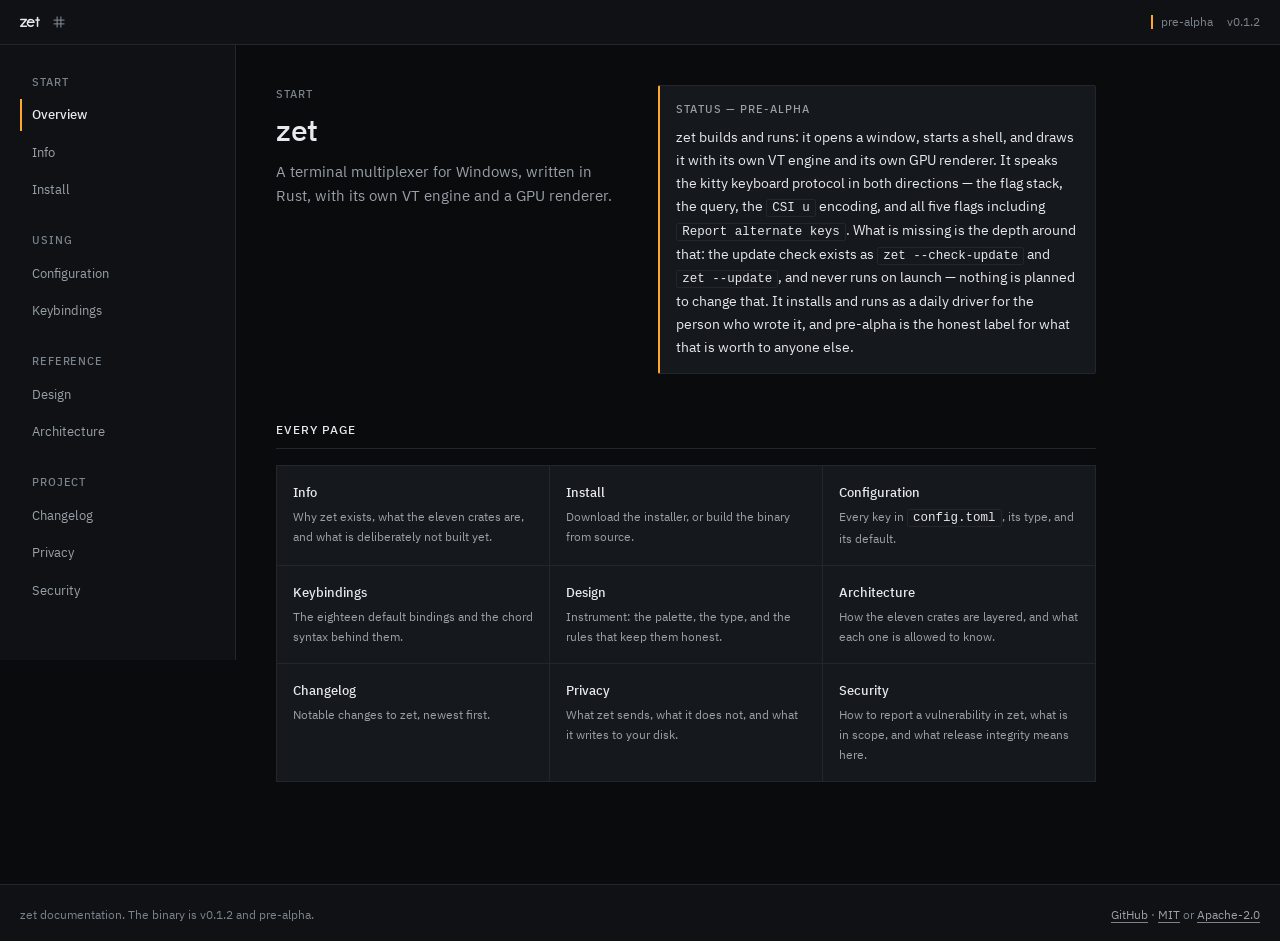
<file: docs/index.html>
<!doctype html>
<html lang="en">
<head>
<meta charset="utf-8">
<meta name="viewport" content="width=device-width, initial-scale=1">
<title>zet — a terminal multiplexer for Windows</title>
<meta name="description" content="zet is a terminal multiplexer for Windows, written in Rust, with its own VT engine and a GPU renderer.">
<link rel="stylesheet" href="assets/style.css">
<link rel="icon" href="favicon.ico" sizes="48x48">
<link rel="icon" href="assets/icon.svg" type="image/svg+xml">
<link rel="apple-touch-icon" href="assets/icon-180.png">
<meta name="theme-color" content="#0a0b0d">
<meta property="og:type" content="website">
<meta property="og:site_name" content="zet">
<meta property="og:title" content="zet — a terminal multiplexer for Windows">
<meta property="og:description" content="zet is a terminal multiplexer for Windows, written in Rust, with its own VT engine and a GPU renderer.">
<meta property="og:url" content="https://asterxsk.github.io/zet/">
<meta property="og:image" content="https://asterxsk.github.io/zet/assets/og.png">
<meta name="twitter:card" content="summary_large_image">
</head>
<body>
<a class="skip" href="#main">Skip to content</a>

<header class="topbar">
  <div class="topbar__inner">
    <a class="brand" href="index.html" aria-label="zet documentation">
      <svg class="brand__mark" viewBox="0 0 22 16" aria-hidden="true" focusable="false">
        <path d="M0.8 4.8 H6.8 L0.8 12 H6.8"></path>
        <path d="M7.95 7.8 H15.05 A3.6 3.6 0 1 0 14.05 10.95"></path>
        <path d="M18.7 2.6 V12"></path>
        <path d="M16.9 5.2 H20.5"></path>
      </svg>
      <svg class="brand__hash" viewBox="0 0 16 16" aria-hidden="true" focusable="false">
        <path d="M5.5 1.5 V14.5"></path>
        <path d="M10.5 1.5 V14.5"></path>
        <path d="M1.5 5.5 H14.5"></path>
        <path d="M1.5 10.5 H14.5"></path>
      </svg>
    </a>
    <span class="topbar__meta">
      <span class="topbar__status"><span class="lamp" aria-hidden="true"></span>pre-alpha</span>
      <span class="ver">v0.1.2</span>
    </span>
  </div>
</header>

<div class="shell">
  <nav class="nav" aria-label="Documentation">
    <div class="nav__section">
      <p class="nav__label">Start</p>
      <ul class="nav__list">
        <li><a class="nav__link" href="index.html" aria-current="page">Overview</a></li>
        <li><a class="nav__link" href="info.html">Info</a></li>
        <li><a class="nav__link" href="install.html">Install</a></li>
      </ul>
    </div>
    <div class="nav__section">
      <p class="nav__label">Using</p>
      <ul class="nav__list">
        <li><a class="nav__link" href="configuration.html">Configuration</a></li>
        <li><a class="nav__link" href="keybindings.html">Keybindings</a></li>
      </ul>
    </div>
    <div class="nav__section">
      <p class="nav__label">Reference</p>
      <ul class="nav__list">
        <li><a class="nav__link" href="design.html">Design</a></li>
        <li><a class="nav__link" href="architecture.html">Architecture</a></li>
      </ul>
    </div>
    <div class="nav__section">
      <p class="nav__label">Project</p>
      <ul class="nav__list">
        <li><a class="nav__link" href="changelog.html">Changelog</a></li>
        <li><a class="nav__link" href="privacy.html">Privacy</a></li>
        <li><a class="nav__link" href="security.html">Security</a></li>
      </ul>
    </div>
  </nav>

  <main id="main" class="main">
    <article class="doc">
      <div class="hero">
        <div class="hero__intro">
          <p class="eyebrow">Start</p>
          <h1>zet</h1>
          <p class="lede">A terminal multiplexer for Windows, written in Rust, with its own VT engine
          and a GPU renderer.</p>
        </div>

        <div class="callout">
          <span class="callout__label">Status — pre-alpha</span>
          <p>zet builds and runs: it opens a window, starts a shell, and draws it with its own VT
          engine and its own GPU renderer. It speaks the kitty keyboard protocol in both directions —
          the flag stack, the query, the <code>CSI u</code> encoding, and all five flags including
          <code>Report alternate keys</code>. What is missing is the depth around that:
          the update check exists as <code>zet --check-update</code> and <code>zet --update</code>,
          and never runs on launch — nothing is planned to change that.
          It installs and runs as a daily driver for the person who wrote it, and pre-alpha is the
          honest label for what that is worth to anyone else.</p>
        </div>
      </div>

      <h2>Every page</h2>

      <!-- Each card is its page's own `description` meta, word for word. A page whose
           summary changes has two places to change, and this comment is the reminder. -->

      <div class="grid">
        <a class="card" href="info.html">
          <span class="card__title">Info</span>
          <span class="card__body">Why zet exists, what the eleven crates are, and what is deliberately not built yet.</span>
        </a>
        <a class="card" href="install.html">
          <span class="card__title">Install</span>
          <span class="card__body">Download the installer, or build the binary from source.</span>
        </a>
        <a class="card" href="configuration.html">
          <span class="card__title">Configuration</span>
          <span class="card__body">Every key in <code>config.toml</code>, its type, and its default.</span>
        </a>
        <a class="card" href="keybindings.html">
          <span class="card__title">Keybindings</span>
          <span class="card__body">The eighteen default bindings and the chord syntax behind them.</span>
        </a>
        <a class="card" href="design.html">
          <span class="card__title">Design</span>
          <span class="card__body">Instrument: the palette, the type, and the rules that keep them honest.</span>
        </a>
        <a class="card" href="architecture.html">
          <span class="card__title">Architecture</span>
          <span class="card__body">How the eleven crates are layered, and what each one is allowed to know.</span>
        </a>
        <a class="card" href="changelog.html">
          <span class="card__title">Changelog</span>
          <span class="card__body">Notable changes to zet, newest first.</span>
        </a>
        <a class="card" href="privacy.html">
          <span class="card__title">Privacy</span>
          <span class="card__body">What zet sends, what it does not, and what it writes to your disk.</span>
        </a>
        <a class="card" href="security.html">
          <span class="card__title">Security</span>
          <span class="card__body">How to report a vulnerability in zet, what is in scope, and what release integrity means here.</span>
        </a>
      </div>
    </article>
  </main>
</div>

<footer class="footer">
  <div class="footer__inner">
    <span>zet documentation. The binary is <span class="ver">v0.1.2</span> and pre-alpha.</span>
    <span>
      <a href="https://github.com/asterxsk/zet">GitHub</a> ·
      <a href="https://github.com/asterxsk/zet/blob/main/LICENSE-MIT">MIT</a> or
      <a href="https://github.com/asterxsk/zet/blob/main/LICENSE-APACHE">Apache-2.0</a>
    </span>
  </div>
</footer>
</body>
</html>
</file>
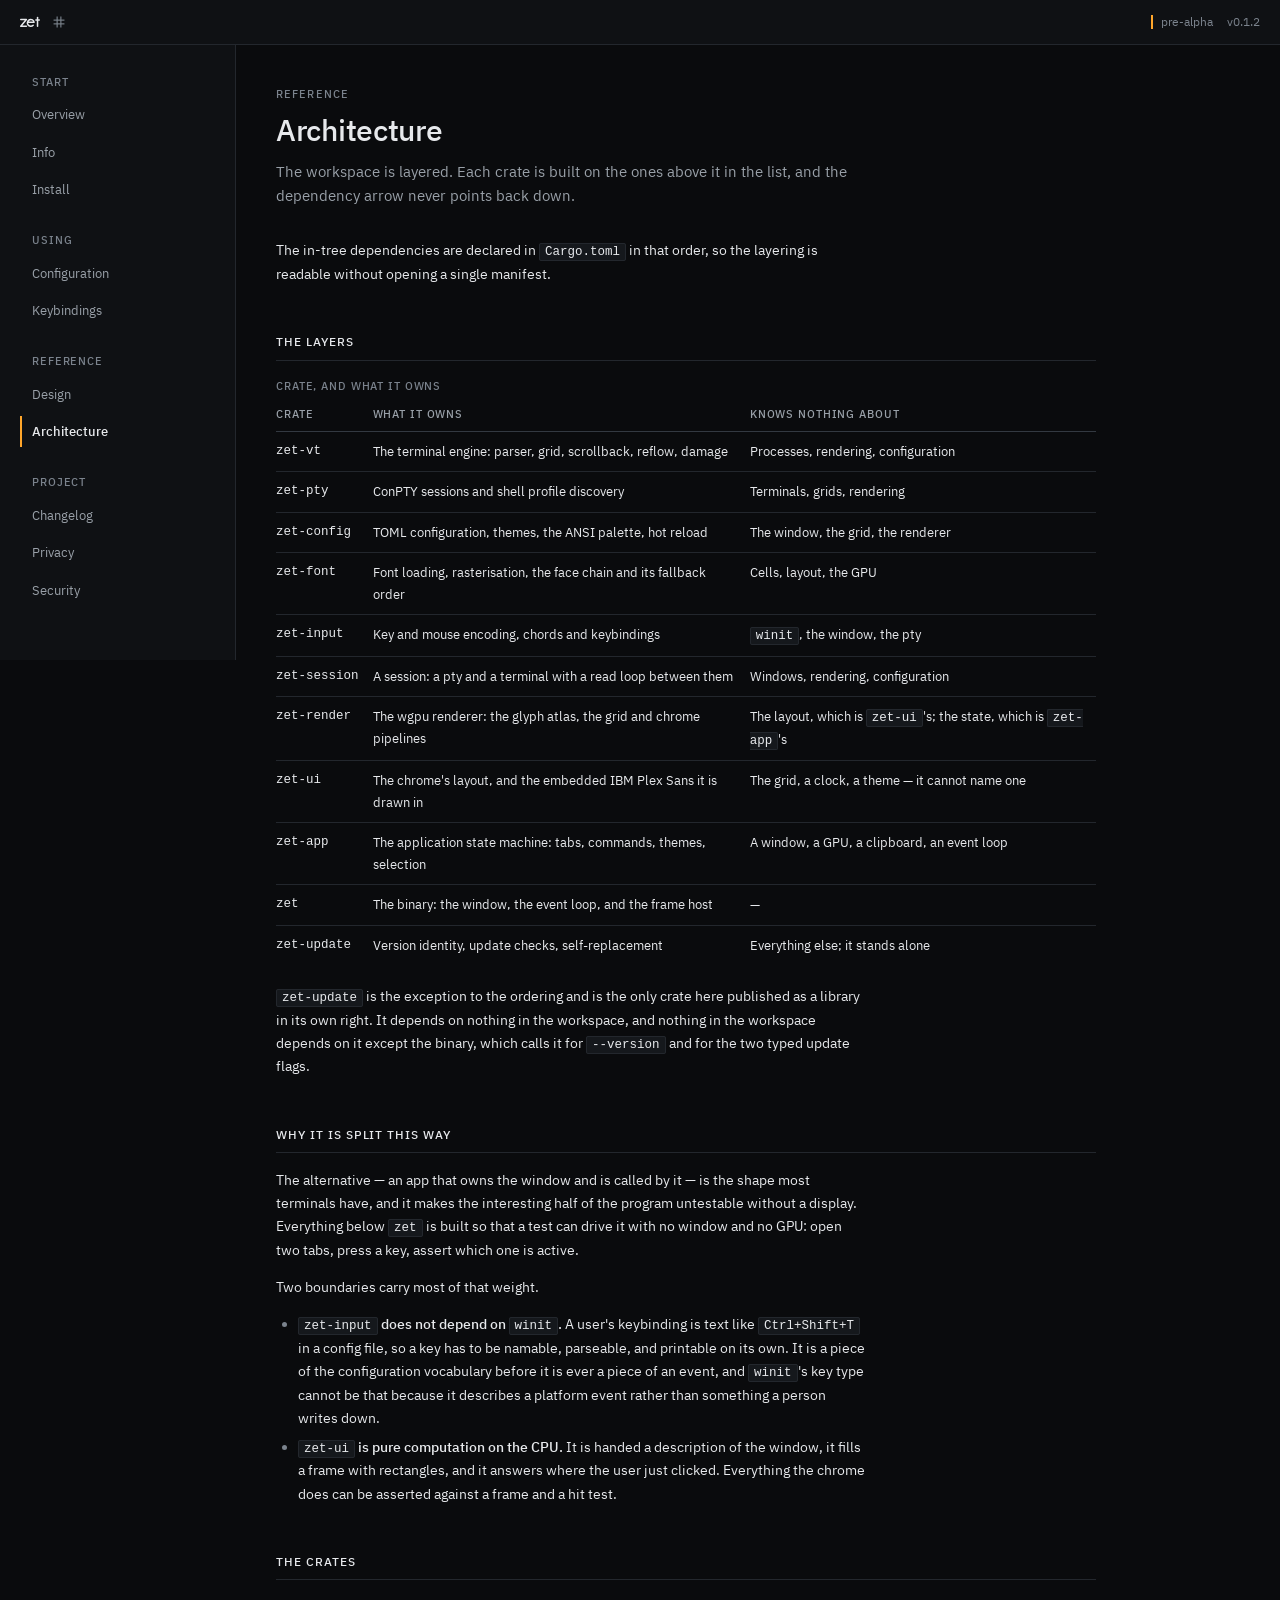
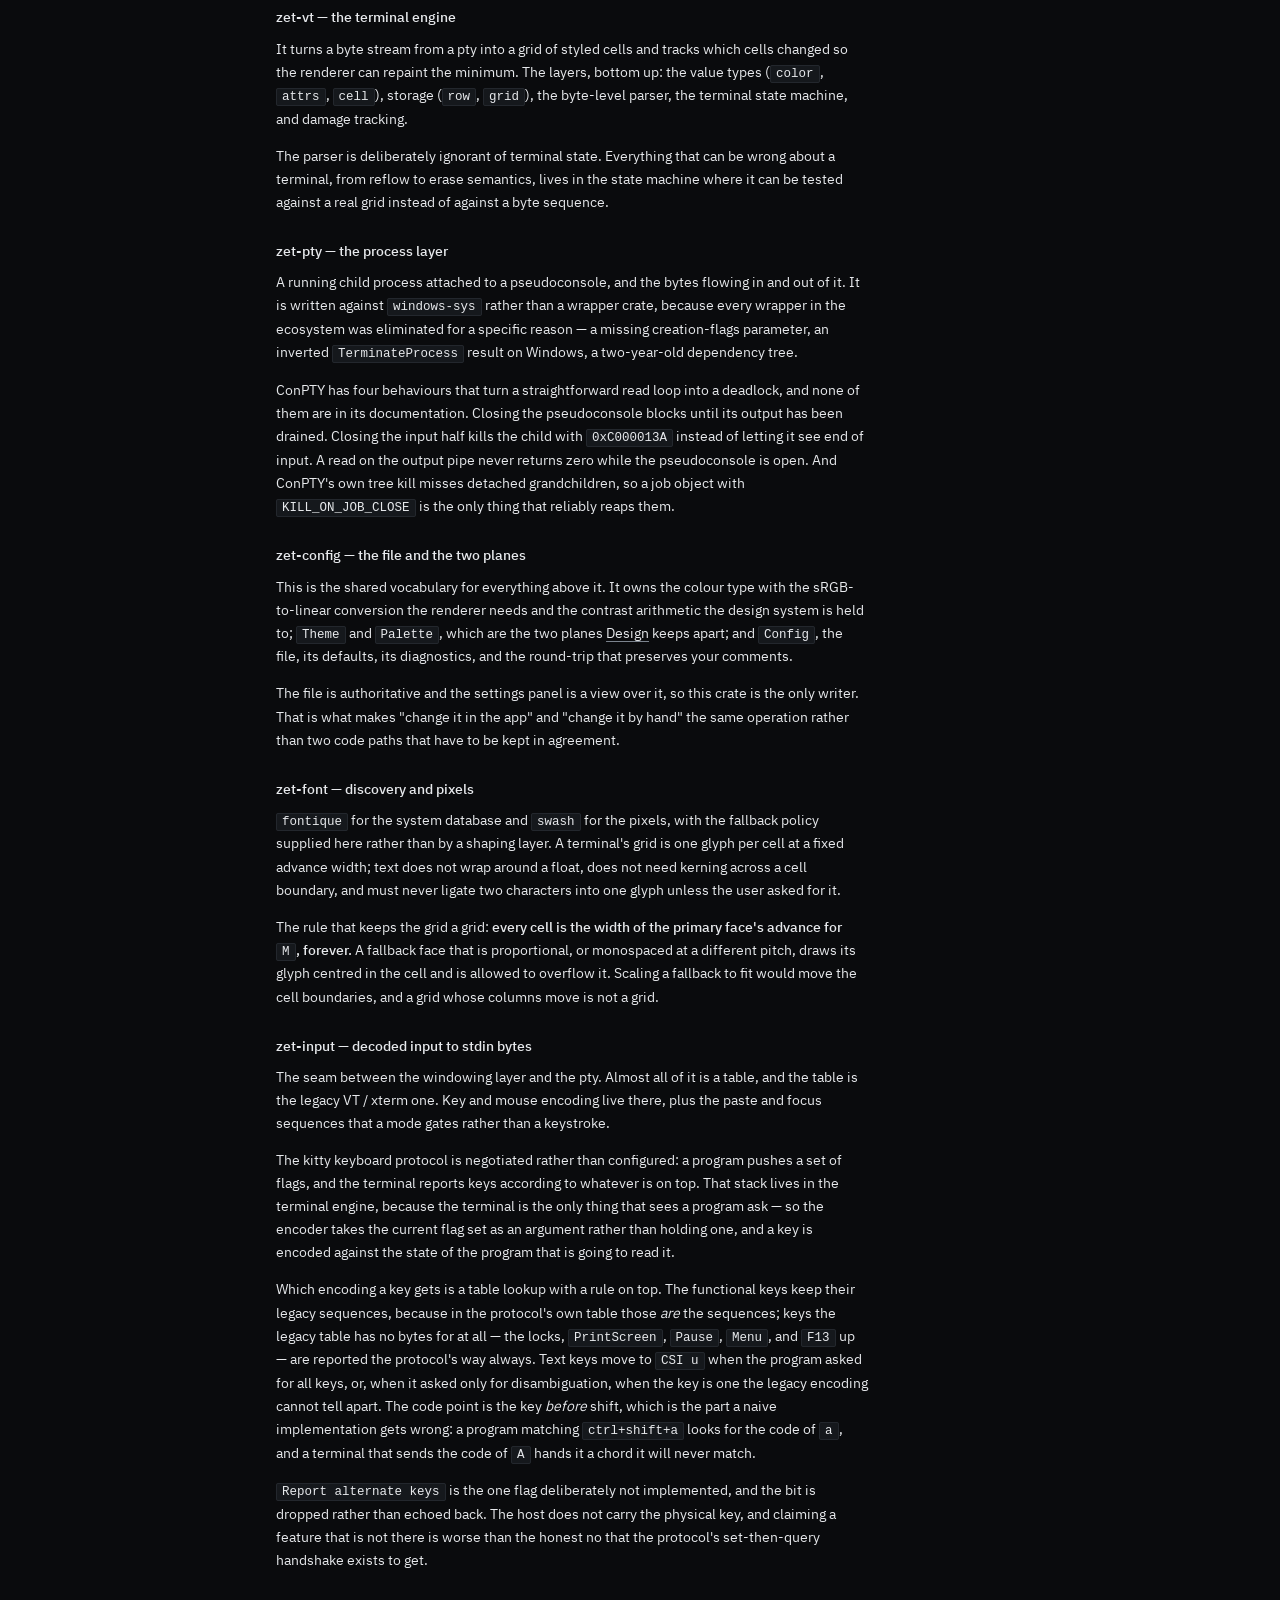
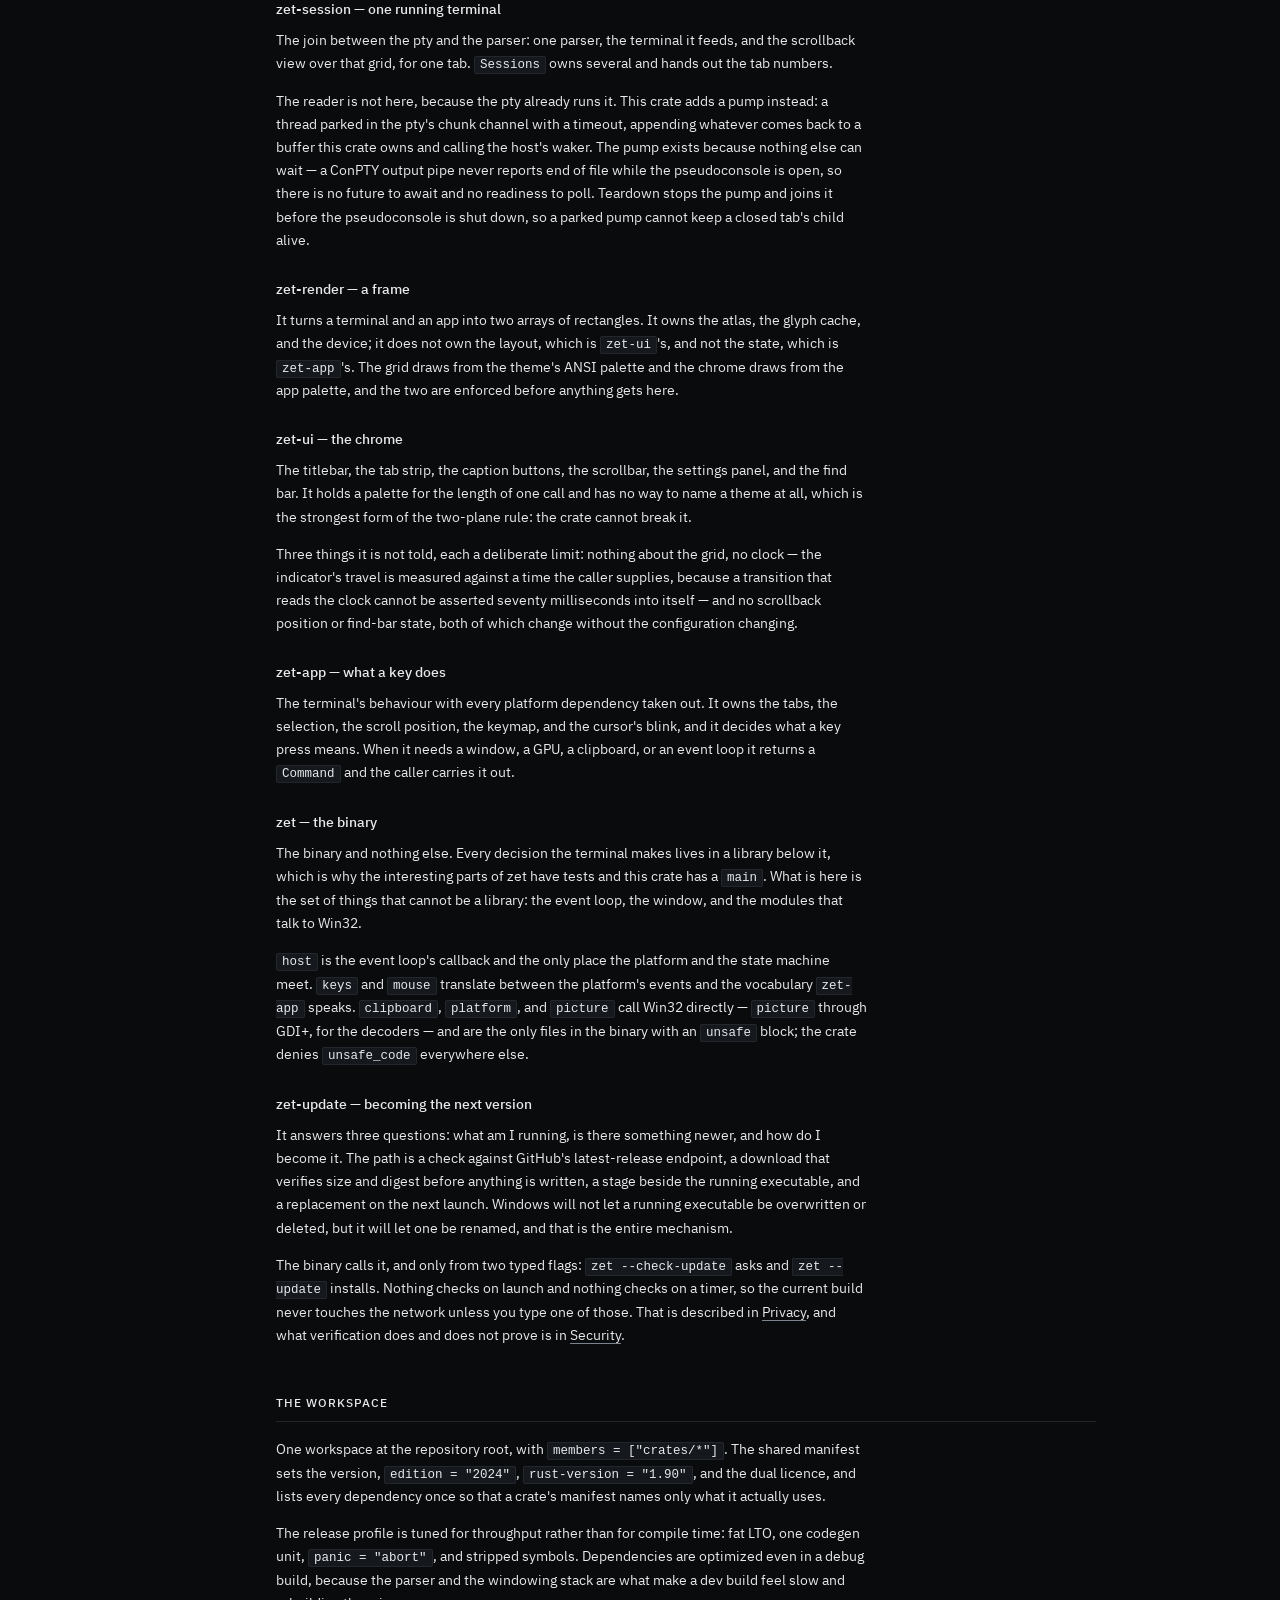
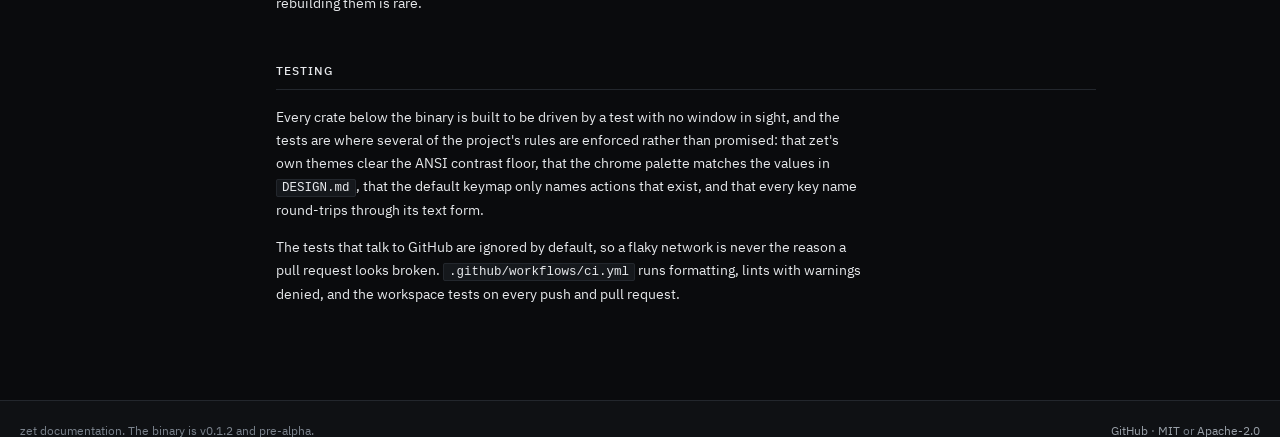
<file: docs/architecture.html>
<!doctype html>
<html lang="en">
<head>
<meta charset="utf-8">
<meta name="viewport" content="width=device-width, initial-scale=1">
<title>Architecture — zet</title>
<meta name="description" content="How zet's eleven crates are layered, and what each one is allowed to know.">
<link rel="stylesheet" href="assets/style.css">
<link rel="icon" href="favicon.ico" sizes="48x48">
<link rel="icon" href="assets/icon.svg" type="image/svg+xml">
<link rel="apple-touch-icon" href="assets/icon-180.png">
<meta name="theme-color" content="#0a0b0d">
<meta property="og:type" content="website">
<meta property="og:site_name" content="zet">
<meta property="og:title" content="Architecture — zet">
<meta property="og:description" content="How zet&#x27;s eleven crates are layered, and what each one is allowed to know.">
<meta property="og:url" content="https://asterxsk.github.io/zet/architecture.html">
<meta property="og:image" content="https://asterxsk.github.io/zet/assets/og.png">
<meta name="twitter:card" content="summary_large_image">
</head>
<body>
<a class="skip" href="#main">Skip to content</a>

<header class="topbar">
  <div class="topbar__inner">
    <a class="brand" href="index.html" aria-label="zet documentation">
      <svg class="brand__mark" viewBox="0 0 22 16" aria-hidden="true" focusable="false">
        <path d="M0.8 4.8 H6.8 L0.8 12 H6.8"></path>
        <path d="M7.95 7.8 H15.05 A3.6 3.6 0 1 0 14.05 10.95"></path>
        <path d="M18.7 2.6 V12"></path>
        <path d="M16.9 5.2 H20.5"></path>
      </svg>
      <svg class="brand__hash" viewBox="0 0 16 16" aria-hidden="true" focusable="false">
        <path d="M5.5 1.5 V14.5"></path>
        <path d="M10.5 1.5 V14.5"></path>
        <path d="M1.5 5.5 H14.5"></path>
        <path d="M1.5 10.5 H14.5"></path>
      </svg>
    </a>
    <span class="topbar__meta">
      <span class="topbar__status"><span class="lamp" aria-hidden="true"></span>pre-alpha</span>
      <span class="ver">v0.1.2</span>
    </span>
  </div>
</header>

<div class="shell">
  <nav class="nav" aria-label="Documentation">
    <div class="nav__section">
      <p class="nav__label">Start</p>
      <ul class="nav__list">
        <li><a class="nav__link" href="index.html">Overview</a></li>
        <li><a class="nav__link" href="info.html">Info</a></li>
        <li><a class="nav__link" href="install.html">Install</a></li>
      </ul>
    </div>
    <div class="nav__section">
      <p class="nav__label">Using</p>
      <ul class="nav__list">
        <li><a class="nav__link" href="configuration.html">Configuration</a></li>
        <li><a class="nav__link" href="keybindings.html">Keybindings</a></li>
      </ul>
    </div>
    <div class="nav__section">
      <p class="nav__label">Reference</p>
      <ul class="nav__list">
        <li><a class="nav__link" href="design.html">Design</a></li>
        <li><a class="nav__link" href="architecture.html" aria-current="page">Architecture</a></li>
      </ul>
    </div>
    <div class="nav__section">
      <p class="nav__label">Project</p>
      <ul class="nav__list">
        <li><a class="nav__link" href="changelog.html">Changelog</a></li>
        <li><a class="nav__link" href="privacy.html">Privacy</a></li>
        <li><a class="nav__link" href="security.html">Security</a></li>
      </ul>
    </div>
  </nav>

  <main id="main" class="main">
    <article class="doc">
      <p class="eyebrow">Reference</p>
      <h1>Architecture</h1>
      <p class="lede">The workspace is layered. Each crate is built on the ones above it in the list,
      and the dependency arrow never points back down.</p>

      <p>The in-tree dependencies are declared in <code>Cargo.toml</code> in that order, so the
      layering is readable without opening a single manifest.</p>

      <h2>The layers</h2>

      <table>
        <caption>Crate, and what it owns</caption>
        <thead>
          <tr><th scope="col">Crate</th><th scope="col">What it owns</th><th scope="col">Knows nothing about</th></tr>
        </thead>
        <tbody>
          <tr><td class="k">zet-vt</td><td>The terminal engine: parser, grid, scrollback, reflow, damage</td><td>Processes, rendering, configuration</td></tr>
          <tr><td class="k">zet-pty</td><td>ConPTY sessions and shell profile discovery</td><td>Terminals, grids, rendering</td></tr>
          <tr><td class="k">zet-config</td><td>TOML configuration, themes, the ANSI palette, hot reload</td><td>The window, the grid, the renderer</td></tr>
          <tr><td class="k">zet-font</td><td>Font loading, rasterisation, the face chain and its fallback order</td><td>Cells, layout, the GPU</td></tr>
          <tr><td class="k">zet-input</td><td>Key and mouse encoding, chords and keybindings</td><td><code>winit</code>, the window, the pty</td></tr>
          <tr><td class="k">zet-session</td><td>A session: a pty and a terminal with a read loop between them</td><td>Windows, rendering, configuration</td></tr>
          <tr><td class="k">zet-render</td><td>The wgpu renderer: the glyph atlas, the grid and chrome pipelines</td><td>The layout, which is <code>zet-ui</code>'s; the state, which is <code>zet-app</code>'s</td></tr>
          <tr><td class="k">zet-ui</td><td>The chrome's layout, and the embedded IBM Plex Sans it is drawn in</td><td>The grid, a clock, a theme — it cannot name one</td></tr>
          <tr><td class="k">zet-app</td><td>The application state machine: tabs, commands, themes, selection</td><td>A window, a GPU, a clipboard, an event loop</td></tr>
          <tr><td class="k">zet</td><td>The binary: the window, the event loop, and the frame host</td><td>—</td></tr>
          <tr><td class="k">zet-update</td><td>Version identity, update checks, self-replacement</td><td>Everything else; it stands alone</td></tr>
        </tbody>
      </table>

      <p><code>zet-update</code> is the exception to the ordering and is the only crate here published
      as a library in its own right. It depends on nothing in the workspace, and nothing in the
      workspace depends on it except the binary, which calls it for <code>--version</code> and for
      the two typed update flags.</p>

      <h2>Why it is split this way</h2>

      <p>The alternative — an app that owns the window and is called by it — is the shape most
      terminals have, and it makes the interesting half of the program untestable without a display.
      Everything below <code>zet</code> is built so that a test can drive it with no window and no
      GPU: open two tabs, press a key, assert which one is active.</p>

      <p>Two boundaries carry most of that weight.</p>

      <ul>
        <li><strong><code>zet-input</code> does not depend on <code>winit</code>.</strong> A user's
        keybinding is text like <code>Ctrl+Shift+T</code> in a config file, so a key has to be
        namable, parseable, and printable on its own. It is a piece of the configuration vocabulary
        before it is ever a piece of an event, and <code>winit</code>'s key type cannot be that
        because it describes a platform event rather than something a person writes down.</li>
        <li><strong><code>zet-ui</code> is pure computation on the CPU.</strong> It is handed a
        description of the window, it fills a frame with rectangles, and it answers where the user
        just clicked. Everything the chrome does can be asserted against a frame and a hit test.</li>
      </ul>

      <h2>The crates</h2>

      <h3>zet-vt — the terminal engine</h3>

      <p>It turns a byte stream from a pty into a grid of styled cells and tracks which cells changed
      so the renderer can repaint the minimum. The layers, bottom up: the value types (<code>color</code>,
      <code>attrs</code>, <code>cell</code>), storage (<code>row</code>, <code>grid</code>), the
      byte-level parser, the terminal state machine, and damage tracking.</p>

      <p>The parser is deliberately ignorant of terminal state. Everything that can be wrong about a
      terminal, from reflow to erase semantics, lives in the state machine where it can be tested
      against a real grid instead of against a byte sequence.</p>

      <h3>zet-pty — the process layer</h3>

      <p>A running child process attached to a pseudoconsole, and the bytes flowing in and out of it.
      It is written against <code>windows-sys</code> rather than a wrapper crate, because every
      wrapper in the ecosystem was eliminated for a specific reason — a missing creation-flags
      parameter, an inverted <code>TerminateProcess</code> result on Windows, a two-year-old
      dependency tree.</p>

      <p>ConPTY has four behaviours that turn a straightforward read loop into a deadlock, and none of
      them are in its documentation. Closing the pseudoconsole blocks until its output has been
      drained. Closing the input half kills the child with <code>0xC000013A</code> instead of letting
      it see end of input. A read on the output pipe never returns zero while the pseudoconsole is
      open. And ConPTY's own tree kill misses detached grandchildren, so a job object with
      <code>KILL_ON_JOB_CLOSE</code> is the only thing that reliably reaps them.</p>

      <h3>zet-config — the file and the two planes</h3>

      <p>This is the shared vocabulary for everything above it. It owns the colour type with the
      sRGB-to-linear conversion the renderer needs and the contrast arithmetic the design system is
      held to; <code>Theme</code> and <code>Palette</code>, which are the two planes
      <a href="design.html">Design</a> keeps apart; and <code>Config</code>, the file, its defaults,
      its diagnostics, and the round-trip that preserves your comments.</p>

      <p>The file is authoritative and the settings panel is a view over it, so this crate is the
      only writer. That is what makes "change it in the app" and "change it by hand" the same
      operation rather than two code paths that have to be kept in agreement.</p>

      <h3>zet-font — discovery and pixels</h3>

      <p><code>fontique</code> for the system database and <code>swash</code> for the pixels, with the
      fallback policy supplied here rather than by a shaping layer. A terminal's grid is one glyph per
      cell at a fixed advance width; text does not wrap around a float, does not need kerning across a
      cell boundary, and must never ligate two characters into one glyph unless the user asked for it.</p>

      <p>The rule that keeps the grid a grid: <strong>every cell is the width of the primary face's
      advance for <code>M</code>, forever.</strong> A fallback face that is proportional, or
      monospaced at a different pitch, draws its glyph centred in the cell and is allowed to overflow
      it. Scaling a fallback to fit would move the cell boundaries, and a grid whose columns move is
      not a grid.</p>

      <h3>zet-input — decoded input to stdin bytes</h3>

      <p>The seam between the windowing layer and the pty. Almost all of it is a table, and the table
      is the legacy VT / xterm one. Key and mouse encoding live there, plus the paste and focus
      sequences that a mode gates rather than a keystroke.</p>

      <p>The kitty keyboard protocol is negotiated rather than configured: a program pushes a set of
      flags, and the terminal reports keys according to whatever is on top. That stack lives in the
      terminal engine, because the terminal is the only thing that sees a program ask — so the
      encoder takes the current flag set as an argument rather than holding one, and a key is encoded
      against the state of the program that is going to read it.</p>

      <p>Which encoding a key gets is a table lookup with a rule on top. The functional keys keep
      their legacy sequences, because in the protocol's own table those <em>are</em> the sequences;
      keys the legacy table has no bytes for at all — the locks, <code>PrintScreen</code>,
      <code>Pause</code>, <code>Menu</code>, and <code>F13</code> up — are reported the protocol's
      way always. Text keys move to <code>CSI u</code> when the program asked for all keys, or, when
      it asked only for disambiguation, when the key is one the legacy encoding cannot tell apart.
      The code point is the key <em>before</em> shift, which is the part a naive implementation gets
      wrong: a program matching <code>ctrl+shift+a</code> looks for the code of <code>a</code>, and a
      terminal that sends the code of <code>A</code> hands it a chord it will never match.</p>

      <p><code>Report alternate keys</code> is the one flag deliberately not implemented, and the bit
      is dropped rather than echoed back. The host does not carry the physical key, and claiming a
      feature that is not there is worse than the honest no that the protocol's set-then-query
      handshake exists to get.</p>

      <h3>zet-session — one running terminal</h3>

      <p>The join between the pty and the parser: one parser, the terminal it feeds, and the scrollback
      view over that grid, for one tab. <code>Sessions</code> owns several and hands out the tab
      numbers.</p>

      <p>The reader is not here, because the pty already runs it. This crate adds a pump instead: a
      thread parked in the pty's chunk channel with a timeout, appending whatever comes back to a
      buffer this crate owns and calling the host's waker. The pump exists because nothing else can
      wait — a ConPTY output pipe never reports end of file while the pseudoconsole is open, so there
      is no future to await and no readiness to poll. Teardown stops the pump and joins it before the
      pseudoconsole is shut down, so a parked pump cannot keep a closed tab's child alive.</p>

      <h3>zet-render — a frame</h3>

      <p>It turns a terminal and an app into two arrays of rectangles. It owns the atlas, the glyph
      cache, and the device; it does not own the layout, which is <code>zet-ui</code>'s, and not the
      state, which is <code>zet-app</code>'s. The grid draws from the theme's ANSI palette and the
      chrome draws from the app palette, and the two are enforced before anything gets here.</p>

      <h3>zet-ui — the chrome</h3>

      <p>The titlebar, the tab strip, the caption buttons, the scrollbar, the settings panel, and the
      find bar. It holds a palette for the length of one call and has no way to name a theme at all,
      which is the strongest form of the two-plane rule: the crate cannot break it.</p>

      <p>Three things it is not told, each a deliberate limit: nothing about the grid, no clock — the
      indicator's travel is measured against a time the caller supplies, because a transition that
      reads the clock cannot be asserted seventy milliseconds into itself — and no scrollback position
      or find-bar state, both of which change without the configuration changing.</p>

      <h3>zet-app — what a key does</h3>

      <p>The terminal's behaviour with every platform dependency taken out. It owns the tabs, the
      selection, the scroll position, the keymap, and the cursor's blink, and it decides what a key
      press means. When it needs a window, a GPU, a clipboard, or an event loop it returns a
      <code>Command</code> and the caller carries it out.</p>

      <h3>zet — the binary</h3>

      <p>The binary and nothing else. Every decision the terminal makes lives in a library below it,
      which is why the interesting parts of zet have tests and this crate has a <code>main</code>.
      What is here is the set of things that cannot be a library: the event loop, the window, and the
      modules that talk to Win32.</p>

      <p><code>host</code> is the event loop's callback and the only place the platform and the state
      machine meet. <code>keys</code> and <code>mouse</code> translate between the platform's events
      and the vocabulary <code>zet-app</code> speaks. <code>clipboard</code>, <code>platform</code>,
      and <code>picture</code> call Win32 directly — <code>picture</code> through GDI+, for the
      decoders — and are the only files in the binary with an <code>unsafe</code> block; the crate
      denies <code>unsafe_code</code> everywhere else.</p>

      <h3>zet-update — becoming the next version</h3>

      <p>It answers three questions: what am I running, is there something newer, and how do I become
      it. The path is a check against GitHub's latest-release endpoint, a download that verifies size
      and digest before anything is written, a stage beside the running executable, and a replacement
      on the next launch. Windows will not let a running executable be overwritten or deleted, but it
      will let one be renamed, and that is the entire mechanism.</p>

      <p>The binary calls it, and only from two typed flags: <code>zet --check-update</code> asks and
      <code>zet --update</code> installs. Nothing checks on launch and nothing checks on a timer, so
      the current build never touches the network unless you type one of those. That is described in
      <a href="privacy.html">Privacy</a>, and what verification does and does not prove is in
      <a href="security.html">Security</a>.</p>

      <h2>The workspace</h2>

      <p>One workspace at the repository root, with <code>members = ["crates/*"]</code>. The shared
      manifest sets the version, <code>edition = "2024"</code>, <code>rust-version = "1.90"</code>,
      and the dual licence, and lists every dependency once so that a crate's manifest names only what
      it actually uses.</p>

      <p>The release profile is tuned for throughput rather than for compile time: fat LTO, one codegen
      unit, <code>panic = "abort"</code>, and stripped symbols. Dependencies are optimized even in a
      debug build, because the parser and the windowing stack are what make a dev build feel slow and
      rebuilding them is rare.</p>

      <h2>Testing</h2>

      <p>Every crate below the binary is built to be driven by a test with no window in sight, and the
      tests are where several of the project's rules are enforced rather than promised: that zet's own
      themes clear the ANSI contrast floor, that the chrome palette matches the values in
      <code>DESIGN.md</code>, that the default keymap only names actions that exist, and that every
      key name round-trips through its text form.</p>

      <p>The tests that talk to GitHub are ignored by default, so a flaky network is never the reason
      a pull request looks broken. <code>.github/workflows/ci.yml</code> runs formatting, lints with
      warnings denied, and the workspace tests on every push and pull request.</p>
    </article>
  </main>
</div>

<footer class="footer">
  <div class="footer__inner">
    <span>zet documentation. The binary is <span class="ver">v0.1.2</span> and pre-alpha.</span>
    <span>
      <a href="https://github.com/asterxsk/zet">GitHub</a> ·
      <a href="https://github.com/asterxsk/zet/blob/main/LICENSE-MIT">MIT</a> or
      <a href="https://github.com/asterxsk/zet/blob/main/LICENSE-APACHE">Apache-2.0</a>
    </span>
  </div>
</footer>
</body>
</html>
</file>
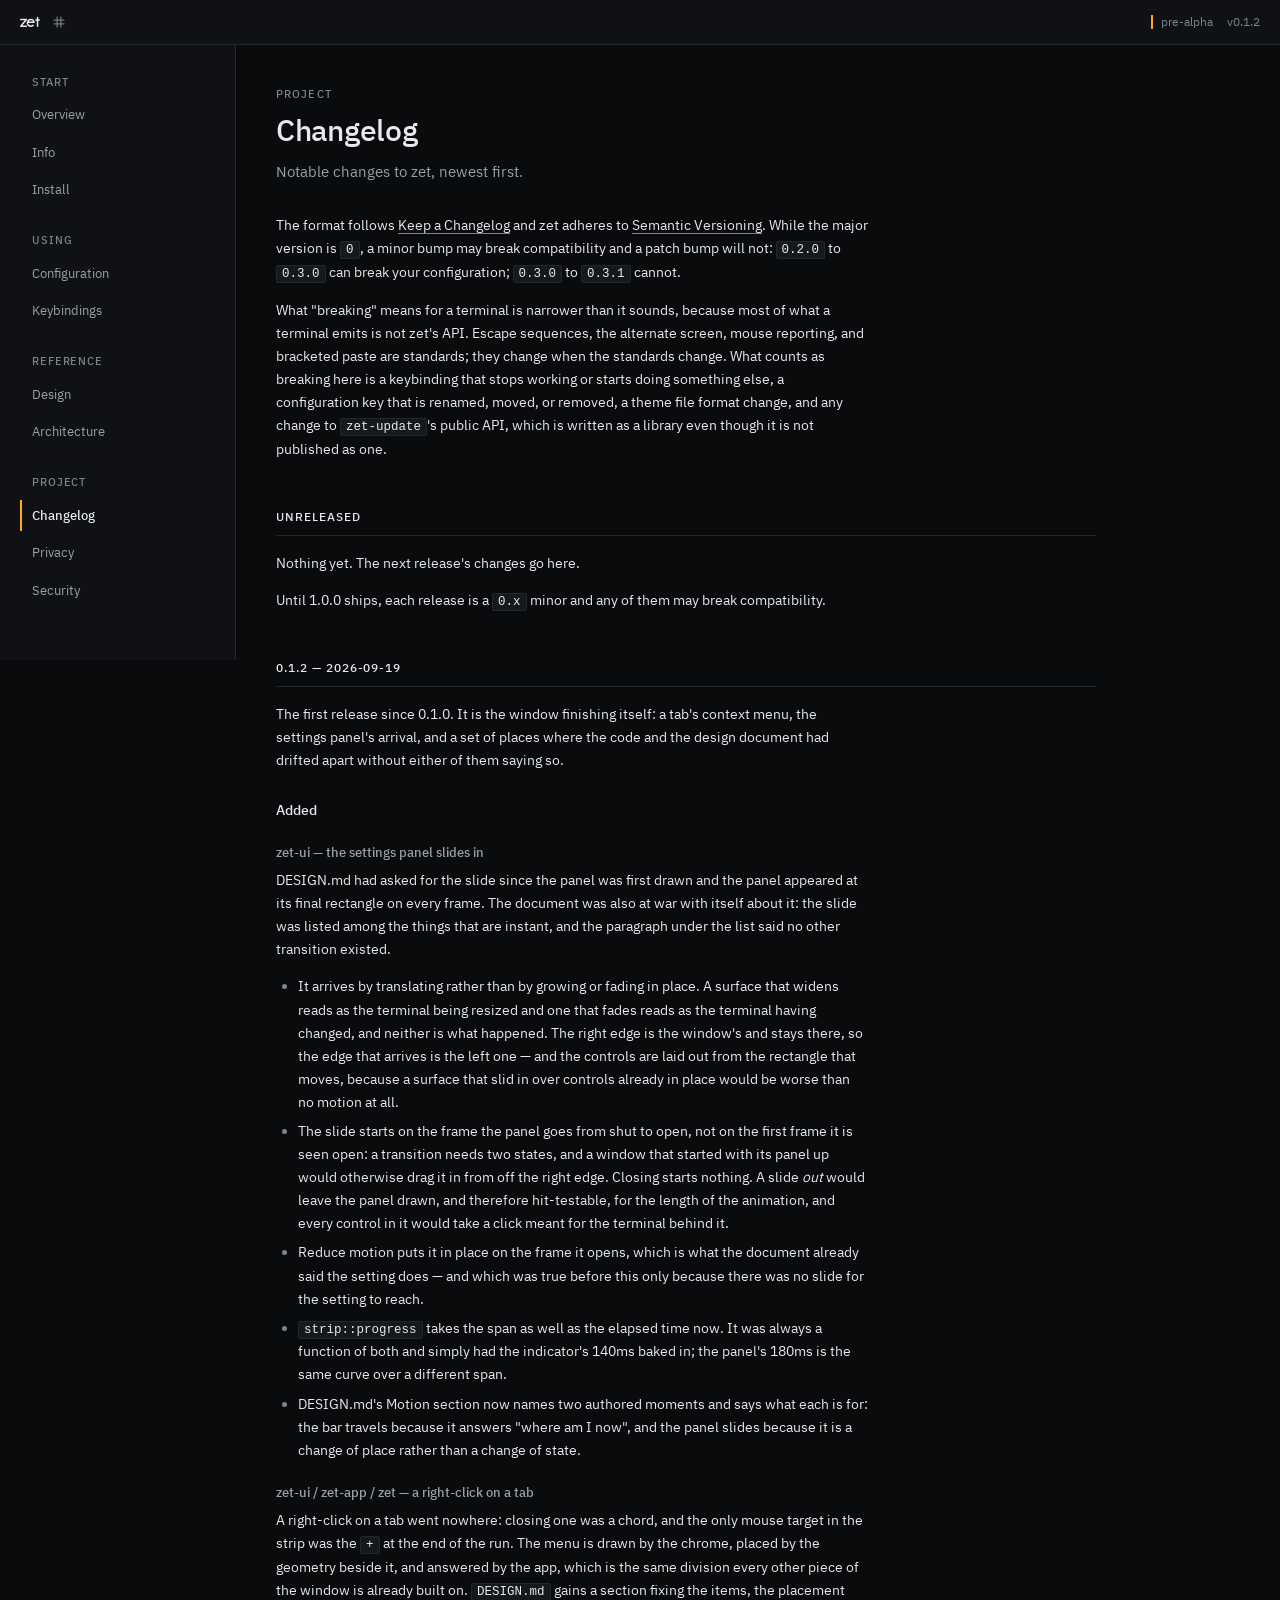
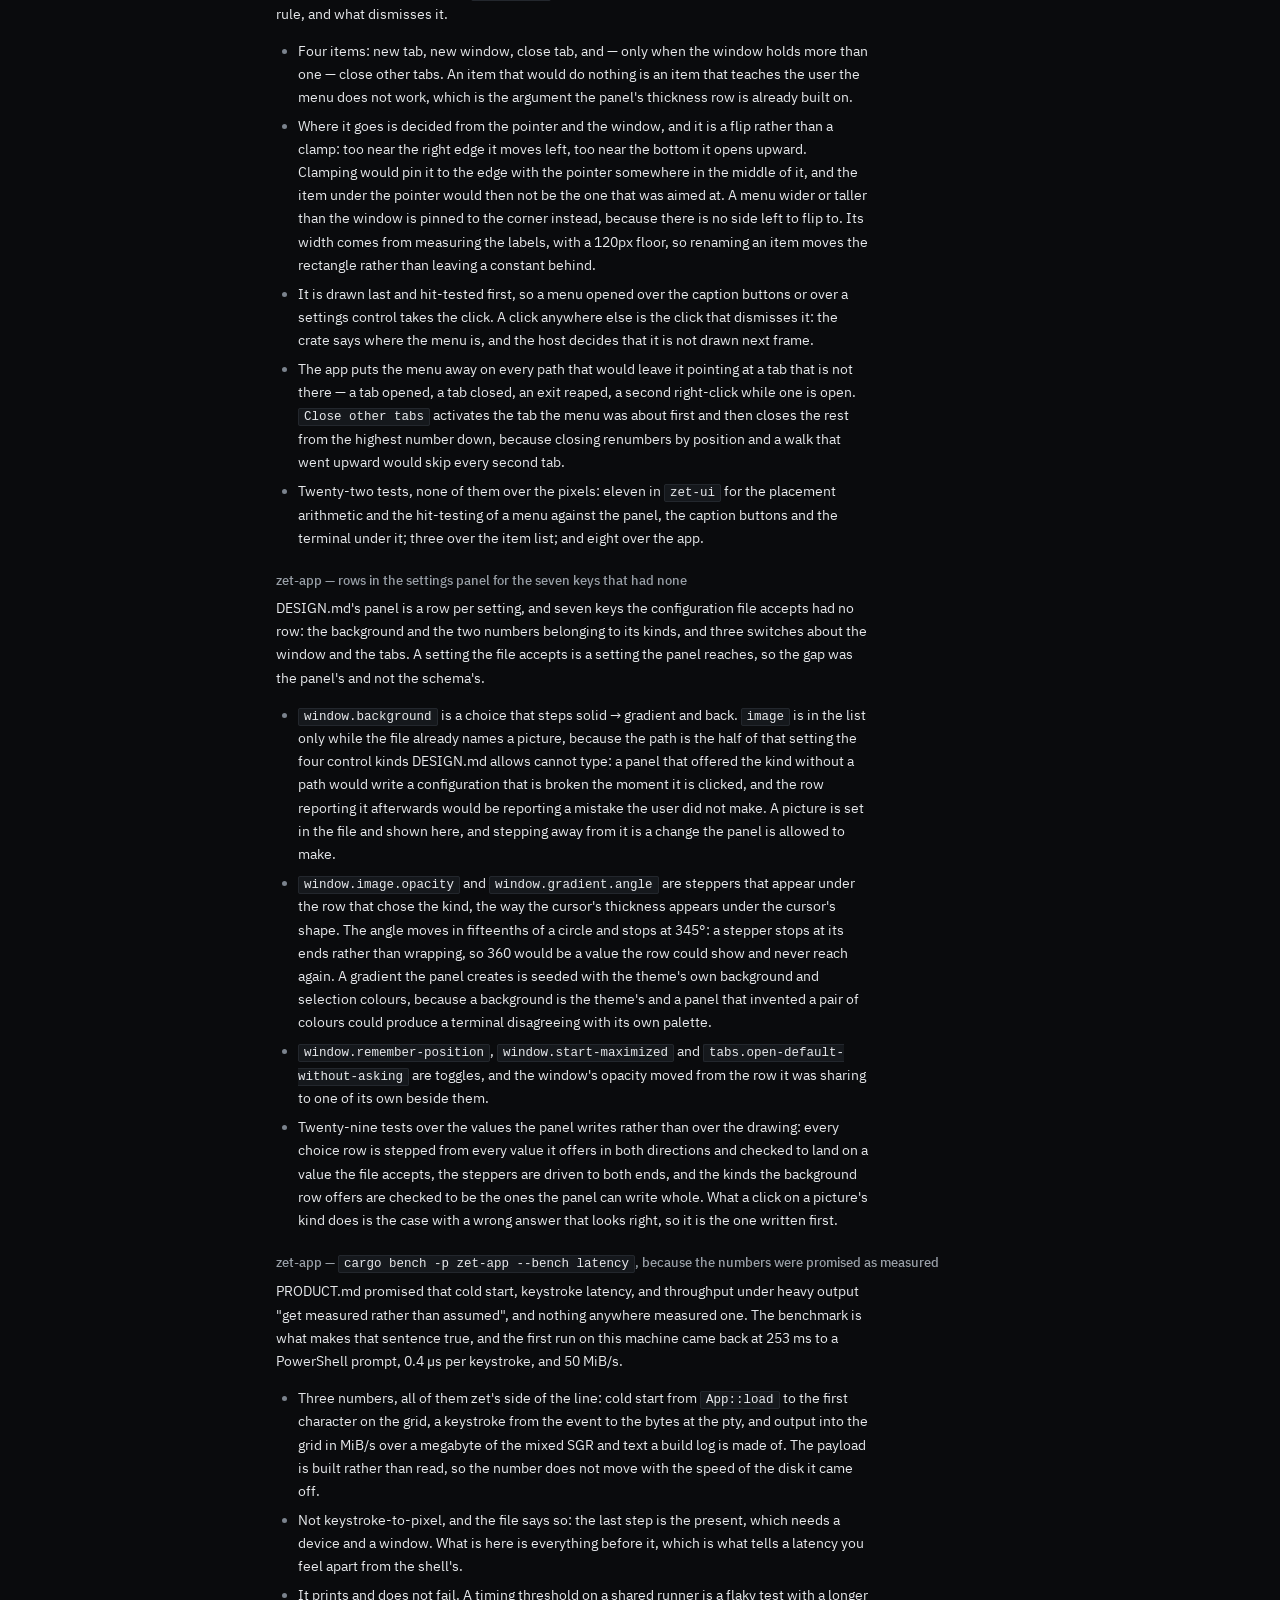
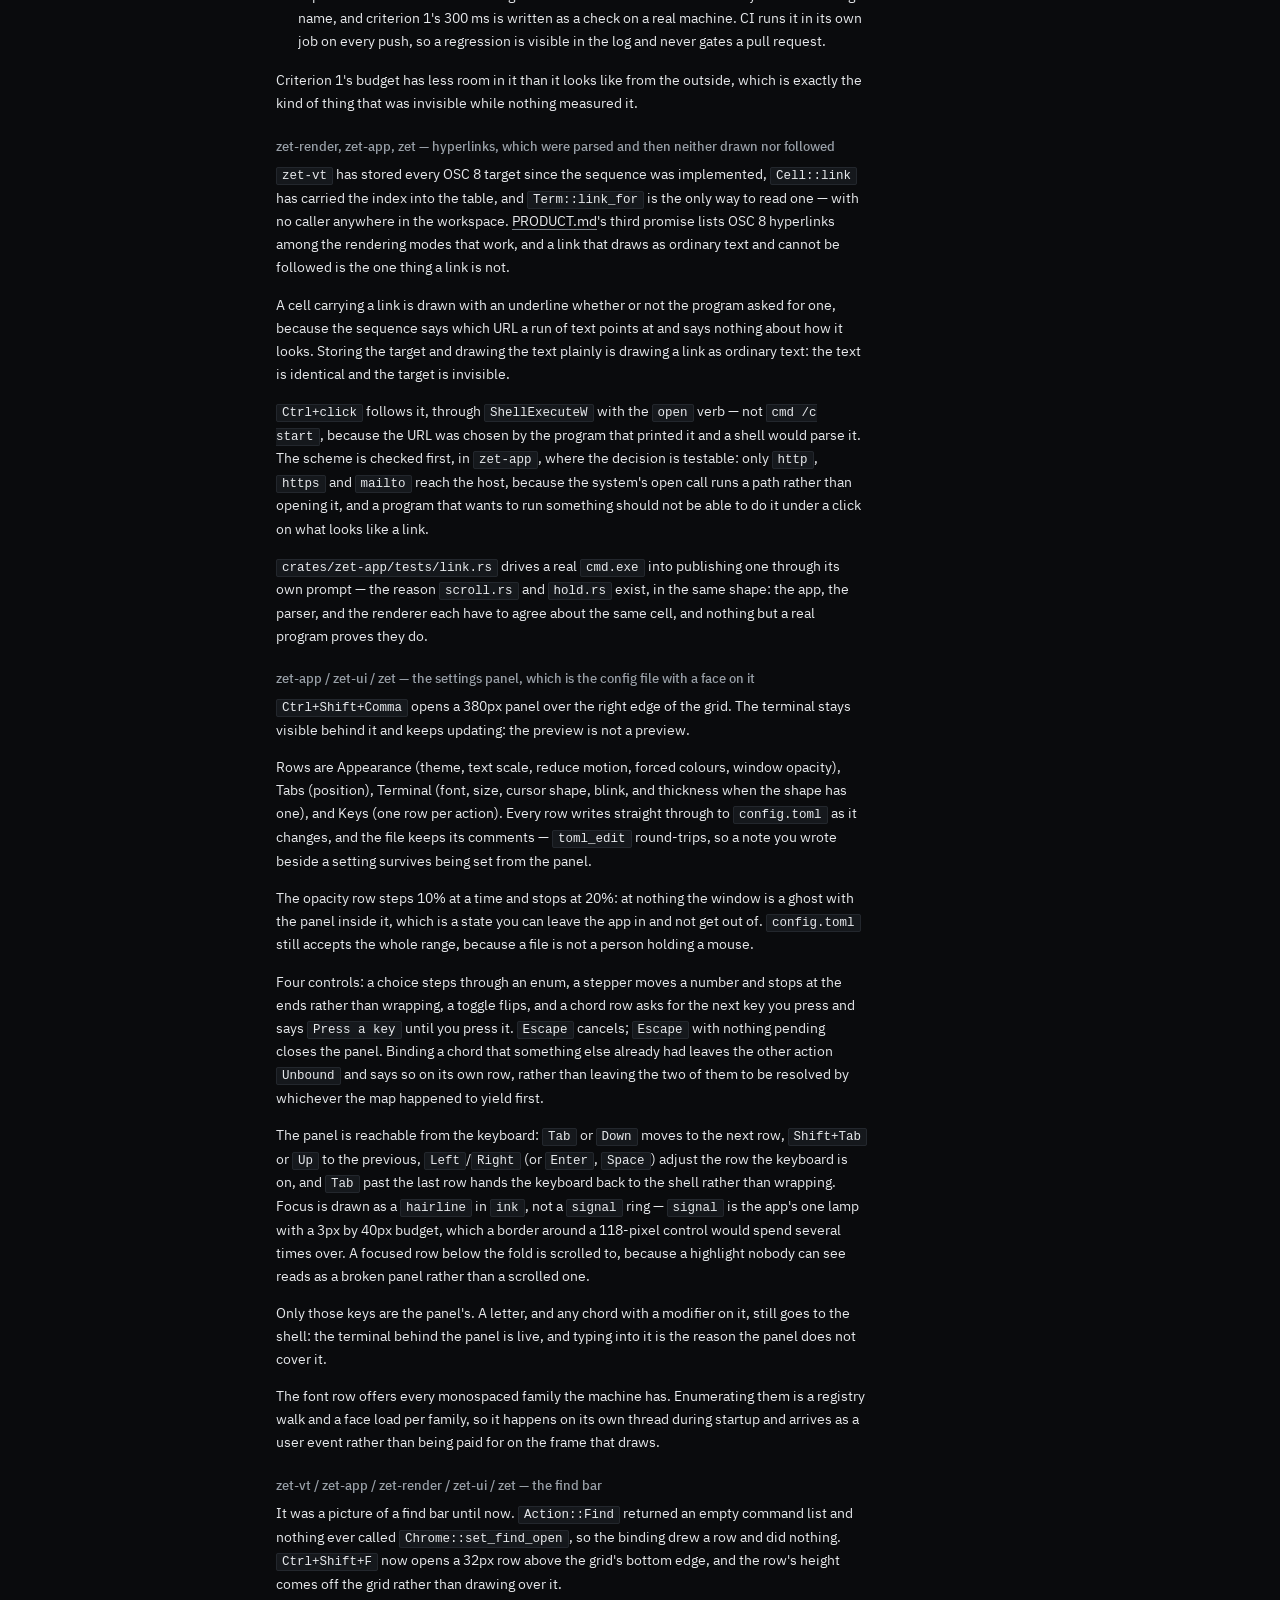
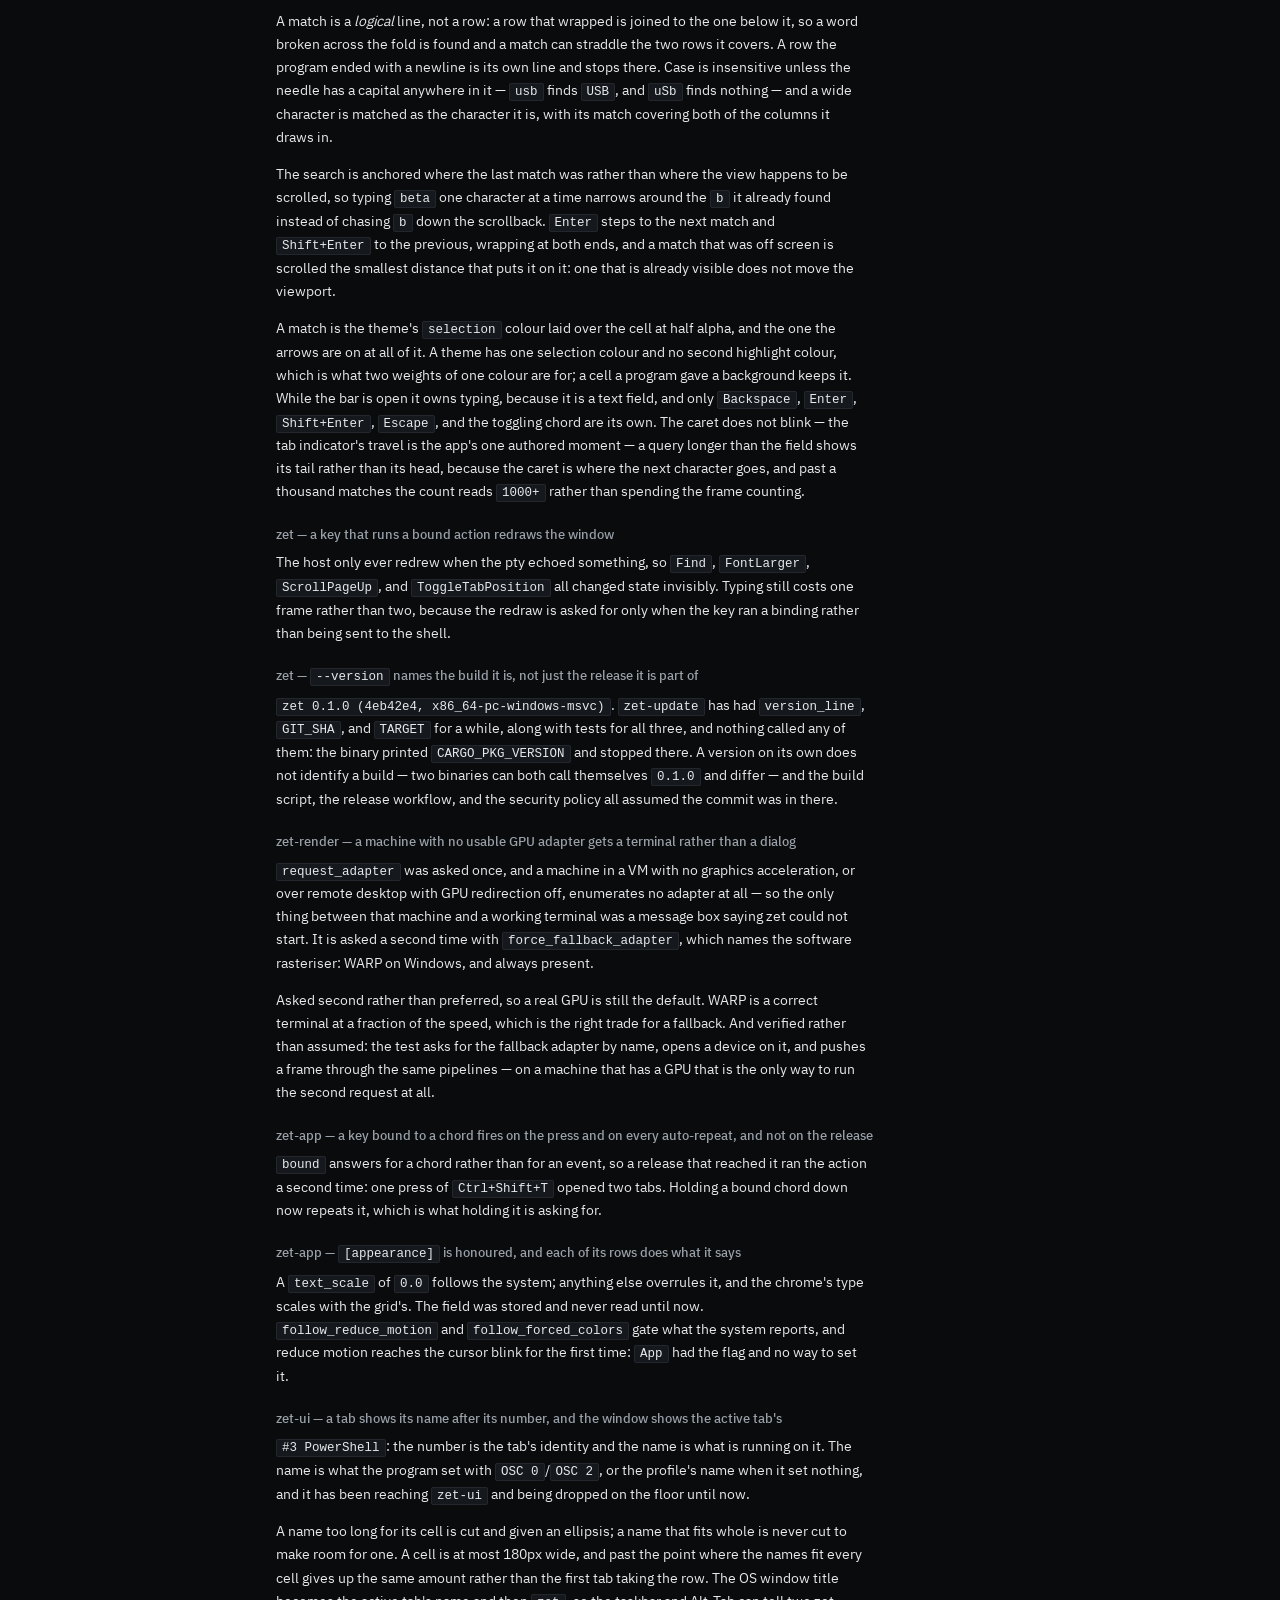
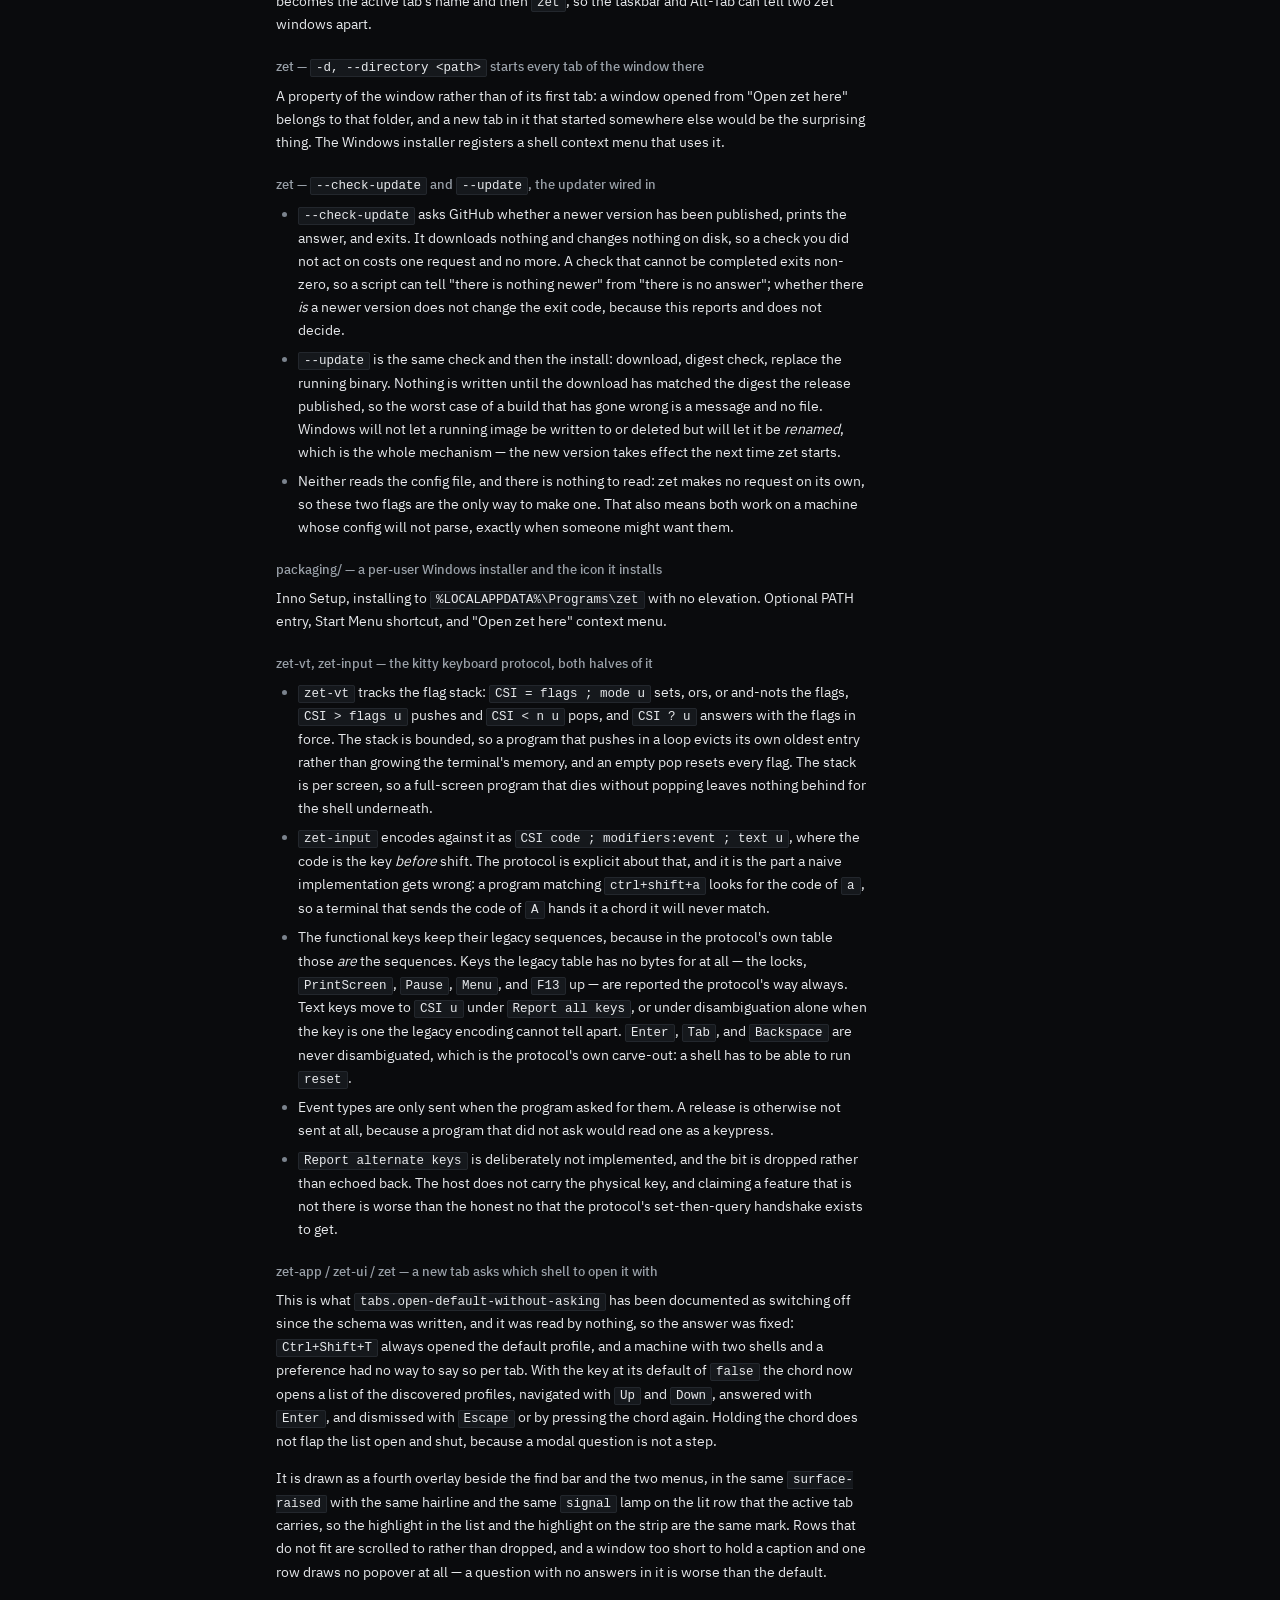
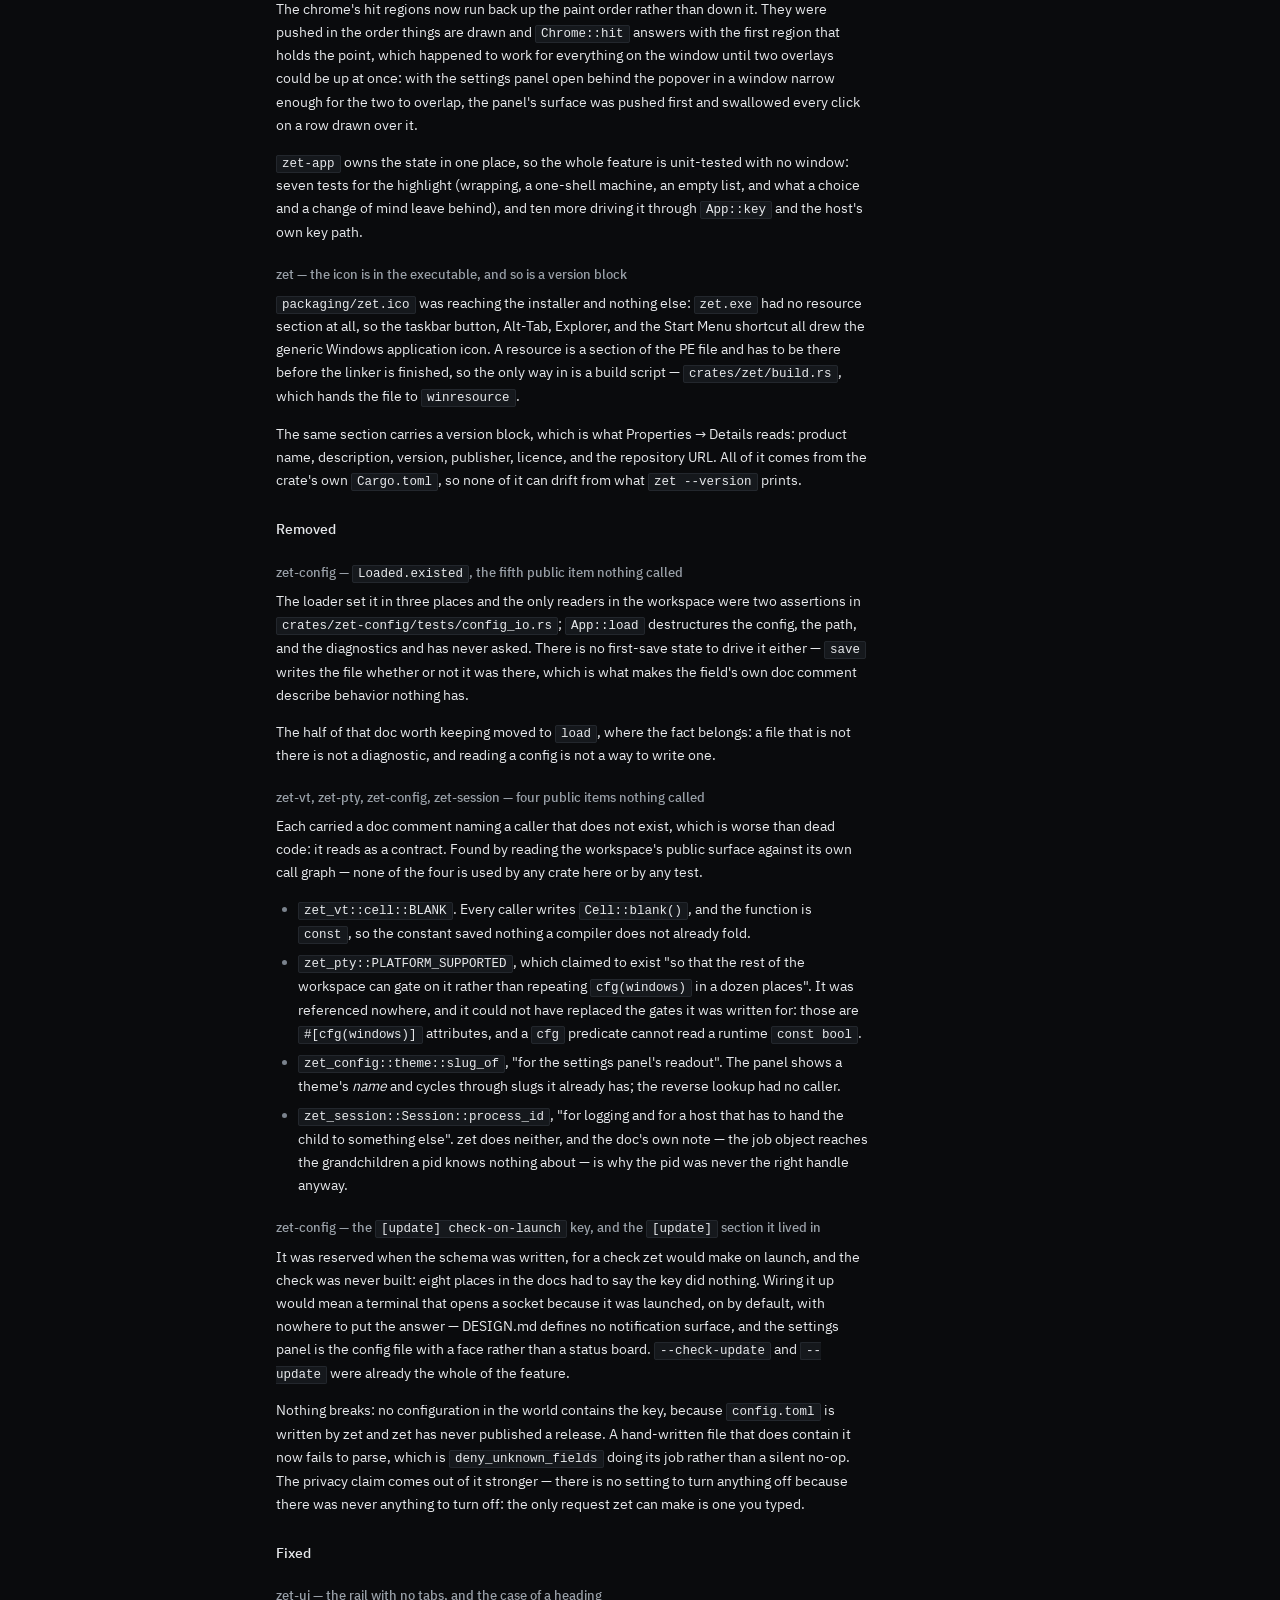
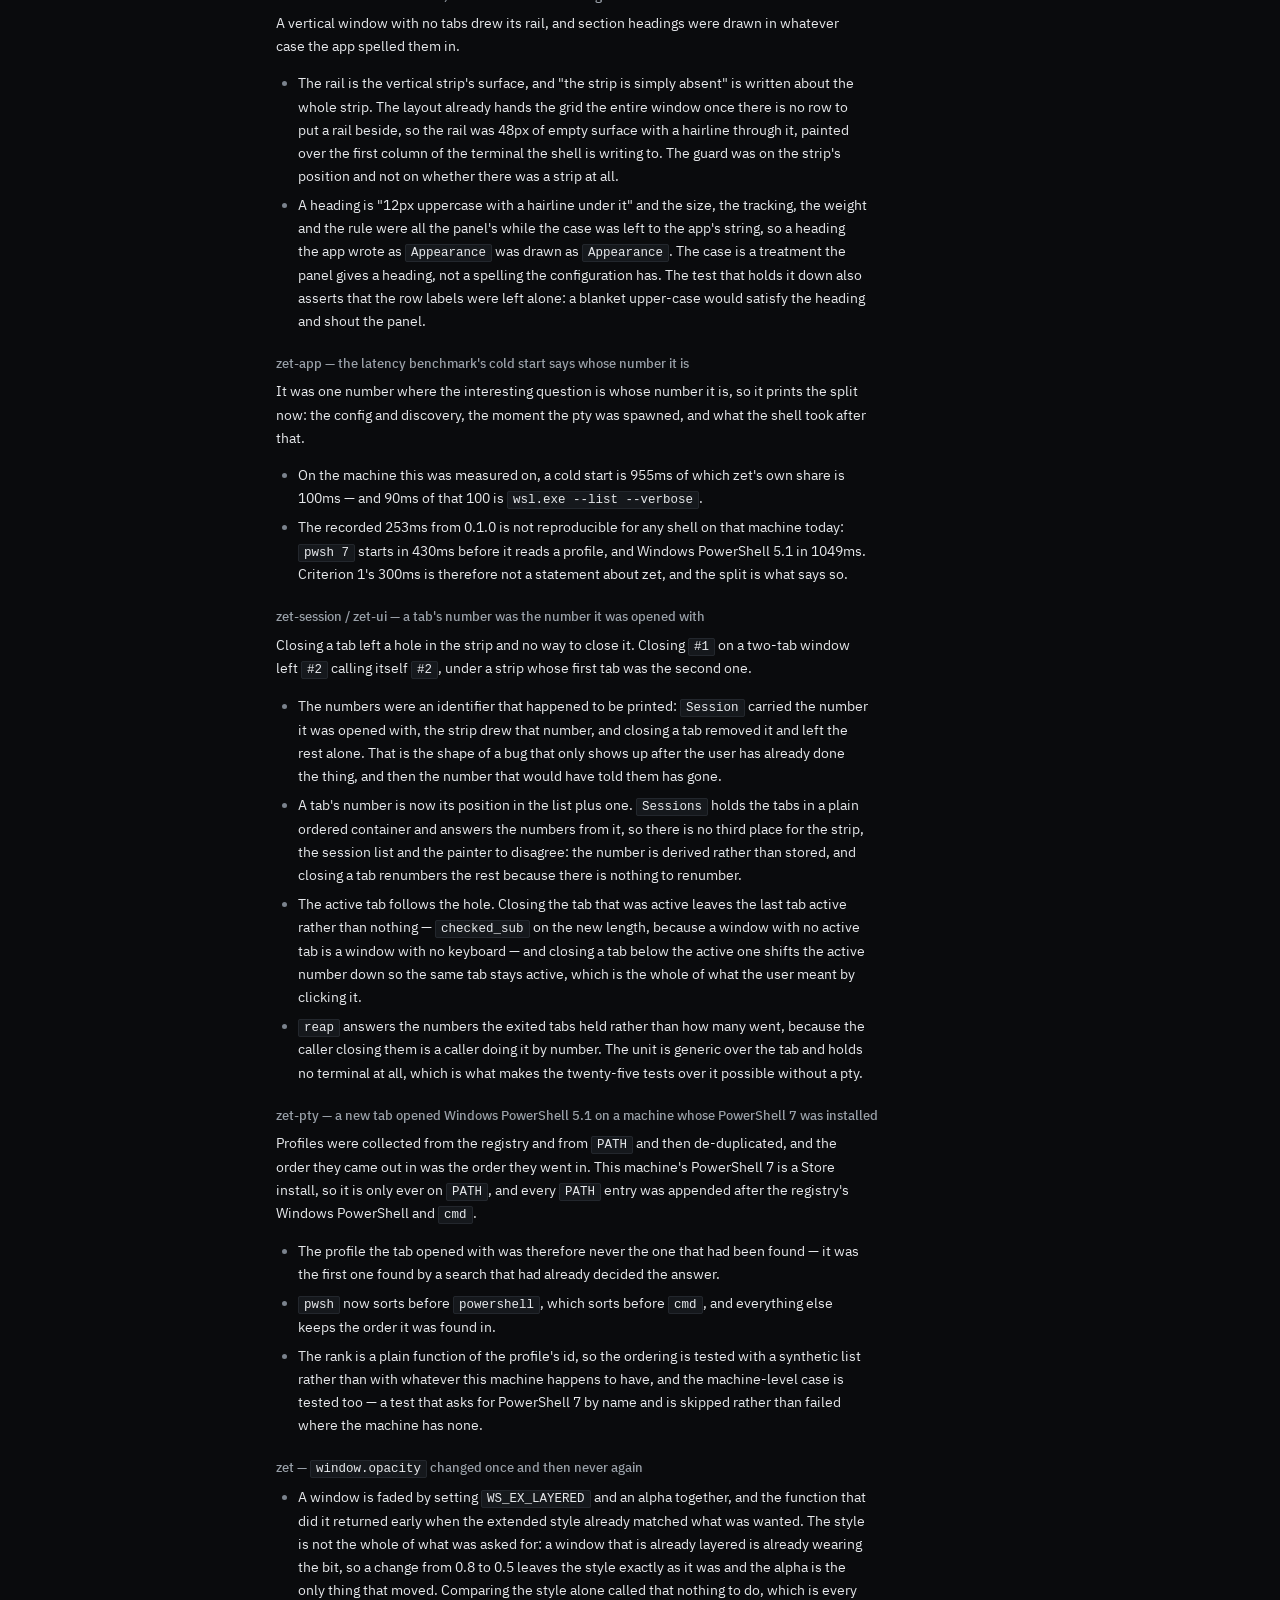
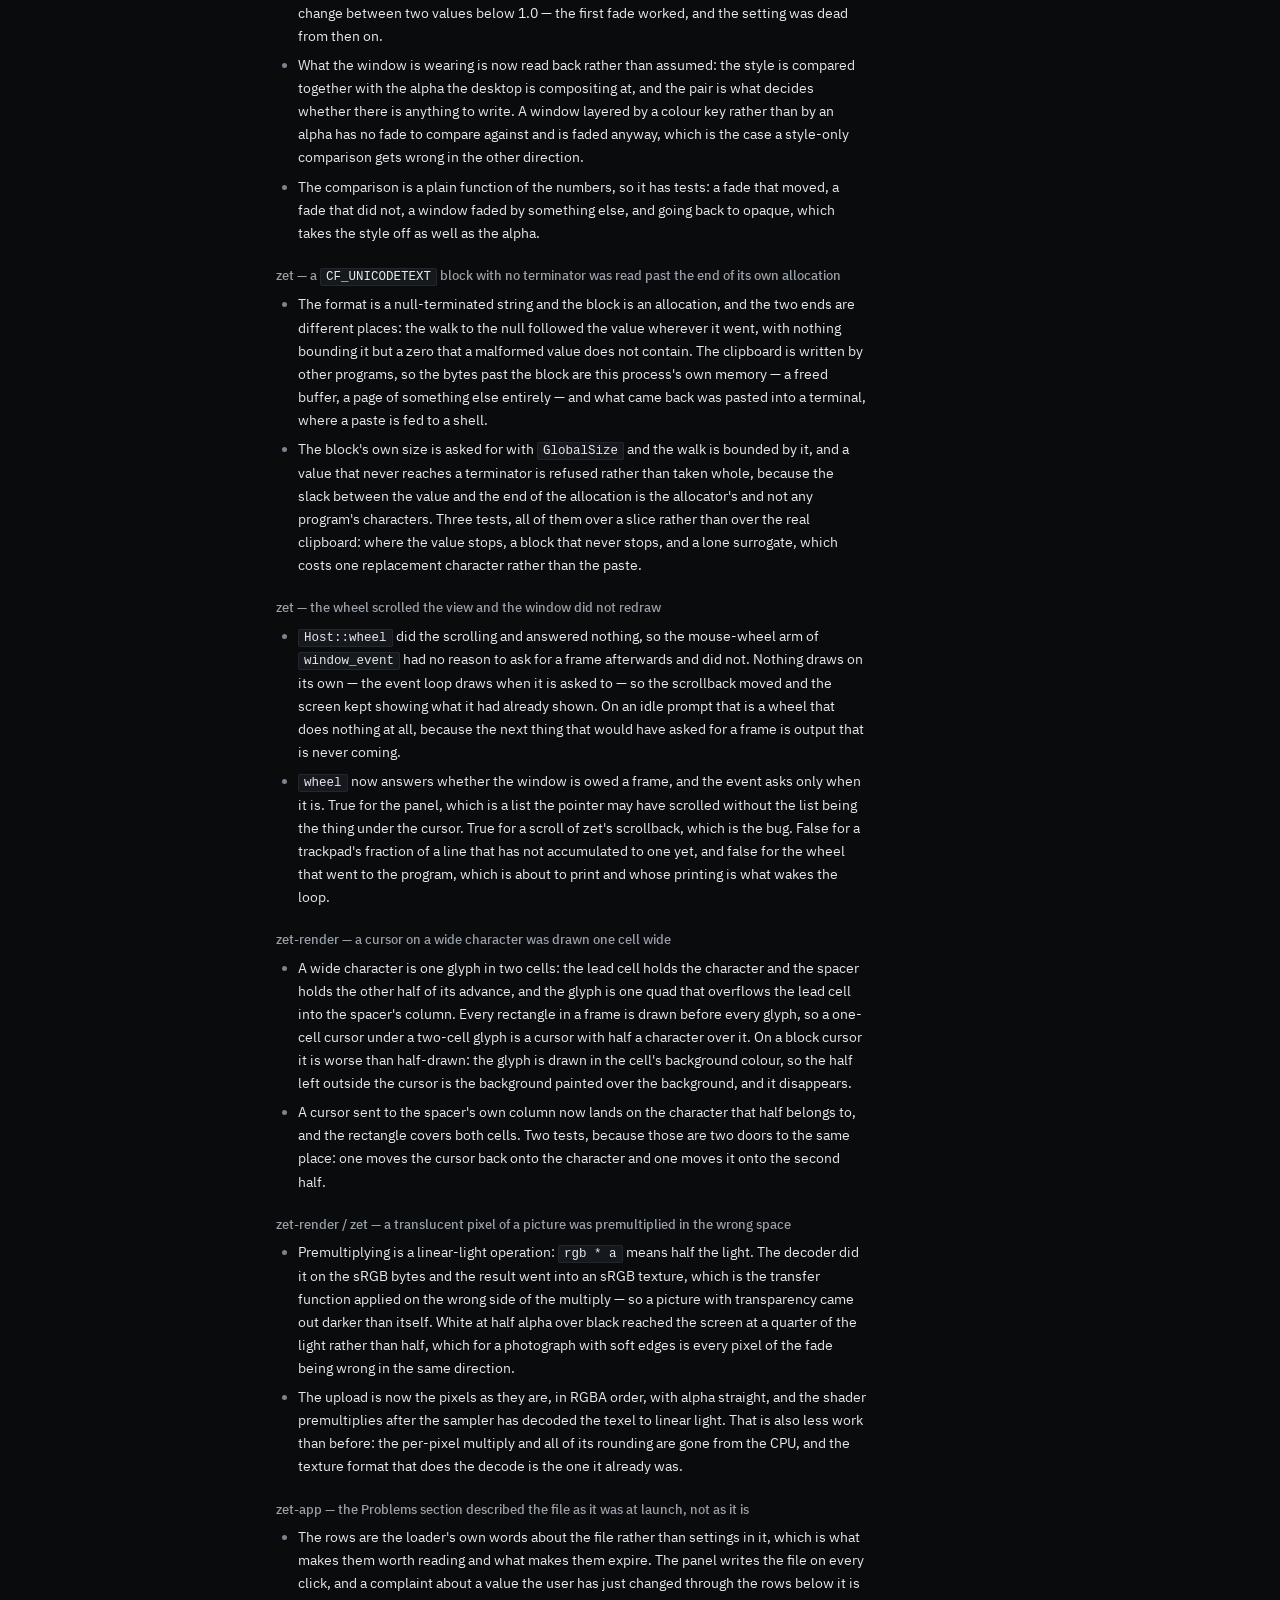
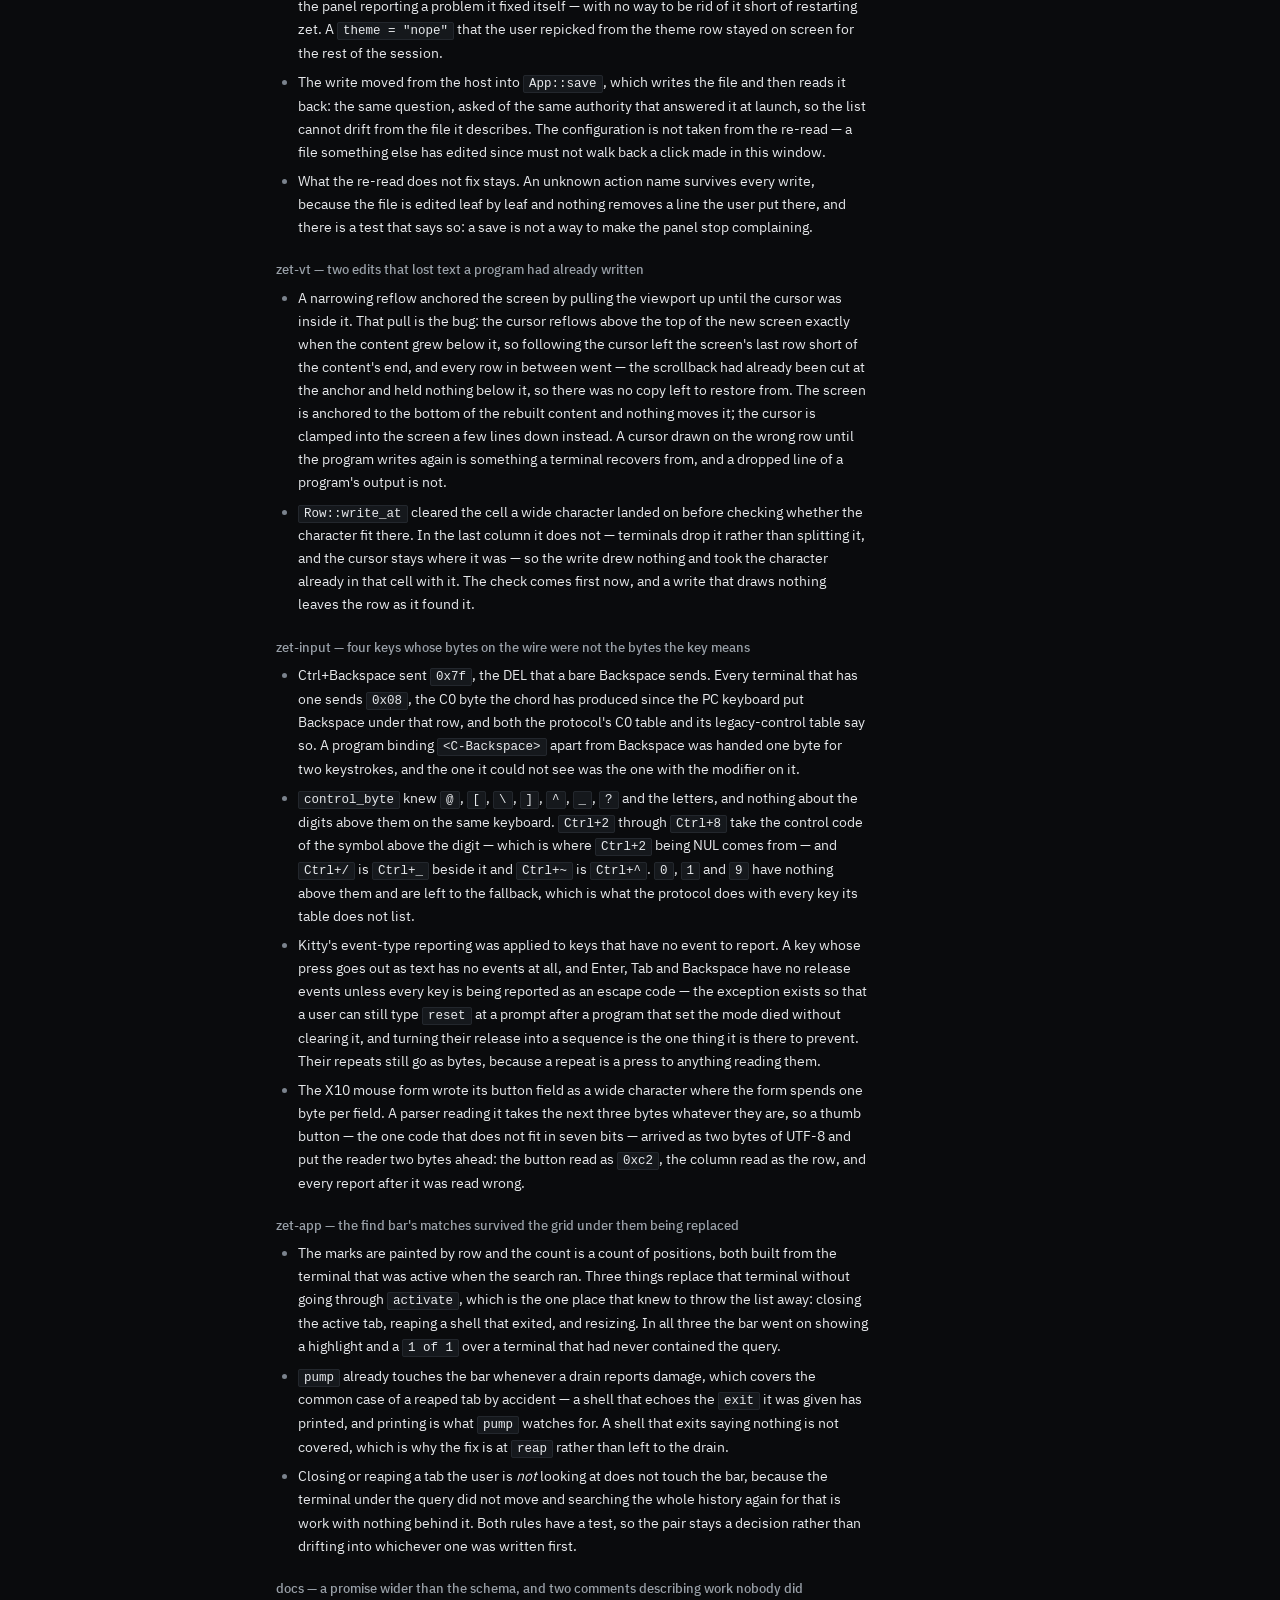
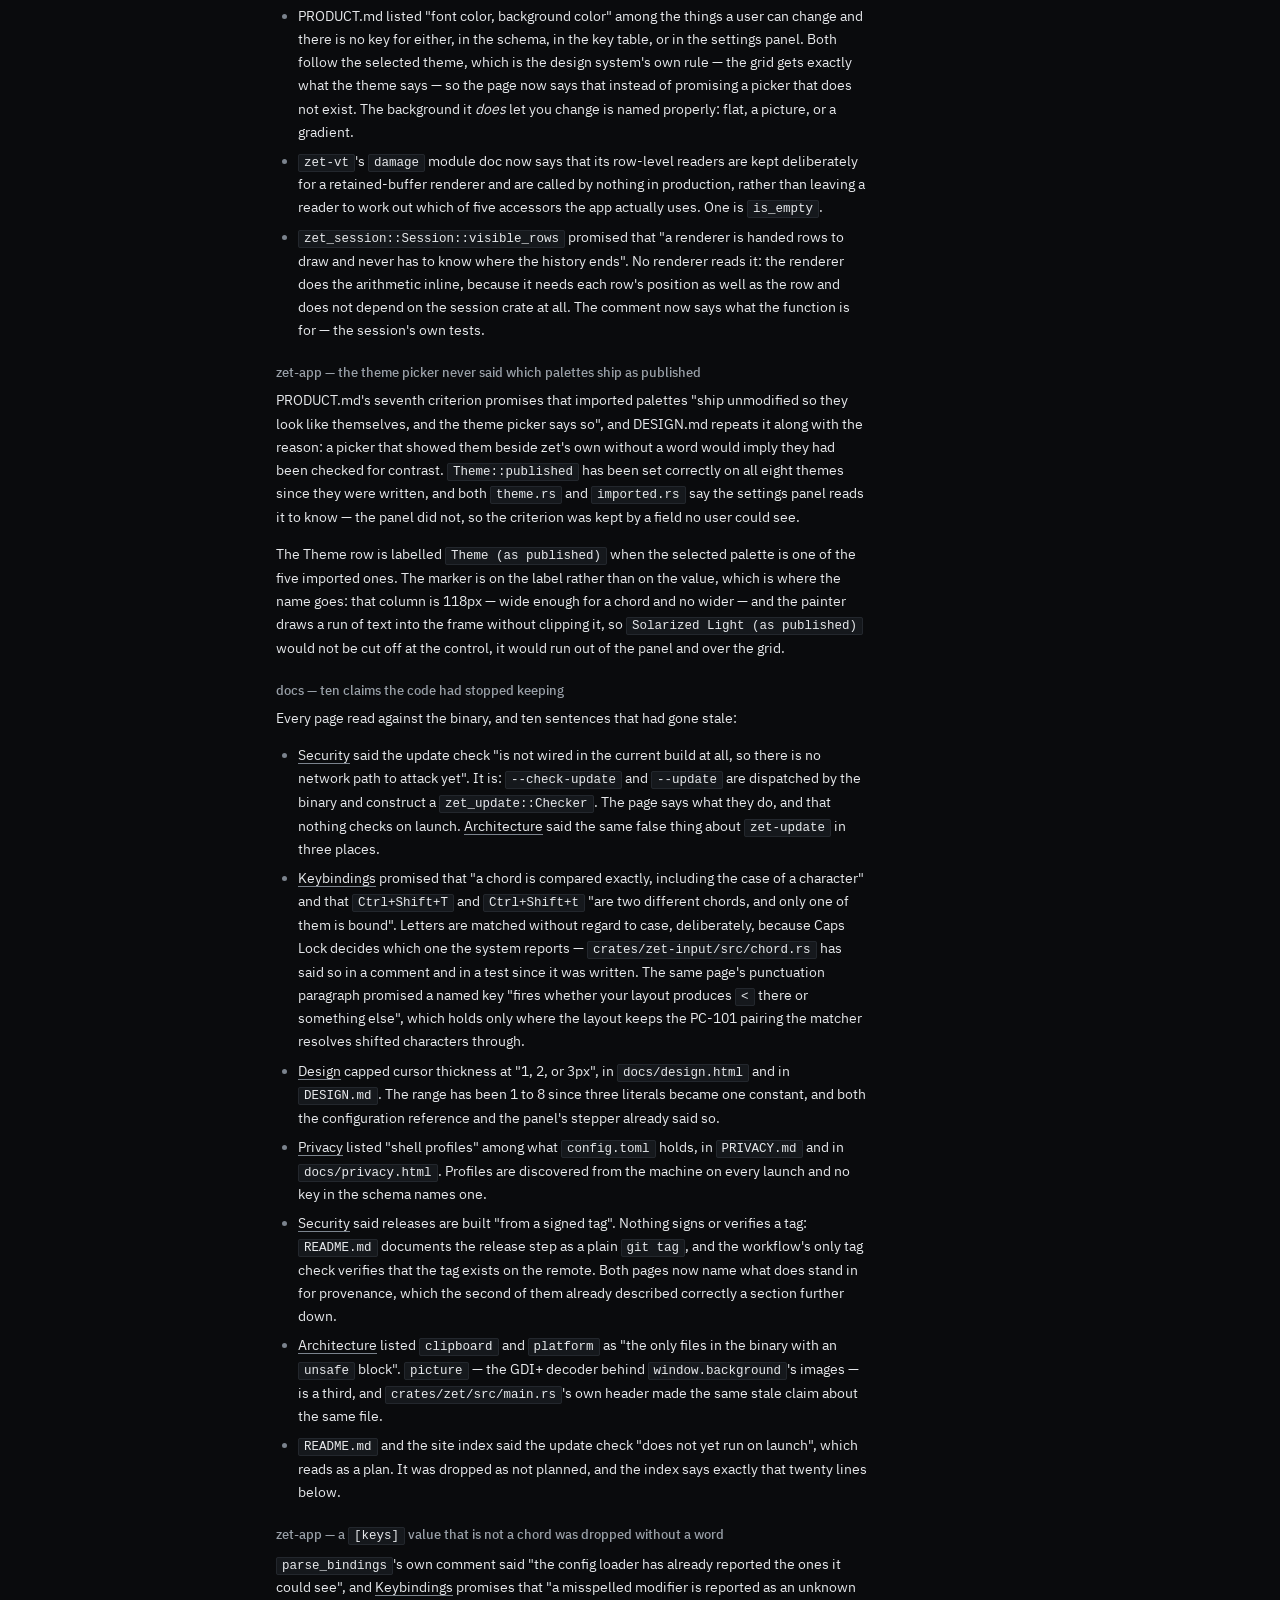
<file: docs/changelog.html>
<!doctype html>
<html lang="en">
<head>
<meta charset="utf-8">
<meta name="viewport" content="width=device-width, initial-scale=1">
<title>Changelog — zet</title>
<meta name="description" content="Notable changes to zet, newest first.">
<link rel="stylesheet" href="assets/style.css">
<link rel="icon" href="favicon.ico" sizes="48x48">
<link rel="icon" href="assets/icon.svg" type="image/svg+xml">
<link rel="apple-touch-icon" href="assets/icon-180.png">
<meta name="theme-color" content="#0a0b0d">
<meta property="og:type" content="website">
<meta property="og:site_name" content="zet">
<meta property="og:title" content="Changelog — zet">
<meta property="og:description" content="Notable changes to zet, newest first.">
<meta property="og:url" content="https://asterxsk.github.io/zet/changelog.html">
<meta property="og:image" content="https://asterxsk.github.io/zet/assets/og.png">
<meta name="twitter:card" content="summary_large_image">
</head>
<body>
<a class="skip" href="#main">Skip to content</a>

<header class="topbar">
  <div class="topbar__inner">
    <a class="brand" href="index.html" aria-label="zet documentation">
      <svg class="brand__mark" viewBox="0 0 22 16" aria-hidden="true" focusable="false">
        <path d="M0.8 4.8 H6.8 L0.8 12 H6.8"></path>
        <path d="M7.95 7.8 H15.05 A3.6 3.6 0 1 0 14.05 10.95"></path>
        <path d="M18.7 2.6 V12"></path>
        <path d="M16.9 5.2 H20.5"></path>
      </svg>
      <svg class="brand__hash" viewBox="0 0 16 16" aria-hidden="true" focusable="false">
        <path d="M5.5 1.5 V14.5"></path>
        <path d="M10.5 1.5 V14.5"></path>
        <path d="M1.5 5.5 H14.5"></path>
        <path d="M1.5 10.5 H14.5"></path>
      </svg>
    </a>
    <span class="topbar__meta">
      <span class="topbar__status"><span class="lamp" aria-hidden="true"></span>pre-alpha</span>
      <span class="ver">v0.1.2</span>
    </span>
  </div>
</header>

<div class="shell">
  <nav class="nav" aria-label="Documentation">
    <div class="nav__section">
      <p class="nav__label">Start</p>
      <ul class="nav__list">
        <li><a class="nav__link" href="index.html">Overview</a></li>
        <li><a class="nav__link" href="info.html">Info</a></li>
        <li><a class="nav__link" href="install.html">Install</a></li>
      </ul>
    </div>
    <div class="nav__section">
      <p class="nav__label">Using</p>
      <ul class="nav__list">
        <li><a class="nav__link" href="configuration.html">Configuration</a></li>
        <li><a class="nav__link" href="keybindings.html">Keybindings</a></li>
      </ul>
    </div>
    <div class="nav__section">
      <p class="nav__label">Reference</p>
      <ul class="nav__list">
        <li><a class="nav__link" href="design.html">Design</a></li>
        <li><a class="nav__link" href="architecture.html">Architecture</a></li>
      </ul>
    </div>
    <div class="nav__section">
      <p class="nav__label">Project</p>
      <ul class="nav__list">
        <li><a class="nav__link" href="changelog.html" aria-current="page">Changelog</a></li>
        <li><a class="nav__link" href="privacy.html">Privacy</a></li>
        <li><a class="nav__link" href="security.html">Security</a></li>
      </ul>
    </div>
  </nav>

  <main id="main" class="main">
    <article class="doc">
      <p class="eyebrow">Project</p>
      <h1>Changelog</h1>
      <p class="lede">Notable changes to zet, newest first.</p>

      <p>The format follows <a href="https://keepachangelog.com/en/1.1.0/">Keep a Changelog</a> and
      zet adheres to <a href="https://semver.org/spec/v2.0.0.html">Semantic Versioning</a>. While the
      major version is <code>0</code>, a minor bump may break compatibility and a patch bump will
      not: <code>0.2.0</code> to <code>0.3.0</code> can break your configuration;
      <code>0.3.0</code> to <code>0.3.1</code> cannot.</p>

      <p>What "breaking" means for a terminal is narrower than it sounds, because most of what a
      terminal emits is not zet's API. Escape sequences, the alternate screen, mouse reporting, and
      bracketed paste are standards; they change when the standards change. What counts as breaking
      here is a keybinding that stops working or starts doing something else, a configuration key
      that is renamed, moved, or removed, a theme file format change, and any change to
      <code>zet-update</code>'s public API, which is written as a library even though it is not
      published as one.</p>

      <h2>Unreleased</h2>

      <p>Nothing yet. The next release's changes go here.</p>

      <p>Until 1.0.0 ships, each release is a <code>0.x</code> minor and any of them may break
      compatibility.</p>

      <h2>0.1.2 — 2026-09-19</h2>

      <p>The first release since 0.1.0. It is the window finishing itself: a tab's context menu, the
      settings panel's arrival, and a set of places where the code and the design document had
      drifted apart without either of them saying so.</p>

      <h3>Added</h3>

      <h4>zet-ui — the settings panel slides in</h4>

      <p>DESIGN.md had asked for the slide since the panel was first drawn and the panel appeared at
      its final rectangle on every frame. The document was also at war with itself about it: the
      slide was listed among the things that are instant, and the paragraph under the list said no
      other transition existed.</p>

      <ul>
        <li>It arrives by translating rather than by growing or fading in place. A surface that
        widens reads as the terminal being resized and one that fades reads as the terminal having
        changed, and neither is what happened. The right edge is the window's and stays there, so the
        edge that arrives is the left one — and the controls are laid out from the rectangle that
        moves, because a surface that slid in over controls already in place would be worse than no
        motion at all.</li>

        <li>The slide starts on the frame the panel goes from shut to open, not on the first frame it
        is seen open: a transition needs two states, and a window that started with its panel up
        would otherwise drag it in from off the right edge. Closing starts nothing. A slide
        <em>out</em> would leave the panel drawn, and therefore hit-testable, for the length of the
        animation, and every control in it would take a click meant for the terminal behind it.</li>

        <li>Reduce motion puts it in place on the frame it opens, which is what the document already
        said the setting does — and which was true before this only because there was no slide for
        the setting to reach.</li>

        <li><code>strip::progress</code> takes the span as well as the elapsed time now. It was
        always a function of both and simply had the indicator's 140ms baked in; the panel's 180ms is
        the same curve over a different span.</li>

        <li>DESIGN.md's Motion section now names two authored moments and says what each is for: the
        bar travels because it answers "where am I now", and the panel slides because it is a change
        of place rather than a change of state.</li>
      </ul>

      <h4>zet-ui / zet-app / zet — a right-click on a tab</h4>

      <p>A right-click on a tab went nowhere: closing one was a chord, and the only mouse target in
      the strip was the <code>+</code> at the end of the run. The menu is drawn by the chrome,
      placed by the geometry beside it, and answered by the app, which is the same division every
      other piece of the window is already built on. <code>DESIGN.md</code> gains a section fixing
      the items, the placement rule, and what dismisses it.</p>

      <ul>
        <li>Four items: new tab, new window, close tab, and — only when the window holds more than
        one — close other tabs. An item that would do nothing is an item that teaches the user the
        menu does not work, which is the argument the panel's thickness row is already built on.</li>

        <li>Where it goes is decided from the pointer and the window, and it is a flip rather than a
        clamp: too near the right edge it moves left, too near the bottom it opens upward. Clamping
        would pin it to the edge with the pointer somewhere in the middle of it, and the item under
        the pointer would then not be the one that was aimed at. A menu wider or taller than the
        window is pinned to the corner instead, because there is no side left to flip to. Its width
        comes from measuring the labels, with a 120px floor, so renaming an item moves the rectangle
        rather than leaving a constant behind.</li>

        <li>It is drawn last and hit-tested first, so a menu opened over the caption buttons or over
        a settings control takes the click. A click anywhere else is the click that dismisses it:
        the crate says where the menu is, and the host decides that it is not drawn next frame.</li>

        <li>The app puts the menu away on every path that would leave it pointing at a tab that is
        not there — a tab opened, a tab closed, an exit reaped, a second right-click while one is
        open. <code>Close other tabs</code> activates the tab the menu was about first and then
        closes the rest from the highest number down, because closing renumbers by position and a
        walk that went upward would skip every second tab.</li>

        <li>Twenty-two tests, none of them over the pixels: eleven in <code>zet-ui</code> for the
        placement arithmetic and the hit-testing of a menu against the panel, the caption buttons
        and the terminal under it; three over the item list; and eight over the app.</li>
      </ul>

      <h4>zet-app — rows in the settings panel for the seven keys that had none</h4>

      <p>DESIGN.md's panel is a row per setting, and seven keys the configuration file accepts had
      no row: the background and the two numbers belonging to its kinds, and three switches about
      the window and the tabs. A setting the file accepts is a setting the panel reaches, so the
      gap was the panel's and not the schema's.</p>

      <ul>
        <li><code>window.background</code> is a choice that steps solid → gradient and back.
        <code>image</code> is in the list only while the file already names a picture, because the
        path is the half of that setting the four control kinds DESIGN.md allows cannot type: a
        panel that offered the kind without a path would write a configuration that is broken the
        moment it is clicked, and the row reporting it afterwards would be reporting a mistake the
        user did not make. A picture is set in the file and shown here, and stepping away from it is
        a change the panel is allowed to make.</li>

        <li><code>window.image.opacity</code> and <code>window.gradient.angle</code> are steppers
        that appear under the row that chose the kind, the way the cursor's thickness appears under
        the cursor's shape. The angle moves in fifteenths of a circle and stops at 345°: a stepper
        stops at its ends rather than wrapping, so 360 would be a value the row could show and never
        reach again. A gradient the panel creates is seeded with the theme's own background and
        selection colours, because a background is the theme's and a panel that invented a pair of
        colours could produce a terminal disagreeing with its own palette.</li>

        <li><code>window.remember-position</code>, <code>window.start-maximized</code> and
        <code>tabs.open-default-without-asking</code> are toggles, and the window's opacity moved
        from the row it was sharing to one of its own beside them.</li>

        <li>Twenty-nine tests over the values the panel writes rather than over the drawing: every
        choice row is stepped from every value it offers in both directions and checked to land on a
        value the file accepts, the steppers are driven to both ends, and the kinds the background
        row offers are checked to be the ones the panel can write whole. What a click on a picture's
        kind does is the case with a wrong answer that looks right, so it is the one written
        first.</li>
      </ul>

      <h4>zet-app — <code>cargo bench -p zet-app --bench latency</code>, because the numbers were
      promised as measured</h4>

      <p>PRODUCT.md promised that cold start, keystroke latency, and throughput under heavy output
      "get measured rather than assumed", and nothing anywhere measured one. The benchmark is what
      makes that sentence true, and the first run on this machine came back at 253 ms to a
      PowerShell prompt, 0.4 µs per keystroke, and 50 MiB/s.</p>

      <ul>
        <li>Three numbers, all of them zet's side of the line: cold start from <code>App::load</code>
        to the first character on the grid, a keystroke from the event to the bytes at the pty, and
        output into the grid in MiB/s over a megabyte of the mixed SGR and text a build log is made
        of. The payload is built rather than read, so the number does not move with the speed of the
        disk it came off.</li>

        <li>Not keystroke-to-pixel, and the file says so: the last step is the present, which needs
        a device and a window. What is here is everything before it, which is what tells a latency
        you feel apart from the shell's.</li>

        <li>It prints and does not fail. A timing threshold on a shared runner is a flaky test with
        a longer name, and criterion 1's 300 ms is written as a check on a real machine. CI runs it
        in its own job on every push, so a regression is visible in the log and never gates a pull
        request.</li>
      </ul>

      <p>Criterion 1's budget has less room in it than it looks like from the outside, which is
      exactly the kind of thing that was invisible while nothing measured it.</p>

      <h4>zet-render, zet-app, zet — hyperlinks, which were parsed and then neither drawn nor followed</h4>

      <p><code>zet-vt</code> has stored every OSC 8 target since the sequence was implemented,
      <code>Cell::link</code> has carried the index into the table, and <code>Term::link_for</code>
      is the only way to read one — with no caller anywhere in the workspace.
      <a href="index.html">PRODUCT.md</a>'s third promise lists OSC 8 hyperlinks among the rendering
      modes that work, and a link that draws as ordinary text and cannot be followed is the one
      thing a link is not.</p>

      <p>A cell carrying a link is drawn with an underline whether or not the program asked for one,
      because the sequence says which URL a run of text points at and says nothing about how it
      looks. Storing the target and drawing the text plainly is drawing a link as ordinary text:
      the text is identical and the target is invisible.</p>

      <p><code>Ctrl+click</code> follows it, through <code>ShellExecuteW</code> with the
      <code>open</code> verb — not <code>cmd /c start</code>, because the URL was chosen by the
      program that printed it and a shell would parse it. The scheme is checked first, in
      <code>zet-app</code>, where the decision is testable: only <code>http</code>,
      <code>https</code> and <code>mailto</code> reach the host, because the system's open call
      runs a path rather than opening it, and a program that wants to run something should not be
      able to do it under a click on what looks like a link.</p>

      <p><code>crates/zet-app/tests/link.rs</code> drives a real <code>cmd.exe</code> into
      publishing one through its own prompt — the reason <code>scroll.rs</code> and
      <code>hold.rs</code> exist, in the same shape: the app, the parser, and the renderer each
      have to agree about the same cell, and nothing but a real program proves they do.</p>

      <h4>zet-app / zet-ui / zet — the settings panel, which is the config file with a face on it</h4>

      <p><code>Ctrl+Shift+Comma</code> opens a 380px panel over the right edge of the grid. The
      terminal stays visible behind it and keeps updating: the preview is not a preview.</p>

      <p>Rows are Appearance (theme, text scale, reduce motion, forced colours, window opacity),
      Tabs (position), Terminal (font, size, cursor shape, blink, and thickness when the shape has
      one), and Keys (one row per action). Every row writes straight through to
      <code>config.toml</code> as it changes, and the file keeps its comments —
      <code>toml_edit</code> round-trips, so a note you wrote beside a setting survives being set
      from the panel.</p>

      <p>The opacity row steps 10% at a time and stops at 20%: at nothing the window is a ghost
      with the panel inside it, which is a state you can leave the app in and not get out of.
      <code>config.toml</code> still accepts the whole range, because a file is not a person
      holding a mouse.</p>

      <p>Four controls: a choice steps through an enum, a stepper moves a number and stops at the ends
      rather than wrapping, a toggle flips, and a chord row asks for the next key you press and says
      <code>Press a key</code> until you press it. <code>Escape</code> cancels; <code>Escape</code>
      with nothing pending closes the panel. Binding a chord that something else already had leaves
      the other action <code>Unbound</code> and says so on its own row, rather than leaving the two of
      them to be resolved by whichever the map happened to yield first.</p>

      <p>The panel is reachable from the keyboard: <code>Tab</code> or <code>Down</code> moves to the
      next row, <code>Shift+Tab</code> or <code>Up</code> to the previous, <code>Left</code>/<code>Right</code>
      (or <code>Enter</code>, <code>Space</code>) adjust the row the keyboard is on, and <code>Tab</code>
      past the last row hands the keyboard back to the shell rather than wrapping. Focus is drawn as a
      <code>hairline</code> in <code>ink</code>, not a <code>signal</code> ring &mdash; <code>signal</code>
      is the app's one lamp with a 3px by 40px budget, which a border around a 118-pixel control would
      spend several times over. A focused row below the fold is scrolled to, because a highlight nobody
      can see reads as a broken panel rather than a scrolled one.</p>

      <p>Only those keys are the panel's. A letter, and any chord with a modifier on it, still goes to
      the shell: the terminal behind the panel is live, and typing into it is the reason the panel does
      not cover it.</p>

      <p>The font row offers every monospaced family the machine has. Enumerating them is a registry
      walk and a face load per family, so it happens on its own thread during startup and arrives as a
      user event rather than being paid for on the frame that draws.</p>

      <h4>zet-vt / zet-app / zet-render / zet-ui / zet — the find bar</h4>

      <p>It was a picture of a find bar until now. <code>Action::Find</code> returned an empty command
      list and nothing ever called <code>Chrome::set_find_open</code>, so the binding drew a row and
      did nothing. <code>Ctrl+Shift+F</code> now opens a 32px row above the grid's bottom edge, and
      the row's height comes off the grid rather than drawing over it.</p>

      <p>A match is a <em>logical</em> line, not a row: a row that wrapped is joined to the one below
      it, so a word broken across the fold is found and a match can straddle the two rows it covers.
      A row the program ended with a newline is its own line and stops there. Case is insensitive
      unless the needle has a capital anywhere in it — <code>usb</code> finds <code>USB</code>,
      and <code>uSb</code> finds nothing — and a wide character is matched as the character it
      is, with its match covering both of the columns it draws in.</p>

      <p>The search is anchored where the last match was rather than where the view happens to be
      scrolled, so typing <code>beta</code> one character at a time narrows around the <code>b</code>
      it already found instead of chasing <code>b</code> down the scrollback. <code>Enter</code> steps
      to the next match and <code>Shift+Enter</code> to the previous, wrapping at both ends, and a
      match that was off screen is scrolled the smallest distance that puts it on it: one that is
      already visible does not move the viewport.</p>

      <p>A match is the theme's <code>selection</code> colour laid over the cell at half alpha, and the
      one the arrows are on at all of it. A theme has one selection colour and no second highlight
      colour, which is what two weights of one colour are for; a cell a program gave a background
      keeps it. While the bar is open it owns typing, because it is a text field, and only
      <code>Backspace</code>, <code>Enter</code>, <code>Shift+Enter</code>, <code>Escape</code>, and
      the toggling chord are its own. The caret does not blink — the tab indicator's travel is
      the app's one authored moment — a query longer than the field shows its tail rather than
      its head, because the caret is where the next character goes, and past a thousand matches the
      count reads <code>1000+</code> rather than spending the frame counting.</p>

      <h4>zet — a key that runs a bound action redraws the window</h4>

      <p>The host only ever redrew when the pty echoed something, so <code>Find</code>,
      <code>FontLarger</code>, <code>ScrollPageUp</code>, and <code>ToggleTabPosition</code> all
      changed state invisibly. Typing still costs one frame rather than two, because the redraw is
      asked for only when the key ran a binding rather than being sent to the shell.</p>

      <h4>zet — <code>--version</code> names the build it is, not just the release it is part of</h4>

      <p><code>zet 0.1.0 (4eb42e4, x86_64-pc-windows-msvc)</code>. <code>zet-update</code> has had
      <code>version_line</code>, <code>GIT_SHA</code>, and <code>TARGET</code> for a while, along
      with tests for all three, and nothing called any of them: the binary printed
      <code>CARGO_PKG_VERSION</code> and stopped there. A version on its own does not identify a
      build — two binaries can both call themselves <code>0.1.0</code> and differ — and the
      build script, the release workflow, and the security policy all assumed the commit was in
      there.</p>

      <h4>zet-render — a machine with no usable GPU adapter gets a terminal rather than a dialog</h4>

      <p><code>request_adapter</code> was asked once, and a machine in a VM with no graphics
      acceleration, or over remote desktop with GPU redirection off, enumerates no adapter at all
      — so the only thing between that machine and a working terminal was a message box saying zet
      could not start. It is asked a second time with <code>force_fallback_adapter</code>, which
      names the software rasteriser: WARP on Windows, and always present.</p>

      <p>Asked second rather than preferred, so a real GPU is still the default. WARP is a correct
      terminal at a fraction of the speed, which is the right trade for a fallback. And verified
      rather than assumed: the test asks for the fallback adapter by name, opens a device on it,
      and pushes a frame through the same pipelines — on a machine that has a GPU that is the only
      way to run the second request at all.</p>

      <h4>zet-app — a key bound to a chord fires on the press and on every auto-repeat, and not on the release</h4>

      <p><code>bound</code> answers for a chord rather than for an event, so a release that reached it
      ran the action a second time: one press of <code>Ctrl+Shift+T</code> opened two tabs. Holding a
      bound chord down now repeats it, which is what holding it is asking for.</p>

      <h4>zet-app — <code>[appearance]</code> is honoured, and each of its rows does what it says</h4>

      <p>A <code>text_scale</code> of <code>0.0</code> follows the system; anything else overrules it,
      and the chrome's type scales with the grid's. The field was stored and never read until now.
      <code>follow_reduce_motion</code> and <code>follow_forced_colors</code> gate what the system
      reports, and reduce motion reaches the cursor blink for the first time: <code>App</code> had the
      flag and no way to set it.</p>

      <h4>zet-ui — a tab shows its name after its number, and the window shows the active tab's</h4>

      <p><code>#3  PowerShell</code>: the number is the tab's identity and the name is what is
      running on it. The name is what the program set with <code>OSC 0</code>/<code>OSC 2</code>, or
      the profile's name when it set nothing, and it has been reaching <code>zet-ui</code> and being
      dropped on the floor until now.</p>

      <p>A name too long for its cell is cut and given an ellipsis; a name that fits whole is never
      cut to make room for one. A cell is at most 180px wide, and past the point where the names fit
      every cell gives up the same amount rather than the first tab taking the row. The OS window
      title becomes the active tab's name and then <code>zet</code>, so the taskbar and Alt-Tab can
      tell two zet windows apart.</p>

      <h4>zet — <code>-d, --directory &lt;path&gt;</code> starts every tab of the window there</h4>

      <p>A property of the window rather than of its first tab: a window opened from "Open zet here"
      belongs to that folder, and a new tab in it that started somewhere else would be the surprising
      thing. The Windows installer registers a shell context menu that uses it.</p>

      <h4>zet — <code>--check-update</code> and <code>--update</code>, the updater wired in</h4>

      <ul>
        <li><code>--check-update</code> asks GitHub whether a newer version has been published,
        prints the answer, and exits. It downloads nothing and changes nothing on disk, so a check
        you did not act on costs one request and no more. A check that cannot be completed exits
        non-zero, so a script can tell "there is nothing newer" from "there is no answer"; whether
        there <em>is</em> a newer version does not change the exit code, because this reports and
        does not decide.</li>

        <li><code>--update</code> is the same check and then the install: download, digest check,
        replace the running binary. Nothing is written until the download has matched the digest the
        release published, so the worst case of a build that has gone wrong is a message and no
        file. Windows will not let a running image be written to or deleted but will let it be
        <em>renamed</em>, which is the whole mechanism &mdash; the new version takes effect the next
        time zet starts.</li>

        <li>Neither reads the config file, and there is nothing to read: zet makes no request on its
        own, so these two flags are the only way to make one. That also means both work on a machine
        whose config will not parse, exactly when someone might want them.</li>

      </ul>

      <h4>packaging/ — a per-user Windows installer and the icon it installs</h4>

      <p>Inno Setup, installing to <code>%LOCALAPPDATA%\Programs\zet</code> with no elevation.
      Optional PATH entry, Start Menu shortcut, and "Open zet here" context menu.</p>

      <h4>zet-vt, zet-input — the kitty keyboard protocol, both halves of it</h4>

      <ul>
        <li><code>zet-vt</code> tracks the flag stack: <code>CSI = flags ; mode u</code> sets, ors,
        or and-nots the flags, <code>CSI &gt; flags u</code> pushes and <code>CSI &lt; n u</code>
        pops, and <code>CSI ? u</code> answers with the flags in force. The stack is bounded, so a
        program that pushes in a loop evicts its own oldest entry rather than growing the terminal's
        memory, and an empty pop resets every flag. The stack is per screen, so a full-screen program
        that dies without popping leaves nothing behind for the shell underneath.</li>

        <li><code>zet-input</code> encodes against it as
        <code>CSI code ; modifiers:event ; text u</code>, where the code is the key <em>before</em>
        shift. The protocol is explicit about that, and it is the part a naive implementation gets
        wrong: a program matching <code>ctrl+shift+a</code> looks for the code of <code>a</code>, so
        a terminal that sends the code of <code>A</code> hands it a chord it will never match.</li>

        <li>The functional keys keep their legacy sequences, because in the protocol's own table
        those <em>are</em> the sequences. Keys the legacy table has no bytes for at all — the locks,
        <code>PrintScreen</code>, <code>Pause</code>, <code>Menu</code>, and <code>F13</code> up —
        are reported the protocol's way always. Text keys move to <code>CSI u</code> under
        <code>Report all keys</code>, or under disambiguation alone when the key is one the legacy
        encoding cannot tell apart. <code>Enter</code>, <code>Tab</code>, and <code>Backspace</code>
        are never disambiguated, which is the protocol's own carve-out: a shell has to be able to run
        <code>reset</code>.</li>

        <li>Event types are only sent when the program asked for them. A release is otherwise not
        sent at all, because a program that did not ask would read one as a keypress.</li>

        <li><code>Report alternate keys</code> is deliberately not implemented, and the bit is
        dropped rather than echoed back. The host does not carry the physical key, and claiming a
        feature that is not there is worse than the honest no that the protocol's set-then-query
        handshake exists to get.</li>
      </ul>

      <h4>zet-app / zet-ui / zet — a new tab asks which shell to open it with</h4>

      <p>This is what <code>tabs.open-default-without-asking</code> has been documented as switching
      off since the schema was written, and it was read by nothing, so the answer was fixed:
      <code>Ctrl+Shift+T</code> always opened the default profile, and a machine with two shells and
      a preference had no way to say so per tab. With the key at its default of <code>false</code>
      the chord now opens a list of the discovered profiles, navigated with <code>Up</code> and
      <code>Down</code>, answered with <code>Enter</code>, and dismissed with <code>Escape</code> or
      by pressing the chord again. Holding the chord does not flap the list open and shut, because a
      modal question is not a step.</p>

      <p>It is drawn as a fourth overlay beside the find bar and the two menus, in the same
      <code>surface-raised</code> with the same hairline and the same <code>signal</code> lamp on
      the lit row that the active tab carries, so the highlight in the list and the highlight on the
      strip are the same mark. Rows that do not fit are scrolled to rather than dropped, and a
      window too short to hold a caption and one row draws no popover at all — a question with no
      answers in it is worse than the default.</p>

      <p>The chrome's hit regions now run back up the paint order rather than down it. They were
      pushed in the order things are drawn and <code>Chrome::hit</code> answers with the first region
      that holds the point, which happened to work for everything on the window until two overlays
      could be up at once: with the settings panel open behind the popover in a window narrow enough
      for the two to overlap, the panel's surface was pushed first and swallowed every click on a row
      drawn over it.</p>

      <p><code>zet-app</code> owns the state in one place, so the whole feature is unit-tested with
      no window: seven tests for the highlight (wrapping, a one-shell machine, an empty list, and
      what a choice and a change of mind leave behind), and ten more driving it through
      <code>App::key</code> and the host's own key path.</p>

      <h4>zet — the icon is in the executable, and so is a version block</h4>

      <p><code>packaging/zet.ico</code> was reaching the installer and nothing else:
      <code>zet.exe</code> had no resource section at all, so the taskbar button, Alt-Tab,
      Explorer, and the Start Menu shortcut all drew the generic Windows application icon. A
      resource is a section of the PE file and has to be there before the linker is finished, so
      the only way in is a build script — <code>crates/zet/build.rs</code>, which hands the file
      to <code>winresource</code>.</p>

      <p>The same section carries a version block, which is what Properties → Details reads:
      product name, description, version, publisher, licence, and the repository URL. All of it
      comes from the crate's own <code>Cargo.toml</code>, so none of it can drift from what
      <code>zet --version</code> prints.</p>

      <h3>Removed</h3>

      <h4>zet-config — <code>Loaded.existed</code>, the fifth public item nothing called</h4>

      <p>The loader set it in three places and the only readers in the workspace were two assertions
      in <code>crates/zet-config/tests/config_io.rs</code>; <code>App::load</code> destructures the
      config, the path, and the diagnostics and has never asked. There is no first-save state to
      drive it either — <code>save</code> writes the file whether or not it was there, which is what
      makes the field's own doc comment describe behavior nothing has.</p>

      <p>The half of that doc worth keeping moved to <code>load</code>, where the fact belongs: a
      file that is not there is not a diagnostic, and reading a config is not a way to write
      one.</p>

      <h4>zet-vt, zet-pty, zet-config, zet-session — four public items nothing called</h4>

      <p>Each carried a doc comment naming a caller that does not exist, which is worse than dead
      code: it reads as a contract. Found by reading the workspace's public surface against its own
      call graph — none of the four is used by any crate here or by any test.</p>

      <ul>
        <li><code>zet_vt::cell::BLANK</code>. Every caller writes <code>Cell::blank()</code>, and the
        function is <code>const</code>, so the constant saved nothing a compiler does not already
        fold.</li>

        <li><code>zet_pty::PLATFORM_SUPPORTED</code>, which claimed to exist "so that the rest of the
        workspace can gate on it rather than repeating <code>cfg(windows)</code> in a dozen places".
        It was referenced nowhere, and it could not have replaced the gates it was written for:
        those are <code>#[cfg(windows)]</code> attributes, and a <code>cfg</code> predicate cannot
        read a runtime <code>const bool</code>.</li>

        <li><code>zet_config::theme::slug_of</code>, "for the settings panel's readout". The panel
        shows a theme's <em>name</em> and cycles through slugs it already has; the reverse lookup
        had no caller.</li>

        <li><code>zet_session::Session::process_id</code>, "for logging and for a host that has to
        hand the child to something else". zet does neither, and the doc's own note — the job object
        reaches the grandchildren a pid knows nothing about — is why the pid was never the right
        handle anyway.</li>
      </ul>

      <h4>zet-config — the <code>[update] check-on-launch</code> key, and the <code>[update]</code> section it lived in</h4>

      <p>It was reserved when the schema was written, for a check zet would make on launch, and the
      check was never built: eight places in the docs had to say the key did nothing. Wiring it up
      would mean a terminal that opens a socket because it was launched, on by default, with nowhere
      to put the answer — DESIGN.md defines no notification surface, and the settings panel is the
      config file with a face rather than a status board. <code>--check-update</code> and
      <code>--update</code> were already the whole of the feature.</p>

      <p>Nothing breaks: no configuration in the world contains the key, because
      <code>config.toml</code> is written by zet and zet has never published a release. A
      hand-written file that does contain it now fails to parse, which is
      <code>deny_unknown_fields</code> doing its job rather than a silent no-op. The privacy claim
      comes out of it stronger — there is no setting to turn anything off because there was never
      anything to turn off: the only request zet can make is one you typed.</p>

      <h3>Fixed</h3>

      <h4>zet-ui — the rail with no tabs, and the case of a heading</h4>

      <p>A vertical window with no tabs drew its rail, and section headings were drawn in whatever
      case the app spelled them in.</p>

      <ul>
        <li>The rail is the vertical strip's surface, and "the strip is simply absent" is written
        about the whole strip. The layout already hands the grid the entire window once there is no
        row to put a rail beside, so the rail was 48px of empty surface with a hairline through it,
        painted over the first column of the terminal the shell is writing to. The guard was on the
        strip's position and not on whether there was a strip at all.</li>

        <li>A heading is "12px uppercase with a hairline under it" and the size, the tracking, the
        weight and the rule were all the panel's while the case was left to the app's string, so a
        heading the app wrote as <code>Appearance</code> was drawn as <code>Appearance</code>. The
        case is a treatment the panel gives a heading, not a spelling the configuration has. The test
        that holds it down also asserts that the row labels were left alone: a blanket upper-case
        would satisfy the heading and shout the panel.</li>
      </ul>

      <h4>zet-app — the latency benchmark's cold start says whose number it is</h4>

      <p>It was one number where the interesting question is whose number it is, so it prints the
      split now: the config and discovery, the moment the pty was spawned, and what the shell took
      after that.</p>

      <ul>
        <li>On the machine this was measured on, a cold start is 955ms of which zet's own share is
        100ms — and 90ms of that 100 is <code>wsl.exe --list --verbose</code>.</li>

        <li>The recorded 253ms from 0.1.0 is not reproducible for any shell on that machine today:
        <code>pwsh 7</code> starts in 430ms before it reads a profile, and Windows PowerShell 5.1 in
        1049ms. Criterion 1's 300ms is therefore not a statement about zet, and the split is what
        says so.</li>
      </ul>

      <h4>zet-session / zet-ui — a tab's number was the number it was opened with</h4>

      <p>Closing a tab left a hole in the strip and no way to close it. Closing <code>#1</code> on a
      two-tab window left <code>#2</code> calling itself <code>#2</code>, under a strip whose first
      tab was the second one.</p>

      <ul>
        <li>The numbers were an identifier that happened to be printed: <code>Session</code> carried
        the number it was opened with, the strip drew that number, and closing a tab removed it and
        left the rest alone. That is the shape of a bug that only shows up after the user has already
        done the thing, and then the number that would have told them has gone.</li>

        <li>A tab's number is now its position in the list plus one. <code>Sessions</code> holds the
        tabs in a plain ordered container and answers the numbers from it, so there is no third place
        for the strip, the session list and the painter to disagree: the number is derived rather
        than stored, and closing a tab renumbers the rest because there is nothing to
        renumber.</li>

        <li>The active tab follows the hole. Closing the tab that was active leaves the last tab
        active rather than nothing — <code>checked_sub</code> on the new length, because a window
        with no active tab is a window with no keyboard — and closing a tab below the active one
        shifts the active number down so the same tab stays active, which is the whole of what the
        user meant by clicking it.</li>

        <li><code>reap</code> answers the numbers the exited tabs held rather than how many went,
        because the caller closing them is a caller doing it by number. The unit is generic over the
        tab and holds no terminal at all, which is what makes the twenty-five tests over it possible
        without a pty.</li>
      </ul>

      <h4>zet-pty — a new tab opened Windows PowerShell 5.1 on a machine whose PowerShell 7 was
      installed</h4>

      <p>Profiles were collected from the registry and from <code>PATH</code> and then de-duplicated,
      and the order they came out in was the order they went in. This machine's PowerShell 7 is a
      Store install, so it is only ever on <code>PATH</code>, and every <code>PATH</code> entry was
      appended after the registry's Windows PowerShell and <code>cmd</code>.</p>

      <ul>
        <li>The profile the tab opened with was therefore never the one that had been found — it was
        the first one found by a search that had already decided the answer.</li>

        <li><code>pwsh</code> now sorts before <code>powershell</code>, which sorts before
        <code>cmd</code>, and everything else keeps the order it was found in.</li>

        <li>The rank is a plain function of the profile's id, so the ordering is tested with a
        synthetic list rather than with whatever this machine happens to have, and the machine-level
        case is tested too — a test that asks for PowerShell 7 by name and is skipped rather than
        failed where the machine has none.</li>
      </ul>

      <h4>zet — <code>window.opacity</code> changed once and then never again</h4>

      <ul>
        <li>A window is faded by setting <code>WS_EX_LAYERED</code> and an alpha together, and the
        function that did it returned early when the extended style already matched what was wanted.
        The style is not the whole of what was asked for: a window that is already layered is
        already wearing the bit, so a change from 0.8 to 0.5 leaves the style exactly as it was and
        the alpha is the only thing that moved. Comparing the style alone called that nothing to do,
        which is every change between two values below 1.0 — the first fade worked, and the setting
        was dead from then on.</li>

        <li>What the window is wearing is now read back rather than assumed: the style is compared
        together with the alpha the desktop is compositing at, and the pair is what decides whether
        there is anything to write. A window layered by a colour key rather than by an alpha has no
        fade to compare against and is faded anyway, which is the case a style-only comparison gets
        wrong in the other direction.</li>

        <li>The comparison is a plain function of the numbers, so it has tests: a fade that moved, a
        fade that did not, a window faded by something else, and going back to opaque, which takes
        the style off as well as the alpha.</li>
      </ul>

      <h4>zet — a <code>CF_UNICODETEXT</code> block with no terminator was read past the end of
      its own allocation</h4>

      <ul>
        <li>The format is a null-terminated string and the block is an allocation, and the two ends
        are different places: the walk to the null followed the value wherever it went, with
        nothing bounding it but a zero that a malformed value does not contain. The clipboard is
        written by other programs, so the bytes past the block are this process's own memory — a
        freed buffer, a page of something else entirely — and what came back was pasted into a
        terminal, where a paste is fed to a shell.</li>

        <li>The block's own size is asked for with <code>GlobalSize</code> and the walk is bounded
        by it, and a value that never reaches a terminator is refused rather than taken whole,
        because the slack between the value and the end of the allocation is the allocator's and
        not any program's characters. Three tests, all of them over a slice rather than over the
        real clipboard: where the value stops, a block that never stops, and a lone surrogate,
        which costs one replacement character rather than the paste.</li>
      </ul>

      <h4>zet — the wheel scrolled the view and the window did not redraw</h4>

      <ul>
        <li><code>Host::wheel</code> did the scrolling and answered nothing, so the mouse-wheel arm
        of <code>window_event</code> had no reason to ask for a frame afterwards and did not.
        Nothing draws on its own — the event loop draws when it is asked to — so the scrollback
        moved and the screen kept showing what it had already shown. On an idle prompt that is a
        wheel that does nothing at all, because the next thing that would have asked for a frame is
        output that is never coming.</li>

        <li><code>wheel</code> now answers whether the window is owed a frame, and the event asks
        only when it is. True for the panel, which is a list the pointer may have scrolled without
        the list being the thing under the cursor. True for a scroll of zet's scrollback, which is
        the bug. False for a trackpad's fraction of a line that has not accumulated to one yet, and
        false for the wheel that went to the program, which is about to print and whose printing is
        what wakes the loop.</li>
      </ul>

      <h4>zet-render — a cursor on a wide character was drawn one cell wide</h4>

      <ul>
        <li>A wide character is one glyph in two cells: the lead cell holds the character and the
        spacer holds the other half of its advance, and the glyph is one quad that overflows the
        lead cell into the spacer's column. Every rectangle in a frame is drawn before every glyph,
        so a one-cell cursor under a two-cell glyph is a cursor with half a character over it. On a
        block cursor it is worse than half-drawn: the glyph is drawn in the cell's background
        colour, so the half left outside the cursor is the background painted over the background,
        and it disappears.</li>

        <li>A cursor sent to the spacer's own column now lands on the character that half belongs
        to, and the rectangle covers both cells. Two tests, because those are two doors to the same
        place: one moves the cursor back onto the character and one moves it onto the second
        half.</li>
      </ul>

      <h4>zet-render / zet — a translucent pixel of a picture was premultiplied in the wrong space</h4>

      <ul>
        <li>Premultiplying is a linear-light operation: <code>rgb * a</code> means half the light.
        The decoder did it on the sRGB bytes and the result went into an sRGB texture, which is the
        transfer function applied on the wrong side of the multiply — so a picture with
        transparency came out darker than itself. White at half alpha over black reached the screen
        at a quarter of the light rather than half, which for a photograph with soft edges is every
        pixel of the fade being wrong in the same direction.</li>

        <li>The upload is now the pixels as they are, in RGBA order, with alpha straight, and the
        shader premultiplies after the sampler has decoded the texel to linear light. That is also
        less work than before: the per-pixel multiply and all of its rounding are gone from the
        CPU, and the texture format that does the decode is the one it already was.</li>
      </ul>

      <h4>zet-app — the Problems section described the file as it was at launch, not as it is</h4>

      <ul>
        <li>The rows are the loader's own words about the file rather than settings in it, which is
        what makes them worth reading and what makes them expire. The panel writes the file on
        every click, and a complaint about a value the user has just changed through the rows below
        it is the panel reporting a problem it fixed itself — with no way to be rid of it short of
        restarting zet. A <code>theme = "nope"</code> that the user repicked from the theme row
        stayed on screen for the rest of the session.</li>

        <li>The write moved from the host into <code>App::save</code>, which writes the file and
        then reads it back: the same question, asked of the same authority that answered it at
        launch, so the list cannot drift from the file it describes. The configuration is not taken
        from the re-read — a file something else has edited since must not walk back a click made
        in this window.</li>

        <li>What the re-read does not fix stays. An unknown action name survives every write,
        because the file is edited leaf by leaf and nothing removes a line the user put there, and
        there is a test that says so: a save is not a way to make the panel stop
        complaining.</li>
      </ul>

      <h4>zet-vt — two edits that lost text a program had already written</h4>

      <ul>
        <li>A narrowing reflow anchored the screen by pulling the viewport up until the cursor was
        inside it. That pull is the bug: the cursor reflows above the top of the new screen exactly
        when the content grew below it, so following the cursor left the screen's last row short of
        the content's end, and every row in between went — the scrollback had already been cut at
        the anchor and held nothing below it, so there was no copy left to restore from. The screen
        is anchored to the bottom of the rebuilt content and nothing moves it; the cursor is clamped
        into the screen a few lines down instead. A cursor drawn on the wrong row until the program
        writes again is something a terminal recovers from, and a dropped line of a program's output
        is not.</li>

        <li><code>Row::write_at</code> cleared the cell a wide character landed on before checking
        whether the character fit there. In the last column it does not — terminals drop it rather
        than splitting it, and the cursor stays where it was — so the write drew nothing and took
        the character already in that cell with it. The check comes first now, and a write that
        draws nothing leaves the row as it found it.</li>
      </ul>

      <h4>zet-input — four keys whose bytes on the wire were not the bytes the key means</h4>

      <ul>
        <li>Ctrl+Backspace sent <code>0x7f</code>, the DEL that a bare Backspace sends. Every
        terminal that has one sends <code>0x08</code>, the C0 byte the chord has produced since the
        PC keyboard put Backspace under that row, and both the protocol's C0 table and its
        legacy-control table say so. A program binding <code>&lt;C-Backspace&gt;</code> apart from
        Backspace was handed one byte for two keystrokes, and the one it could not see was the one
        with the modifier on it.</li>

        <li><code>control_byte</code> knew <code>@</code>, <code>[</code>, <code>\</code>,
        <code>]</code>, <code>^</code>, <code>_</code>, <code>?</code> and the letters, and nothing
        about the digits above them on the same keyboard. <code>Ctrl+2</code> through
        <code>Ctrl+8</code> take the control code of the symbol above the digit — which is where
        <code>Ctrl+2</code> being NUL comes from — and <code>Ctrl+/</code> is <code>Ctrl+_</code>
        beside it and <code>Ctrl+~</code> is <code>Ctrl+^</code>. <code>0</code>, <code>1</code> and
        <code>9</code> have nothing above them and are left to the fallback, which is what the
        protocol does with every key its table does not list.</li>

        <li>Kitty's event-type reporting was applied to keys that have no event to report. A key
        whose press goes out as text has no events at all, and Enter, Tab and Backspace have no
        release events unless every key is being reported as an escape code — the exception exists
        so that a user can still type <code>reset</code> at a prompt after a program that set the
        mode died without clearing it, and turning their release into a sequence is the one thing it
        is there to prevent. Their repeats still go as bytes, because a repeat is a press to
        anything reading them.</li>

        <li>The X10 mouse form wrote its button field as a wide character where the form spends one
        byte per field. A parser reading it takes the next three bytes whatever they are, so a thumb
        button — the one code that does not fit in seven bits — arrived as two bytes of UTF-8 and
        put the reader two bytes ahead: the button read as <code>0xc2</code>, the column read as the
        row, and every report after it was read wrong.</li>
      </ul>

      <h4>zet-app — the find bar's matches survived the grid under them being replaced</h4>

      <ul>
        <li>The marks are painted by row and the count is a count of positions, both built from the
        terminal that was active when the search ran. Three things replace that terminal without
        going through <code>activate</code>, which is the one place that knew to throw the list
        away: closing the active tab, reaping a shell that exited, and resizing. In all three the
        bar went on showing a highlight and a <code>1 of 1</code> over a terminal that had never
        contained the query.</li>

        <li><code>pump</code> already touches the bar whenever a drain reports damage, which covers
        the common case of a reaped tab by accident — a shell that echoes the <code>exit</code> it
        was given has printed, and printing is what <code>pump</code> watches for. A shell that
        exits saying nothing is not covered, which is why the fix is at <code>reap</code> rather
        than left to the drain.</li>

        <li>Closing or reaping a tab the user is <em>not</em> looking at does not touch the bar,
        because the terminal under the query did not move and searching the whole history again for
        that is work with nothing behind it. Both rules have a test, so the pair stays a decision
        rather than drifting into whichever one was written first.</li>
      </ul>

      <h4>docs — a promise wider than the schema, and two comments describing work nobody did</h4>

      <ul>
        <li>PRODUCT.md listed "font color, background color" among the things a user can change and
        there is no key for either, in the schema, in the key table, or in the settings panel. Both
        follow the selected theme, which is the design system's own rule — the grid gets exactly
        what the theme says — so the page now says that instead of promising a picker that does not
        exist. The background it <em>does</em> let you change is named properly: flat, a picture, or
        a gradient.</li>

        <li><code>zet-vt</code>'s <code>damage</code> module doc now says that its row-level readers
        are kept deliberately for a retained-buffer renderer and are called by nothing in
        production, rather than leaving a reader to work out which of five accessors the app
        actually uses. One is <code>is_empty</code>.</li>

        <li><code>zet_session::Session::visible_rows</code> promised that "a renderer is handed rows
        to draw and never has to know where the history ends". No renderer reads it: the renderer
        does the arithmetic inline, because it needs each row's position as well as the row and
        does not depend on the session crate at all. The comment now says what the function is
        for — the session's own tests.</li>
      </ul>

      <h4>zet-app — the theme picker never said which palettes ship as published</h4>

      <p>PRODUCT.md's seventh criterion promises that imported palettes "ship unmodified so they
      look like themselves, and the theme picker says so", and DESIGN.md repeats it along with the
      reason: a picker that showed them beside zet's own without a word would imply they had been
      checked for contrast. <code>Theme::published</code> has been set correctly on all eight
      themes since they were written, and both <code>theme.rs</code> and <code>imported.rs</code>
      say the settings panel reads it to know — the panel did not, so the criterion was kept by a
      field no user could see.</p>

      <p>The Theme row is labelled <code>Theme (as published)</code> when the selected palette is
      one of the five imported ones. The marker is on the label rather than on the value, which is
      where the name goes: that column is 118px — wide enough for a chord and no wider — and the
      painter draws a run of text into the frame without clipping it, so
      <code>Solarized Light (as published)</code> would not be cut off at the control, it would run
      out of the panel and over the grid.</p>

      <h4>docs — ten claims the code had stopped keeping</h4>

      <p>Every page read against the binary, and ten sentences that had gone stale:</p>

      <ul>
        <li><a href="security.html">Security</a> said the update check "is not wired in the current
        build at all, so there is no network path to attack yet". It is: <code>--check-update</code>
        and <code>--update</code> are dispatched by the binary and construct a
        <code>zet_update::Checker</code>. The page says what they do, and that nothing checks on
        launch. <a href="architecture.html">Architecture</a> said the same false thing about
        <code>zet-update</code> in three places.</li>

        <li><a href="keybindings.html">Keybindings</a> promised that "a chord is compared exactly,
        including the case of a character" and that <code>Ctrl+Shift+T</code> and
        <code>Ctrl+Shift+t</code> "are two different chords, and only one of them is bound". Letters
        are matched without regard to case, deliberately, because Caps Lock decides which one the
        system reports — <code>crates/zet-input/src/chord.rs</code> has said so in a comment and in a
        test since it was written. The same page's punctuation paragraph promised a named key
        "fires whether your layout produces <code>&lt;</code> there or something else", which holds
        only where the layout keeps the PC-101 pairing the matcher resolves shifted characters
        through.</li>

        <li><a href="design.html">Design</a> capped cursor thickness at "1, 2, or 3px", in
        <code>docs/design.html</code> and in <code>DESIGN.md</code>. The range has been 1 to 8 since
        three literals became one constant, and both the configuration reference and the panel's
        stepper already said so.</li>

        <li><a href="privacy.html">Privacy</a> listed "shell profiles" among what
        <code>config.toml</code> holds, in <code>PRIVACY.md</code> and in
        <code>docs/privacy.html</code>. Profiles are discovered from the machine on every launch and
        no key in the schema names one.</li>

        <li><a href="security.html">Security</a> said releases are built "from a signed tag". Nothing
        signs or verifies a tag: <code>README.md</code> documents the release step as a plain
        <code>git tag</code>, and the workflow's only tag check verifies that the tag exists on the
        remote. Both pages now name what does stand in for provenance, which the second of them
        already described correctly a section further down.</li>

        <li><a href="architecture.html">Architecture</a> listed <code>clipboard</code> and
        <code>platform</code> as "the only files in the binary with an <code>unsafe</code> block".
        <code>picture</code> — the GDI+ decoder behind <code>window.background</code>'s images — is
        a third, and <code>crates/zet/src/main.rs</code>'s own header made the same stale claim
        about the same file.</li>

        <li><code>README.md</code> and the site index said the update check "does not yet run on
        launch", which reads as a plan. It was dropped as not planned, and the index says exactly
        that twenty lines below.</li>
      </ul>

      <h4>zet-app — a <code>[keys]</code> value that is not a chord was dropped without a word</h4>

      <p><code>parse_bindings</code>'s own comment said "the config loader has already reported the
      ones it could see", and <a href="keybindings.html">Keybindings</a> promises that "a misspelled
      modifier is reported as an unknown key". Both were false, and the loader's comment is the
      reason: <code>zet-config</code> does not parse chords — it has no business knowing what one
      is — and says so where it decides what it checks. So <code>new-tab = "Ctrl+Banana"</code> was
      looked at by nothing at all: the binding did not exist, the key did nothing, and no surface
      anywhere said why.</p>

      <p>The app reports them now, through the same diagnostics the loader's own problems travel in,
      so a misspelled binding reaches standard error at startup and the panel's
      <strong>Problems</strong> section with everything else. Two values are deliberately not chords
      and are not reported: an action zet does not know, which is the loader's to report and already
      is, and the empty value, which is how the panel writes an action it has taken a chord away
      from.</p>

      <h4>zet-app, zet-ui, zet — configuration diagnostics were produced and read by nobody</h4>

      <p><code>Diagnostic</code> and <code>Severity</code> have been built by the loader since the
      schema was written, <a href="configuration.html#diagnostics">Configuration</a> promises that
      "values that parse but cannot be used are reported separately", and no surface ever mentioned
      one: <code>App</code> held the list, and no window, panel, or stream drew it. A
      <code>cursor.thickness = 99</code> was clamped to 8 in silence, which leaves a typo
      indistinguishable from a setting zet ignored.</p>

      <p>Every diagnostic is now written to standard error before the window opens, and listed at the
      top of the settings panel under <strong>Problems</strong>. Both, because neither is enough
      alone: a launch from a shortcut has no console anyone will read, and a launch from a shell has
      no window yet.</p>

      <p>A problem is its own kind of settings row — <code>Row::Note</code>, alongside the headings
      and the controls — rather than a heading or a setting whose control went missing. It is a line
      to read, with the severity in the column a control's value would take, and it publishes no hit
      region: a row that answers a click by doing nothing is worse than one that does not answer.</p>

      <h4>zet-app — <code>Ctrl+Shift+Home</code> scrolled to the bottom of the history</h4>

      <p><code>ScrollToTop</code> asked the session to scroll by <code>i32::MIN</code> and
      <code>ScrollToBottom</code> by <code>i32::MAX</code>, and the session's sign convention is the
      other way round: a positive delta moves up into the history and a negative one moves towards
      the live screen. So the two keys were one keystroke with two names, and the oldest line in the
      buffer was unreachable from the keyboard — with <code>Ctrl+Shift+End</code> already showing
      it, the pair looked like it worked.</p>

      <p><code>crates/zet-app/tests/scroll.rs</code> is the test that found it and the reason it
      cannot come back: it opens a real <code>cmd.exe</code>, prints two hundred numbered lines, and
      asserts that the top of the history is on screen after one chord and gone after the other.
      Reverting the one word fails it with <code>Ctrl+Shift+Home did not move the view</code>.</p>

      <h4>zet-config — a <code>[keys]</code> table replaced the whole default keymap</h4>

      <p><code>keys</code> was a plain map under <code>#[serde(default)]</code>, and serde applies a
      container default only when the field is <em>absent</em>. A file that had a
      <code>[keys]</code> table — which is to say, the file of anybody who has ever rebound a key —
      therefore loaded with exactly the bindings it named and none of the others, so writing one
      binding unbound the other seventeen and the panel showed seventeen rows reading
      <code>Unbound</code>. Both references promise the opposite, and both say it twice: "Rebinding
      an action replaces its default; you do not have to repeat the bindings you are keeping", and
      "a key you omit keeps the default above rather than becoming unbound". The file's entries are
      now laid over the shipped ones and win, which is also what makes a table naming all eighteen
      actions still mean exactly those eighteen.</p>

      <p>Unbinding needs its own spelling, because it is the one thing omission cannot say any more:
      the settings panel takes a chord away from another action when you capture one it already
      holds, and a line that was deleted for that reason now reads as an action keeping its default.
      An empty value is that spelling — <code>close-tab = ""</code> — the panel writes it, and it is
      documented under both <a href="keybindings.html">Keybindings</a> and
      <a href="configuration.html">Configuration</a>.</p>

      <h4>zet — synchronized output was parsed and never honored, so every repaint flickered</h4>

      <p><code>DECSET 2026</code> is how a full-screen program says "what follows is half a picture,
      hold the last complete frame until I say otherwise". <code>zet-vt</code> set the flag and
      documented it as reported to the host, and no host read it: <code>App::pump</code>'s answer
      was discarded and every byte of output requested a redraw, so a program that cleared the
      screen and filled it in forty writes showed the user thirty-nine states nobody asked to see —
      and a TUI repainting on a timer showed them sixty times a second.</p>

      <p>Output-driven redraws now wait for the program to finish, and only output-driven ones: a
      keystroke, a resize or the cursor's blink is the user's own business and is answered at once.
      The hold expires after 66 ms, because the marker has no end that a program which has crashed
      will send and a terminal that waited for one would be a window frozen on a stale frame for
      ever with nothing to say why.</p>

      <p>The host is handed the instant the hold lapses rather than a yes or a no, and wakes for it:
      the one program that will never send the write that ends the repaint is the one the budget is
      for, and a held frame has nobody left to ask for it. <code>crates/zet-app/tests/hold.rs</code>
      drives a real <code>cmd.exe</code> into setting the marker through its own prompt and asserts
      the deadline to the millisecond, which is also what tells a budget measured from the start of
      the repaint apart from one restarted on every read.</p>

      <h4>zet-render — every window with a gradient background stopped opening</h4>

      <p>The picture and the gradient draw in the same slot of the frame, and slot 0 has to hold a
      bind group for whichever pipeline is set. Binding the atlas's group in that slot moved from
      the top of <code>encode</code> into the picture's own branch, which left the gradient drawing
      with an empty slot — a validation error the device raises at the draw rather than a picture
      that comes out wrong. The failure was <code>The current set RenderPipeline with 'zet
      backdrop' label expects a BindGroup to be set at index 0</code>, and it took a live run with
      a gradient config to find, because the arithmetic the test suite covers was correct and only
      the draw was missing.</p>

      <p>The slot is now bound before the branch and again after it, and the branch that changes it
      puts the atlas's group back. <code>crates/zet-render/src/gpu.rs</code> gained four offscreen
      tests over both backdrop kinds for it: every column of a gradient against the same
      interpolation the shader runs, every row of it to catch an axis with a flipped sign, the four
      quarters of an uploaded texture, half opacity over black, and a picture backdrop with no
      picture in it. Reverting the one line fails the first of them with the exact error above.</p>

      <h4>zet-vt — erasing after setting a background leaves the background behind</h4>

      <p>The pen carried a background colour and the grid carried a second copy of its own, and
      nothing kept the two together. <code>ED</code>, <code>EL</code>, <code>ECH</code>, and the
      blank rows a scroll inserts all fill with the grid's copy, so <code>\x1b[41m\x1b[K</code>
      painted the theme's background over the rest of the line instead of red, and the same held
      for <code>\x1b[44m\x1b[2J</code> and for every scroll under a colour. They are one value now:
      every path that moves the pen re-syncs the grid's, and <code>apply_sgr</code> ends by
      re-syncing in case the parameter loop left the two apart.</p>

      <h4>zet-input — a binding written in the config file matched nothing on a keyboard that reported the same key differently</h4>

      <p>A chord is text: <code>Comma</code>, <code>BracketLeft</code>, <code>Plus</code>, or the
      character <code>[</code>. The host reports its own variant for the same physical key, Shift
      moves the character that sits above it, and Caps Lock inverts the case of the letter
      <code>winit</code> reports — so <code>Ctrl+Shift+T</code> was unreachable with Caps Lock lit,
      <code>Ctrl+Plus</code> was dead on every keyboard without a numpad, and the documented
      equivalence of <code>Ctrl+[</code> and <code>Ctrl+BracketLeft</code> was not true. Matching
      now compares the key and the modifiers separately, treats a letter as case-insensitive, and
      knows which keys carry Shift as part of their own name so that a bound <code>{</code> is not
      defeated by the Shift that produces one.</p>

      <h4>zet-vt — a reflow could cut a double-width character in half</h4>

      <p>Narrowing the window re-joined the logical line and re-split it every <em>n</em> cells, and
      a wide character landing on the last of those cells put its leading half at the right edge
      with its spacer opening the next row — a half glyph clipped by the window and a stray blank
      beneath it, which stayed on screen until something overwrote it. The pair now moves to the
      next row whole.</p>

      <h4>zet-vt — erasing a row left its soft-wrap flag set</h4>

      <p>A cleared row still claimed to continue into the row below, so a later reflow or copy
      treated it as part of a logical line: a screen cleared with <code>\x1b[2J</code> came back
      from a resize with a blank row's worth of spaces spliced into the middle of a line. An erase
      that covers a row from end to end now clears the flag; an erase of part of a row leaves it,
      because the tail is still the first half of what runs onto the next row.</p>

      <h4>zet-vt — inserting or deleting lines left a stale soft-wrap flag above the edit</h4>

      <p><code>IL</code> and <code>DL</code> move rows sideways past each other, so whatever the row
      above the edit was continuing into is not what follows it any more — and the row pushed to
      the bottom of the region had its continuation pushed out with it. Both flags survived, which
      made a copy join two lines the user can see are separate and a search match across them.</p>

      <h4>zet-vt — <code>ED 3</code> blanked the screen as well as dropping the scrollback</h4>

      <p>The mode ran the whole <code>ED 2</code> row loop first. It is the history eraser, and the
      programs that send it — shell integrations, <code>tmux clear-history</code> — want their
      history gone without changing what the user is looking at.</p>

      <h4>zet-vt — a second <code>CSI ?1049h</code> overwrote the saved cursor with the alternate screen's</h4>

      <p><code>enter_alt_screen</code> returns early when the screen is already alternate, but the
      save above it did not, so the nesting a full-screen program creating another one produces
      ended with the matching <code>1049l</code> restoring the user to wherever the inner program
      had left its own cursor. Both halves are now guarded on the switch actually happening.</p>

      <h4>zet-vt — <code>CSI ?1005l</code>, <code>?1006l</code>, and <code>?1015l</code> turned the mouse encoding on</h4>

      <p>The three name three ways of writing the same coordinates and the mode setter ignored the
      direction, so a program resetting <code>1006</code> on its way out left SGR encoding in force
      and zet went on sending <code>CSI &lt; b;x;y M</code> to something expecting the legacy bytes.
      They now follow the same rule the reporting modes do: the last one set wins, and a reset only
      applies to the one it names.</p>

      <h4>zet-app / zet — holding a chord bound to a toggle flipped the toggle on every repeat</h4>

      <p><code>action_for</code> rejected only releases, so a held <code>Ctrl+Shift+F</code> opened
      the find bar and shut it again at the auto-repeat rate, leaving it in whichever state the key
      happened to come up in — and the same for the settings panel and the tab strip's position. An
      action now says whether holding it is a request to repeat: a step (another tab, a larger font,
      another screen of scrollback) repeats, and a toggle runs once per press.</p>

      <h4>zet — the settings panel swallowed <code>Tab</code> past its last row</h4>

      <p><code>Tab</code> off the end set the focus to <code>None</code>, and <code>None</code> was
      also what the panel starts in — so the next <code>Tab</code> re-entered at the top row and was
      swallowed too, and the shell could not be given a <code>Tab</code> at all while the panel was
      open. The two states are now told apart: a panel that has been tabbed out of takes nothing the
      panel names, and a click or the chord is what takes the keyboard back.</p>

      <h4>zet-ui — the tabular-figures rule in DESIGN.md is met, and the note saying it was not is wrong</h4>

      <p><code>zet-ui</code> recorded that the chrome's numbers were drawn in Plex Sans's default
      <em>proportional</em> figures, because <code>zet_font::GlyphSpec</code> has no way to ask for
      an OpenType feature. The premise was unexamined: Plex Sans's figures are tabular by default,
      every digit at both weights advances 600/1000 of an em, and the font carries no
      <code>pnum</code> feature to switch away from them. There was never anything to ask for, and a
      tab index, a font size, and a scroll position already line up.</p>

      <p>That is a property of a file rather than of the code, so it is now held down by a test
      rather than by a paragraph: <code>zet-ui</code>'s <code>fonts</code> module rasterises all ten
      digits at both weights from the shipped <code>.ttf</code> and fails if they ever stop
      agreeing, which is what swapping the face for one with proportional figures would do.</p>

      <h4>zet-ui — the window's caption buttons are drawn as geometry, not as characters</h4>

      <p><code>−</code>, <code>□</code>, and <code>×</code> came from IBM Plex Sans, which the chrome
      loads with no fallback chain: a mark Plex does not carry draws <code>.notdef</code> — a box —
      in the place of a window control. The same characters were also the wrong shapes at the wrong
      weight. They are now a bar, a hollow square, two overlapping squares, and a cross, rasterised
      against the device pixel grid so a one-pixel stroke lands on one pixel.</p>

      <h4>zet — holding a key down repeats it</h4>

      <p><code>encode_key</code> returned nothing for anything that was not a press, so a repeat was
      dropped and the keyboard stopped working the moment a key was held: holding an arrow key walked
      nowhere and holding Backspace deleted exactly one character.</p>

      <h4>zet-render — a glyph's tint is scaled by its coverage, not by the whole texel</h4>

      <p>The fragment shader multiplied the premultiplied tint by all four channels of the sampled
      texel instead of by its alpha. The texel's colour is white, so the tint's colour survived at
      full strength and every glyph drew as a solid rectangle of its own colour, in the right place
      and the right size, with only its edges dimmed.</p>

      <h4>zet-input, zet — <code>Ctrl+Shift+Comma</code>, the shipped binding for the settings panel,
      could never fire</h4>

      <p>A binding names a <em>key</em> and the event carries the character the layout put there,
      which under shift is <code>&lt;</code> — and nothing compared the two. A chord now matches the
      character shift puts above the key it names, and only that character, and only for keys that
      are not letters, because a letter's case is the binding rather than a layout's business.</p>

      <h4>zet-app — <code>Enter</code> in the find bar went to the previous match</h4>

      <p>The condition was inverted, and the two keys are one line apart, so it read as working until
      you were deep enough in the list to notice.</p>

      <h4>zet-app — the find bar could not hold a space</h4>

      <p>The space bar is a named key on this platform rather than a character one, so the bar saw no
      text and returned false — and the key fell through to the shell underneath, which is where the
      space went instead.</p>

      <h4>zet-app — a find match above the viewport was highlighted in the wrong columns</h4>

      <p>Its start column was carried over from a row nobody can see, which, when the whole match
      mapped onto one visible row, handed the selection its corners the wrong way round and painted
      the gap between them. The same match taller than the window also scrolled its own first row off
      the top, so following one hid the half you can read.</p>

      <h4>zet — a lost mouse release left the scrollbar grab set for the rest of the window's
      life</h4>

      <p>Merely moving the mouse over the terminal then scrolled it with no button held. Losing focus
      and the pointer leaving the window now end every drag.</p>

      <h4>zet — the settings panel closed twice for one <code>Escape</code></h4>

      <p>The panel's bare-<code>Escape</code> branch had no event-kind guard, so the release was
      handled as well as the press. The same missing guard made the host schedule two redraws for
      every bound keypress instead of one.</p>

      <h4>zet — the session is told its size at the end of a frame, not from the resize event</h4>

      <p>A resize event says how many pixels there are; how many columns that is depends on where the
      chrome puts the grid, and only the layout knows that. Fitting from the event fitted against the
      previous frame's layout and never corrected it, so a window opened at 1100x720 spent its whole
      life as an eighty-column terminal.</p>

      <h4>zet-config — a binding the configuration no longer has stayed in the file</h4>

      <p>The save merges the new settings into the file so that comments survive, and it only ever
      copied forward. Capturing a chord in the settings panel takes the key away from the action that
      held it, so the map the panel saves is missing an entry the file still had — and the file then
      said two actions held the same chord. On the next load both were bound, the first in sort order
      won, and the action the user displaced was back, holding the key they meant to give away. A
      save now drops what the configuration no longer has, which is also the only shape
      <code>load</code> accepts.</p>

      <h4>zet-config — a comment inside an array, or on an inline table, was lost by a save that did not change it</h4>

      <p>Whether a value had changed was decided by comparing its <em>rendering</em>, and an array
      with a comment between two of its elements renders differently from the same array without one
      — so an untouched setting was replaced and the annotation went with it. The comparison is the
      value's own now, ignoring how it is written, and a setting the file spells in one shape and the
      writer in another keeps the comment across the change of shape.</p>

      <h4>zet-render — every glyph already in the atlas sampled the wrong texel rows once the atlas grew</h4>

      <p>A placement stored its texture coordinates as a fraction of the atlas's height at the moment
      it was inserted, and growing the texture downward doubles that height. Nothing rebased them,
      and nothing could have: the quads for the frame being built are made before the growth and the
      texture is uploaded after it. A session that filled the first shelf and then grew drew its
      whole screen with the wrong rows — glyphs smeared into their neighbours' bitmaps. The
      coordinates are texels now, which do not move, and the shader divides by the size the texture
      actually has.</p>

      <h4>zet-ui — a settings row scrolled half off the list drew over the tab strip</h4>

      <p>The panel culled a row only when it was entirely off the panel, and there is no scissor
      under the painter: the rectangles and glyphs go straight into the frame. A row straddling the
      top edge put its control, its border and its value on top of the strip. A row is drawn once all
      of it is on the panel, which the panel's own padding is wide enough to absorb.</p>

      <h4>zet-ui — the scrollbar could not be dragged while the settings panel was open</h4>

      <p>The panel covers the window's right edge and the scrollbar is eight pixels of that edge
      drawn <em>over</em> it, so the thumb is visible — but its hit region was pushed after the
      panel's, and the first region holding a point is the one that answers. A click on the thumb
      landed on the surface beneath it and started nothing. The regions are pushed in the order the
      things are drawn now.</p>

      <h4>zet — a click on the last pixel of the grid was reported as one cell past the last column</h4>

      <p>The grid's rectangle belongs to the window and is not a whole number of cells across, so a
      point in the leftover strip floored to one past the end and a wheel notch at the right edge
      sent column <code>cols + 1</code> to a program that has no such column. The cell is clamped to
      the cells the rectangle actually holds.</p>

      <h4>zet-app — the release of a bound chord was sent to the shell</h4>

      <p>The press runs the action and is swallowed, but the release took a different path and
      reached <code>encode_key</code> — which, for a program that has turned on the kitty keyboard
      protocol's event-reporting flag, encodes it. The program was told about the release of a key it
      never saw go down. A chord zet has claimed stays zet's on every event, which is now one
      question asked in one place.</p>

      <h4>zet — the system's accessibility settings did not reach the app until something changed them again</h4>

      <p><code>Host::new</code> read them and kept them, and the only path that told the app returns
      early when the settings have not moved — which, for a session where the user does not reach
      into Windows' settings mid-run, is every frame. A user with "Animation effects" off got a
      blinking cursor for the whole session, and one with high contrast on got the ordinary theme.
      The app is told at construction now.</p>

      <h4>zet — dragging out a selection with the cursor's blink turned off drew nothing</h4>

      <p>A pointer move changed the selection and asked for no frame. Every other frame in the window
      is owed to something that answers — the program's echo, the blink timer — and on a still screen
      with the blink off there is nothing, so the sweep appeared only when the button came up. A drag
      now asks for its own frame, as the scrollbar drag next to it already did.</p>

      <h4>zet-update — the binary a previous update displaced was never deleted</h4>

      <p>An update cannot remove the copy it made, because it is running from that file; the cleanup
      that takes it away on the next launch existed and was documented as called at startup, and was
      called from nowhere. It runs on the path that starts the terminal now, and not on the one that
      performs an update — which is about to make the backup it would otherwise delete.</p>

      <h4>zet-pty — a pseudoconsole leaked when a session could not be started</h4>

      <p><code>Pty::spawn</code> creates the console before the job object and before the reader
      thread, and either of those can fail and return straight out. Nothing closes the console on
      that path — no <code>Pty</code> exists yet — and it was dropped as a plain struct, so the
      pseudoconsole, both pipe ends and the conhost process behind them stayed for the life of zet.
      Once per attempt, so a user retrying a tab under the same pressure leaked a set each time.
      <code>Console</code> now closes itself when nothing else has, and the deliberate closes take
      the handle away first so none of them close it twice.</p>

      <h4>zet-pty — a paste into a program that was not reading its input froze the window</h4>

      <p>The console's input pipe is synchronous, so a write into it blocks until the pipe drains,
      and the caller is the thread that owns the window. Pasting a few megabytes into a program that
      had stopped reading stopped zet drawing frames and answering keys until the program read
      something or was killed. Keystrokes are one or two bytes and never showed it. Input is queued
      now and carried by a thread of the pty's own, so the most a caller pays is the copy.</p>

      <h4>zet-config — the documented range for <code>cursor.thickness</code> was narrower than the one the settings panel offered</h4>

      <p>The schema warned outside 1 to 3 and the panel's stepper went to 8, so a user who set a
      thickness the panel offered was told on the next launch that their own setting was out of
      range. The unit is <em>physical</em> pixels and is not scaled by the display, so a two-pixel
      bar is a hairline at 200% — the range is 1 to 8 now, in one constant rather than three
      literals.</p>

      <h4>zet-config — a key inside <code>[window.background]</code> that the shape does not have was accepted without a word, and then deleted by the next save</h4>

      <p><code>Background</code> is the schema's one internally tagged enum, and serde does not carry
      <code>deny_unknown_fields</code> across one: <code>color = "#101010"</code> written beside
      <code>kind = "solid"</code> — which is what the gradient example leads you to write — parsed
      clean with no diagnostic at all. That silence is what made it a loss rather than a mistake. A
      save keeps only the shape a load accepts, so the key and the comment on it went on the next
      unrelated settings-panel edit, and a version-controlled config had a diff in it nobody asked
      for. The loader reports the key now, and says it will be dropped, which is the one thing that
      makes dropping it honest. Every other section refuses a key it does not have, so this is a
      check against the kind the file named rather than a second mechanism.</p>

      <h4>zet — a click on the last column of the grid was reported one column to the left of it on a scaled display</h4>

      <p>The host counts the columns the session has by multiplying the grid's logical width by the
      DPI scale and dividing by the physical cell; the pointer's clamp counted them by dividing by
      the cell already scaled. At 125% with an eleven-pixel cell those are 125 and
      124.99999999999999, and the second one's floor is a column the program has and the pointer
      cannot reach: <code>vim</code> and <code>htop</code> got a click one to the left, a drag to the
      right edge stopped short, and a drag that ended there matched its own anchor and threw the
      selection away. The two are one function now, asked once, so the number the session was
      resized to is the number the pointer is clamped to.</p>

      <h4>zet-ui — a section heading scrolled off the top of the settings panel left its rule behind</h4>

      <p>The heading's text and the hairline under it were culled by separate tests against the same
      panel, and the hairline sits twenty-two pixels below the top of the text: for a band of scroll
      positions the text was gone and the rule was not, drawing a full-width line with nothing over
      it. They are one block, culled once.</p>

      <h4>packaging — uninstalling left zet's own entry in the user <code>PATH</code> if it had been written with a trailing backslash</h4>

      <p>The installer accepts two spellings of the entry — with and without a trailing backslash —
      and declines to add a second copy of either. The uninstaller knew only the spelling the
      installer itself writes, so the entry it had declined to duplicate was the entry it then could
      not find: it reported "not in the user PATH" and removed nothing, leaving a <code>PATH</code>
      element pointing at a directory that was no longer there. Both directions ask one function
      where the entry is now, and how long the entry that was found is, rather than each working it
      out from the directory's own length.</p>

      <h2>0.1.0 — 2026-09-19</h2>

      <p>The first release, and the first point at which an archive is published. Not yet usable as a
      daily driver.</p>

      <h3>Added</h3>

      <h4>zet-vt — the terminal engine, written from scratch</h4>

      <ul>
        <li>Cell, row, and grid storage with trailing-blank trimming, soft-wrap tracking, and per-row
        damage.</li>
        <li>A byte-level VT parser covering the C0/C1 controls, CSI, OSC, DCS, SOS/PM/APC, and the
        ESC intermediates, including the parameter, intermediate, and final dispatch rules.</li>
        <li>Terminal state: scroll regions, the alternate screen, cursor save/restore, character
        sets, tab stops, insert/replace mode, and origin mode.</li>
        <li>Colour: 16-colour, 256-colour, and 24-bit SGR, with reverse video resolved at draw
        time.</li>
        <li>Reflow across logical lines on resize, and back-colour-erase that respects the current
        SGR.</li>
        <li>Synchronized output (<code>DECSET 2026</code>) so a full-screen repaint is one frame and
        not a storm.</li>
      </ul>

      <h4>zet-pty — the process layer</h4>

      <ul>
        <li>ConPTY sessions: create, resize, write, read, kill, and shut down, with a job object that
        reaps grandchildren the child tried to detach.</li>
        <li>Shell profile discovery across <code>PATH</code> and <code>PATHEXT</code>, Program Files,
        the Windows app-alias directory, Git Bash, and WSL distributions read from
        <code>wsl.exe -l -v</code>.</li>
        <li>A bounded reader channel, so a child that writes faster than the terminal draws feels
        backpressure instead of deadlocking the close.</li>
      </ul>

      <h4>zet-config — the configuration file, its shipped themes, and the chrome palette</h4>

      <ul>
        <li>TOML, with defaults, diagnostics that name the line and the offending span, and a
        round-trip save that preserves the user's comments.</li>
        <li>A theme for the grid and a palette for the chrome, kept apart so neither can name the
        other's colours, and the 16-colour ANSI palette.</li>
        <li>Appearance, cursor, font, tab, and window settings, and the keymap the input layer
        parses.</li>
        <li>Hot reload: the file is authoritative and the settings panel is a view over it, so the
        panel edits the same configuration the reload path reads back.</li>
      </ul>

      <h4>zet-font — font discovery, cell metrics, and glyph rasterisation</h4>

      <ul>
        <li><code>fontique</code> for the system database and <code>swash</code> for the pixels, with
        the fallback policy supplied here rather than by a shaping layer.</li>
        <li>A face chain resolved per character, with a resolution cache, and cell metrics taken from
        the primary face rather than from whichever fallback answered.</li>
        <li>Every cell is the primary face's advance for <code>M</code>; a proportional or
        differently pitched fallback draws centred and is allowed to overflow the cell rather than
        being scaled into it.</li>
      </ul>

      <h4>zet-input — decoded input turned into the bytes a program reads on its stdin</h4>

      <ul>
        <li>The seam between the windowing layer and the pty, deliberately independent of
        <code>winit</code>, so a key is namable, parseable, and printable before it is ever an
        event.</li>
        <li>Key and mouse encoding against the legacy VT / xterm table, plus the paste and focus
        sequences that a mode gates rather than a keystroke.</li>
        <li>Chords and keybindings parsed out of the configuration, so <code>Ctrl+Shift+T</code> is a
        value before it is a binding.</li>
      </ul>

      <h4>zet-session — one running terminal</h4>

      <ul>
        <li>A pump thread parked in the pty's chunk channel with a timeout, because a ConPTY output
        pipe never reports end of file; draining then takes the bytes without blocking, which is what
        makes draining cheap enough to do every frame.</li>
        <li>Scrollback over the grid, and a title, and nothing about windows, rendering, or
        configuration.</li>
        <li>Several sessions owned together, handing out the tab numbers; teardown stops and joins
        the pump before the pty is shut down, so a parked pump cannot keep a closed tab's child
        alive.</li>
      </ul>

      <h4>zet-render — turning a terminal and an app into a frame</h4>

      <ul>
        <li>The glyph atlas, shared with the chrome and told apart by the face in each glyph's
        key.</li>
        <li>The grid and chrome pipelines, and the frame of quads both become, drawn from the theme's
        ANSI palette and the app palette respectively.</li>
        <li>The device, the atlas, and the glyph cache; not the layout, which is <code>zet-ui</code>'s,
        and not the state, which is <code>zet-app</code>'s.</li>
      </ul>

      <h4>zet-ui — the chrome</h4>

      <ul>
        <li>Pure computation on the CPU: it fills a frame with rectangles and answers where the user
        just clicked, with no window and no GPU in the loop.</li>
        <li>It holds a palette for the length of one call and has no way to name a theme at all.</li>
        <li>The tab strip's indicator travel is measured against a time the caller supplies, so a
        transition can be asserted partway through.</li>
        <li>IBM Plex Sans at two weights, self-hosted and registered into the font database, drawing
        from the same atlas as the grid.</li>
      </ul>

      <h4>zet-app — what zet does when you press a key, with no window in sight</h4>

      <ul>
        <li>The tabs, the selection, the scroll position, the keymap, and the cursor's blink, and the
        decision about what a key press means.</li>
        <li>When it needs a window, a GPU, a clipboard, or an event loop it returns a command and the
        caller carries it out.</li>
        <li>Actions, the active theme, and the config reload path.</li>
      </ul>

      <h4>zet — the binary</h4>

      <ul>
        <li>A <code>winit</code> window and event loop, and the holder of the window handle, the
        surface, and the frame.</li>
        <li>Key and mouse translation between the platform's events and the vocabulary
        <code>zet-app</code> speaks, and the waker the session's pump uses to wake the loop.</li>
        <li>The Win32 clipboard, plain <code>CF_UNICODETEXT</code> in both directions, and the
        accessibility settings — high contrast and text scaling — read from the system rather than
        guessed.</li>
      </ul>

      <h3>Security</h3>

      <p>Update checks verify a <code>SHA256SUMS</code> digest before an archive is applied. Archives
      are not Authenticode-signed; see <a href="security.html">Security</a>.</p>

      <div class="callout callout--note">
        <span class="callout__label">Not in this list yet</span>
        <p>The installer script in <code>packaging/</code>, and the release workflow that builds it,
        are not accounted for in the 0.1.0 entry above. The changelog is the authoritative record of
        what changed, so the entry is out of date rather than the code.</p>
      </div>
    </article>
  </main>
</div>

<footer class="footer">
  <div class="footer__inner">
    <span>zet documentation. The binary is <span class="ver">v0.1.2</span> and pre-alpha.</span>
    <span>
      <a href="https://github.com/asterxsk/zet">GitHub</a> ·
      <a href="https://github.com/asterxsk/zet/blob/main/LICENSE-MIT">MIT</a> or
      <a href="https://github.com/asterxsk/zet/blob/main/LICENSE-APACHE">Apache-2.0</a>
    </span>
  </div>
</footer>
</body>
</html>
</file>
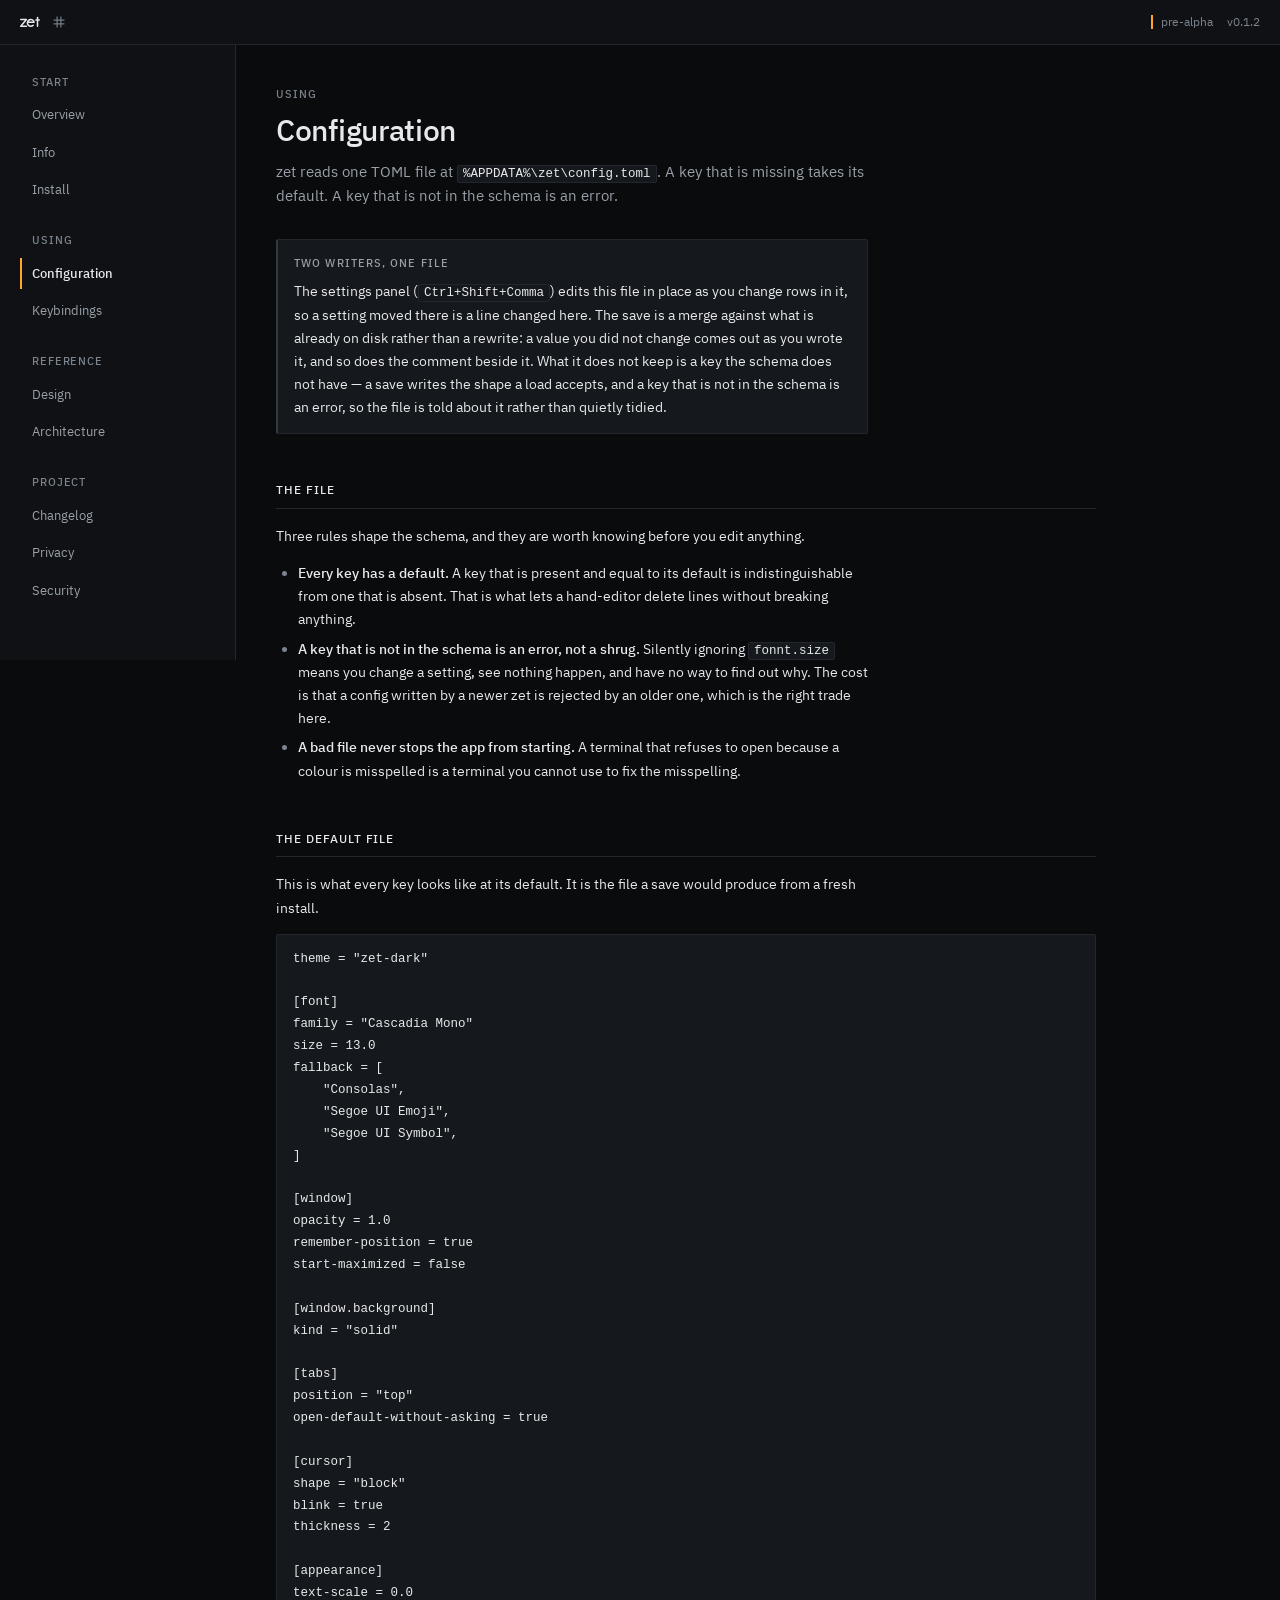
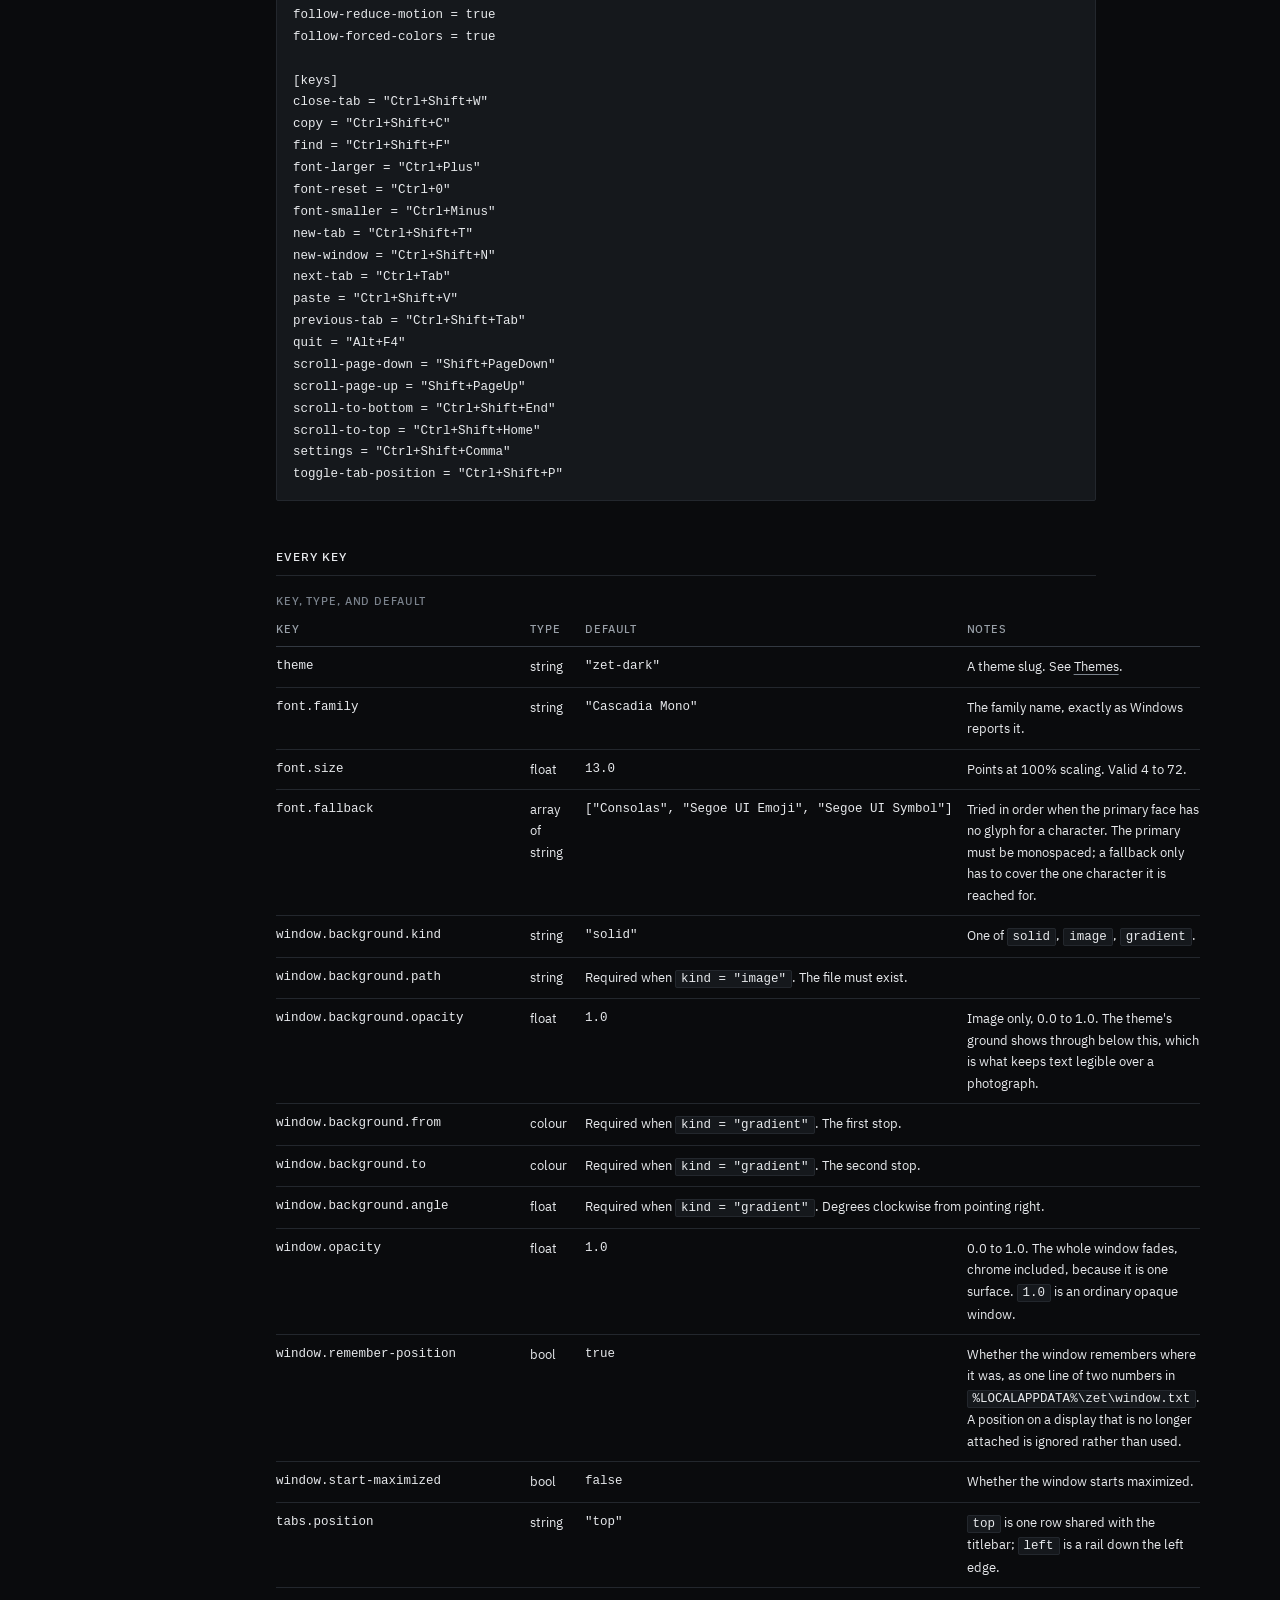
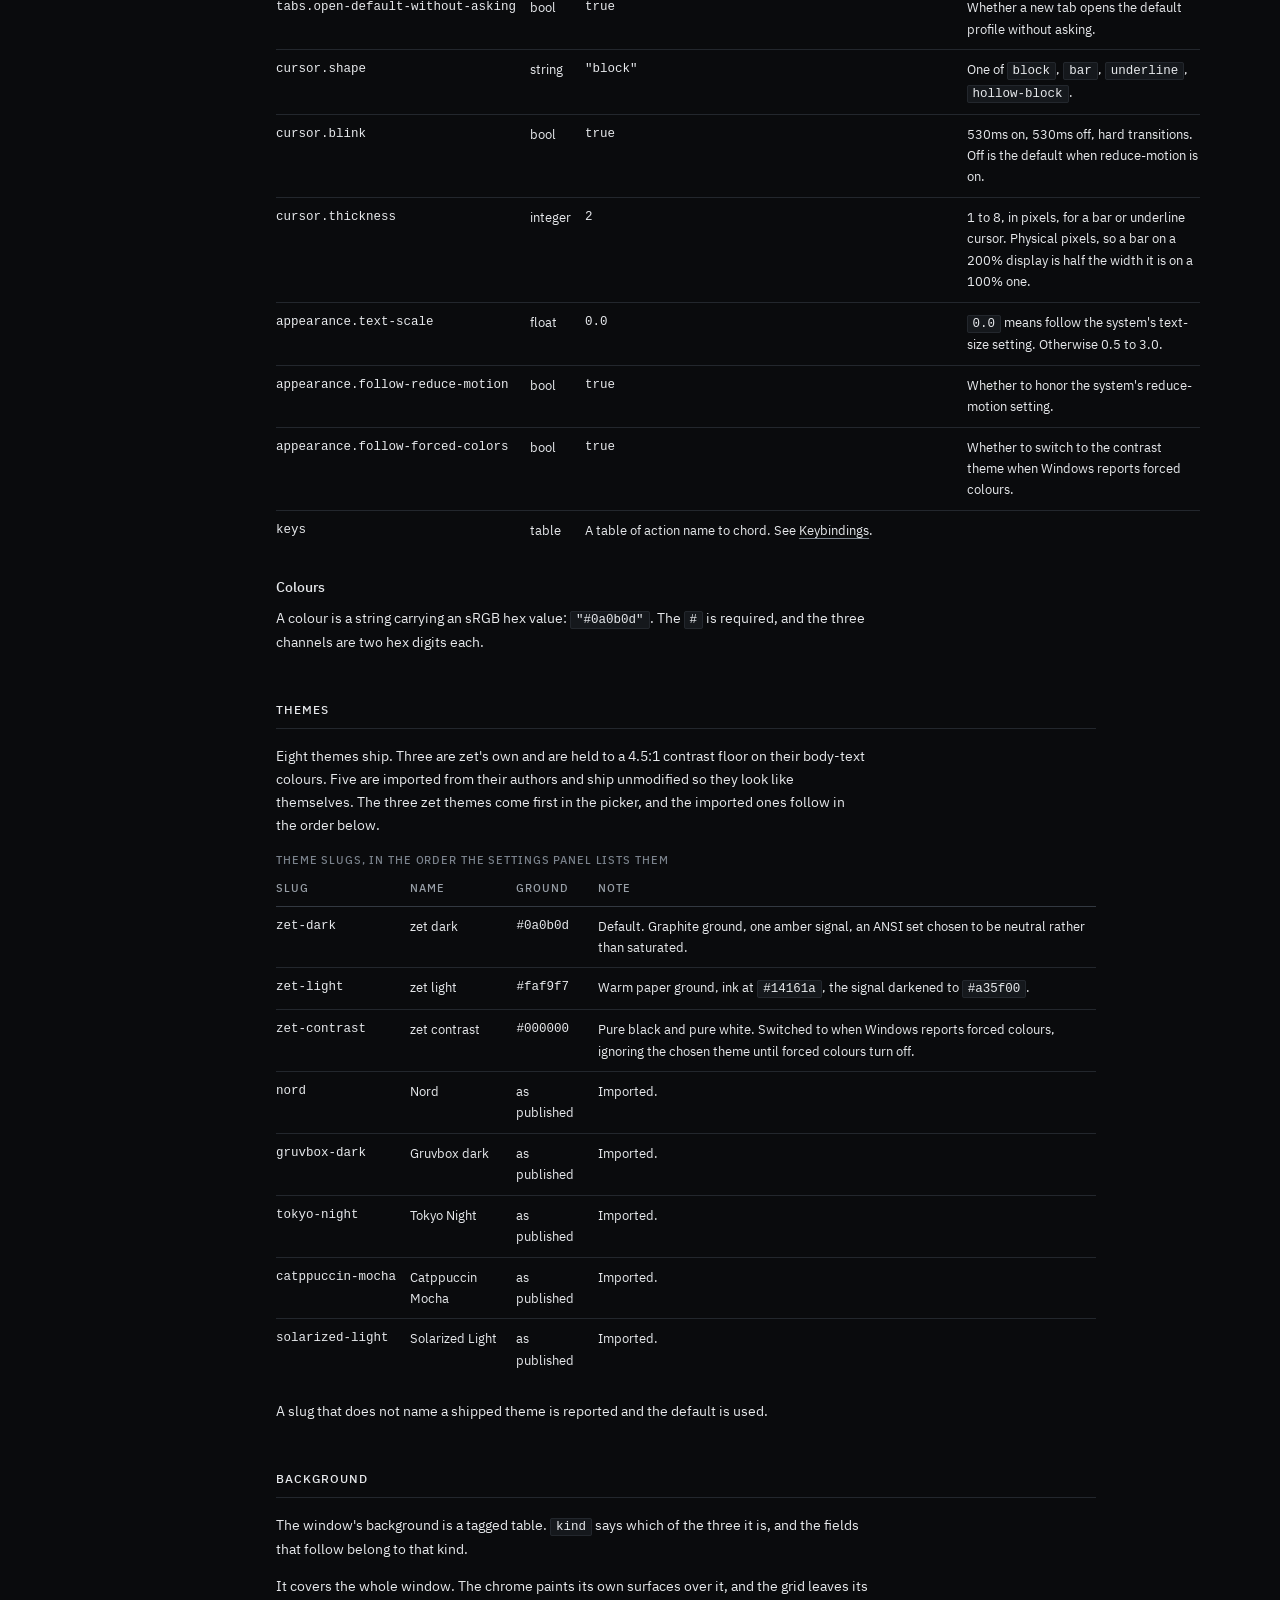
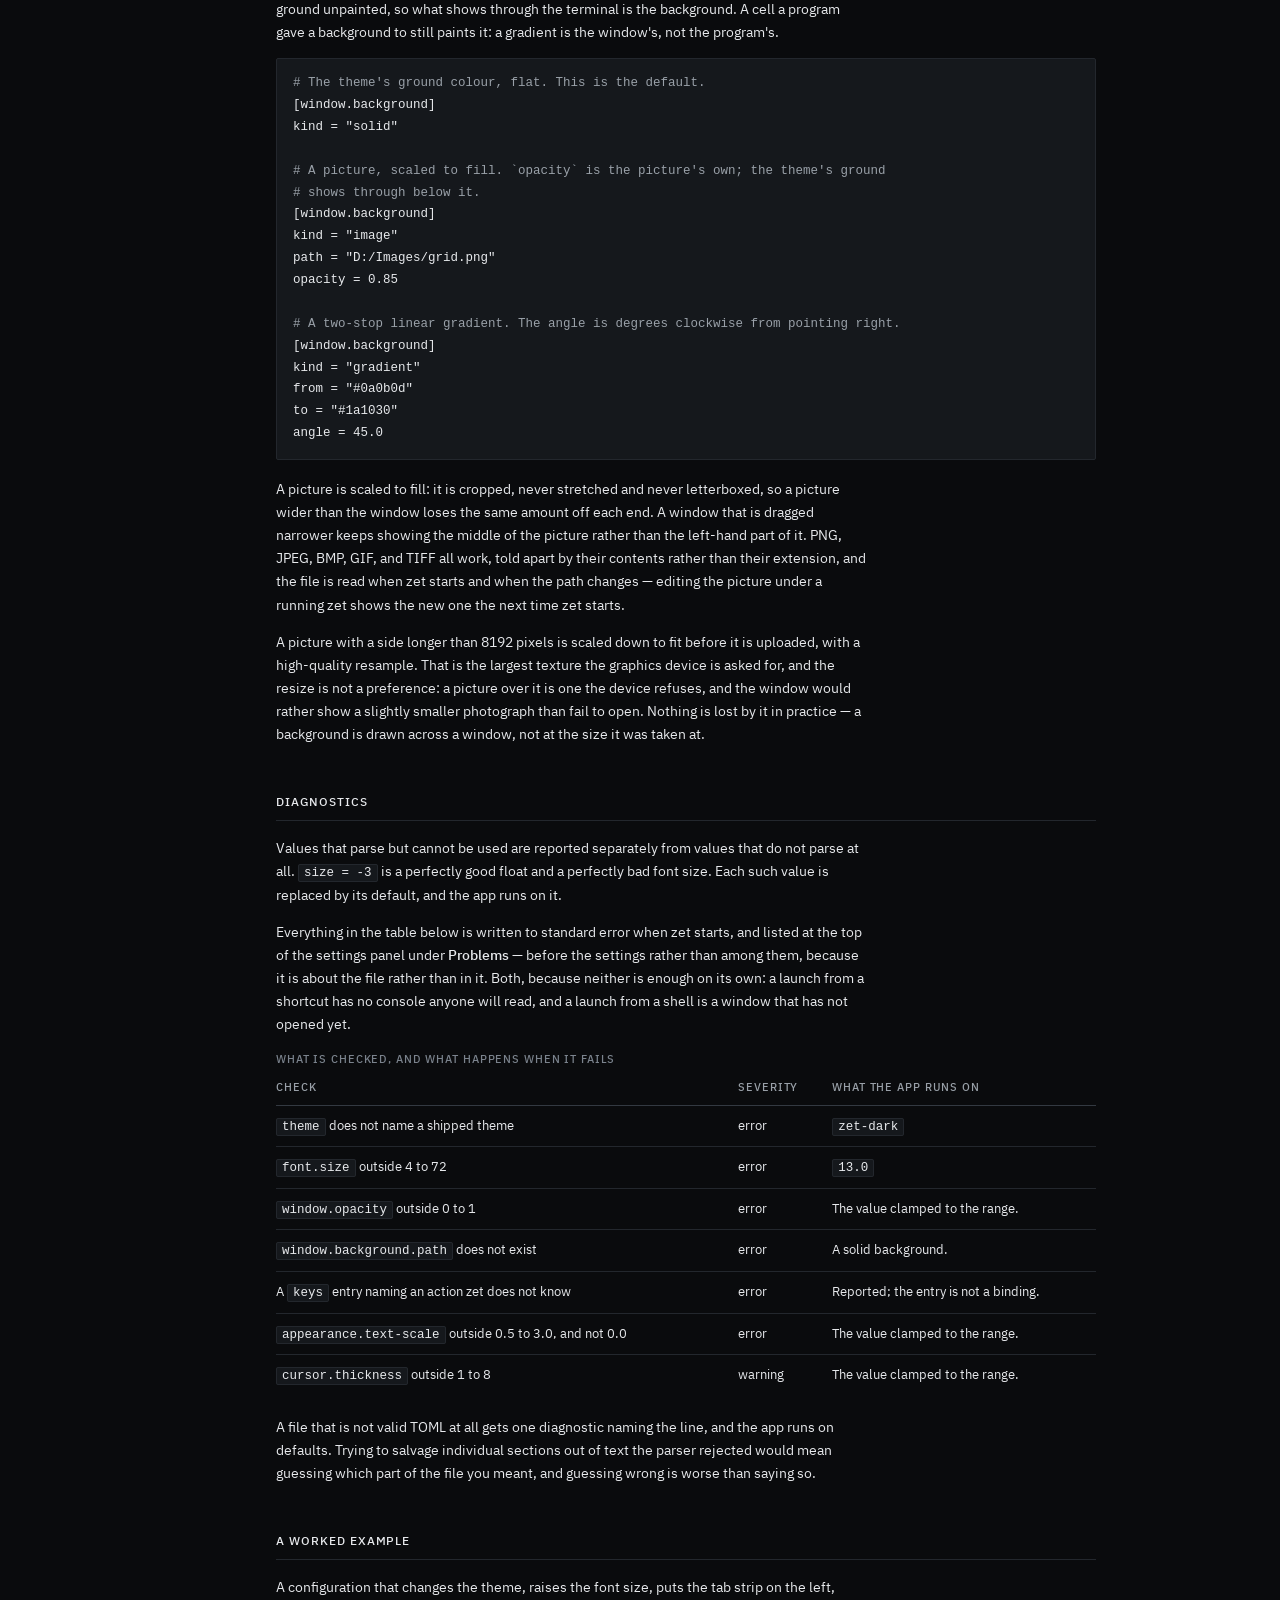
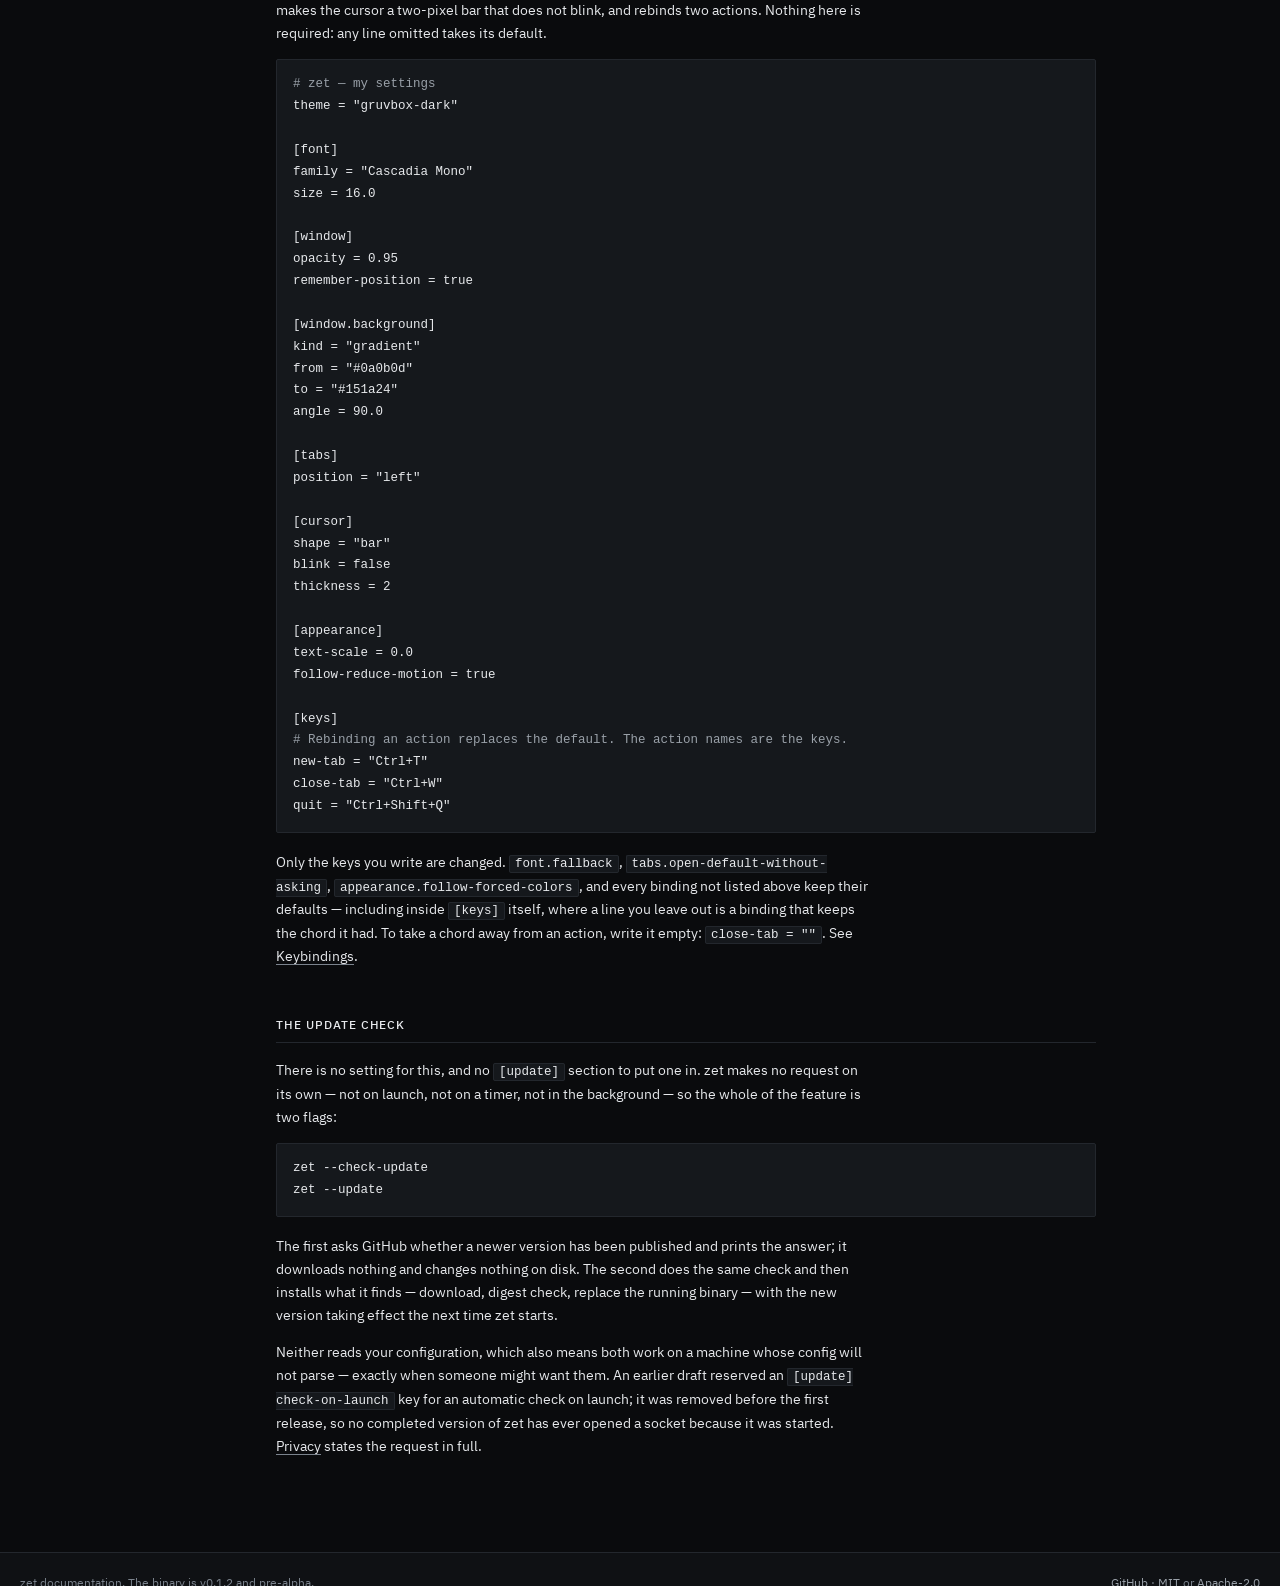
<file: docs/configuration.html>
<!doctype html>
<html lang="en">
<head>
<meta charset="utf-8">
<meta name="viewport" content="width=device-width, initial-scale=1">
<title>Configuration — zet</title>
<meta name="description" content="Every key in zet's config.toml, its type, and its default.">
<link rel="stylesheet" href="assets/style.css">
<link rel="icon" href="favicon.ico" sizes="48x48">
<link rel="icon" href="assets/icon.svg" type="image/svg+xml">
<link rel="apple-touch-icon" href="assets/icon-180.png">
<meta name="theme-color" content="#0a0b0d">
<meta property="og:type" content="website">
<meta property="og:site_name" content="zet">
<meta property="og:title" content="Configuration — zet">
<meta property="og:description" content="Every key in zet&#x27;s config.toml, its type, and its default.">
<meta property="og:url" content="https://asterxsk.github.io/zet/configuration.html">
<meta property="og:image" content="https://asterxsk.github.io/zet/assets/og.png">
<meta name="twitter:card" content="summary_large_image">
</head>
<body>
<a class="skip" href="#main">Skip to content</a>

<header class="topbar">
  <div class="topbar__inner">
    <a class="brand" href="index.html" aria-label="zet documentation">
      <svg class="brand__mark" viewBox="0 0 22 16" aria-hidden="true" focusable="false">
        <path d="M0.8 4.8 H6.8 L0.8 12 H6.8"></path>
        <path d="M7.95 7.8 H15.05 A3.6 3.6 0 1 0 14.05 10.95"></path>
        <path d="M18.7 2.6 V12"></path>
        <path d="M16.9 5.2 H20.5"></path>
      </svg>
      <svg class="brand__hash" viewBox="0 0 16 16" aria-hidden="true" focusable="false">
        <path d="M5.5 1.5 V14.5"></path>
        <path d="M10.5 1.5 V14.5"></path>
        <path d="M1.5 5.5 H14.5"></path>
        <path d="M1.5 10.5 H14.5"></path>
      </svg>
    </a>
    <span class="topbar__meta">
      <span class="topbar__status"><span class="lamp" aria-hidden="true"></span>pre-alpha</span>
      <span class="ver">v0.1.2</span>
    </span>
  </div>
</header>

<div class="shell">
  <nav class="nav" aria-label="Documentation">
    <div class="nav__section">
      <p class="nav__label">Start</p>
      <ul class="nav__list">
        <li><a class="nav__link" href="index.html">Overview</a></li>
        <li><a class="nav__link" href="info.html">Info</a></li>
        <li><a class="nav__link" href="install.html">Install</a></li>
      </ul>
    </div>
    <div class="nav__section">
      <p class="nav__label">Using</p>
      <ul class="nav__list">
        <li><a class="nav__link" href="configuration.html" aria-current="page">Configuration</a></li>
        <li><a class="nav__link" href="keybindings.html">Keybindings</a></li>
      </ul>
    </div>
    <div class="nav__section">
      <p class="nav__label">Reference</p>
      <ul class="nav__list">
        <li><a class="nav__link" href="design.html">Design</a></li>
        <li><a class="nav__link" href="architecture.html">Architecture</a></li>
      </ul>
    </div>
    <div class="nav__section">
      <p class="nav__label">Project</p>
      <ul class="nav__list">
        <li><a class="nav__link" href="changelog.html">Changelog</a></li>
        <li><a class="nav__link" href="privacy.html">Privacy</a></li>
        <li><a class="nav__link" href="security.html">Security</a></li>
      </ul>
    </div>
  </nav>

  <main id="main" class="main">
    <article class="doc">
      <p class="eyebrow">Using</p>
      <h1>Configuration</h1>
      <p class="lede">zet reads one TOML file at <code>%APPDATA%\zet\config.toml</code>. A key that
      is missing takes its default. A key that is not in the schema is an error.</p>

      <div class="callout callout--note">
        <span class="callout__label">Two writers, one file</span>
        <p>The settings panel (<code>Ctrl+Shift+Comma</code>) edits this file in place as you change
        rows in it, so a setting moved there is a line changed here. The save is a merge against what
        is already on disk rather than a rewrite: a value you did not change comes out as you wrote
        it, and so does the comment beside it. What it does not keep is a key the schema does not
        have — a save writes the shape a load accepts, and a key that is not in the schema is an
        error, so the file is told about it rather than quietly tidied.</p>
      </div>

      <h2>The file</h2>

      <p>Three rules shape the schema, and they are worth knowing before you edit anything.</p>

      <ul>
        <li><strong>Every key has a default.</strong> A key that is present and equal to its default
        is indistinguishable from one that is absent. That is what lets a hand-editor delete lines
        without breaking anything.</li>
        <li><strong>A key that is not in the schema is an error, not a shrug.</strong> Silently
        ignoring <code>fonnt.size</code> means you change a setting, see nothing happen, and have no
        way to find out why. The cost is that a config written by a newer zet is rejected by an
        older one, which is the right trade here.</li>
        <li><strong>A bad file never stops the app from starting.</strong> A terminal that refuses to
        open because a colour is misspelled is a terminal you cannot use to fix the misspelling.</li>
      </ul>

      <h2>The default file</h2>

      <p>This is what every key looks like at its default. It is the file a save would produce from
      a fresh install.</p>

<pre><code>theme = "zet-dark"

[font]
family = "Cascadia Mono"
size = 13.0
fallback = [
    "Consolas",
    "Segoe UI Emoji",
    "Segoe UI Symbol",
]

[window]
opacity = 1.0
remember-position = true
start-maximized = false

[window.background]
kind = "solid"

[tabs]
position = "top"
open-default-without-asking = true

[cursor]
shape = "block"
blink = true
thickness = 2

[appearance]
text-scale = 0.0
follow-reduce-motion = true
follow-forced-colors = true

[keys]
close-tab = "Ctrl+Shift+W"
copy = "Ctrl+Shift+C"
find = "Ctrl+Shift+F"
font-larger = "Ctrl+Plus"
font-reset = "Ctrl+0"
font-smaller = "Ctrl+Minus"
new-tab = "Ctrl+Shift+T"
new-window = "Ctrl+Shift+N"
next-tab = "Ctrl+Tab"
paste = "Ctrl+Shift+V"
previous-tab = "Ctrl+Shift+Tab"
quit = "Alt+F4"
scroll-page-down = "Shift+PageDown"
scroll-page-up = "Shift+PageUp"
scroll-to-bottom = "Ctrl+Shift+End"
scroll-to-top = "Ctrl+Shift+Home"
settings = "Ctrl+Shift+Comma"
toggle-tab-position = "Ctrl+Shift+P"</code></pre>

      <h2 id="keys">Every key</h2>

      <table>
        <caption>Key, type, and default</caption>
        <thead>
          <tr><th scope="col">Key</th><th scope="col">Type</th><th scope="col">Default</th><th scope="col">Notes</th></tr>
        </thead>
        <tbody>
          <tr><td class="k">theme</td><td>string</td><td class="k">"zet-dark"</td><td>A theme slug. See <a href="#themes">Themes</a>.</td></tr>
          <tr><td class="k">font.family</td><td>string</td><td class="k">"Cascadia Mono"</td><td>The family name, exactly as Windows reports it.</td></tr>
          <tr><td class="k">font.size</td><td>float</td><td class="k">13.0</td><td>Points at 100% scaling. Valid 4 to 72.</td></tr>
          <tr><td class="k">font.fallback</td><td>array of string</td><td class="k">["Consolas", "Segoe UI Emoji", "Segoe UI Symbol"]</td><td>Tried in order when the primary face has no glyph for a character. The primary must be monospaced; a fallback only has to cover the one character it is reached for.</td></tr>
          <tr><td class="k">window.background.kind</td><td>string</td><td class="k">"solid"</td><td>One of <code>solid</code>, <code>image</code>, <code>gradient</code>.</td></tr>
          <tr><td class="k">window.background.path</td><td>string</td><td colspan="2">Required when <code>kind = "image"</code>. The file must exist.</td></tr>
          <tr><td class="k">window.background.opacity</td><td>float</td><td class="k">1.0</td><td>Image only, 0.0 to 1.0. The theme's ground shows through below this, which is what keeps text legible over a photograph.</td></tr>
          <tr><td class="k">window.background.from</td><td>colour</td><td colspan="2">Required when <code>kind = "gradient"</code>. The first stop.</td></tr>
          <tr><td class="k">window.background.to</td><td>colour</td><td colspan="2">Required when <code>kind = "gradient"</code>. The second stop.</td></tr>
          <tr><td class="k">window.background.angle</td><td>float</td><td colspan="2">Required when <code>kind = "gradient"</code>. Degrees clockwise from pointing right.</td></tr>
          <tr><td class="k">window.opacity</td><td>float</td><td class="k">1.0</td><td>0.0 to 1.0. The whole window fades, chrome included, because it is one surface. <code>1.0</code> is an ordinary opaque window.</td></tr>
          <tr><td class="k">window.remember-position</td><td>bool</td><td class="k">true</td><td>Whether the window remembers where it was, as one line of two numbers in <code>%LOCALAPPDATA%\zet\window.txt</code>. A position on a display that is no longer attached is ignored rather than used.</td></tr>
          <tr><td class="k">window.start-maximized</td><td>bool</td><td class="k">false</td><td>Whether the window starts maximized.</td></tr>
          <tr><td class="k">tabs.position</td><td>string</td><td class="k">"top"</td><td><code>top</code> is one row shared with the titlebar; <code>left</code> is a rail down the left edge.</td></tr>
          <tr><td class="k">tabs.open-default-without-asking</td><td>bool</td><td class="k">true</td><td>Whether a new tab opens the default profile without asking.</td></tr>
          <tr><td class="k">cursor.shape</td><td>string</td><td class="k">"block"</td><td>One of <code>block</code>, <code>bar</code>, <code>underline</code>, <code>hollow-block</code>.</td></tr>
          <tr><td class="k">cursor.blink</td><td>bool</td><td class="k">true</td><td>530ms on, 530ms off, hard transitions. Off is the default when reduce-motion is on.</td></tr>
          <tr><td class="k">cursor.thickness</td><td>integer</td><td class="k">2</td><td>1 to 8, in pixels, for a bar or underline cursor. Physical pixels, so a
          bar on a 200% display is half the width it is on a 100% one.</td></tr>
          <tr><td class="k">appearance.text-scale</td><td>float</td><td class="k">0.0</td><td><code>0.0</code> means follow the system's text-size setting. Otherwise 0.5 to 3.0.</td></tr>
          <tr><td class="k">appearance.follow-reduce-motion</td><td>bool</td><td class="k">true</td><td>Whether to honor the system's reduce-motion setting.</td></tr>
          <tr><td class="k">appearance.follow-forced-colors</td><td>bool</td><td class="k">true</td><td>Whether to switch to the contrast theme when Windows reports forced colours.</td></tr>
          <tr><td class="k">keys</td><td>table</td><td colspan="2">A table of action name to chord. See <a href="keybindings.html">Keybindings</a>.</td></tr>
        </tbody>
      </table>

      <h3>Colours</h3>

      <p>A colour is a string carrying an sRGB hex value: <code>"#0a0b0d"</code>. The <code>#</code>
      is required, and the three channels are two hex digits each.</p>

      <h2 id="themes">Themes</h2>

      <p>Eight themes ship. Three are zet's own and are held to a 4.5:1 contrast floor on their
      body-text colours. Five are imported from their authors and ship unmodified so they look like
      themselves. The three zet themes come first in the picker, and the imported ones follow in the
      order below.</p>

      <table>
        <caption>Theme slugs, in the order the settings panel lists them</caption>
        <thead>
          <tr><th scope="col">Slug</th><th scope="col">Name</th><th scope="col">Ground</th><th scope="col">Note</th></tr>
        </thead>
        <tbody>
          <tr><td class="k">zet-dark</td><td>zet dark</td><td class="k">#0a0b0d</td><td>Default. Graphite ground, one amber signal, an ANSI set chosen to be neutral rather than saturated.</td></tr>
          <tr><td class="k">zet-light</td><td>zet light</td><td class="k">#faf9f7</td><td>Warm paper ground, ink at <code>#14161a</code>, the signal darkened to <code>#a35f00</code>.</td></tr>
          <tr><td class="k">zet-contrast</td><td>zet contrast</td><td class="k">#000000</td><td>Pure black and pure white. Switched to when Windows reports forced colours, ignoring the chosen theme until forced colours turn off.</td></tr>
          <tr><td class="k">nord</td><td>Nord</td><td>as published</td><td>Imported.</td></tr>
          <tr><td class="k">gruvbox-dark</td><td>Gruvbox dark</td><td>as published</td><td>Imported.</td></tr>
          <tr><td class="k">tokyo-night</td><td>Tokyo Night</td><td>as published</td><td>Imported.</td></tr>
          <tr><td class="k">catppuccin-mocha</td><td>Catppuccin Mocha</td><td>as published</td><td>Imported.</td></tr>
          <tr><td class="k">solarized-light</td><td>Solarized Light</td><td>as published</td><td>Imported.</td></tr>
        </tbody>
      </table>

      <p>A slug that does not name a shipped theme is reported and the default is used.</p>

      <h2>Background</h2>

      <p>The window's background is a tagged table. <code>kind</code> says which of the three it is,
      and the fields that follow belong to that kind.</p>

      <p>It covers the whole window. The chrome paints its own surfaces over it, and the grid
      leaves its ground unpainted, so what shows through the terminal is the background. A cell a
      program gave a background to still paints it: a gradient is the window's, not the
      program's.</p>

<pre><code><span class="c"># The theme's ground colour, flat. This is the default.</span>
[window.background]
kind = "solid"

<span class="c"># A picture, scaled to fill. `opacity` is the picture's own; the theme's ground</span>
<span class="c"># shows through below it.</span>
[window.background]
kind = "image"
path = "D:/Images/grid.png"
opacity = 0.85

<span class="c"># A two-stop linear gradient. The angle is degrees clockwise from pointing right.</span>
[window.background]
kind = "gradient"
from = "#0a0b0d"
to = "#1a1030"
angle = 45.0</code></pre>

      <p>A picture is scaled to fill: it is cropped, never stretched and never letterboxed, so a
      picture wider than the window loses the same amount off each end. A window that is dragged
      narrower keeps showing the middle of the picture rather than the left-hand part of it. PNG,
      JPEG, BMP, GIF, and TIFF all work, told apart by their contents rather than their extension,
      and the file is read when zet starts and when the path changes — editing the picture under a
      running zet shows the new one the next time zet starts.</p>

      <p>A picture with a side longer than 8192 pixels is scaled down to fit before it is uploaded,
      with a high-quality resample. That is the largest texture the graphics device is asked for,
      and the resize is not a preference: a picture over it is one the device refuses, and the
      window would rather show a slightly smaller photograph than fail to open. Nothing is lost by
      it in practice — a background is drawn across a window, not at the size it was taken at.</p>

      <h2 id="diagnostics">Diagnostics</h2>

      <p>Values that parse but cannot be used are reported separately from values that do not parse
      at all. <code>size = -3</code> is a perfectly good float and a perfectly bad font size. Each
      such value is replaced by its default, and the app runs on it.</p>

      <p>Everything in the table below is written to standard error when zet starts, and listed at
      the top of the settings panel under <strong>Problems</strong> — before the settings rather
      than among them, because it is about the file rather than in it. Both, because neither is
      enough on its own: a launch from a shortcut has no console anyone will read, and a launch from
      a shell is a window that has not opened yet.</p>

      <table>
        <caption>What is checked, and what happens when it fails</caption>
        <thead>
          <tr><th scope="col">Check</th><th scope="col">Severity</th><th scope="col">What the app runs on</th></tr>
        </thead>
        <tbody>
          <tr><td><code>theme</code> does not name a shipped theme</td><td>error</td><td><code>zet-dark</code></td></tr>
          <tr><td><code>font.size</code> outside 4 to 72</td><td>error</td><td><code>13.0</code></td></tr>
          <tr><td><code>window.opacity</code> outside 0 to 1</td><td>error</td><td>The value clamped to the range.</td></tr>
          <tr><td><code>window.background.path</code> does not exist</td><td>error</td><td>A solid background.</td></tr>
          <tr><td>A <code>keys</code> entry naming an action zet does not know</td><td>error</td><td>Reported; the entry is not a binding.</td></tr>
          <tr><td><code>appearance.text-scale</code> outside 0.5 to 3.0, and not 0.0</td><td>error</td><td>The value clamped to the range.</td></tr>
          <tr><td><code>cursor.thickness</code> outside 1 to 8</td><td>warning</td><td>The value clamped to the range.</td></tr>
        </tbody>
      </table>

      <p>A file that is not valid TOML at all gets one diagnostic naming the line, and the app runs
      on defaults. Trying to salvage individual sections out of text the parser rejected would mean
      guessing which part of the file you meant, and guessing wrong is worse than saying so.</p>

      <h2>A worked example</h2>

      <p>A configuration that changes the theme, raises the font size, puts the tab strip on the
      left, makes the cursor a two-pixel bar that does not blink, and rebinds two actions. Nothing
      here is required: any line omitted takes its default.</p>

<pre><code><span class="c"># zet — my settings</span>
theme = "gruvbox-dark"

[font]
family = "Cascadia Mono"
size = 16.0

[window]
opacity = 0.95
remember-position = true

[window.background]
kind = "gradient"
from = "#0a0b0d"
to = "#151a24"
angle = 90.0

[tabs]
position = "left"

[cursor]
shape = "bar"
blink = false
thickness = 2

[appearance]
text-scale = 0.0
follow-reduce-motion = true

[keys]
<span class="c"># Rebinding an action replaces the default. The action names are the keys.</span>
new-tab = "Ctrl+T"
close-tab = "Ctrl+W"
quit = "Ctrl+Shift+Q"</code></pre>

      <p>Only the keys you write are changed. <code>font.fallback</code>, <code>tabs.open-default-without-asking</code>,
      <code>appearance.follow-forced-colors</code>, and every binding not listed above keep their
      defaults — including inside <code>[keys]</code> itself, where a line you leave out is a
      binding that keeps the chord it had. To take a chord away from an action, write it empty:
      <code>close-tab = ""</code>. See <a href="keybindings.html">Keybindings</a>.</p>

      <h2 id="update">The update check</h2>

      <p>There is no setting for this, and no <code>[update]</code> section to put one in. zet makes
      no request on its own — not on launch, not on a timer, not in the background — so the whole
      of the feature is two flags:</p>

<pre><code>zet --check-update
zet --update</code></pre>

      <p>The first asks GitHub whether a newer version has been published and prints the answer; it
      downloads nothing and changes nothing on disk. The second does the same check and then
      installs what it finds — download, digest check, replace the running binary — with the new
      version taking effect the next time zet starts.</p>

      <p>Neither reads your configuration, which also means both work on a machine whose config will
      not parse — exactly when someone might want them. An earlier draft reserved an
      <code>[update] check-on-launch</code> key for an automatic check on launch; it was removed
      before the first release, so no completed version of zet has ever opened a socket because it
      was started. <a href="privacy.html">Privacy</a> states the request in full.</p>
    </article>
  </main>
</div>

<footer class="footer">
  <div class="footer__inner">
    <span>zet documentation. The binary is <span class="ver">v0.1.2</span> and pre-alpha.</span>
    <span>
      <a href="https://github.com/asterxsk/zet">GitHub</a> ·
      <a href="https://github.com/asterxsk/zet/blob/main/LICENSE-MIT">MIT</a> or
      <a href="https://github.com/asterxsk/zet/blob/main/LICENSE-APACHE">Apache-2.0</a>
    </span>
  </div>
</footer>
</body>
</html>
</file>
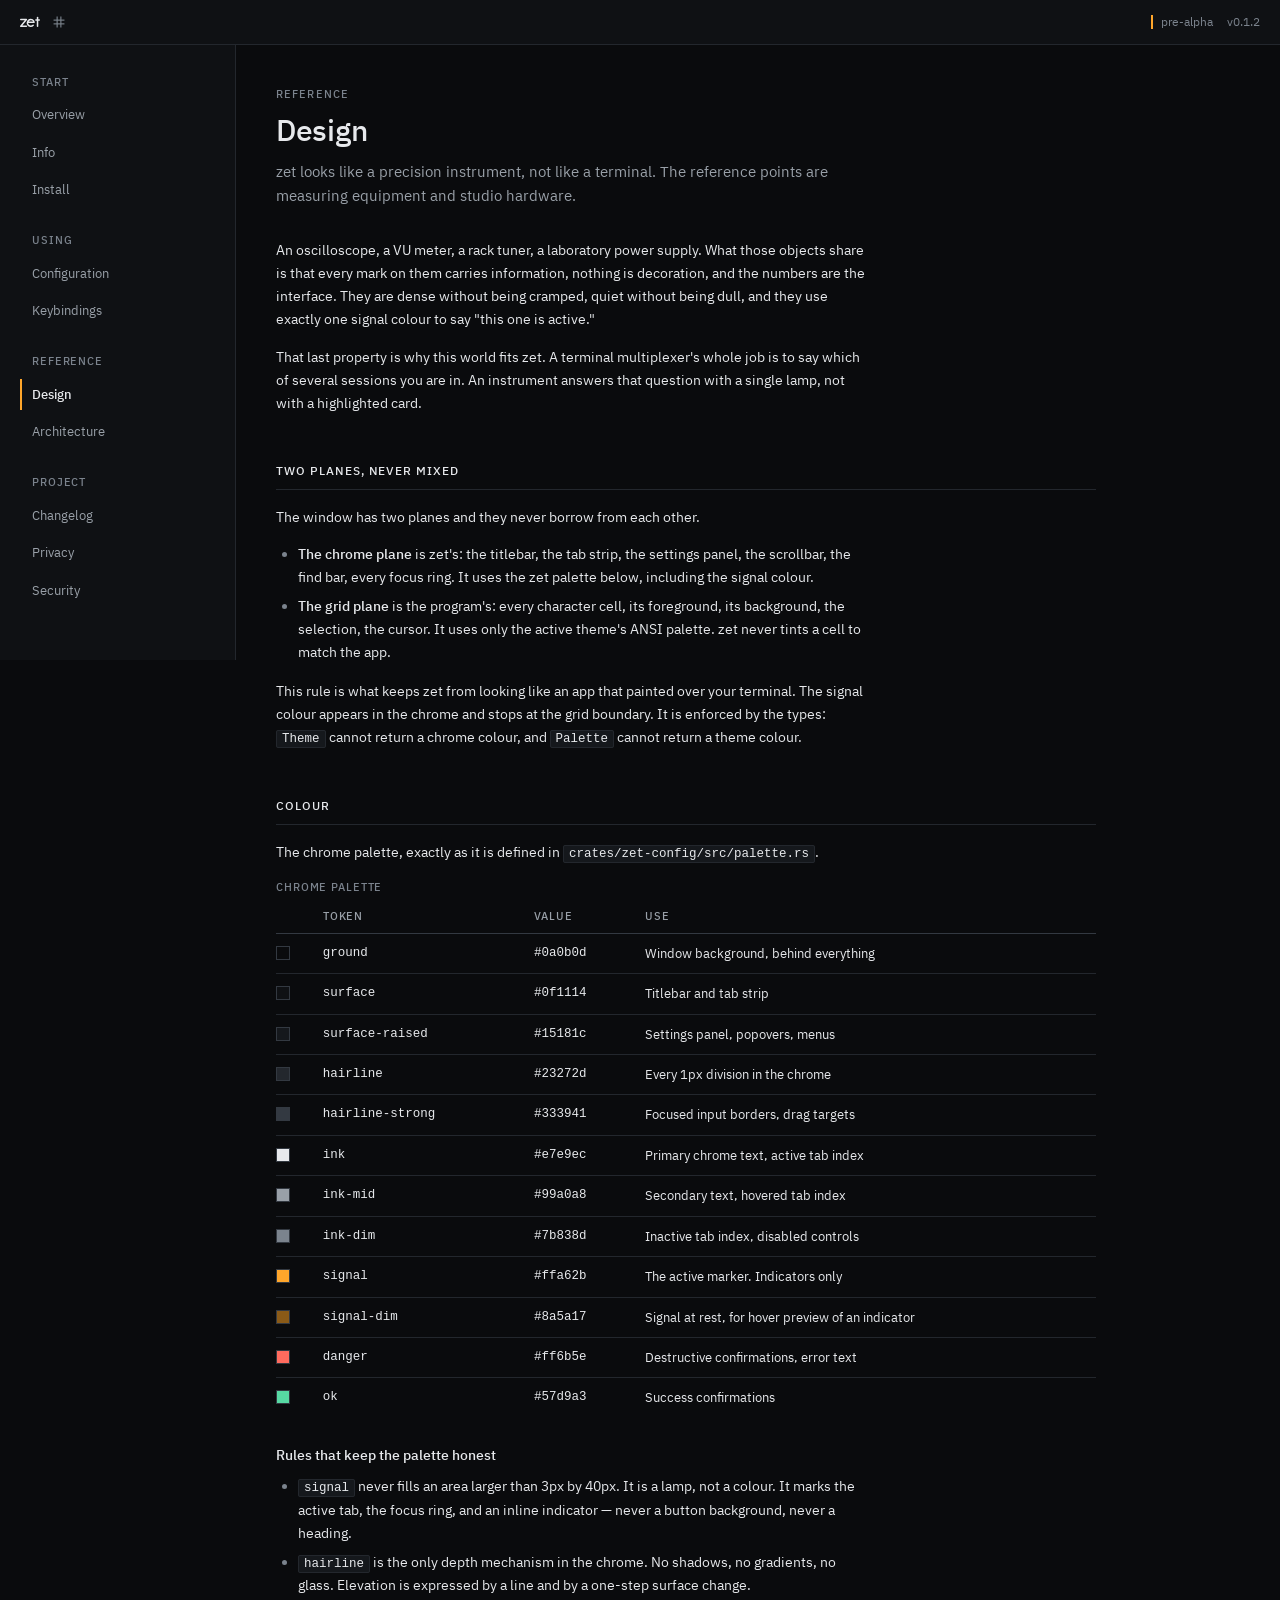
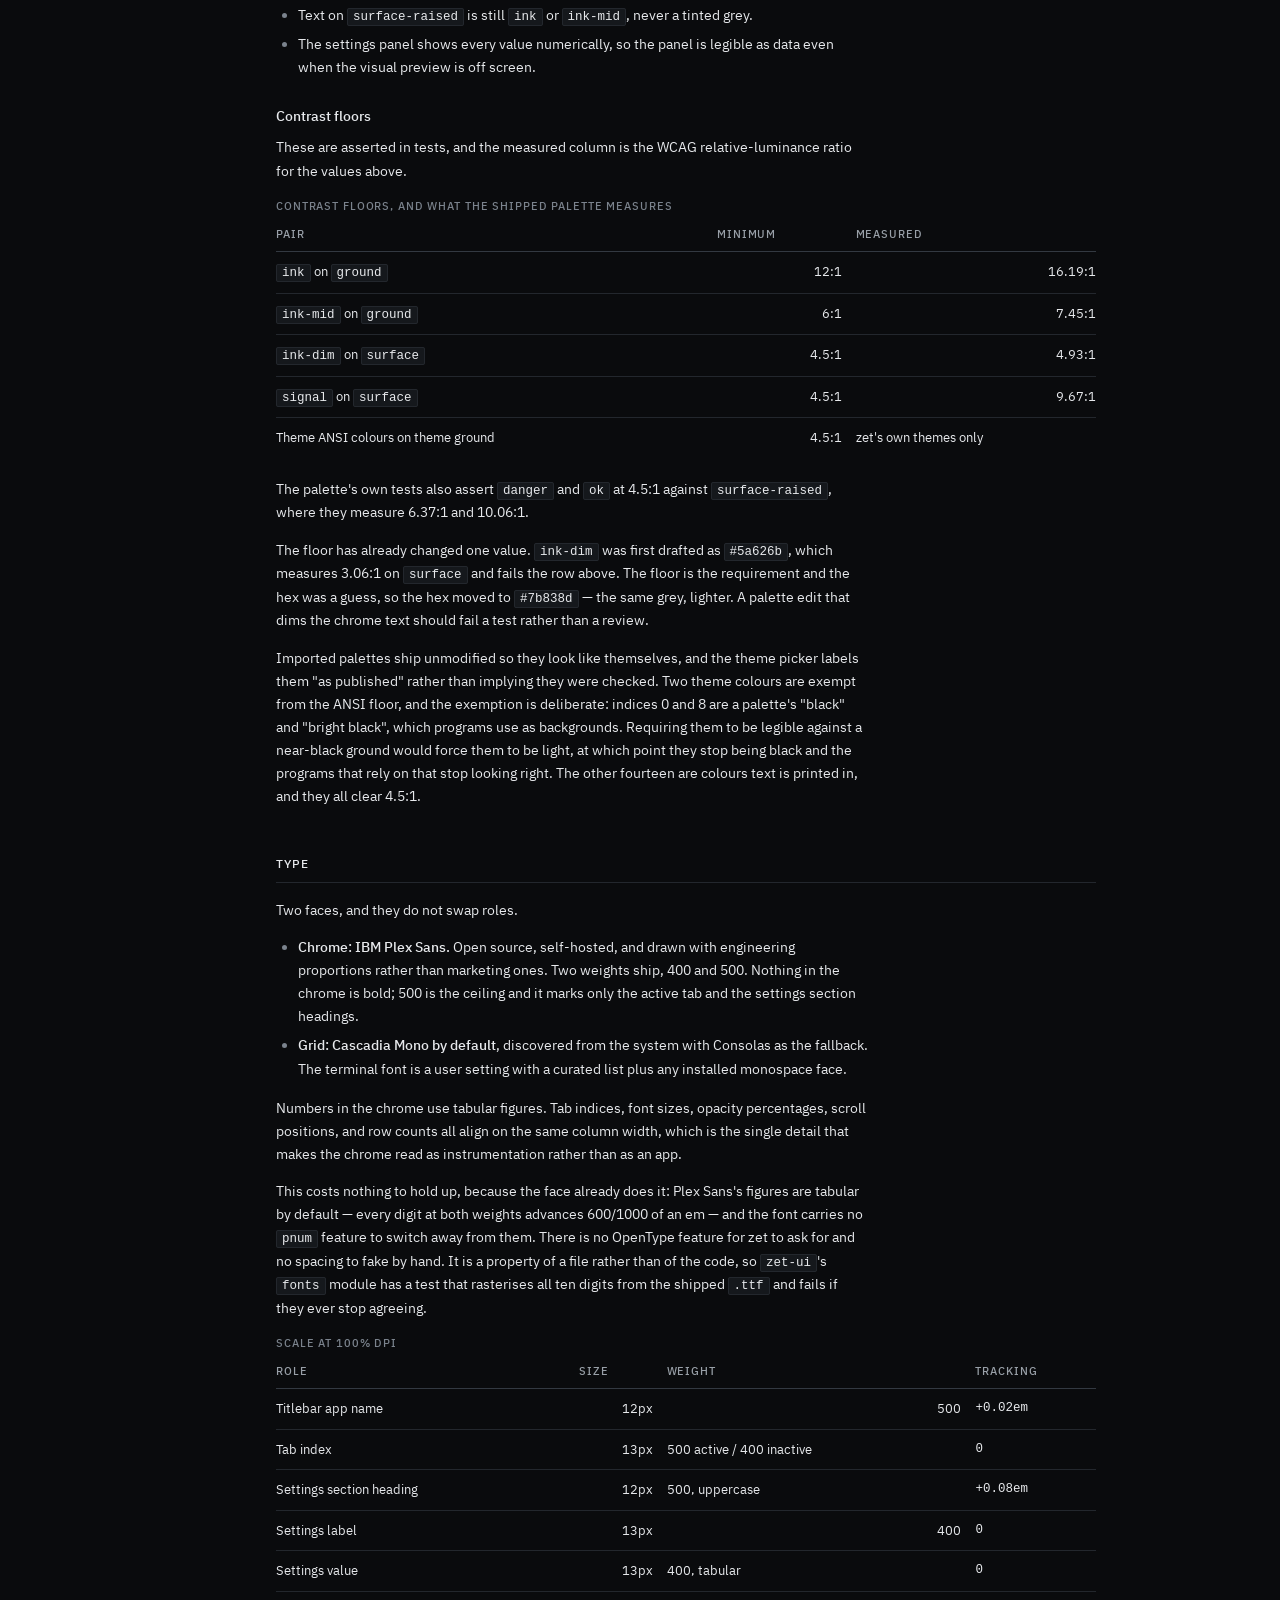
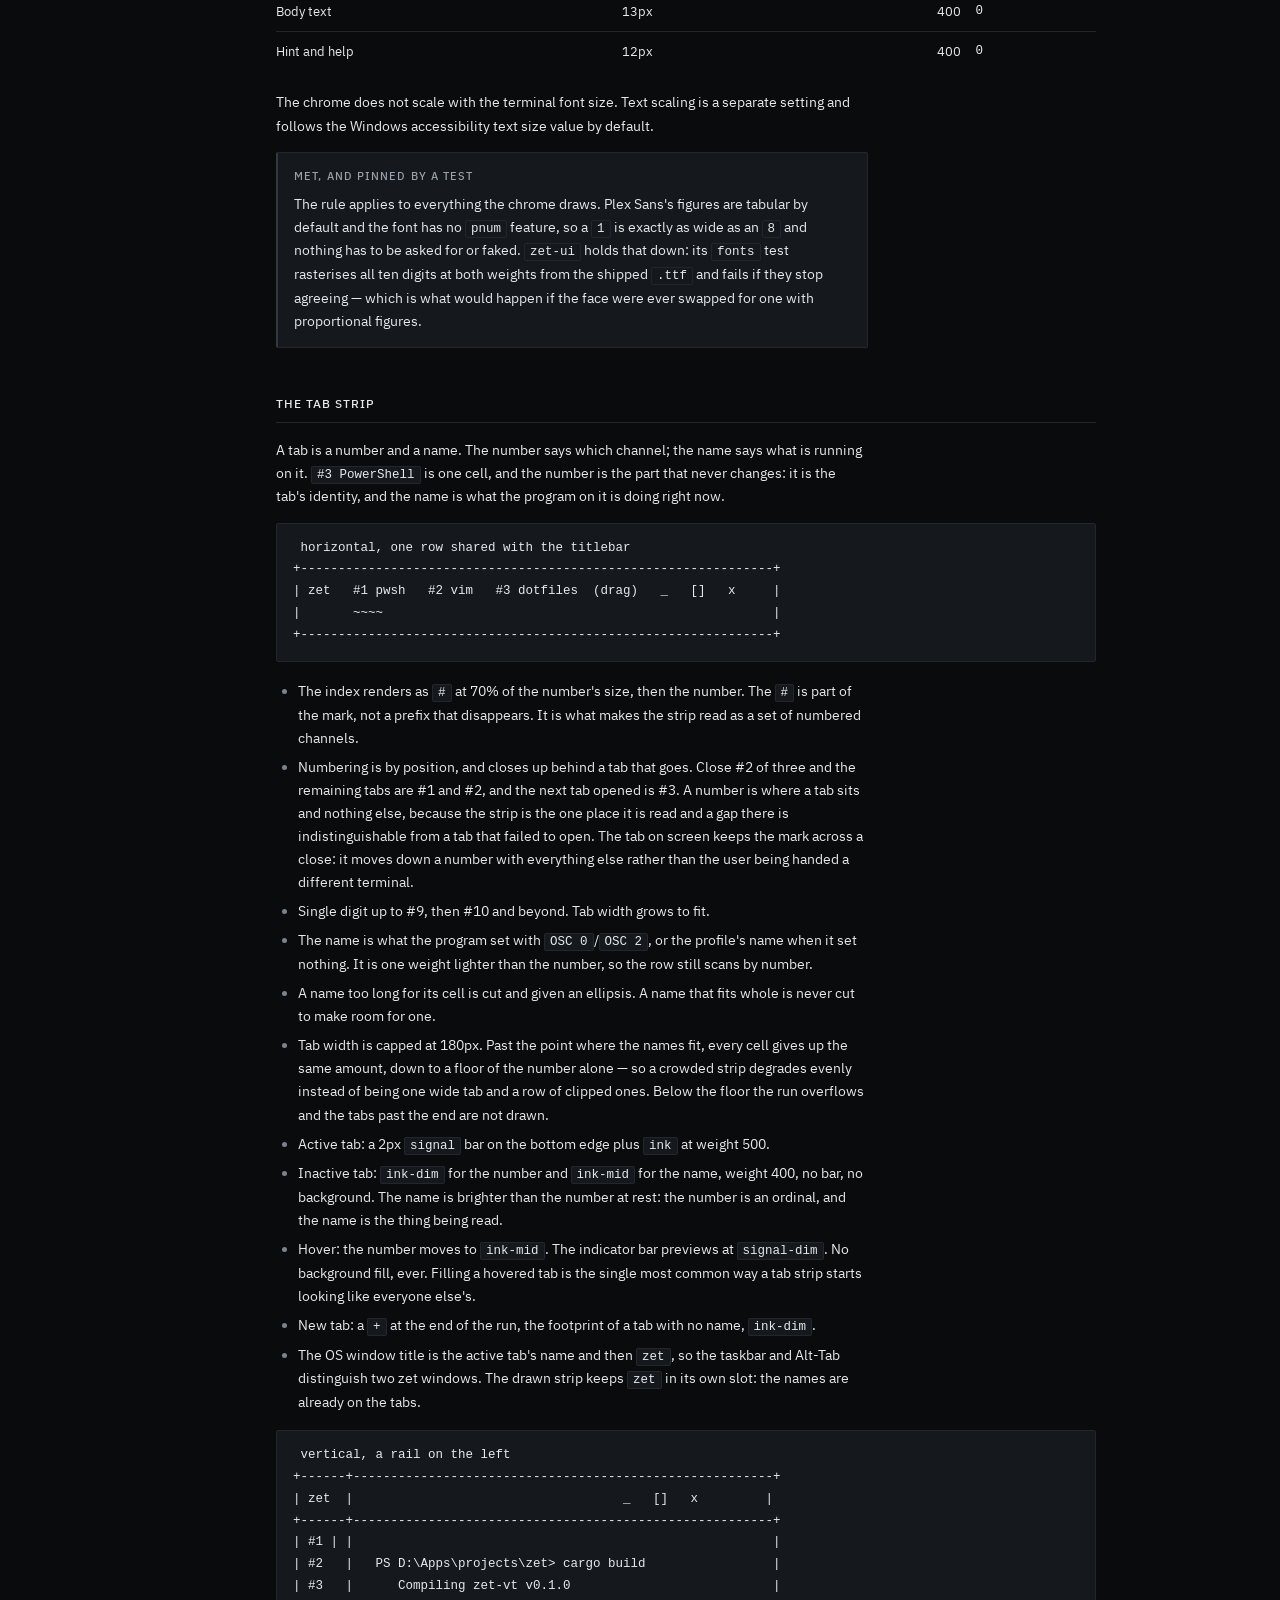
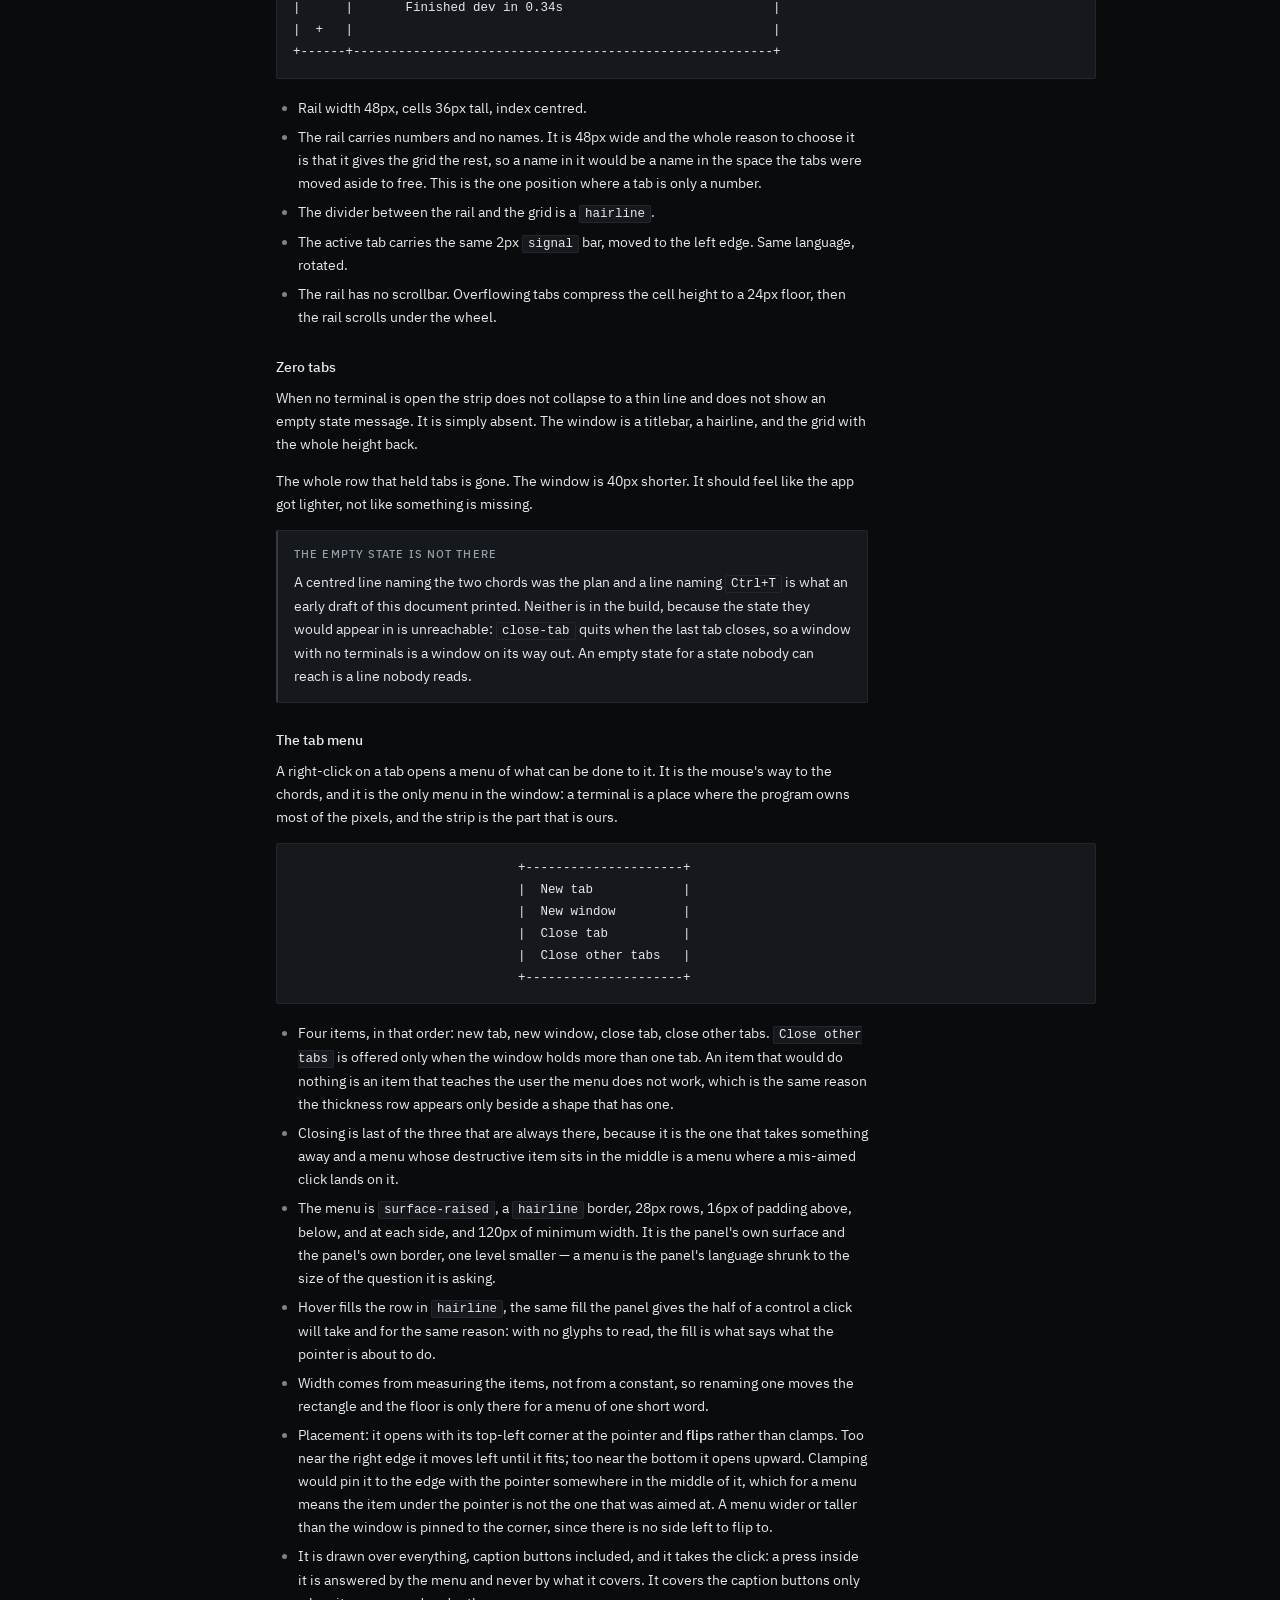
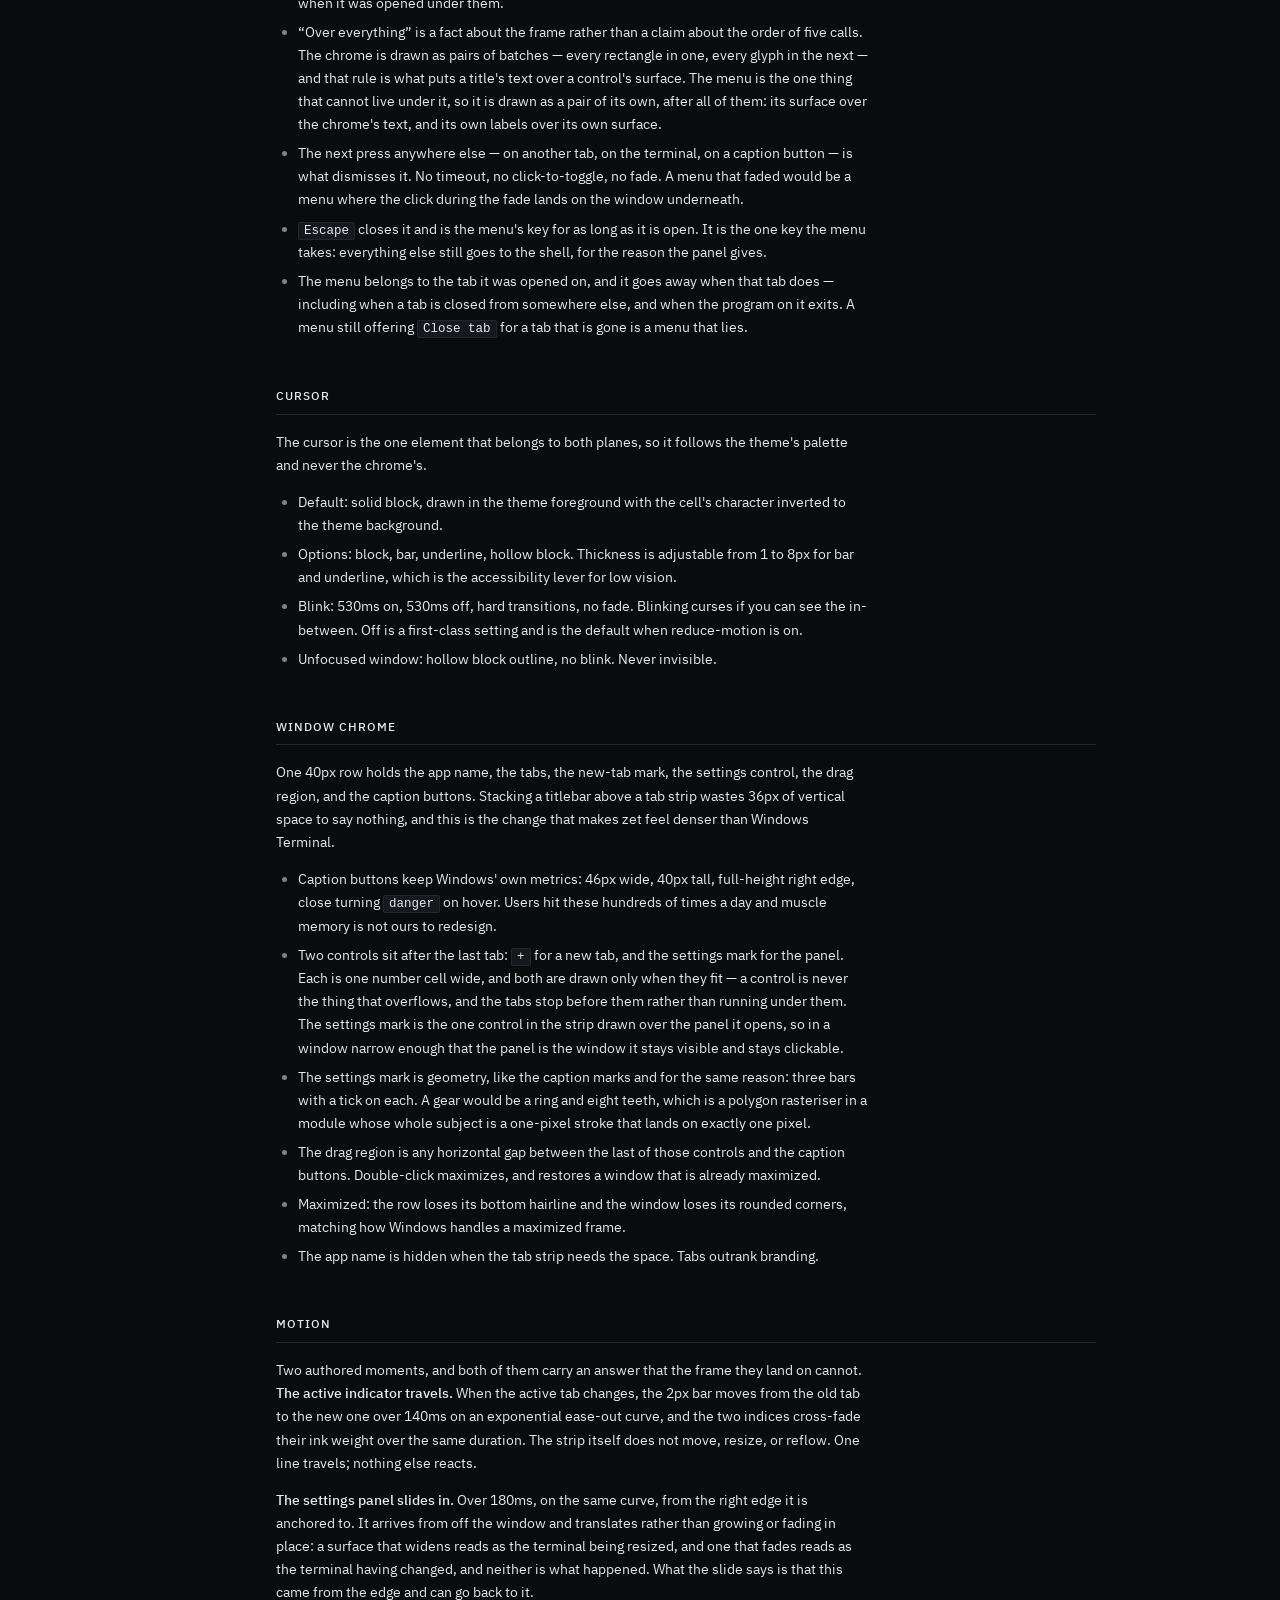
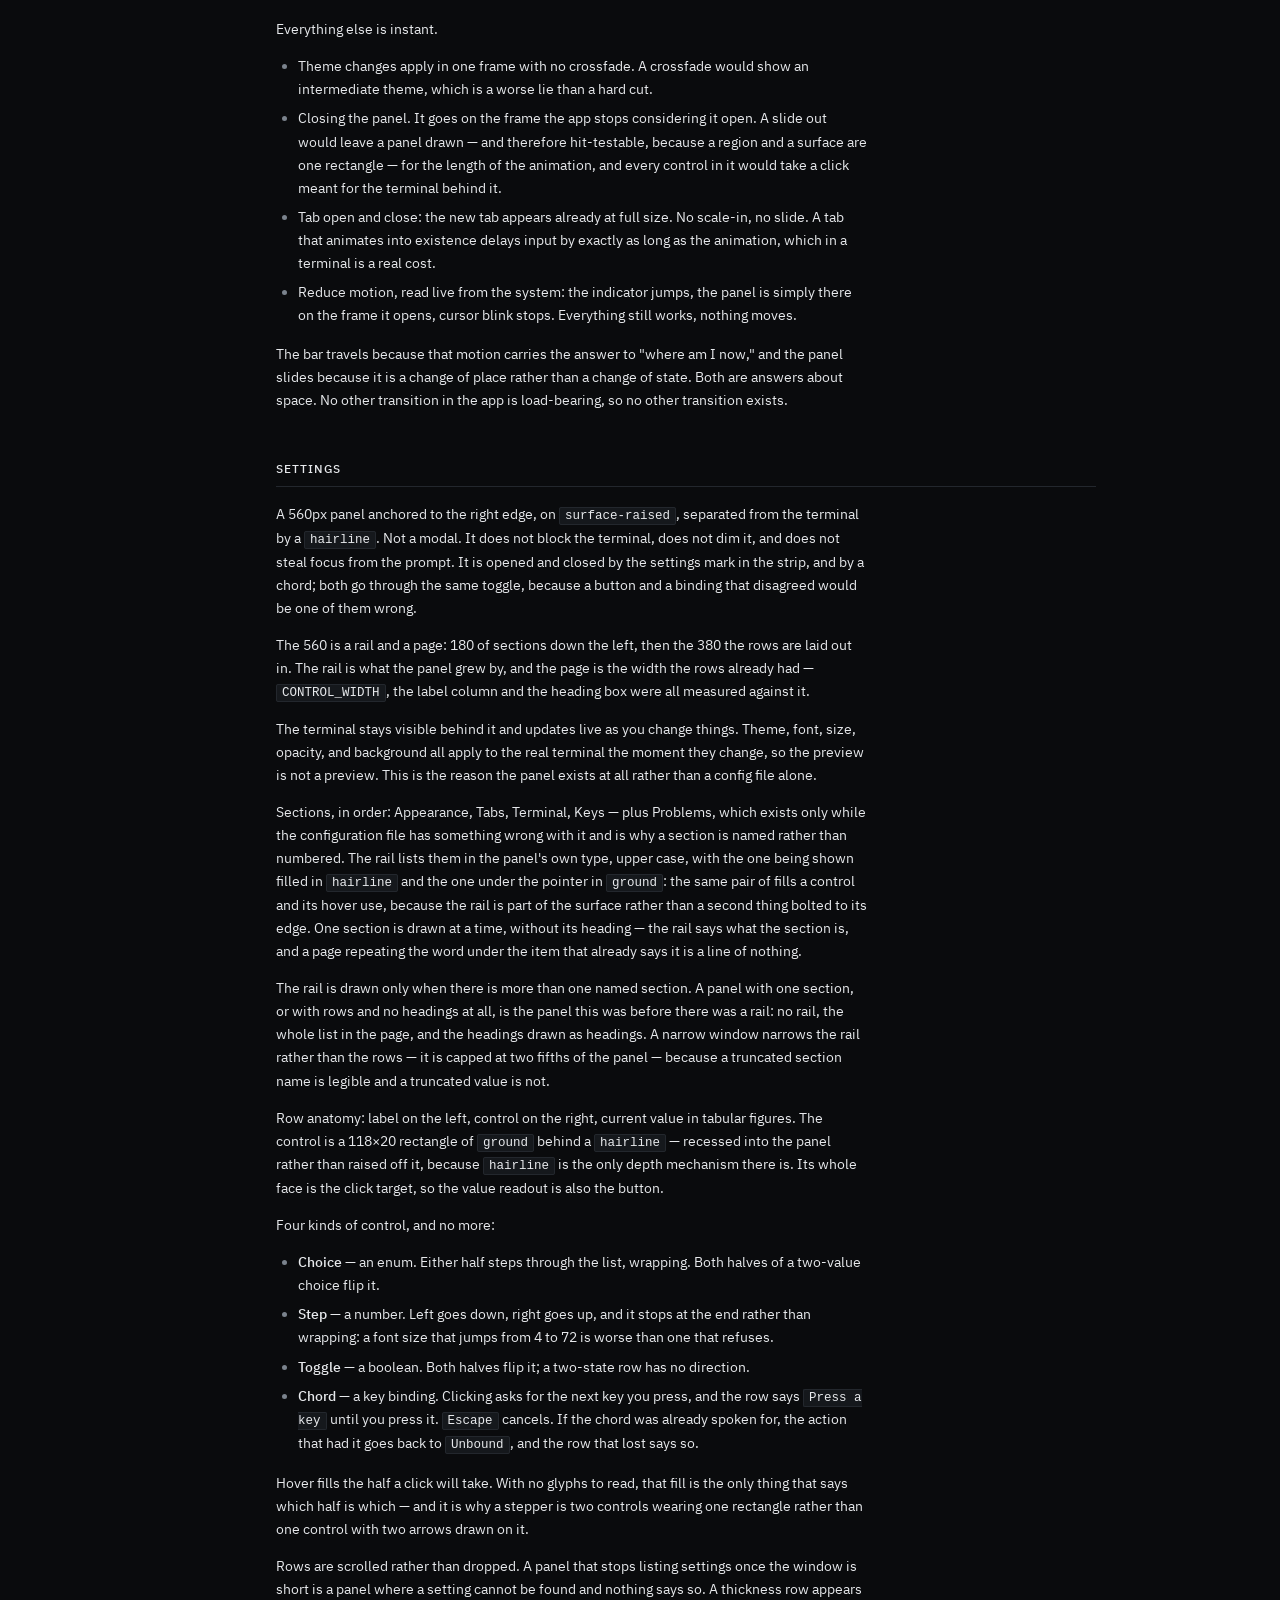
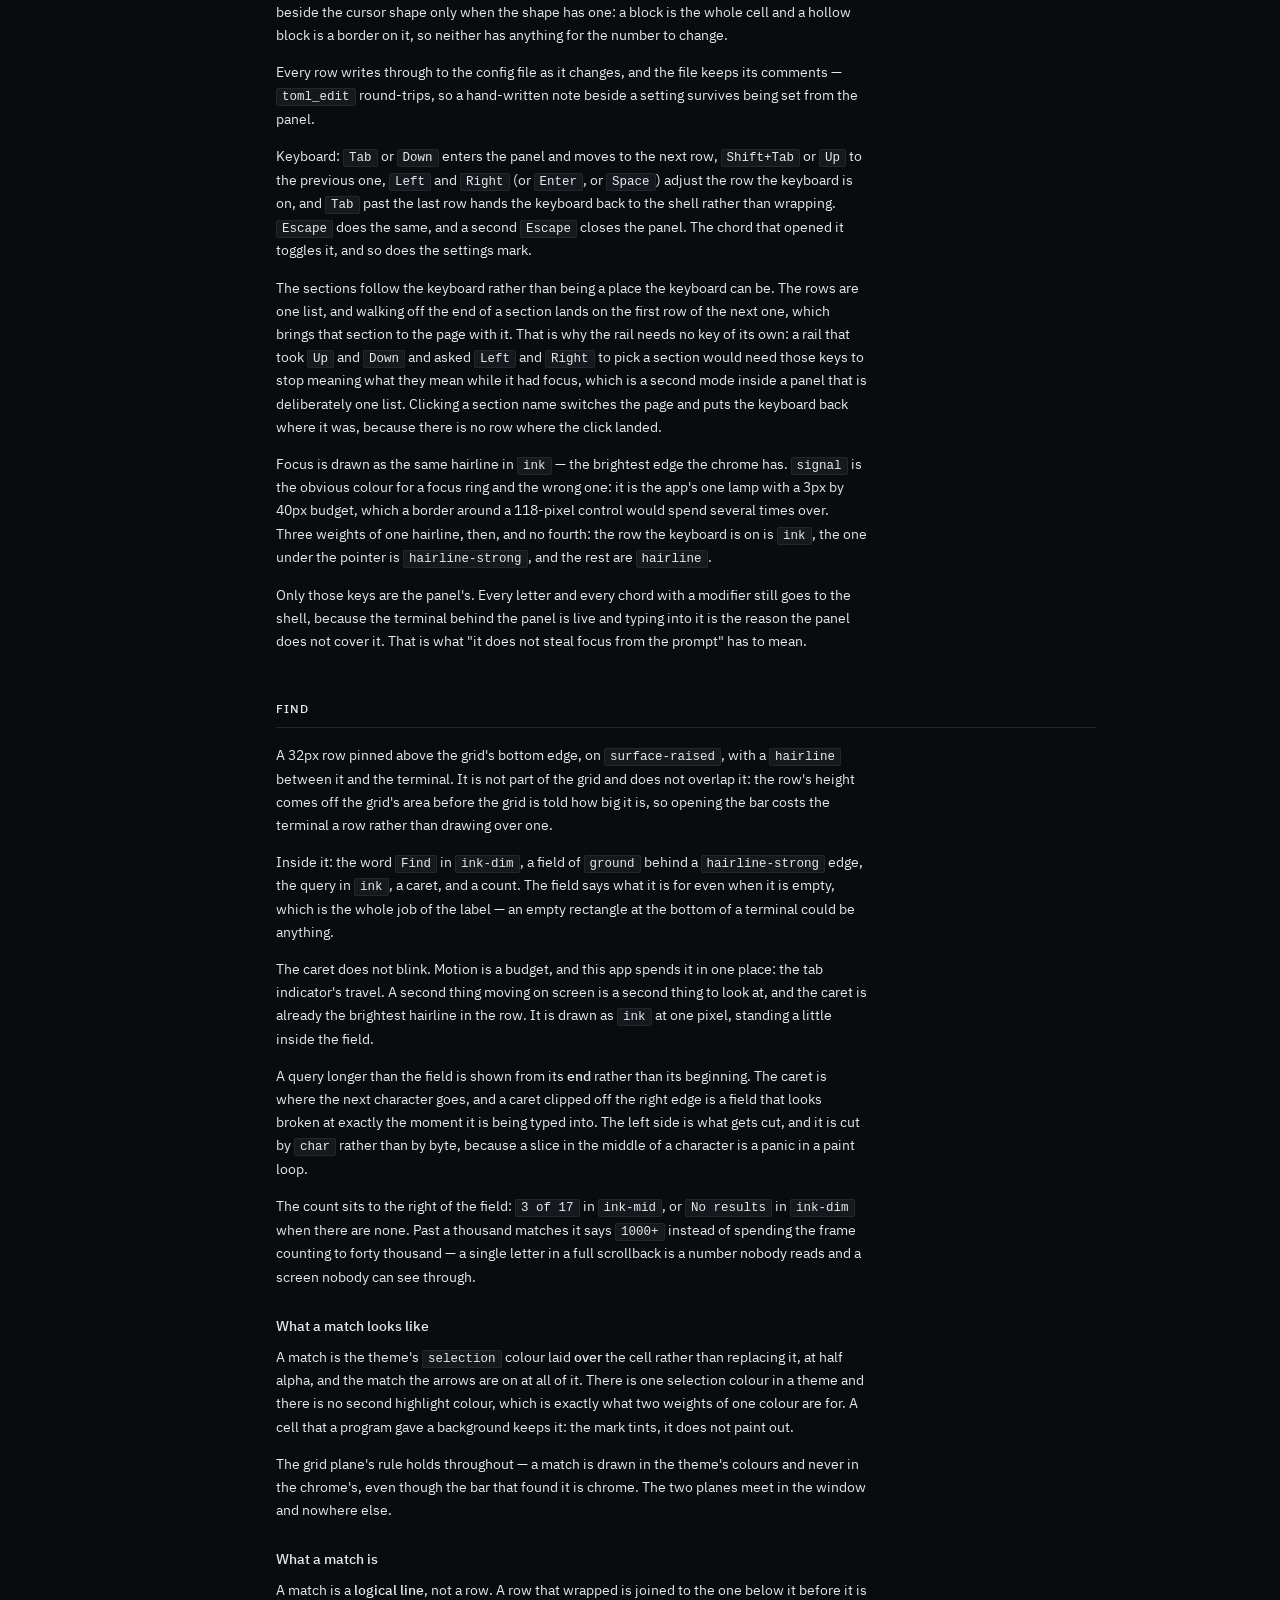
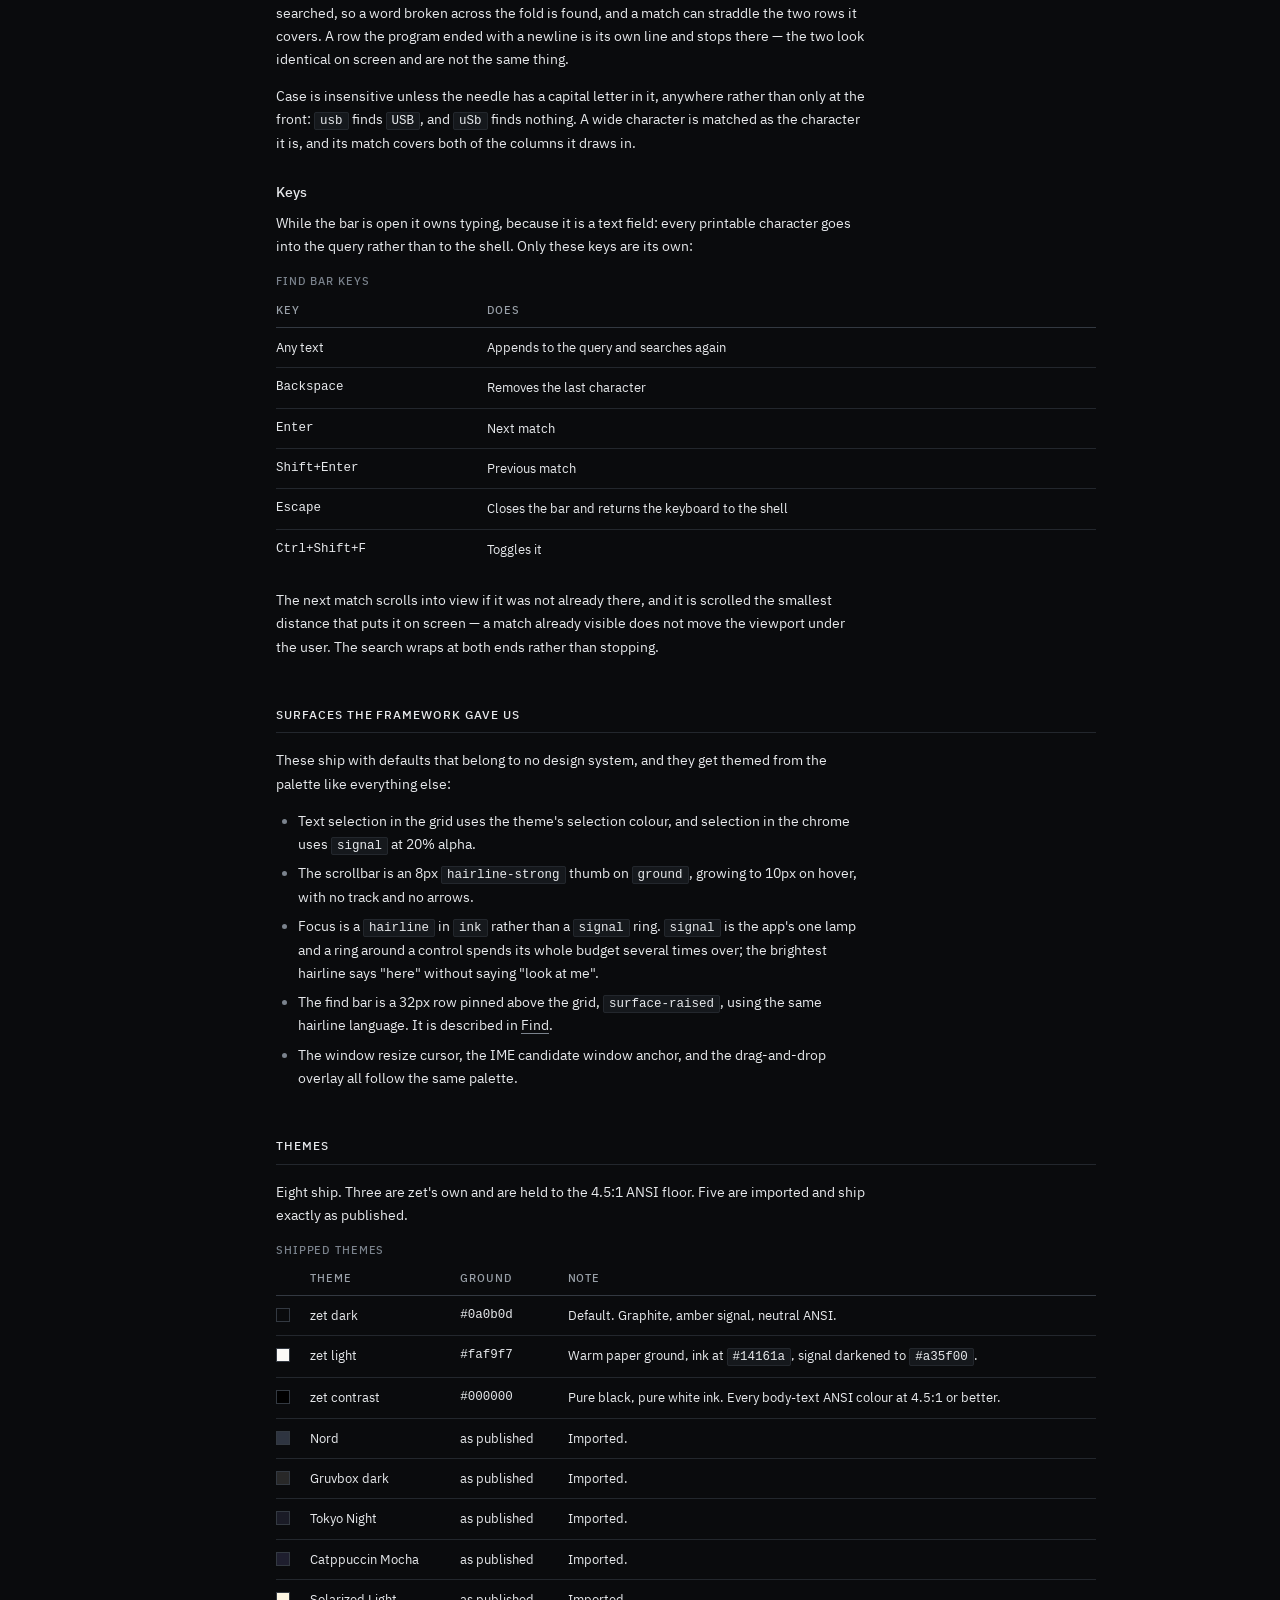
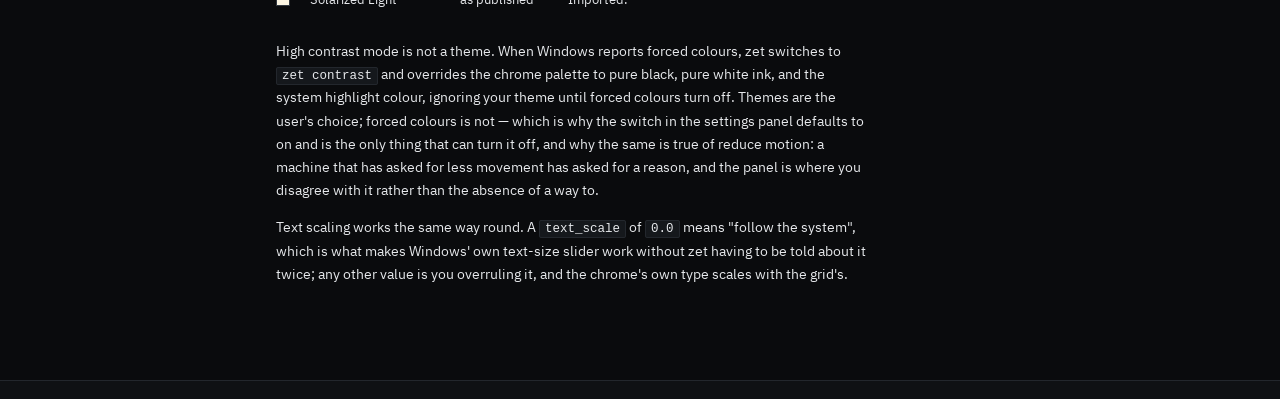
<file: docs/design.html>
<!doctype html>
<html lang="en">
<head>
<meta charset="utf-8">
<meta name="viewport" content="width=device-width, initial-scale=1">
<title>Design — zet</title>
<meta name="description" content="Instrument: zet's palette, type, and the rules that keep them honest.">
<link rel="stylesheet" href="assets/style.css">
<link rel="icon" href="favicon.ico" sizes="48x48">
<link rel="icon" href="assets/icon.svg" type="image/svg+xml">
<link rel="apple-touch-icon" href="assets/icon-180.png">
<meta name="theme-color" content="#0a0b0d">
<meta property="og:type" content="website">
<meta property="og:site_name" content="zet">
<meta property="og:title" content="Design — zet">
<meta property="og:description" content="Instrument: zet&#x27;s palette, type, and the rules that keep them honest.">
<meta property="og:url" content="https://asterxsk.github.io/zet/design.html">
<meta property="og:image" content="https://asterxsk.github.io/zet/assets/og.png">
<meta name="twitter:card" content="summary_large_image">
</head>
<body>
<a class="skip" href="#main">Skip to content</a>

<header class="topbar">
  <div class="topbar__inner">
    <a class="brand" href="index.html" aria-label="zet documentation">
      <svg class="brand__mark" viewBox="0 0 22 16" aria-hidden="true" focusable="false">
        <path d="M0.8 4.8 H6.8 L0.8 12 H6.8"></path>
        <path d="M7.95 7.8 H15.05 A3.6 3.6 0 1 0 14.05 10.95"></path>
        <path d="M18.7 2.6 V12"></path>
        <path d="M16.9 5.2 H20.5"></path>
      </svg>
      <svg class="brand__hash" viewBox="0 0 16 16" aria-hidden="true" focusable="false">
        <path d="M5.5 1.5 V14.5"></path>
        <path d="M10.5 1.5 V14.5"></path>
        <path d="M1.5 5.5 H14.5"></path>
        <path d="M1.5 10.5 H14.5"></path>
      </svg>
    </a>
    <span class="topbar__meta">
      <span class="topbar__status"><span class="lamp" aria-hidden="true"></span>pre-alpha</span>
      <span class="ver">v0.1.2</span>
    </span>
  </div>
</header>

<div class="shell">
  <nav class="nav" aria-label="Documentation">
    <div class="nav__section">
      <p class="nav__label">Start</p>
      <ul class="nav__list">
        <li><a class="nav__link" href="index.html">Overview</a></li>
        <li><a class="nav__link" href="info.html">Info</a></li>
        <li><a class="nav__link" href="install.html">Install</a></li>
      </ul>
    </div>
    <div class="nav__section">
      <p class="nav__label">Using</p>
      <ul class="nav__list">
        <li><a class="nav__link" href="configuration.html">Configuration</a></li>
        <li><a class="nav__link" href="keybindings.html">Keybindings</a></li>
      </ul>
    </div>
    <div class="nav__section">
      <p class="nav__label">Reference</p>
      <ul class="nav__list">
        <li><a class="nav__link" href="design.html" aria-current="page">Design</a></li>
        <li><a class="nav__link" href="architecture.html">Architecture</a></li>
      </ul>
    </div>
    <div class="nav__section">
      <p class="nav__label">Project</p>
      <ul class="nav__list">
        <li><a class="nav__link" href="changelog.html">Changelog</a></li>
        <li><a class="nav__link" href="privacy.html">Privacy</a></li>
        <li><a class="nav__link" href="security.html">Security</a></li>
      </ul>
    </div>
  </nav>

  <main id="main" class="main">
    <article class="doc">
      <p class="eyebrow">Reference</p>
      <h1>Design</h1>
      <p class="lede">zet looks like a precision instrument, not like a terminal. The reference
      points are measuring equipment and studio hardware.</p>

      <p>An oscilloscope, a VU meter, a rack tuner, a laboratory power supply. What those objects
      share is that every mark on them carries information, nothing is decoration, and the numbers
      are the interface. They are dense without being cramped, quiet without being dull, and they use
      exactly one signal colour to say "this one is active."</p>

      <p>That last property is why this world fits zet. A terminal multiplexer's whole job is to say
      which of several sessions you are in. An instrument answers that question with a single lamp,
      not with a highlighted card.</p>

      <h2>Two planes, never mixed</h2>

      <p>The window has two planes and they never borrow from each other.</p>

      <ul>
        <li><strong>The chrome plane</strong> is zet's: the titlebar, the tab strip, the settings
        panel, the scrollbar, the find bar, every focus ring. It uses the zet palette below,
        including the signal colour.</li>
        <li><strong>The grid plane</strong> is the program's: every character cell, its foreground,
        its background, the selection, the cursor. It uses only the active theme's ANSI palette. zet
        never tints a cell to match the app.</li>
      </ul>

      <p>This rule is what keeps zet from looking like an app that painted over your terminal. The
      signal colour appears in the chrome and stops at the grid boundary. It is enforced by the
      types: <code>Theme</code> cannot return a chrome colour, and <code>Palette</code> cannot
      return a theme colour.</p>

      <h2>Colour</h2>

      <p>The chrome palette, exactly as it is defined in
      <code>crates/zet-config/src/palette.rs</code>.</p>

      <table>
        <caption>Chrome palette</caption>
        <thead>
          <tr><th scope="col"><span class="visually-hidden">Swatch</span></th><th scope="col">Token</th><th scope="col">Value</th><th scope="col">Use</th></tr>
        </thead>
        <tbody>
          <tr><td><span class="swatch" style="background:#0a0b0d"></span></td><td class="k">ground</td><td class="k">#0a0b0d</td><td>Window background, behind everything</td></tr>
          <tr><td><span class="swatch" style="background:#0f1114"></span></td><td class="k">surface</td><td class="k">#0f1114</td><td>Titlebar and tab strip</td></tr>
          <tr><td><span class="swatch" style="background:#15181c"></span></td><td class="k">surface-raised</td><td class="k">#15181c</td><td>Settings panel, popovers, menus</td></tr>
          <tr><td><span class="swatch" style="background:#23272d"></span></td><td class="k">hairline</td><td class="k">#23272d</td><td>Every 1px division in the chrome</td></tr>
          <tr><td><span class="swatch" style="background:#333941"></span></td><td class="k">hairline-strong</td><td class="k">#333941</td><td>Focused input borders, drag targets</td></tr>
          <tr><td><span class="swatch" style="background:#e7e9ec"></span></td><td class="k">ink</td><td class="k">#e7e9ec</td><td>Primary chrome text, active tab index</td></tr>
          <tr><td><span class="swatch" style="background:#99a0a8"></span></td><td class="k">ink-mid</td><td class="k">#99a0a8</td><td>Secondary text, hovered tab index</td></tr>
          <tr><td><span class="swatch" style="background:#7b838d"></span></td><td class="k">ink-dim</td><td class="k">#7b838d</td><td>Inactive tab index, disabled controls</td></tr>
          <tr><td><span class="swatch" style="background:#ffa62b"></span></td><td class="k">signal</td><td class="k">#ffa62b</td><td>The active marker. Indicators only</td></tr>
          <tr><td><span class="swatch" style="background:#8a5a17"></span></td><td class="k">signal-dim</td><td class="k">#8a5a17</td><td>Signal at rest, for hover preview of an indicator</td></tr>
          <tr><td><span class="swatch" style="background:#ff6b5e"></span></td><td class="k">danger</td><td class="k">#ff6b5e</td><td>Destructive confirmations, error text</td></tr>
          <tr><td><span class="swatch" style="background:#57d9a3"></span></td><td class="k">ok</td><td class="k">#57d9a3</td><td>Success confirmations</td></tr>
        </tbody>
      </table>

      <h3>Rules that keep the palette honest</h3>

      <ul>
        <li><code>signal</code> never fills an area larger than 3px by 40px. It is a lamp, not a
        colour. It marks the active tab, the focus ring, and an inline indicator — never a button
        background, never a heading.</li>
        <li><code>hairline</code> is the only depth mechanism in the chrome. No shadows, no
        gradients, no glass. Elevation is expressed by a line and by a one-step surface change.</li>
        <li>Text on <code>surface-raised</code> is still <code>ink</code> or <code>ink-mid</code>,
        never a tinted grey.</li>
        <li>The settings panel shows every value numerically, so the panel is legible as data even
        when the visual preview is off screen.</li>
      </ul>

      <h3>Contrast floors</h3>

      <p>These are asserted in tests, and the measured column is the WCAG relative-luminance ratio
      for the values above.</p>

      <table>
        <caption>Contrast floors, and what the shipped palette measures</caption>
        <thead>
          <tr><th scope="col">Pair</th><th scope="col">Minimum</th><th scope="col">Measured</th></tr>
        </thead>
        <tbody>
          <tr><td><code>ink</code> on <code>ground</code></td><td class="num">12:1</td><td class="num">16.19:1</td></tr>
          <tr><td><code>ink-mid</code> on <code>ground</code></td><td class="num">6:1</td><td class="num">7.45:1</td></tr>
          <tr><td><code>ink-dim</code> on <code>surface</code></td><td class="num">4.5:1</td><td class="num">4.93:1</td></tr>
          <tr><td><code>signal</code> on <code>surface</code></td><td class="num">4.5:1</td><td class="num">9.67:1</td></tr>
          <tr><td>Theme ANSI colours on theme ground</td><td class="num">4.5:1</td><td>zet's own themes only</td></tr>
        </tbody>
      </table>

      <p>The palette's own tests also assert <code>danger</code> and <code>ok</code> at 4.5:1 against
      <code>surface-raised</code>, where they measure 6.37:1 and 10.06:1.</p>

      <p>The floor has already changed one value. <code>ink-dim</code> was first drafted as
      <code>#5a626b</code>, which measures 3.06:1 on <code>surface</code> and fails the row above.
      The floor is the requirement and the hex was a guess, so the hex moved to
      <code>#7b838d</code> — the same grey, lighter. A palette edit that dims the chrome text should
      fail a test rather than a review.</p>

      <p>Imported palettes ship unmodified so they look like themselves, and the theme picker labels
      them "as published" rather than implying they were checked. Two theme colours are exempt from
      the ANSI floor, and the exemption is deliberate: indices 0 and 8 are a palette's "black" and
      "bright black", which programs use as backgrounds. Requiring them to be legible against a
      near-black ground would force them to be light, at which point they stop being black and the
      programs that rely on that stop looking right. The other fourteen are colours text is printed
      in, and they all clear 4.5:1.</p>

      <h2>Type</h2>

      <p>Two faces, and they do not swap roles.</p>

      <ul>
        <li><strong>Chrome: IBM Plex Sans.</strong> Open source, self-hosted, and drawn with
        engineering proportions rather than marketing ones. Two weights ship, 400 and 500. Nothing in
        the chrome is bold; 500 is the ceiling and it marks only the active tab and the settings
        section headings.</li>
        <li><strong>Grid: Cascadia Mono by default</strong>, discovered from the system with Consolas
        as the fallback. The terminal font is a user setting with a curated list plus any installed
        monospace face.</li>
      </ul>

      <p>Numbers in the chrome use tabular figures. Tab indices, font sizes, opacity percentages,
      scroll positions, and row counts all align on the same column width, which is the single detail
      that makes the chrome read as instrumentation rather than as an app.</p>

      <p>This costs nothing to hold up, because the face already does it: Plex Sans's figures are
      tabular by default — every digit at both weights advances 600/1000 of an em — and the font
      carries no <code>pnum</code> feature to switch away from them. There is no OpenType feature for
      zet to ask for and no spacing to fake by hand. It is a property of a file rather than of the
      code, so <code>zet-ui</code>'s <code>fonts</code> module has a test that rasterises all ten
      digits from the shipped <code>.ttf</code> and fails if they ever stop agreeing.</p>

      <table>
        <caption>Scale at 100% DPI</caption>
        <thead>
          <tr><th scope="col">Role</th><th scope="col">Size</th><th scope="col">Weight</th><th scope="col">Tracking</th></tr>
        </thead>
        <tbody>
          <tr><td>Titlebar app name</td><td class="num">12px</td><td class="num">500</td><td class="k">+0.02em</td></tr>
          <tr><td>Tab index</td><td class="num">13px</td><td>500 active / 400 inactive</td><td class="k">0</td></tr>
          <tr><td>Settings section heading</td><td class="num">12px</td><td>500, uppercase</td><td class="k">+0.08em</td></tr>
          <tr><td>Settings label</td><td class="num">13px</td><td class="num">400</td><td class="k">0</td></tr>
          <tr><td>Settings value</td><td class="num">13px</td><td>400, tabular</td><td class="k">0</td></tr>
          <tr><td>Body text</td><td class="num">13px</td><td class="num">400</td><td class="k">0</td></tr>
          <tr><td>Hint and help</td><td class="num">12px</td><td class="num">400</td><td class="k">0</td></tr>
        </tbody>
      </table>

      <p>The chrome does not scale with the terminal font size. Text scaling is a separate setting
      and follows the Windows accessibility text size value by default.</p>

      <div class="callout callout--note">
        <span class="callout__label">Met, and pinned by a test</span>
        <p>The rule applies to everything the chrome draws. Plex Sans's figures are tabular by
        default and the font has no <code>pnum</code> feature, so a <code>1</code> is exactly as wide
        as an <code>8</code> and nothing has to be asked for or faked. <code>zet-ui</code> holds that
        down: its <code>fonts</code> test rasterises all ten digits at both weights from the shipped
        <code>.ttf</code> and fails if they stop agreeing — which is what would happen if the face
        were ever swapped for one with proportional figures.</p>
      </div>

      <h2>The tab strip</h2>

      <p>A tab is a number and a name. The number says which channel; the name says what is
      running on it. <code>#3  PowerShell</code> is one cell, and the number is the part that
      never changes: it is the tab's identity, and the name is what the program on it is doing
      right now.</p>

<pre><code> horizontal, one row shared with the titlebar
+---------------------------------------------------------------+
| zet   #1 pwsh   #2 vim   #3 dotfiles  (drag)   _   []   x     |
|       ~~~~                                                    |
+---------------------------------------------------------------+</code></pre>

      <ul>
        <li>The index renders as <code>#</code> at 70% of the number's size, then the number. The
        <code>#</code> is part of the mark, not a prefix that disappears. It is what makes the strip
        read as a set of numbered channels.</li>
        <li>Numbering is by position, and closes up behind a tab that goes. Close #2 of three and
        the remaining tabs are #1 and #2, and the next tab opened is #3. A number is where a tab
        sits and nothing else, because the strip is the one place it is read and a gap there is
        indistinguishable from a tab that failed to open. The tab on screen keeps the mark across
        a close: it moves down a number with everything else rather than the user being handed a
        different terminal.</li>
        <li>Single digit up to #9, then #10 and beyond. Tab width grows to fit.</li>
        <li>The name is what the program set with <code>OSC 0</code>/<code>OSC 2</code>, or the
        profile's name when it set nothing. It is one weight lighter than the number, so the row
        still scans by number.</li>
        <li>A name too long for its cell is cut and given an ellipsis. A name that fits whole is
        never cut to make room for one.</li>
        <li>Tab width is capped at 180px. Past the point where the names fit, every cell gives up
        the same amount, down to a floor of the number alone &mdash; so a crowded strip degrades
        evenly instead of being one wide tab and a row of clipped ones. Below the floor the run
        overflows and the tabs past the end are not drawn.</li>
        <li>Active tab: a 2px <code>signal</code> bar on the bottom edge plus <code>ink</code> at
        weight 500.</li>
        <li>Inactive tab: <code>ink-dim</code> for the number and <code>ink-mid</code> for the
        name, weight 400, no bar, no background. The name is brighter than the number at rest:
        the number is an ordinal, and the name is the thing being read.</li>
        <li>Hover: the number moves to <code>ink-mid</code>. The indicator bar previews at
        <code>signal-dim</code>. No background fill, ever. Filling a hovered tab is the single most
        common way a tab strip starts looking like everyone else's.</li>
        <li>New tab: a <code>+</code> at the end of the run, the footprint of a tab with no name,
        <code>ink-dim</code>.</li>
        <li>The OS window title is the active tab's name and then <code>zet</code>, so the taskbar
        and Alt-Tab distinguish two zet windows. The drawn strip keeps <code>zet</code> in its own
        slot: the names are already on the tabs.</li>
      </ul>

<pre><code> vertical, a rail on the left
+------+--------------------------------------------------------+
| zet  |                                    _   []   x         |
+------+--------------------------------------------------------+
| #1 | |                                                        |
| #2   |   PS D:\Apps\projects\zet&gt; cargo build                 |
| #3   |      Compiling zet-vt v0.1.0                           |
|      |       Finished dev in 0.34s                            |
|  +   |                                                        |
+------+--------------------------------------------------------+</code></pre>

      <ul>
        <li>Rail width 48px, cells 36px tall, index centred.</li>
        <li>The rail carries numbers and no names. It is 48px wide and the whole reason to choose
        it is that it gives the grid the rest, so a name in it would be a name in the space the
        tabs were moved aside to free. This is the one position where a tab is only a number.</li>
        <li>The divider between the rail and the grid is a <code>hairline</code>.</li>
        <li>The active tab carries the same 2px <code>signal</code> bar, moved to the left edge.
        Same language, rotated.</li>
        <li>The rail has no scrollbar. Overflowing tabs compress the cell height to a 24px floor,
        then the rail scrolls under the wheel.</li>
      </ul>

      <h3>Zero tabs</h3>

      <p>When no terminal is open the strip does not collapse to a thin line and does not show an
      empty state message. It is simply absent. The window is a titlebar, a hairline, and the grid
      with the whole height back.</p>

      <p>The whole row that held tabs is gone. The window is 40px shorter. It should feel like the
      app got lighter, not like something is missing.</p>

      <div class="callout callout--note">
        <span class="callout__label">The empty state is not there</span>
        <p>A centred line naming the two chords was the plan and a line naming
        <code>Ctrl+T</code> is what an early draft of this document printed. Neither is in the
        build, because the state they would appear in is unreachable: <code>close-tab</code> quits
        when the last tab closes, so a window with no terminals is a window on its way out. An empty
        state for a state nobody can reach is a line nobody reads.</p>
      </div>

      <h3>The tab menu</h3>

      <p>A right-click on a tab opens a menu of what can be done to it. It is the mouse's way to the
      chords, and it is the only menu in the window: a terminal is a place where the program owns
      most of the pixels, and the strip is the part that is ours.</p>

      <pre><code>                              +---------------------+
                              |  New tab            |
                              |  New window         |
                              |  Close tab          |
                              |  Close other tabs   |
                              +---------------------+</code></pre>

      <ul>
        <li>Four items, in that order: new tab, new window, close tab, close other tabs.
        <code>Close other tabs</code> is offered only when the window holds more than one tab. An
        item that would do nothing is an item that teaches the user the menu does not work, which is
        the same reason the thickness row appears only beside a shape that has one.</li>

        <li>Closing is last of the three that are always there, because it is the one that takes
        something away and a menu whose destructive item sits in the middle is a menu where a
        mis-aimed click lands on it.</li>

        <li>The menu is <code>surface-raised</code>, a <code>hairline</code> border, 28px rows, 16px
        of padding above, below, and at each side, and 120px of minimum width. It is the panel's own
        surface and the panel's own border, one level smaller — a menu is the panel's language shrunk
        to the size of the question it is asking.</li>

        <li>Hover fills the row in <code>hairline</code>, the same fill the panel gives the half of a
        control a click will take and for the same reason: with no glyphs to read, the fill is what
        says what the pointer is about to do.</li>

        <li>Width comes from measuring the items, not from a constant, so renaming one moves the
        rectangle and the floor is only there for a menu of one short word.</li>

        <li>Placement: it opens with its top-left corner at the pointer and <strong>flips</strong>
        rather than clamps. Too near the right edge it moves left until it fits; too near the bottom
        it opens upward. Clamping would pin it to the edge with the pointer somewhere in the middle
        of it, which for a menu means the item under the pointer is not the one that was aimed at. A
        menu wider or taller than the window is pinned to the corner, since there is no side left to
        flip to.</li>

        <li>It is drawn over everything, caption buttons included, and it takes the click: a press
        inside it is answered by the menu and never by what it covers. It covers the caption buttons
        only when it was opened under them.</li>

        <li>&ldquo;Over everything&rdquo; is a fact about the frame rather than a claim about the
        order of five calls. The chrome is drawn as pairs of batches — every rectangle in one, every
        glyph in the next — and that rule is what puts a title's text over a control's surface. The
        menu is the one thing that cannot live under it, so it is drawn as a pair of its own, after
        all of them: its surface over the chrome's text, and its own labels over its own surface.</li>

        <li>The next press anywhere else — on another tab, on the terminal, on a caption button — is
        what dismisses it. No timeout, no click-to-toggle, no fade. A menu that faded would be a menu
        where the click during the fade lands on the window underneath.</li>

        <li><code>Escape</code> closes it and is the menu's key for as long as it is open. It is the
        one key the menu takes: everything else still goes to the shell, for the reason the panel
        gives.</li>

        <li>The menu belongs to the tab it was opened on, and it goes away when that tab does —
        including when a tab is closed from somewhere else, and when the program on it exits. A menu
        still offering <code>Close tab</code> for a tab that is gone is a menu that lies.</li>
      </ul>

      <h2>Cursor</h2>

      <p>The cursor is the one element that belongs to both planes, so it follows the theme's palette
      and never the chrome's.</p>

      <ul>
        <li>Default: solid block, drawn in the theme foreground with the cell's character inverted to
        the theme background.</li>
        <li>Options: block, bar, underline, hollow block. Thickness is adjustable from 1 to 8px for
        bar and underline, which is the accessibility lever for low vision.</li>
        <li>Blink: 530ms on, 530ms off, hard transitions, no fade. Blinking curses if you can see the
        in-between. Off is a first-class setting and is the default when reduce-motion is on.</li>
        <li>Unfocused window: hollow block outline, no blink. Never invisible.</li>
      </ul>

      <h2>Window chrome</h2>

      <p>One 40px row holds the app name, the tabs, the new-tab mark, the settings control, the drag
      region, and the caption buttons. Stacking a titlebar above a tab strip wastes 36px of vertical
      space to say nothing, and this is the change that makes zet feel denser than Windows
      Terminal.</p>

      <ul>
        <li>Caption buttons keep Windows' own metrics: 46px wide, 40px tall, full-height right edge,
        close turning <code>danger</code> on hover. Users hit these hundreds of times a day and
        muscle memory is not ours to redesign.</li>
        <li>Two controls sit after the last tab: <code>+</code> for a new tab, and the settings mark
        for the panel. Each is one number cell wide, and both are drawn only when they fit — a
        control is never the thing that overflows, and the tabs stop before them rather than running
        under them. The settings mark is the one control in the strip drawn over the panel it opens,
        so in a window narrow enough that the panel is the window it stays visible and stays
        clickable.</li>
        <li>The settings mark is geometry, like the caption marks and for the same reason: three bars
        with a tick on each. A gear would be a ring and eight teeth, which is a polygon rasteriser in
        a module whose whole subject is a one-pixel stroke that lands on exactly one pixel.</li>
        <li>The drag region is any horizontal gap between the last of those controls and the caption
        buttons. Double-click maximizes, and restores a window that is already maximized.</li>
        <li>Maximized: the row loses its bottom hairline and the window loses its rounded corners,
        matching how Windows handles a maximized frame.</li>
        <li>The app name is hidden when the tab strip needs the space. Tabs outrank branding.</li>
      </ul>

      <h2>Motion</h2>

      <p>Two authored moments, and both of them carry an answer that the frame they land on
      cannot. <strong>The active indicator travels.</strong> When the active tab changes, the 2px bar
      moves from the old tab to the new one over 140ms on an exponential ease-out curve, and the two
      indices cross-fade their ink weight over the same duration. The strip itself does not move,
      resize, or reflow. One line travels; nothing else reacts.</p>

      <p><strong>The settings panel slides in.</strong> Over 180ms, on the same curve, from the right
      edge it is anchored to. It arrives from off the window and translates rather than growing or
      fading in place: a surface that widens reads as the terminal being resized, and one that fades
      reads as the terminal having changed, and neither is what happened. What the slide says is that
      this came from the edge and can go back to it.</p>

      <p>Everything else is instant.</p>

      <ul>
        <li>Theme changes apply in one frame with no crossfade. A crossfade would show an intermediate
        theme, which is a worse lie than a hard cut.</li>
        <li>Closing the panel. It goes on the frame the app stops considering it open. A slide out
        would leave a panel drawn — and therefore hit-testable, because a region and a surface are one
        rectangle — for the length of the animation, and every control in it would take a click meant
        for the terminal behind it.</li>
        <li>Tab open and close: the new tab appears already at full size. No scale-in, no slide. A tab
        that animates into existence delays input by exactly as long as the animation, which in a
        terminal is a real cost.</li>
        <li>Reduce motion, read live from the system: the indicator jumps, the panel is simply there
        on the frame it opens, cursor blink stops. Everything still works, nothing moves.</li>
      </ul>

      <p>The bar travels because that motion carries the answer to "where am I now," and the panel
      slides because it is a change of place rather than a change of state. Both are answers about
      space. No other transition in the app is load-bearing, so no other transition exists.</p>

      <h2>Settings</h2>

      <p>A 560px panel anchored to the right edge, on <code>surface-raised</code>, separated from the
      terminal by a <code>hairline</code>. Not a modal. It does not block the terminal, does not dim
      it, and does not steal focus from the prompt. It is opened and closed by the settings mark in
      the strip, and by a chord; both go through the same toggle, because a button and a binding
      that disagreed would be one of them wrong.</p>

      <p>The 560 is a rail and a page: 180 of sections down the left, then the 380 the rows are laid
      out in. The rail is what the panel grew by, and the page is the width the rows already had —
      <code>CONTROL_WIDTH</code>, the label column and the heading box were all measured against
      it.</p>

      <p>The terminal stays visible behind it and updates live as you change things. Theme, font,
      size, opacity, and background all apply to the real terminal the moment they change, so the
      preview is not a preview. This is the reason the panel exists at all rather than a config file
      alone.</p>

      <p>Sections, in order: Appearance, Tabs, Terminal, Keys — plus Problems, which exists only while
      the configuration file has something wrong with it and is why a section is named rather than
      numbered. The rail lists them in the panel's own type, upper case, with the one being shown
      filled in <code>hairline</code> and the one under the pointer in <code>ground</code>: the same
      pair of fills a control and its hover use, because the rail is part of the surface rather than a
      second thing bolted to its edge. One section is drawn at a time, without its heading — the rail
      says what the section is, and a page repeating the word under the item that already says it is a
      line of nothing.</p>

      <p>The rail is drawn only when there is more than one named section. A panel with one section,
      or with rows and no headings at all, is the panel this was before there was a rail: no rail, the
      whole list in the page, and the headings drawn as headings. A narrow window narrows the rail
      rather than the rows — it is capped at two fifths of the panel — because a truncated section
      name is legible and a truncated value is not.</p>

      <p>Row anatomy: label on the left, control on the right, current value in tabular figures. The
      control is a 118&times;20 rectangle of <code>ground</code> behind a <code>hairline</code> —
      recessed into the panel rather than raised off it, because <code>hairline</code> is the only depth
      mechanism there is. Its whole face is the click target, so the value readout is also the button.</p>

      <p>Four kinds of control, and no more:</p>

      <ul>
        <li><strong>Choice</strong> — an enum. Either half steps through the list, wrapping. Both
        halves of a two-value choice flip it.</li>
        <li><strong>Step</strong> — a number. Left goes down, right goes up, and it stops at the end
        rather than wrapping: a font size that jumps from 4 to 72 is worse than one that refuses.</li>
        <li><strong>Toggle</strong> — a boolean. Both halves flip it; a two-state row has no
        direction.</li>
        <li><strong>Chord</strong> — a key binding. Clicking asks for the next key you press, and the
        row says <code>Press a key</code> until you press it. <code>Escape</code> cancels. If the chord was
        already spoken for, the action that had it goes back to <code>Unbound</code>, and the row that
        lost says so.</li>
      </ul>

      <p>Hover fills the half a click will take. With no glyphs to read, that fill is the only thing
      that says which half is which — and it is why a stepper is two controls wearing one rectangle
      rather than one control with two arrows drawn on it.</p>

      <p>Rows are scrolled rather than dropped. A panel that stops listing settings once the window is
      short is a panel where a setting cannot be found and nothing says so. A thickness row appears
      beside the cursor shape only when the shape has one: a block is the whole cell and a hollow block
      is a border on it, so neither has anything for the number to change.</p>

      <p>Every row writes through to the config file as it changes, and the file keeps its comments
      — <code>toml_edit</code> round-trips, so a hand-written note beside a setting survives being
      set from the panel.</p>

      <p>Keyboard: <code>Tab</code> or <code>Down</code> enters the panel and moves to the next row,
      <code>Shift+Tab</code> or <code>Up</code> to the previous one, <code>Left</code> and
      <code>Right</code> (or <code>Enter</code>, or <code>Space</code>) adjust the row the keyboard is
      on, and <code>Tab</code> past the last row hands the keyboard back to the shell rather than
      wrapping. <code>Escape</code> does the same, and a second <code>Escape</code> closes the panel.
      The chord that opened it toggles it, and so does the settings mark.</p>

      <p>The sections follow the keyboard rather than being a place the keyboard can be. The rows are
      one list, and walking off the end of a section lands on the first row of the next one, which
      brings that section to the page with it. That is why the rail needs no key of its own: a rail
      that took <code>Up</code> and <code>Down</code> and asked <code>Left</code> and
      <code>Right</code> to pick a section would need those keys to stop meaning what they mean while
      it had focus, which is a second mode inside a panel that is deliberately one list. Clicking a
      section name switches the page and puts the keyboard back where it was, because there is no row
      where the click landed.</p>

      <p>Focus is drawn as the same hairline in <code>ink</code> — the brightest edge the chrome
      has. <code>signal</code> is the obvious colour for a focus ring and the wrong one: it is the
      app's one lamp with a 3px by 40px budget, which a border around a 118-pixel control would spend
      several times over. Three weights of one hairline, then, and no fourth: the row the keyboard is
      on is <code>ink</code>, the one under the pointer is <code>hairline-strong</code>, and the rest
      are <code>hairline</code>.</p>

      <p>Only those keys are the panel's. Every letter and every chord with a modifier still goes to
      the shell, because the terminal behind the panel is live and typing into it is the reason the
      panel does not cover it. That is what "it does not steal focus from the prompt" has to
      mean.</p>

      <h2 id="find">Find</h2>

      <p>A 32px row pinned above the grid's bottom edge, on <code>surface-raised</code>, with a
      <code>hairline</code> between it and the terminal. It is not part of the grid and does not
      overlap it: the row's height comes off the grid's area before the grid is told how big it is,
      so opening the bar costs the terminal a row rather than drawing over one.</p>

      <p>Inside it: the word <code>Find</code> in <code>ink-dim</code>, a field of <code>ground</code>
      behind a <code>hairline-strong</code> edge, the query in <code>ink</code>, a caret, and a count.
      The field says what it is for even when it is empty, which is the whole job of the label — an
      empty rectangle at the bottom of a terminal could be anything.</p>

      <p>The caret does not blink. Motion is a budget, and this app spends it in one place: the tab
      indicator's travel. A second thing moving on screen is a second thing to look at, and the caret
      is already the brightest hairline in the row. It is drawn as <code>ink</code> at one pixel,
      standing a little inside the field.</p>

      <p>A query longer than the field is shown from its <strong>end</strong> rather than its
      beginning. The caret is where the next character goes, and a caret clipped off the right edge is
      a field that looks broken at exactly the moment it is being typed into. The left side is what
      gets cut, and it is cut by <code>char</code> rather than by byte, because a slice in the middle
      of a character is a panic in a paint loop.</p>

      <p>The count sits to the right of the field: <code>3 of 17</code> in <code>ink-mid</code>, or
      <code>No results</code> in <code>ink-dim</code> when there are none. Past a thousand matches it
      says <code>1000+</code> instead of spending the frame counting to forty thousand — a single
      letter in a full scrollback is a number nobody reads and a screen nobody can see through.</p>

      <h3>What a match looks like</h3>

      <p>A match is the theme's <code>selection</code> colour laid <strong>over</strong> the cell
      rather than replacing it, at half alpha, and the match the arrows are on at all of it. There is
      one selection colour in a theme and there is no second highlight colour, which is exactly what
      two weights of one colour are for. A cell that a program gave a background keeps it: the mark
      tints, it does not paint out.</p>

      <p>The grid plane's rule holds throughout — a match is drawn in the theme's colours and never in
      the chrome's, even though the bar that found it is chrome. The two planes meet in the window and
      nowhere else.</p>

      <h3>What a match is</h3>

      <p>A match is a <strong>logical line</strong>, not a row. A row that wrapped is joined to the one
      below it before it is searched, so a word broken across the fold is found, and a match can
      straddle the two rows it covers. A row the program ended with a newline is its own line and
      stops there — the two look identical on screen and are not the same thing.</p>

      <p>Case is insensitive unless the needle has a capital letter in it, anywhere rather than only at
      the front: <code>usb</code> finds <code>USB</code>, and <code>uSb</code> finds nothing. A wide
      character is matched as the character it is, and its match covers both of the columns it draws
      in.</p>

      <h3>Keys</h3>

      <p>While the bar is open it owns typing, because it is a text field: every printable character
      goes into the query rather than to the shell. Only these keys are its own:</p>

      <table>
        <caption>Find bar keys</caption>
        <thead>
          <tr><th scope="col">Key</th><th scope="col">Does</th></tr>
        </thead>
        <tbody>
          <tr><td>Any text</td><td>Appends to the query and searches again</td></tr>
          <tr><td class="k">Backspace</td><td>Removes the last character</td></tr>
          <tr><td class="k">Enter</td><td>Next match</td></tr>
          <tr><td class="k">Shift+Enter</td><td>Previous match</td></tr>
          <tr><td class="k">Escape</td><td>Closes the bar and returns the keyboard to the shell</td></tr>
          <tr><td class="k">Ctrl+Shift+F</td><td>Toggles it</td></tr>
        </tbody>
      </table>

      <p>The next match scrolls into view if it was not already there, and it is scrolled the smallest
      distance that puts it on screen — a match already visible does not move the viewport under the
      user. The search wraps at both ends rather than stopping.</p>

      <h2>Surfaces the framework gave us</h2>

      <p>These ship with defaults that belong to no design system, and they get themed from the
      palette like everything else:</p>

      <ul>
        <li>Text selection in the grid uses the theme's selection colour, and selection in the chrome
        uses <code>signal</code> at 20% alpha.</li>
        <li>The scrollbar is an 8px <code>hairline-strong</code> thumb on <code>ground</code>,
        growing to 10px on hover, with no track and no arrows.</li>
        <li>Focus is a <code>hairline</code> in <code>ink</code> rather than a <code>signal</code> ring.
        <code>signal</code> is the app's one lamp and a ring around a control spends its whole budget
        several times over; the brightest hairline says "here" without saying "look at me".</li>
        <li>The find bar is a 32px row pinned above the grid, <code>surface-raised</code>, using the
        same hairline language. It is described in <a href="#find">Find</a>.</li>
        <li>The window resize cursor, the IME candidate window anchor, and the drag-and-drop overlay
        all follow the same palette.</li>
      </ul>

      <h2>Themes</h2>

      <p>Eight ship. Three are zet's own and are held to the 4.5:1 ANSI floor. Five are imported and
      ship exactly as published.</p>

      <table>
        <caption>Shipped themes</caption>
        <thead>
          <tr><th scope="col"><span class="visually-hidden">Swatch</span></th><th scope="col">Theme</th><th scope="col">Ground</th><th scope="col">Note</th></tr>
        </thead>
        <tbody>
          <tr><td><span class="swatch" style="background:#0a0b0d"></span></td><td>zet dark</td><td class="k">#0a0b0d</td><td>Default. Graphite, amber signal, neutral ANSI.</td></tr>
          <tr><td><span class="swatch" style="background:#faf9f7"></span></td><td>zet light</td><td class="k">#faf9f7</td><td>Warm paper ground, ink at <code>#14161a</code>, signal darkened to <code>#a35f00</code>.</td></tr>
          <tr><td><span class="swatch" style="background:#000000"></span></td><td>zet contrast</td><td class="k">#000000</td><td>Pure black, pure white ink. Every body-text ANSI colour at 4.5:1 or better.</td></tr>
          <tr><td><span class="swatch" style="background:#2e3440"></span></td><td>Nord</td><td>as published</td><td>Imported.</td></tr>
          <tr><td><span class="swatch" style="background:#282828"></span></td><td>Gruvbox dark</td><td>as published</td><td>Imported.</td></tr>
          <tr><td><span class="swatch" style="background:#1a1b26"></span></td><td>Tokyo Night</td><td>as published</td><td>Imported.</td></tr>
          <tr><td><span class="swatch" style="background:#1e1e2e"></span></td><td>Catppuccin Mocha</td><td>as published</td><td>Imported.</td></tr>
          <tr><td><span class="swatch" style="background:#fdf6e3"></span></td><td>Solarized Light</td><td>as published</td><td>Imported.</td></tr>
        </tbody>
      </table>

      <p>High contrast mode is not a theme. When Windows reports forced colours, zet switches to
      <code>zet contrast</code> and overrides the chrome palette to pure black, pure white ink, and
      the system highlight colour, ignoring your theme until forced colours turn off. Themes are the
      user's choice; forced colours is not — which is why the switch in the settings panel defaults
      to on and is the only thing that can turn it off, and why the same is true of reduce motion: a
      machine that has asked for less movement has asked for a reason, and the panel is where you
      disagree with it rather than the absence of a way to.</p>

      <p>Text scaling works the same way round. A <code>text_scale</code> of <code>0.0</code> means
      "follow the system", which is what makes Windows' own text-size slider work without zet having
      to be told about it twice; any other value is you overruling it, and the chrome's own type
      scales with the grid's.</p>
    </article>
  </main>
</div>

<footer class="footer">
  <div class="footer__inner">
    <span>zet documentation. The binary is <span class="ver">v0.1.2</span> and pre-alpha.</span>
    <span>
      <a href="https://github.com/asterxsk/zet">GitHub</a> ·
      <a href="https://github.com/asterxsk/zet/blob/main/LICENSE-MIT">MIT</a> or
      <a href="https://github.com/asterxsk/zet/blob/main/LICENSE-APACHE">Apache-2.0</a>
    </span>
  </div>
</footer>
</body>
</html>
</file>
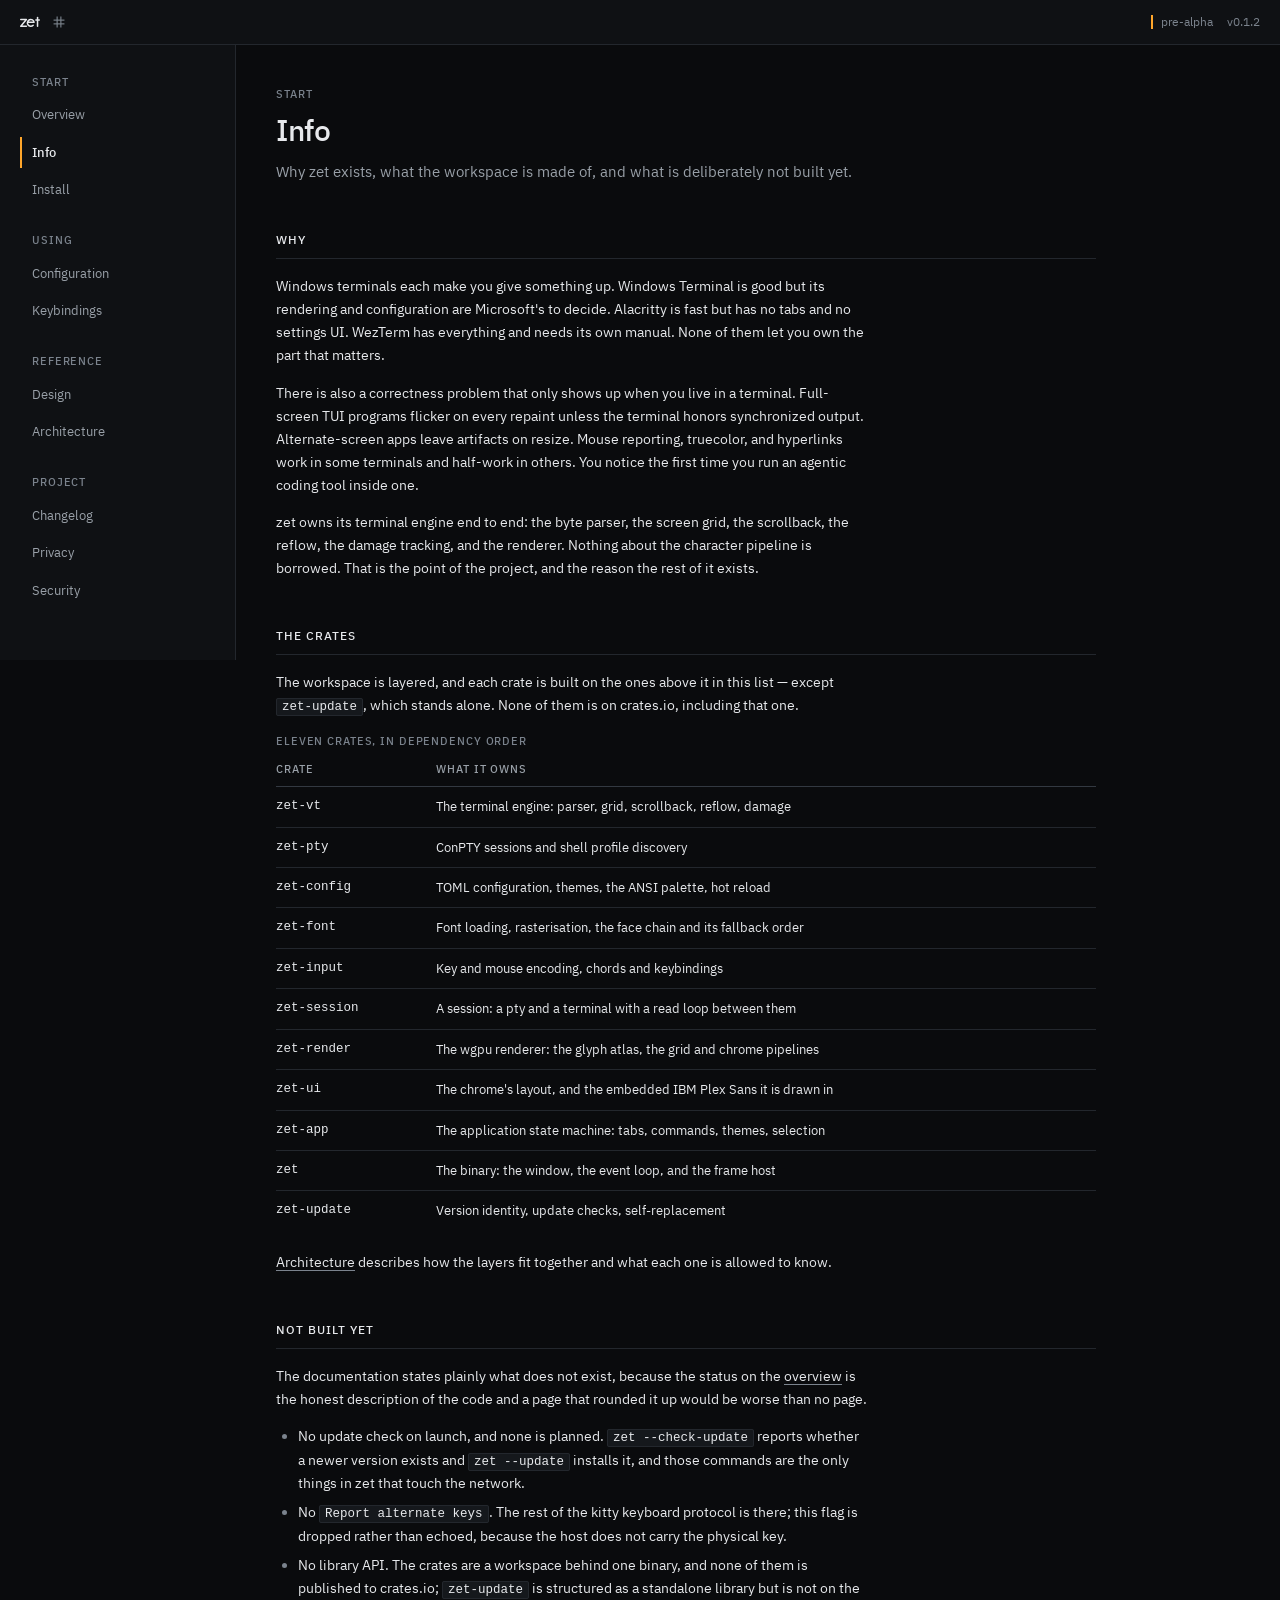
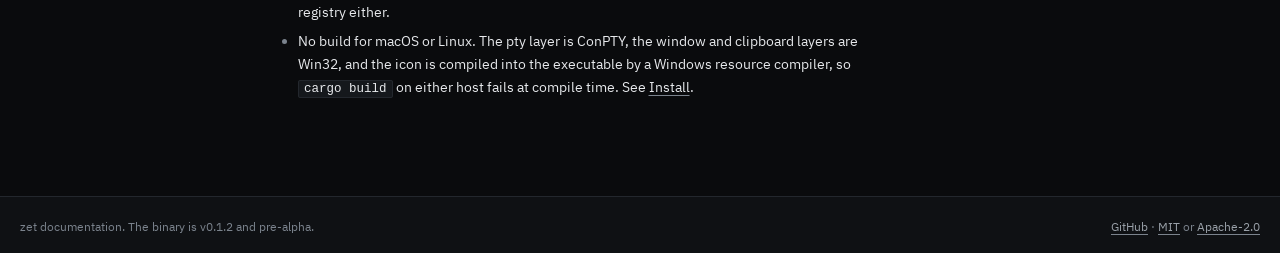
<file: docs/info.html>
<!doctype html>
<html lang="en">
<head>
<meta charset="utf-8">
<meta name="viewport" content="width=device-width, initial-scale=1">
<title>Info — zet</title>
<meta name="description" content="Why zet exists, what the eleven crates are, and what is deliberately not built yet.">
<link rel="stylesheet" href="assets/style.css">
<link rel="icon" href="favicon.ico" sizes="48x48">
<link rel="icon" href="assets/icon.svg" type="image/svg+xml">
<link rel="apple-touch-icon" href="assets/icon-180.png">
<meta name="theme-color" content="#0a0b0d">
<meta property="og:type" content="website">
<meta property="og:site_name" content="zet">
<meta property="og:title" content="Info — zet">
<meta property="og:description" content="Why zet exists, what the eleven crates are, and what is deliberately not built yet.">
<meta property="og:url" content="https://asterxsk.github.io/zet/info.html">
<meta property="og:image" content="https://asterxsk.github.io/zet/assets/og.png">
<meta name="twitter:card" content="summary_large_image">
</head>
<body>
<a class="skip" href="#main">Skip to content</a>

<header class="topbar">
  <div class="topbar__inner">
    <a class="brand" href="index.html" aria-label="zet documentation">
      <svg class="brand__mark" viewBox="0 0 22 16" aria-hidden="true" focusable="false">
        <path d="M0.8 4.8 H6.8 L0.8 12 H6.8"></path>
        <path d="M7.95 7.8 H15.05 A3.6 3.6 0 1 0 14.05 10.95"></path>
        <path d="M18.7 2.6 V12"></path>
        <path d="M16.9 5.2 H20.5"></path>
      </svg>
      <svg class="brand__hash" viewBox="0 0 16 16" aria-hidden="true" focusable="false">
        <path d="M5.5 1.5 V14.5"></path>
        <path d="M10.5 1.5 V14.5"></path>
        <path d="M1.5 5.5 H14.5"></path>
        <path d="M1.5 10.5 H14.5"></path>
      </svg>
    </a>
    <span class="topbar__meta">
      <span class="topbar__status"><span class="lamp" aria-hidden="true"></span>pre-alpha</span>
      <span class="ver">v0.1.2</span>
    </span>
  </div>
</header>

<div class="shell">
  <nav class="nav" aria-label="Documentation">
    <div class="nav__section">
      <p class="nav__label">Start</p>
      <ul class="nav__list">
        <li><a class="nav__link" href="index.html">Overview</a></li>
        <li><a class="nav__link" href="info.html" aria-current="page">Info</a></li>
        <li><a class="nav__link" href="install.html">Install</a></li>
      </ul>
    </div>
    <div class="nav__section">
      <p class="nav__label">Using</p>
      <ul class="nav__list">
        <li><a class="nav__link" href="configuration.html">Configuration</a></li>
        <li><a class="nav__link" href="keybindings.html">Keybindings</a></li>
      </ul>
    </div>
    <div class="nav__section">
      <p class="nav__label">Reference</p>
      <ul class="nav__list">
        <li><a class="nav__link" href="design.html">Design</a></li>
        <li><a class="nav__link" href="architecture.html">Architecture</a></li>
      </ul>
    </div>
    <div class="nav__section">
      <p class="nav__label">Project</p>
      <ul class="nav__list">
        <li><a class="nav__link" href="changelog.html">Changelog</a></li>
        <li><a class="nav__link" href="privacy.html">Privacy</a></li>
        <li><a class="nav__link" href="security.html">Security</a></li>
      </ul>
    </div>
  </nav>

  <main id="main" class="main">
    <article class="doc">
      <p class="eyebrow">Start</p>
      <h1>Info</h1>
      <p class="lede">Why zet exists, what the workspace is made of, and what is deliberately not
      built yet.</p>

      <h2>Why</h2>

      <p>Windows terminals each make you give something up. Windows Terminal is good but its
      rendering and configuration are Microsoft's to decide. Alacritty is fast but has no tabs and
      no settings UI. WezTerm has everything and needs its own manual. None of them let you own the
      part that matters.</p>

      <p>There is also a correctness problem that only shows up when you live in a terminal.
      Full-screen TUI programs flicker on every repaint unless the terminal honors synchronized
      output. Alternate-screen apps leave artifacts on resize. Mouse reporting, truecolor, and
      hyperlinks work in some terminals and half-work in others. You notice the first time you run
      an agentic coding tool inside one.</p>

      <p>zet owns its terminal engine end to end: the byte parser, the screen grid, the scrollback,
      the reflow, the damage tracking, and the renderer. Nothing about the character pipeline is
      borrowed. That is the point of the project, and the reason the rest of it exists.</p>

      <h2>The crates</h2>

      <p>The workspace is layered, and each crate is built on the ones above it in this list —
      except <code>zet-update</code>, which stands alone. None of them is on crates.io, including
      that one.</p>

      <table>
        <caption>Eleven crates, in dependency order</caption>
        <thead>
          <tr><th scope="col">Crate</th><th scope="col">What it owns</th></tr>
        </thead>
        <tbody>
          <tr><td class="k">zet-vt</td><td>The terminal engine: parser, grid, scrollback, reflow, damage</td></tr>
          <tr><td class="k">zet-pty</td><td>ConPTY sessions and shell profile discovery</td></tr>
          <tr><td class="k">zet-config</td><td>TOML configuration, themes, the ANSI palette, hot reload</td></tr>
          <tr><td class="k">zet-font</td><td>Font loading, rasterisation, the face chain and its fallback order</td></tr>
          <tr><td class="k">zet-input</td><td>Key and mouse encoding, chords and keybindings</td></tr>
          <tr><td class="k">zet-session</td><td>A session: a pty and a terminal with a read loop between them</td></tr>
          <tr><td class="k">zet-render</td><td>The wgpu renderer: the glyph atlas, the grid and chrome pipelines</td></tr>
          <tr><td class="k">zet-ui</td><td>The chrome's layout, and the embedded IBM Plex Sans it is drawn in</td></tr>
          <tr><td class="k">zet-app</td><td>The application state machine: tabs, commands, themes, selection</td></tr>
          <tr><td class="k">zet</td><td>The binary: the window, the event loop, and the frame host</td></tr>
          <tr><td class="k">zet-update</td><td>Version identity, update checks, self-replacement</td></tr>
        </tbody>
      </table>

      <p><a href="architecture.html">Architecture</a> describes how the layers fit together and what
      each one is allowed to know.</p>

      <h2>Not built yet</h2>

      <p>The documentation states plainly what does not exist, because the status on the
      <a href="index.html">overview</a> is the honest description of the code and a page that
      rounded it up would be worse than no page.</p>

      <ul>
        <li>No update check on launch, and none is planned. <code>zet --check-update</code> reports whether a newer version exists and <code>zet --update</code> installs it, and those commands are the only things in zet that touch the network.</li>
        <li>No <code>Report alternate keys</code>. The rest of the kitty keyboard protocol is there; this flag is dropped rather than echoed, because the host does not carry the physical key.</li>
        <li>No library API. The crates are a workspace behind one binary, and none of them is published to crates.io; <code>zet-update</code> is structured as a standalone library but is not on the registry either.</li>
        <li>No build for macOS or Linux. The pty layer is ConPTY, the window and clipboard layers are Win32, and the icon is compiled into the executable by a Windows resource compiler, so <code>cargo build</code> on either host fails at compile time. See <a href="install.html">Install</a>.</li>
      </ul>
    </article>
  </main>
</div>

<footer class="footer">
  <div class="footer__inner">
    <span>zet documentation. The binary is <span class="ver">v0.1.2</span> and pre-alpha.</span>
    <span>
      <a href="https://github.com/asterxsk/zet">GitHub</a> ·
      <a href="https://github.com/asterxsk/zet/blob/main/LICENSE-MIT">MIT</a> or
      <a href="https://github.com/asterxsk/zet/blob/main/LICENSE-APACHE">Apache-2.0</a>
    </span>
  </div>
</footer>
</body>
</html>
</file>
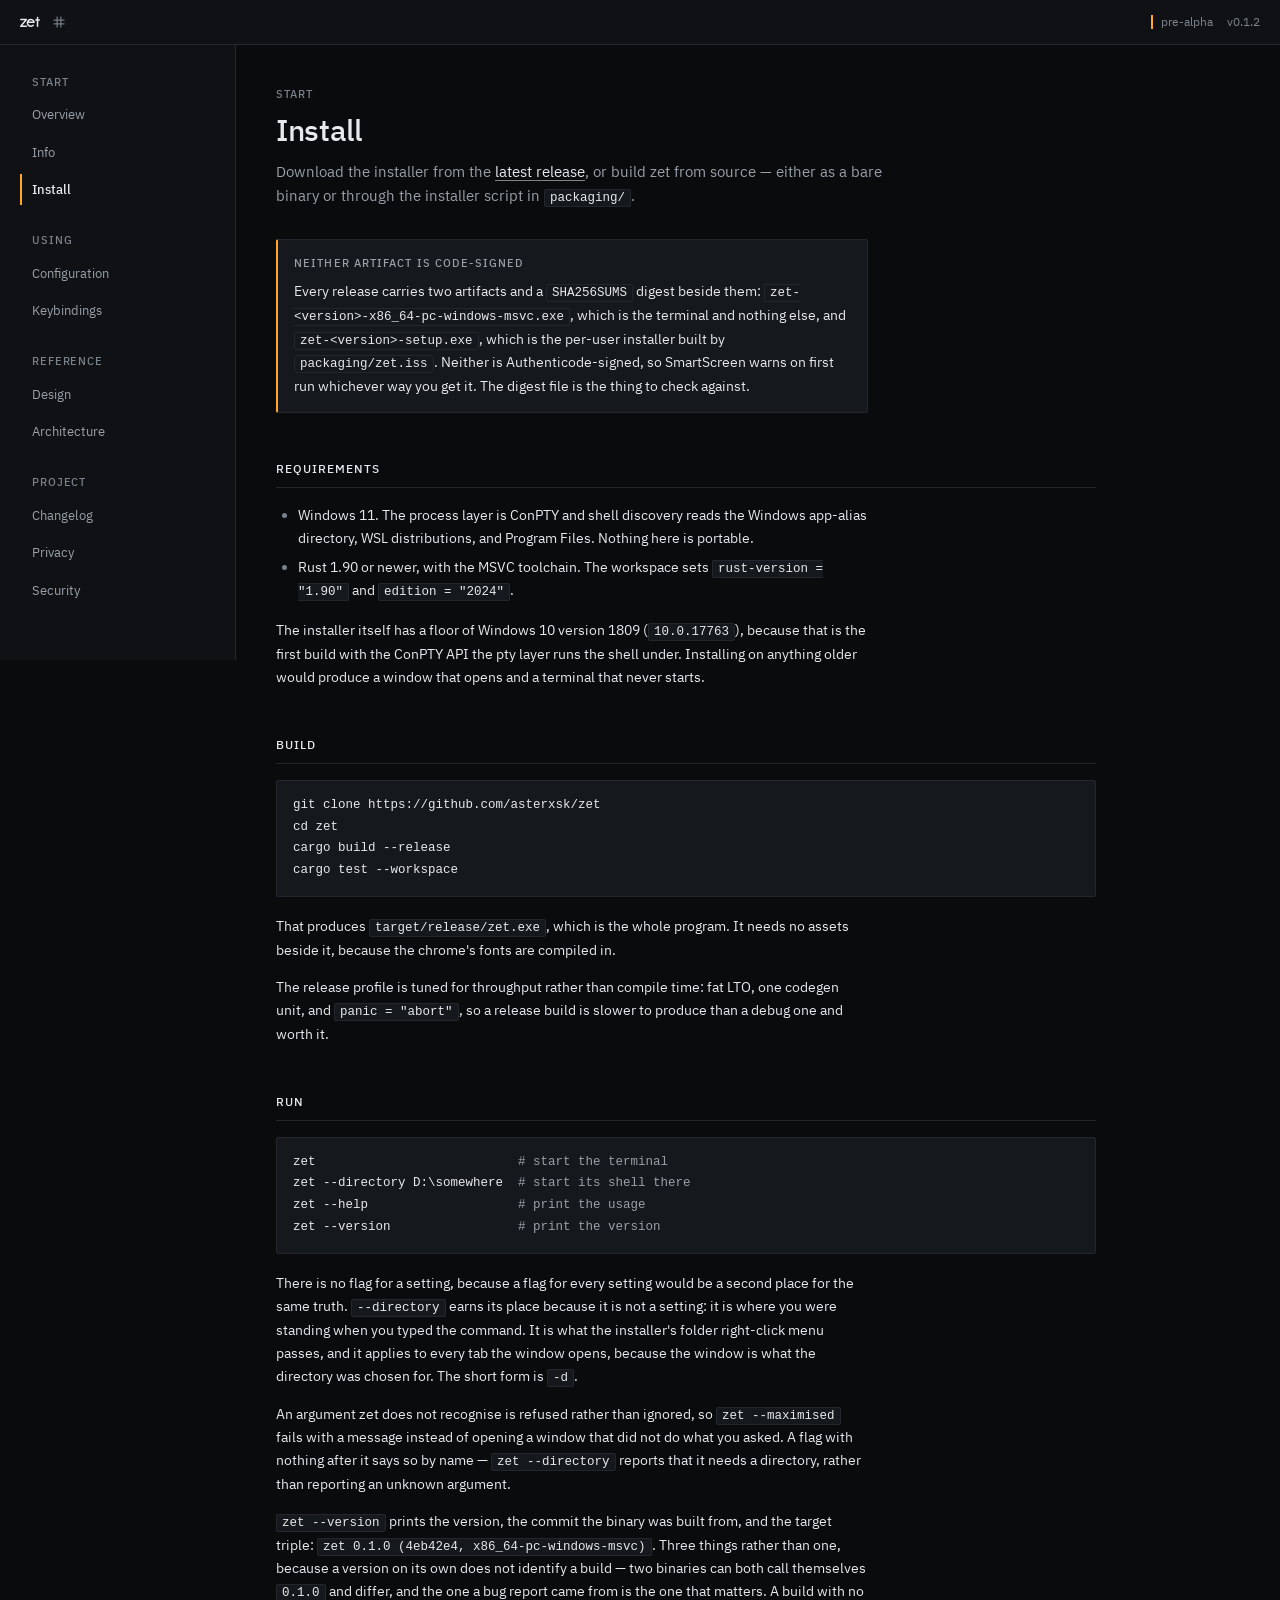
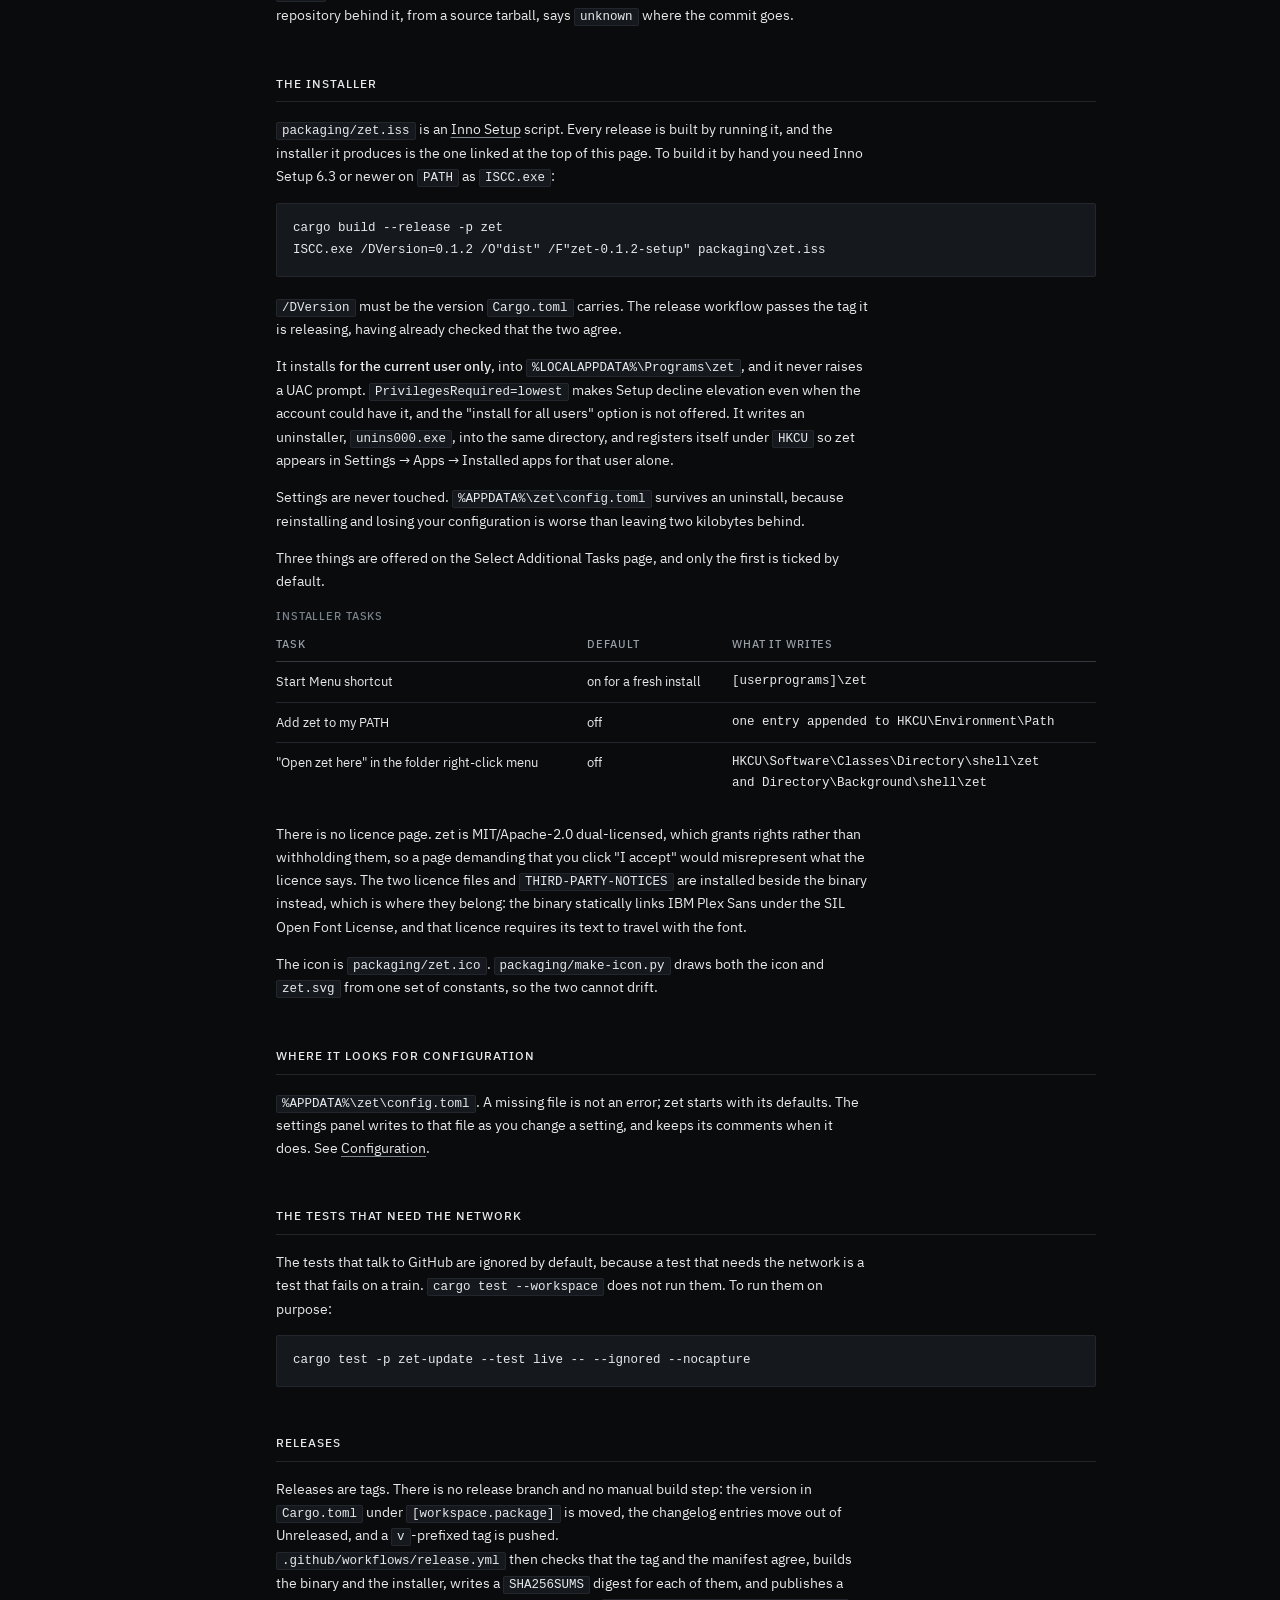
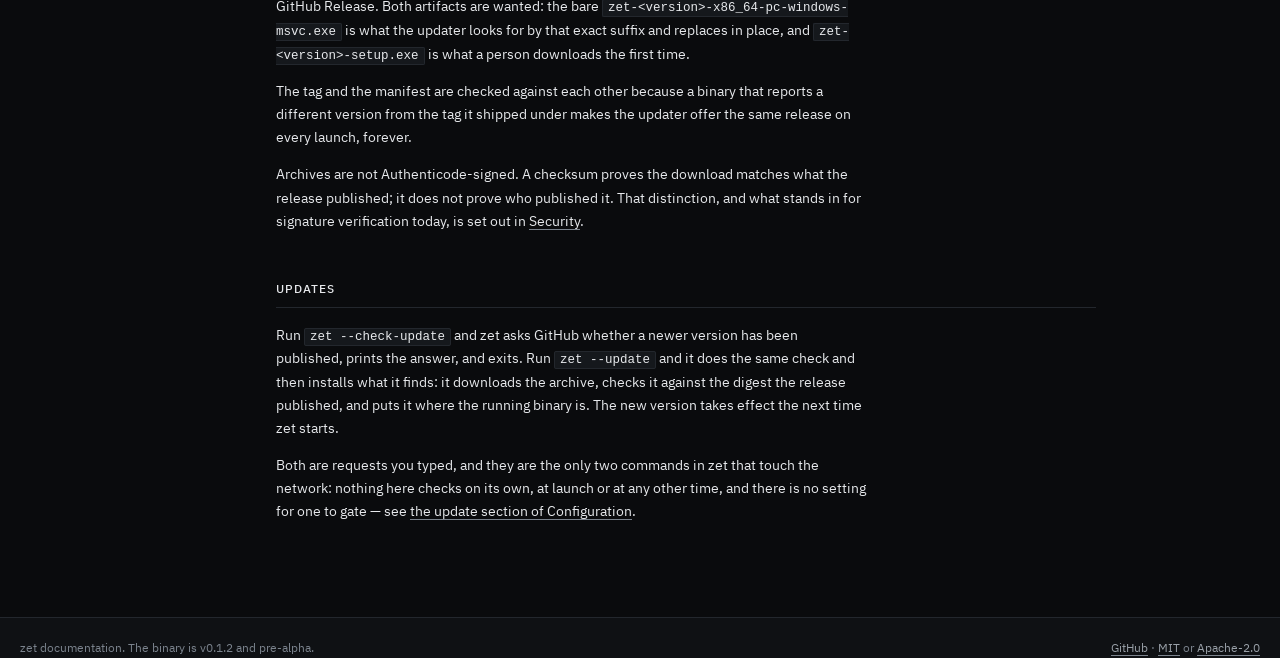
<file: docs/install.html>
<!doctype html>
<html lang="en">
<head>
<meta charset="utf-8">
<meta name="viewport" content="width=device-width, initial-scale=1">
<title>Install — zet</title>
<meta name="description" content="Download the installer, or build zet from source.">
<link rel="stylesheet" href="assets/style.css">
<link rel="icon" href="favicon.ico" sizes="48x48">
<link rel="icon" href="assets/icon.svg" type="image/svg+xml">
<link rel="apple-touch-icon" href="assets/icon-180.png">
<meta name="theme-color" content="#0a0b0d">
<meta property="og:type" content="website">
<meta property="og:site_name" content="zet">
<meta property="og:title" content="Install — zet">
<meta property="og:description" content="Download the installer, or build zet from source.">
<meta property="og:url" content="https://asterxsk.github.io/zet/install.html">
<meta property="og:image" content="https://asterxsk.github.io/zet/assets/og.png">
<meta name="twitter:card" content="summary_large_image">
</head>
<body>
<a class="skip" href="#main">Skip to content</a>

<header class="topbar">
  <div class="topbar__inner">
    <a class="brand" href="index.html" aria-label="zet documentation">
      <svg class="brand__mark" viewBox="0 0 22 16" aria-hidden="true" focusable="false">
        <path d="M0.8 4.8 H6.8 L0.8 12 H6.8"></path>
        <path d="M7.95 7.8 H15.05 A3.6 3.6 0 1 0 14.05 10.95"></path>
        <path d="M18.7 2.6 V12"></path>
        <path d="M16.9 5.2 H20.5"></path>
      </svg>
      <svg class="brand__hash" viewBox="0 0 16 16" aria-hidden="true" focusable="false">
        <path d="M5.5 1.5 V14.5"></path>
        <path d="M10.5 1.5 V14.5"></path>
        <path d="M1.5 5.5 H14.5"></path>
        <path d="M1.5 10.5 H14.5"></path>
      </svg>
    </a>
    <span class="topbar__meta">
      <span class="topbar__status"><span class="lamp" aria-hidden="true"></span>pre-alpha</span>
      <span class="ver">v0.1.2</span>
    </span>
  </div>
</header>

<div class="shell">
  <nav class="nav" aria-label="Documentation">
    <div class="nav__section">
      <p class="nav__label">Start</p>
      <ul class="nav__list">
        <li><a class="nav__link" href="index.html">Overview</a></li>
        <li><a class="nav__link" href="info.html">Info</a></li>
        <li><a class="nav__link" href="install.html" aria-current="page">Install</a></li>
      </ul>
    </div>
    <div class="nav__section">
      <p class="nav__label">Using</p>
      <ul class="nav__list">
        <li><a class="nav__link" href="configuration.html">Configuration</a></li>
        <li><a class="nav__link" href="keybindings.html">Keybindings</a></li>
      </ul>
    </div>
    <div class="nav__section">
      <p class="nav__label">Reference</p>
      <ul class="nav__list">
        <li><a class="nav__link" href="design.html">Design</a></li>
        <li><a class="nav__link" href="architecture.html">Architecture</a></li>
      </ul>
    </div>
    <div class="nav__section">
      <p class="nav__label">Project</p>
      <ul class="nav__list">
        <li><a class="nav__link" href="changelog.html">Changelog</a></li>
        <li><a class="nav__link" href="privacy.html">Privacy</a></li>
        <li><a class="nav__link" href="security.html">Security</a></li>
      </ul>
    </div>
  </nav>

  <main id="main" class="main">
    <article class="doc">
      <p class="eyebrow">Start</p>
      <h1>Install</h1>
      <p class="lede">Download the installer from the
      <a href="https://github.com/asterxsk/zet/releases/latest">latest release</a>, or build zet from
      source — either as a bare binary or through the installer script in
      <code>packaging/</code>.</p>

      <div class="callout">
        <span class="callout__label">Neither artifact is code-signed</span>
        <p>Every release carries two artifacts and a <code>SHA256SUMS</code> digest beside them:
        <code>zet-&lt;version&gt;-x86_64-pc-windows-msvc.exe</code>, which is the terminal and nothing
        else, and <code>zet-&lt;version&gt;-setup.exe</code>, which is the per-user installer built by
        <code>packaging/zet.iss</code>. Neither is Authenticode-signed, so SmartScreen warns on first
        run whichever way you get it. The digest file is the thing to check against.</p>
      </div>

      <h2>Requirements</h2>

      <ul>
        <li>Windows 11. The process layer is ConPTY and shell discovery reads the Windows app-alias
        directory, WSL distributions, and Program Files. Nothing here is portable.</li>
        <li>Rust 1.90 or newer, with the MSVC toolchain. The workspace sets
        <code>rust-version = "1.90"</code> and <code>edition = "2024"</code>.</li>
      </ul>

      <p>The installer itself has a floor of Windows 10 version 1809
      (<code>10.0.17763</code>), because that is the first build with the ConPTY API the pty layer
      runs the shell under. Installing on anything older would produce a window that opens and a
      terminal that never starts.</p>

      <h2>Build</h2>

<pre><code>git clone https://github.com/asterxsk/zet
cd zet
cargo build --release
cargo test --workspace</code></pre>

      <p>That produces <code>target/release/zet.exe</code>, which is the whole program. It needs no
      assets beside it, because the chrome's fonts are compiled in.</p>

      <p>The release profile is tuned for throughput rather than compile time: fat LTO, one codegen
      unit, and <code>panic = "abort"</code>, so a release build is slower to produce than a debug
      one and worth it.</p>

      <h2>Run</h2>

<pre><code>zet                           <span class="c"># start the terminal</span>
zet --directory D:\somewhere  <span class="c"># start its shell there</span>
zet --help                    <span class="c"># print the usage</span>
zet --version                 <span class="c"># print the version</span></code></pre>

      <p>There is no flag for a setting, because a flag for every setting would be a second place
      for the same truth. <code>--directory</code> earns its place because it is not a setting: it
      is where you were standing when you typed the command. It is what the installer's folder
      right-click menu passes, and it applies to every tab the window opens, because the window is
      what the directory was chosen for. The short form is <code>-d</code>.</p>

      <p>An argument zet does not recognise is refused rather than ignored, so
      <code>zet --maximised</code> fails with a message instead of opening a window that did not do
      what you asked. A flag with nothing after it says so by name — <code>zet --directory</code>
      reports that it needs a directory, rather than reporting an unknown argument.</p>

      <p><code>zet --version</code> prints the version, the commit the binary was built from, and
      the target triple: <code>zet 0.1.0 (4eb42e4, x86_64-pc-windows-msvc)</code>. Three things
      rather than one, because a version on its own does not identify a build — two binaries can
      both call themselves <code>0.1.0</code> and differ, and the one a bug report came from is the
      one that matters. A build with no repository behind it, from a source tarball, says
      <code>unknown</code> where the commit goes.</p>

      <h2>The installer</h2>

      <p><code>packaging/zet.iss</code> is an <a href="https://jrsoftware.org/isinfo.php">Inno
      Setup</a> script. Every release is built by running it, and the installer it produces is the
      one linked at the top of this page. To build it by hand you need Inno Setup 6.3 or newer on
      <code>PATH</code> as <code>ISCC.exe</code>:</p>

<pre><code>cargo build --release -p zet
ISCC.exe /DVersion=0.1.2 /O"dist" /F"zet-0.1.2-setup" packaging\zet.iss</code></pre>

      <p><code>/DVersion</code> must be the version <code>Cargo.toml</code> carries. The release
      workflow passes the tag it is releasing, having already checked that the two agree.</p>

      <p>It installs <strong>for the current user only</strong>, into
      <code>%LOCALAPPDATA%\Programs\zet</code>, and it never raises a UAC prompt.
      <code>PrivilegesRequired=lowest</code> makes Setup decline elevation even when the account
      could have it, and the "install for all users" option is not offered. It writes an uninstaller,
      <code>unins000.exe</code>, into the same directory, and registers itself under <code>HKCU</code>
      so zet appears in Settings → Apps → Installed apps for that user alone.</p>

      <p>Settings are never touched. <code>%APPDATA%\zet\config.toml</code> survives an uninstall,
      because reinstalling and losing your configuration is worse than leaving two kilobytes
      behind.</p>

      <p>Three things are offered on the Select Additional Tasks page, and only the first is ticked
      by default.</p>

      <table>
        <caption>Installer tasks</caption>
        <thead>
          <tr><th scope="col">Task</th><th scope="col">Default</th><th scope="col">What it writes</th></tr>
        </thead>
        <tbody>
          <tr><td>Start Menu shortcut</td><td>on for a fresh install</td><td class="k">[userprograms]\zet</td></tr>
          <tr><td>Add zet to my PATH</td><td>off</td><td class="k">one entry appended to HKCU\Environment\Path</td></tr>
          <tr><td>"Open zet here" in the folder right-click menu</td><td>off</td><td class="k">HKCU\Software\Classes\Directory\shell\zet<br>and Directory\Background\shell\zet</td></tr>
        </tbody>
      </table>

      <p>There is no licence page. zet is MIT/Apache-2.0 dual-licensed, which grants rights rather
      than withholding them, so a page demanding that you click "I accept" would misrepresent what
      the licence says. The two licence files and <code>THIRD-PARTY-NOTICES</code> are installed
      beside the binary instead, which is where they belong: the binary statically links IBM Plex
      Sans under the SIL Open Font License, and that licence requires its text to travel with the
      font.</p>

      <p>The icon is <code>packaging/zet.ico</code>. <code>packaging/make-icon.py</code> draws both
      the icon and <code>zet.svg</code> from one set of constants, so the two cannot drift.</p>

      <h2>Where it looks for configuration</h2>

      <p><code>%APPDATA%\zet\config.toml</code>. A missing file is not an error; zet starts with
      its defaults. The settings panel writes to that file as you change a setting, and keeps its
      comments when it does. See <a href="configuration.html">Configuration</a>.</p>

      <h2>The tests that need the network</h2>

      <p>The tests that talk to GitHub are ignored by default, because a test that needs the network
      is a test that fails on a train. <code>cargo test --workspace</code> does not run them. To run
      them on purpose:</p>

<pre><code>cargo test -p zet-update --test live -- --ignored --nocapture</code></pre>

      <h2>Releases</h2>

      <p>Releases are tags. There is no release branch and no manual build step: the version in
      <code>Cargo.toml</code> under <code>[workspace.package]</code> is moved, the changelog entries
      move out of Unreleased, and a <code>v</code>-prefixed tag is pushed.<br>
      <code>.github/workflows/release.yml</code> then checks that the tag and the manifest agree,
      builds the binary and the installer, writes a <code>SHA256SUMS</code> digest for each of them,
      and publishes a GitHub Release. Both artifacts are wanted: the bare
      <code>zet-&lt;version&gt;-x86_64-pc-windows-msvc.exe</code> is what the updater looks for by
      that exact suffix and replaces in place, and <code>zet-&lt;version&gt;-setup.exe</code> is what
      a person downloads the first time.</p>

      <p>The tag and the manifest are checked against each other because a binary that reports a
      different version from the tag it shipped under makes the updater offer the same release on
      every launch, forever.</p>

      <p>Archives are not Authenticode-signed. A checksum proves the download matches what the
      release published; it does not prove who published it. That distinction, and what stands in
      for signature verification today, is set out in <a href="security.html">Security</a>.</p>

      <h2>Updates</h2>

      <p>Run <code>zet --check-update</code> and zet asks GitHub whether a newer version has been
      published, prints the answer, and exits. Run <code>zet --update</code> and it does the same
      check and then installs what it finds: it downloads the archive, checks it against the digest
      the release published, and puts it where the running binary is. The new version takes effect
      the next time zet starts.</p>

      <p>Both are requests you typed, and they are the only two commands in zet that touch the
      network: nothing here checks on its own, at launch or at any other time, and there is no
      setting for one to gate — see <a href="configuration.html#update">the update section of
      Configuration</a>.</p>
    </article>
  </main>
</div>

<footer class="footer">
  <div class="footer__inner">
    <span>zet documentation. The binary is <span class="ver">v0.1.2</span> and pre-alpha.</span>
    <span>
      <a href="https://github.com/asterxsk/zet">GitHub</a> ·
      <a href="https://github.com/asterxsk/zet/blob/main/LICENSE-MIT">MIT</a> or
      <a href="https://github.com/asterxsk/zet/blob/main/LICENSE-APACHE">Apache-2.0</a>
    </span>
  </div>
</footer>
</body>
</html>
</file>
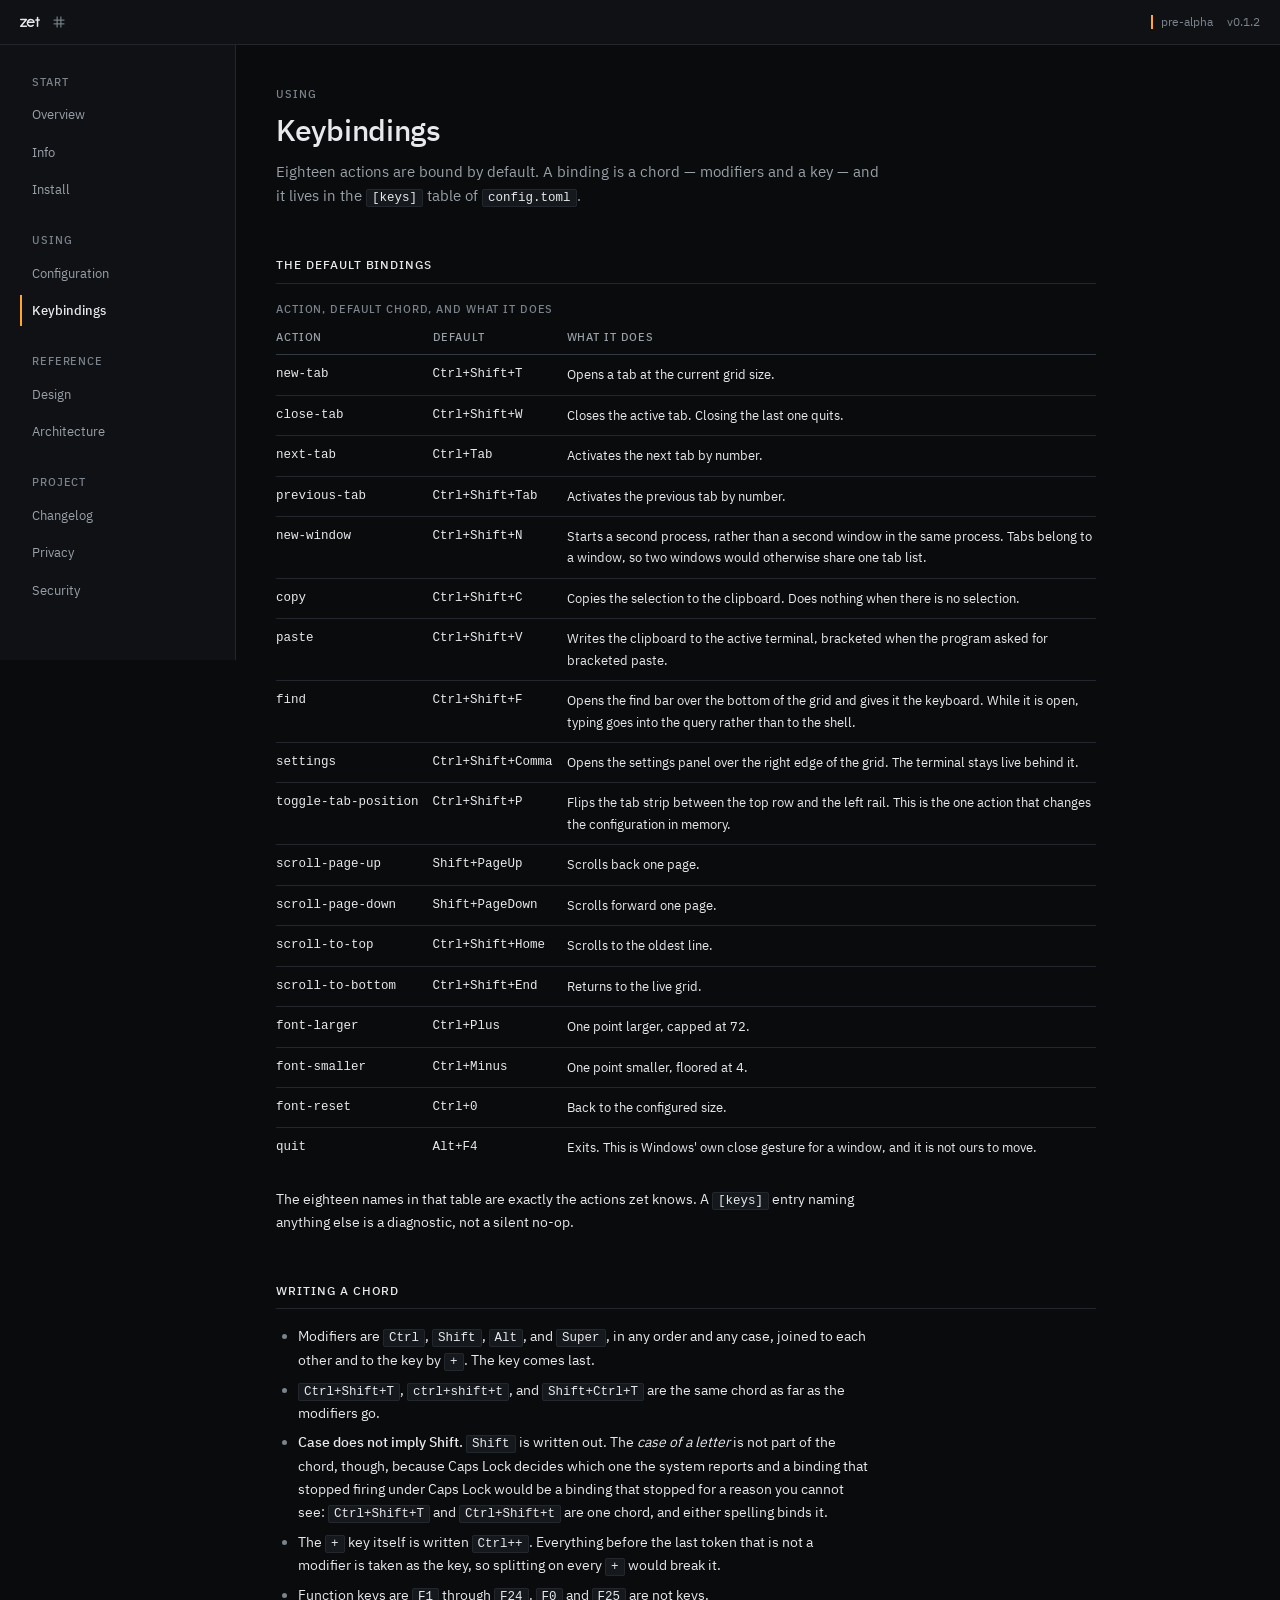
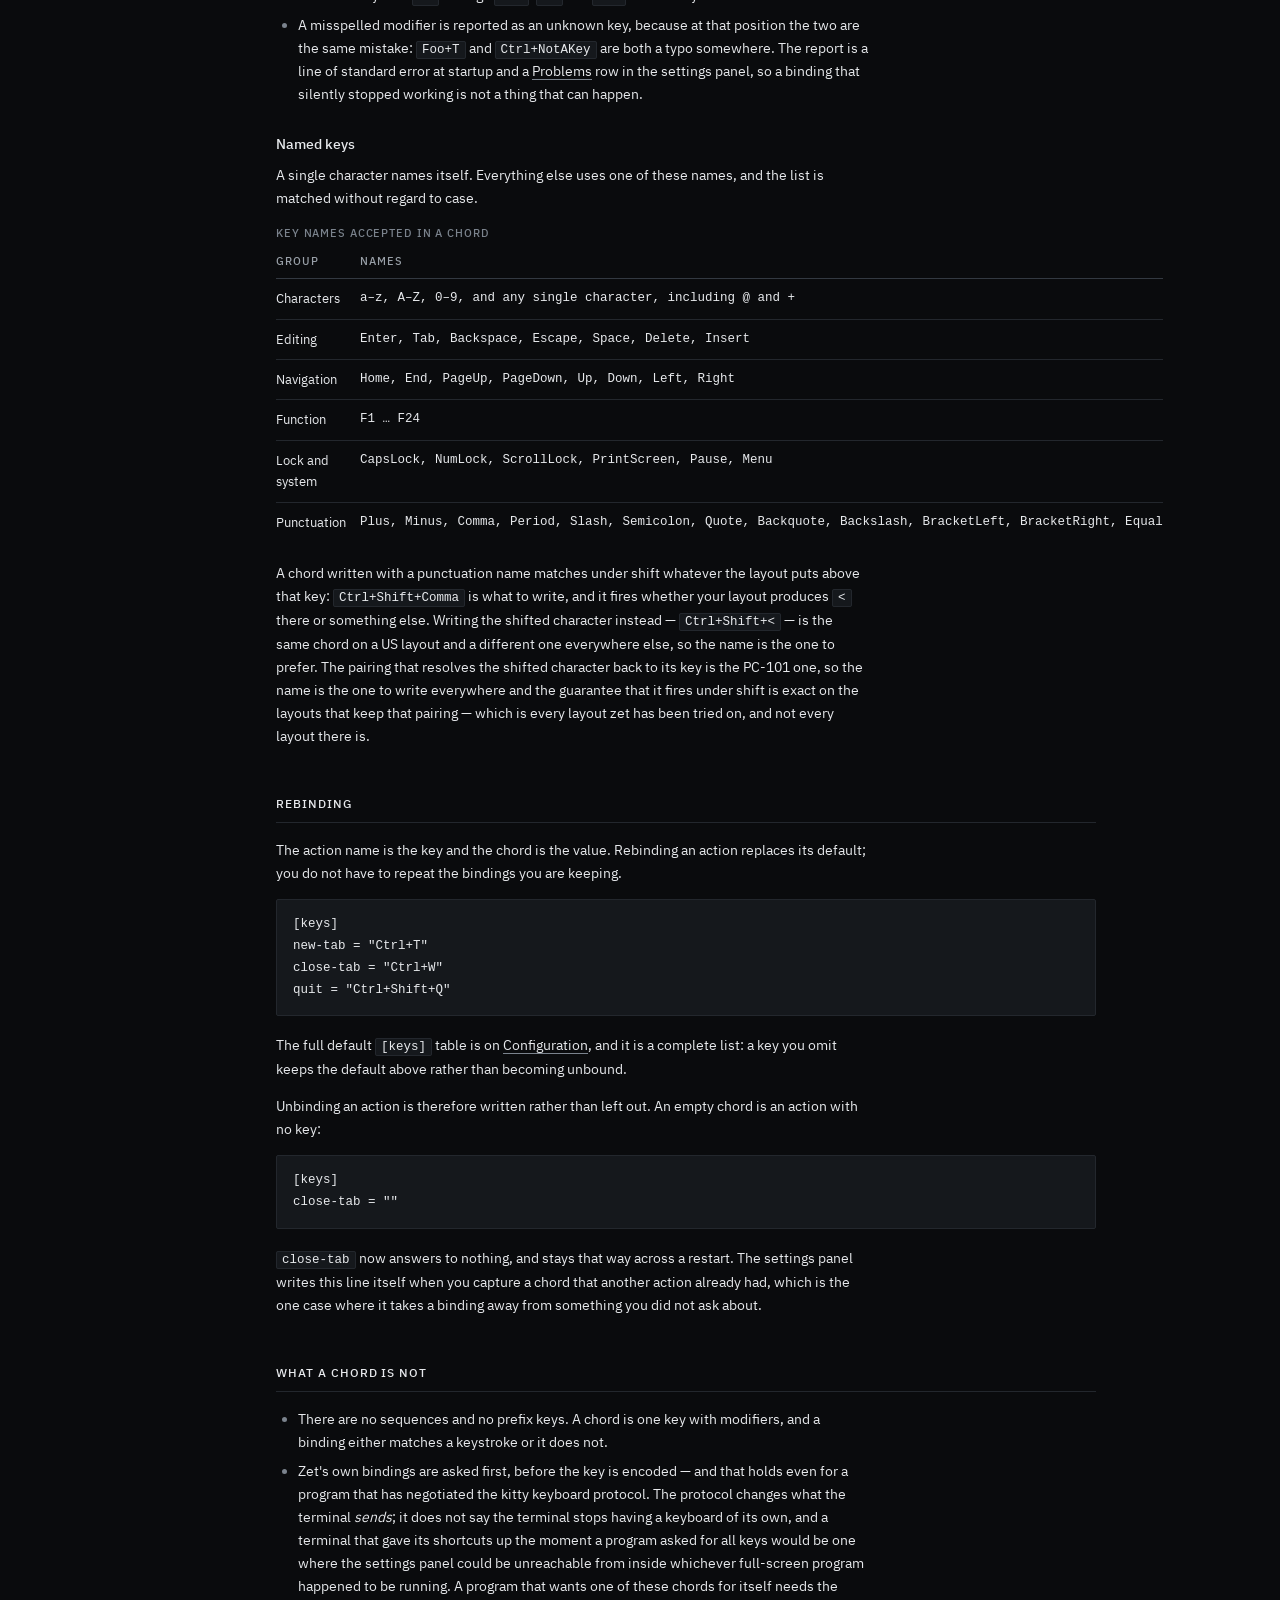
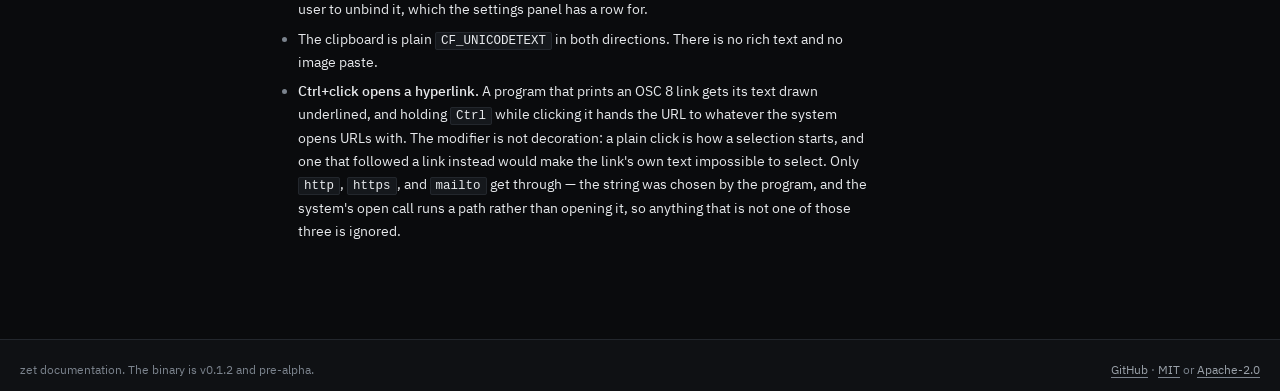
<file: docs/keybindings.html>
<!doctype html>
<html lang="en">
<head>
<meta charset="utf-8">
<meta name="viewport" content="width=device-width, initial-scale=1">
<title>Keybindings — zet</title>
<meta name="description" content="The eighteen default bindings in zet, and the chord syntax behind them.">
<link rel="stylesheet" href="assets/style.css">
<link rel="icon" href="favicon.ico" sizes="48x48">
<link rel="icon" href="assets/icon.svg" type="image/svg+xml">
<link rel="apple-touch-icon" href="assets/icon-180.png">
<meta name="theme-color" content="#0a0b0d">
<meta property="og:type" content="website">
<meta property="og:site_name" content="zet">
<meta property="og:title" content="Keybindings — zet">
<meta property="og:description" content="The eighteen default bindings in zet, and the chord syntax behind them.">
<meta property="og:url" content="https://asterxsk.github.io/zet/keybindings.html">
<meta property="og:image" content="https://asterxsk.github.io/zet/assets/og.png">
<meta name="twitter:card" content="summary_large_image">
</head>
<body>
<a class="skip" href="#main">Skip to content</a>

<header class="topbar">
  <div class="topbar__inner">
    <a class="brand" href="index.html" aria-label="zet documentation">
      <svg class="brand__mark" viewBox="0 0 22 16" aria-hidden="true" focusable="false">
        <path d="M0.8 4.8 H6.8 L0.8 12 H6.8"></path>
        <path d="M7.95 7.8 H15.05 A3.6 3.6 0 1 0 14.05 10.95"></path>
        <path d="M18.7 2.6 V12"></path>
        <path d="M16.9 5.2 H20.5"></path>
      </svg>
      <svg class="brand__hash" viewBox="0 0 16 16" aria-hidden="true" focusable="false">
        <path d="M5.5 1.5 V14.5"></path>
        <path d="M10.5 1.5 V14.5"></path>
        <path d="M1.5 5.5 H14.5"></path>
        <path d="M1.5 10.5 H14.5"></path>
      </svg>
    </a>
    <span class="topbar__meta">
      <span class="topbar__status"><span class="lamp" aria-hidden="true"></span>pre-alpha</span>
      <span class="ver">v0.1.2</span>
    </span>
  </div>
</header>

<div class="shell">
  <nav class="nav" aria-label="Documentation">
    <div class="nav__section">
      <p class="nav__label">Start</p>
      <ul class="nav__list">
        <li><a class="nav__link" href="index.html">Overview</a></li>
        <li><a class="nav__link" href="info.html">Info</a></li>
        <li><a class="nav__link" href="install.html">Install</a></li>
      </ul>
    </div>
    <div class="nav__section">
      <p class="nav__label">Using</p>
      <ul class="nav__list">
        <li><a class="nav__link" href="configuration.html">Configuration</a></li>
        <li><a class="nav__link" href="keybindings.html" aria-current="page">Keybindings</a></li>
      </ul>
    </div>
    <div class="nav__section">
      <p class="nav__label">Reference</p>
      <ul class="nav__list">
        <li><a class="nav__link" href="design.html">Design</a></li>
        <li><a class="nav__link" href="architecture.html">Architecture</a></li>
      </ul>
    </div>
    <div class="nav__section">
      <p class="nav__label">Project</p>
      <ul class="nav__list">
        <li><a class="nav__link" href="changelog.html">Changelog</a></li>
        <li><a class="nav__link" href="privacy.html">Privacy</a></li>
        <li><a class="nav__link" href="security.html">Security</a></li>
      </ul>
    </div>
  </nav>

  <main id="main" class="main">
    <article class="doc">
      <p class="eyebrow">Using</p>
      <h1>Keybindings</h1>
      <p class="lede">Eighteen actions are bound by default. A binding is a chord — modifiers and a
      key — and it lives in the <code>[keys]</code> table of <code>config.toml</code>.</p>

      <h2>The default bindings</h2>

      <table>
        <caption>Action, default chord, and what it does</caption>
        <thead>
          <tr><th scope="col">Action</th><th scope="col">Default</th><th scope="col">What it does</th></tr>
        </thead>
        <tbody>
          <tr><td class="k">new-tab</td><td class="k">Ctrl+Shift+T</td><td>Opens a tab at the current grid size.</td></tr>
          <tr><td class="k">close-tab</td><td class="k">Ctrl+Shift+W</td><td>Closes the active tab. Closing the last one quits.</td></tr>
          <tr><td class="k">next-tab</td><td class="k">Ctrl+Tab</td><td>Activates the next tab by number.</td></tr>
          <tr><td class="k">previous-tab</td><td class="k">Ctrl+Shift+Tab</td><td>Activates the previous tab by number.</td></tr>
          <tr><td class="k">new-window</td><td class="k">Ctrl+Shift+N</td><td>Starts a second process, rather than a second window in the same process. Tabs belong to a window, so two windows would otherwise share one tab list.</td></tr>
          <tr><td class="k">copy</td><td class="k">Ctrl+Shift+C</td><td>Copies the selection to the clipboard. Does nothing when there is no selection.</td></tr>
          <tr><td class="k">paste</td><td class="k">Ctrl+Shift+V</td><td>Writes the clipboard to the active terminal, bracketed when the program asked for bracketed paste.</td></tr>
          <tr><td class="k">find</td><td class="k">Ctrl+Shift+F</td><td>Opens the find bar over the bottom of the grid and gives it the keyboard. While it is open, typing goes into the query rather than to the shell.</td></tr>
          <tr><td class="k">settings</td><td class="k">Ctrl+Shift+Comma</td><td>Opens the settings panel over the right edge of the grid. The terminal stays live behind it.</td></tr>
          <tr><td class="k">toggle-tab-position</td><td class="k">Ctrl+Shift+P</td><td>Flips the tab strip between the top row and the left rail. This is the one action that changes the configuration in memory.</td></tr>
          <tr><td class="k">scroll-page-up</td><td class="k">Shift+PageUp</td><td>Scrolls back one page.</td></tr>
          <tr><td class="k">scroll-page-down</td><td class="k">Shift+PageDown</td><td>Scrolls forward one page.</td></tr>
          <tr><td class="k">scroll-to-top</td><td class="k">Ctrl+Shift+Home</td><td>Scrolls to the oldest line.</td></tr>
          <tr><td class="k">scroll-to-bottom</td><td class="k">Ctrl+Shift+End</td><td>Returns to the live grid.</td></tr>
          <tr><td class="k">font-larger</td><td class="k">Ctrl+Plus</td><td>One point larger, capped at 72.</td></tr>
          <tr><td class="k">font-smaller</td><td class="k">Ctrl+Minus</td><td>One point smaller, floored at 4.</td></tr>
          <tr><td class="k">font-reset</td><td class="k">Ctrl+0</td><td>Back to the configured size.</td></tr>
          <tr><td class="k">quit</td><td class="k">Alt+F4</td><td>Exits. This is Windows' own close gesture for a window, and it is not ours to move.</td></tr>
        </tbody>
      </table>

      <p>The eighteen names in that table are exactly the actions zet knows. A <code>[keys]</code>
      entry naming anything else is a diagnostic, not a silent no-op.</p>

      <h2>Writing a chord</h2>

      <ul>
        <li>Modifiers are <code>Ctrl</code>, <code>Shift</code>, <code>Alt</code>, and
        <code>Super</code>, in any order and any case, joined to each other and to the key by
        <code>+</code>. The key comes last.</li>
        <li><code>Ctrl+Shift+T</code>, <code>ctrl+shift+t</code>, and <code>Shift+Ctrl+T</code> are
        the same chord as far as the modifiers go.</li>
        <li><strong>Case does not imply Shift.</strong> <code>Shift</code> is written out. The
        <em>case of a letter</em> is not part of the chord, though, because Caps Lock decides which
        one the system reports and a binding that stopped firing under Caps Lock would be a binding
        that stopped for a reason you cannot see: <code>Ctrl+Shift+T</code> and
        <code>Ctrl+Shift+t</code> are one chord, and either spelling binds it.</li>
        <li>The <code>+</code> key itself is written <code>Ctrl++</code>. Everything before the last
        token that is not a modifier is taken as the key, so splitting on every <code>+</code>
        would break it.</li>
        <li>Function keys are <code>F1</code> through <code>F24</code>. <code>F0</code> and
        <code>F25</code> are not keys.</li>
        <li>A misspelled modifier is reported as an unknown key, because at that position the two
        are the same mistake: <code>Foo+T</code> and <code>Ctrl+NotAKey</code> are both a typo
        somewhere. The report is a line of standard error at startup and a
        <a href="configuration.html#diagnostics">Problems</a> row in the settings panel, so a
        binding that silently stopped working is not a thing that can happen.</li>
      </ul>

      <h3>Named keys</h3>

      <p>A single character names itself. Everything else uses one of these names, and the list is
      matched without regard to case.</p>

      <table>
        <caption>Key names accepted in a chord</caption>
        <thead>
          <tr><th scope="col">Group</th><th scope="col">Names</th></tr>
        </thead>
        <tbody>
          <tr><td>Characters</td><td class="k">a–z, A–Z, 0–9, and any single character, including @ and +</td></tr>
          <tr><td>Editing</td><td class="k">Enter, Tab, Backspace, Escape, Space, Delete, Insert</td></tr>
          <tr><td>Navigation</td><td class="k">Home, End, PageUp, PageDown, Up, Down, Left, Right</td></tr>
          <tr><td>Function</td><td class="k">F1 … F24</td></tr>
          <tr><td>Lock and system</td><td class="k">CapsLock, NumLock, ScrollLock, PrintScreen, Pause, Menu</td></tr>
          <tr><td>Punctuation</td><td class="k">Plus, Minus, Comma, Period, Slash, Semicolon, Quote, Backquote, Backslash, BracketLeft, BracketRight, Equal</td></tr>
        </tbody>
      </table>

      <p>A chord written with a punctuation name matches under shift whatever the layout puts above
      that key: <code>Ctrl+Shift+Comma</code> is what to write, and it fires whether your layout
      produces <code>&lt;</code> there or something else. Writing the shifted character instead —
      <code>Ctrl+Shift+&lt;</code> — is the same chord on a US layout and a different one everywhere
      else, so the name is the one to prefer. The pairing that resolves the shifted character back
      to its key is the PC-101 one, so the name is the one to write everywhere and the guarantee
      that it fires under shift is exact on the layouts that keep that pairing — which is every
      layout zet has been tried on, and not every layout there is.</p>

      <h2>Rebinding</h2>

      <p>The action name is the key and the chord is the value. Rebinding an action replaces its
      default; you do not have to repeat the bindings you are keeping.</p>

<pre><code>[keys]
new-tab = "Ctrl+T"
close-tab = "Ctrl+W"
quit = "Ctrl+Shift+Q"</code></pre>

      <p>The full default <code>[keys]</code> table is on
      <a href="configuration.html">Configuration</a>, and it is a complete list: a key you omit
      keeps the default above rather than becoming unbound.</p>

      <p>Unbinding an action is therefore written rather than left out. An empty chord is an
      action with no key:</p>

<pre><code>[keys]
close-tab = ""</code></pre>

      <p><code>close-tab</code> now answers to nothing, and stays that way across a restart. The
      settings panel writes this line itself when you capture a chord that another action already
      had, which is the one case where it takes a binding away from something you did not ask
      about.</p>

      <h2>What a chord is not</h2>

      <ul>
        <li>There are no sequences and no prefix keys. A chord is one key with modifiers, and a
        binding either matches a keystroke or it does not.</li>
        <li>Zet's own bindings are asked first, before the key is encoded — and that holds even for a
        program that has negotiated the kitty keyboard protocol. The protocol changes what the
        terminal <em>sends</em>; it does not say the terminal stops having a keyboard of its own, and
        a terminal that gave its shortcuts up the moment a program asked for all keys would be one
        where the settings panel could be unreachable from inside whichever full-screen program
        happened to be running. A program that wants one of these chords for itself needs the user to
        unbind it, which the settings panel has a row for.</li>
        <li>The clipboard is plain <code>CF_UNICODETEXT</code> in both directions. There is no rich
        text and no image paste.</li>
        <li><strong>Ctrl+click opens a hyperlink.</strong> A program that prints an OSC 8 link gets
        its text drawn underlined, and holding <code>Ctrl</code> while clicking it hands the URL to
        whatever the system opens URLs with. The modifier is not decoration: a plain click is how a
        selection starts, and one that followed a link instead would make the link's own text
        impossible to select. Only <code>http</code>, <code>https</code>, and <code>mailto</code>
        get through — the string was chosen by the program, and the system's open call runs a path
        rather than opening it, so anything that is not one of those three is ignored.</li>
      </ul>
    </article>
  </main>
</div>

<footer class="footer">
  <div class="footer__inner">
    <span>zet documentation. The binary is <span class="ver">v0.1.2</span> and pre-alpha.</span>
    <span>
      <a href="https://github.com/asterxsk/zet">GitHub</a> ·
      <a href="https://github.com/asterxsk/zet/blob/main/LICENSE-MIT">MIT</a> or
      <a href="https://github.com/asterxsk/zet/blob/main/LICENSE-APACHE">Apache-2.0</a>
    </span>
  </div>
</footer>
</body>
</html>
</file>
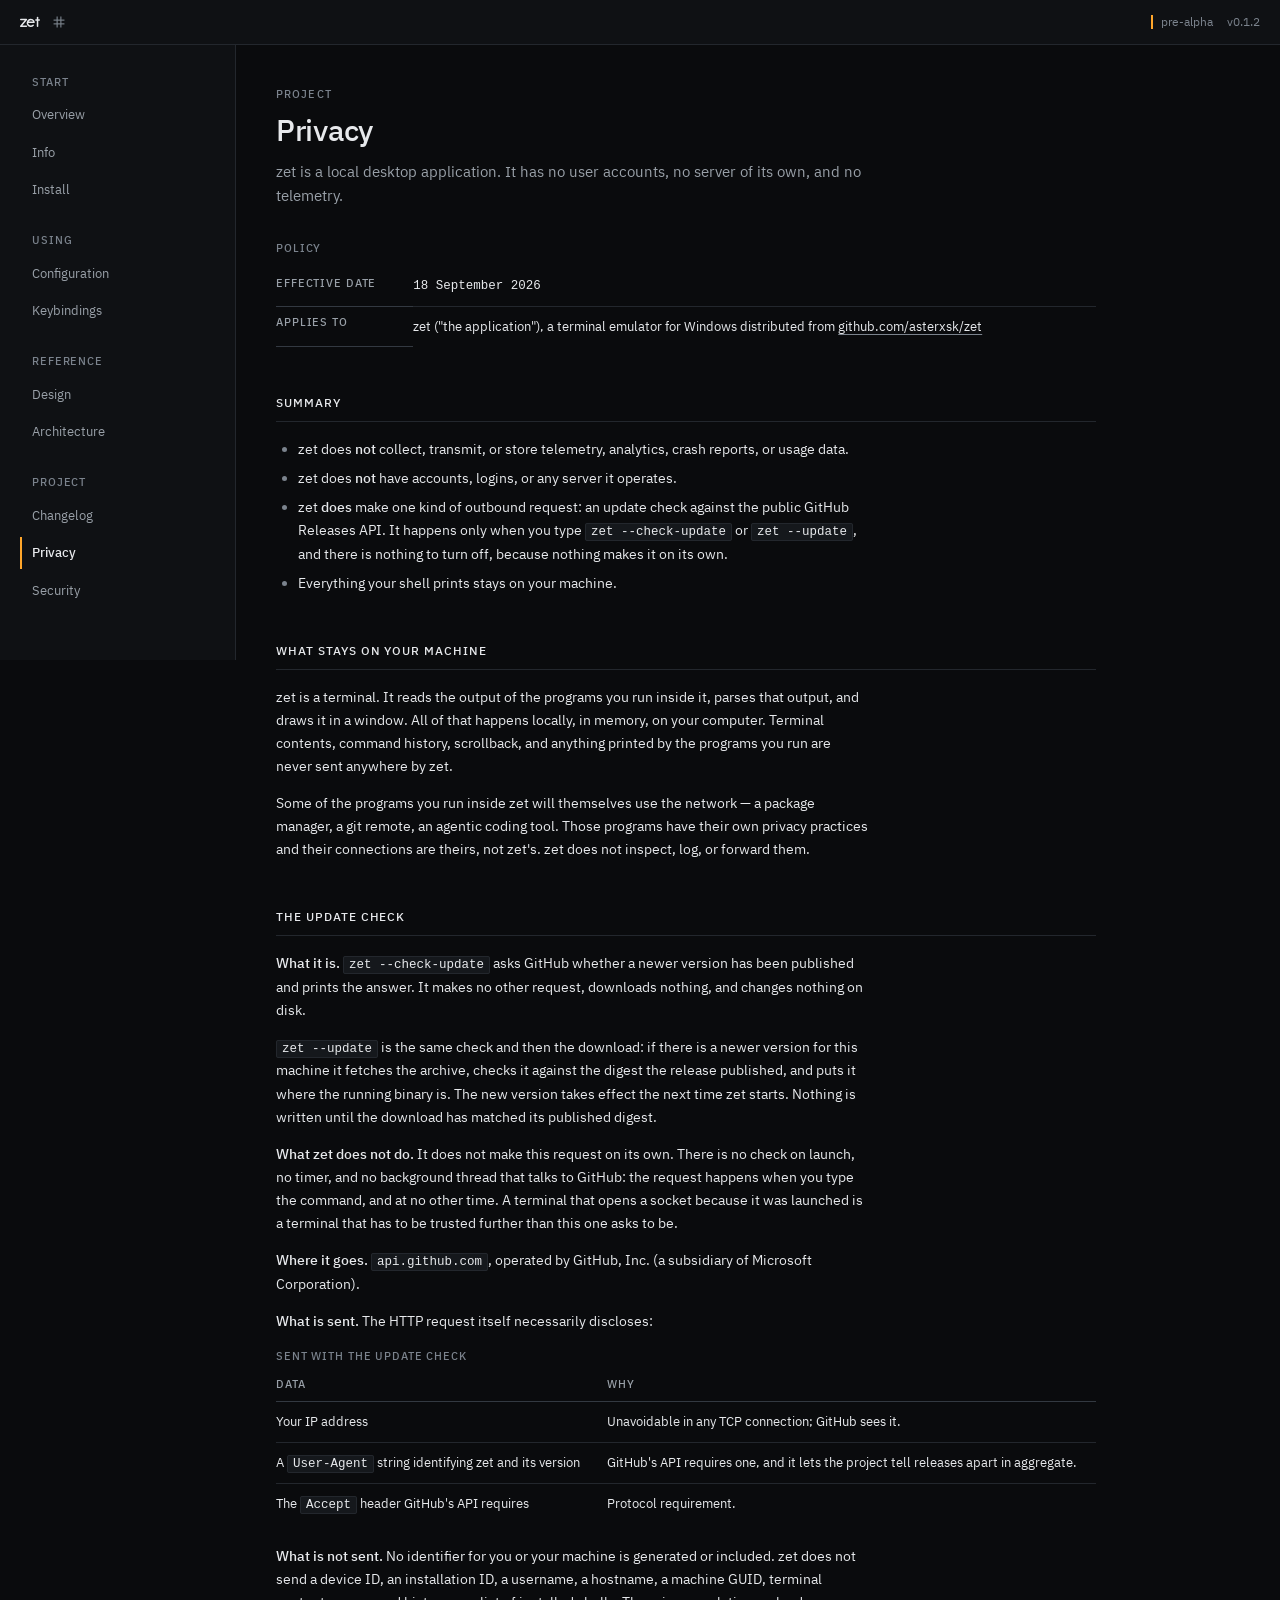
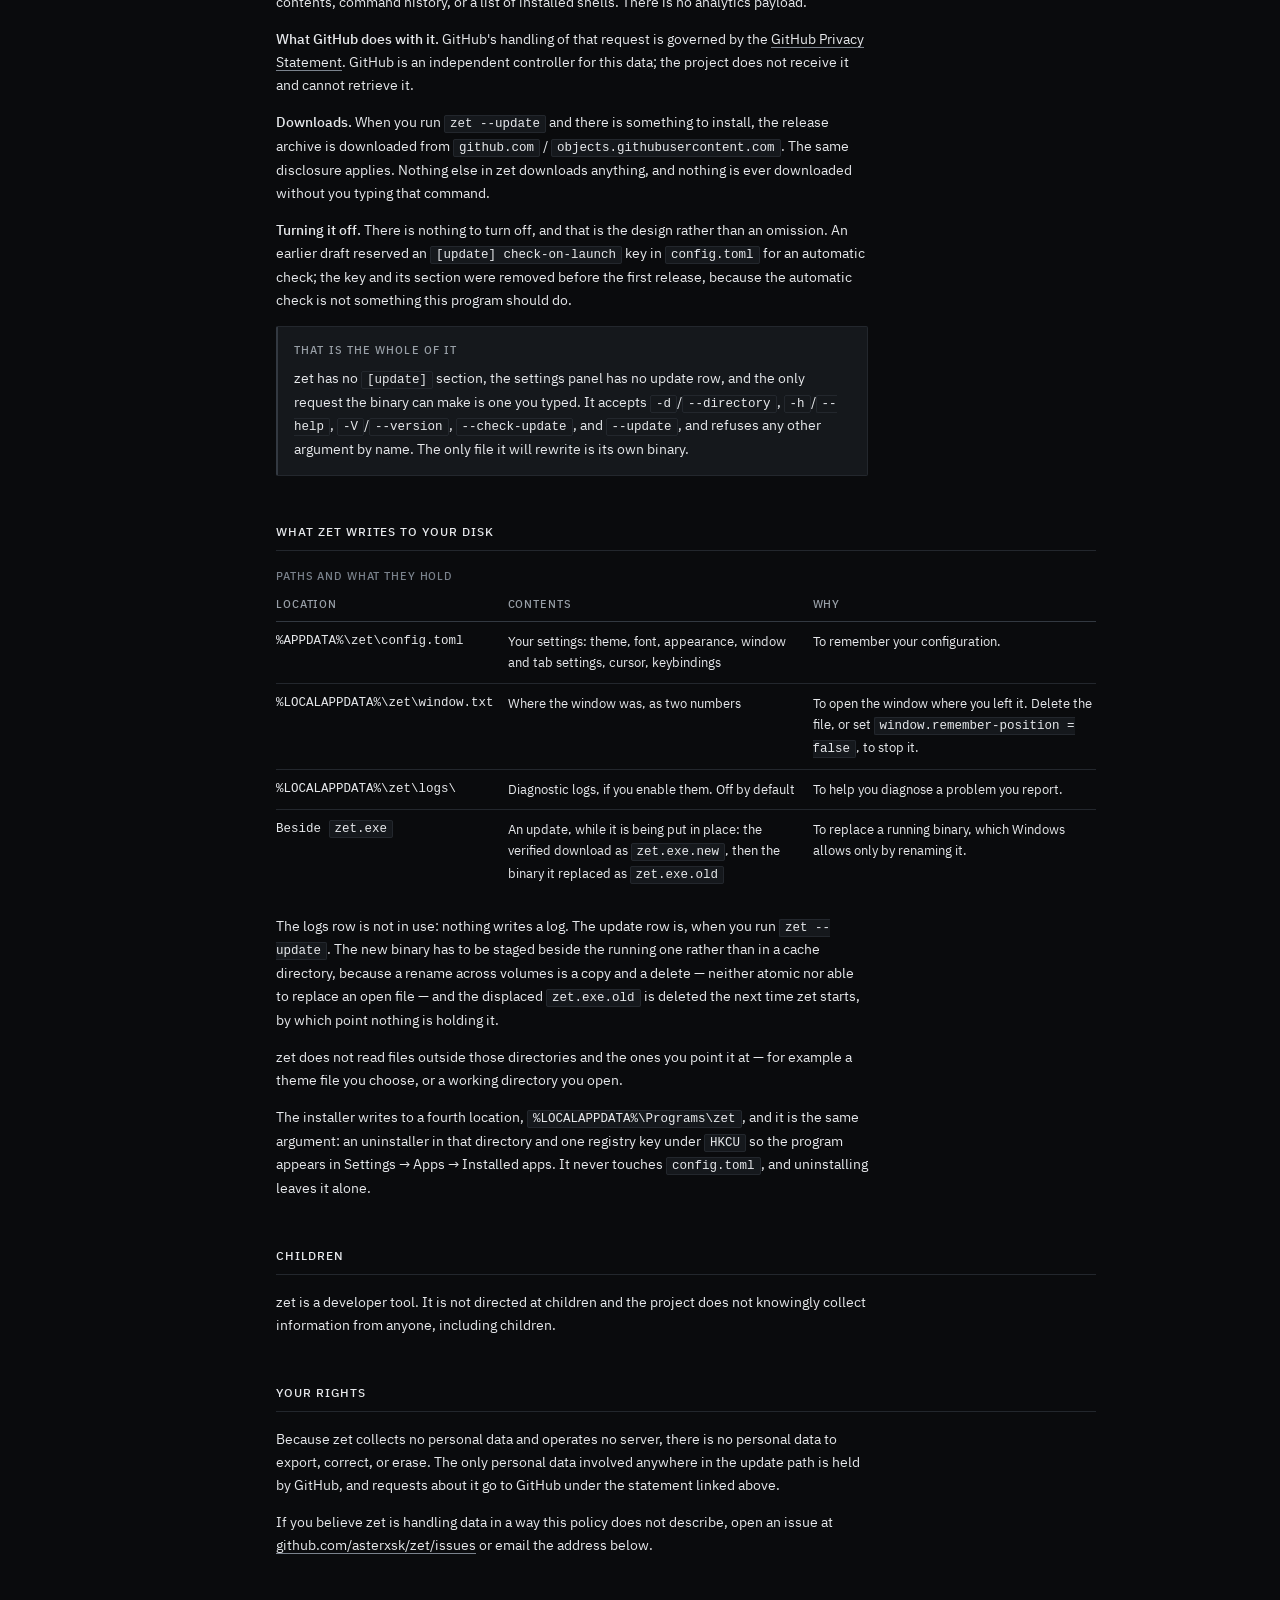
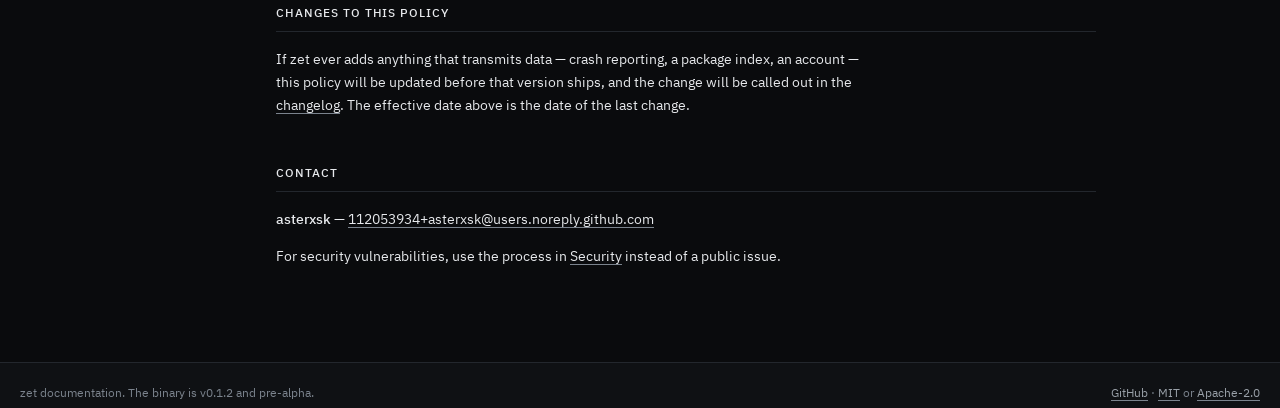
<file: docs/privacy.html>
<!doctype html>
<html lang="en">
<head>
<meta charset="utf-8">
<meta name="viewport" content="width=device-width, initial-scale=1">
<title>Privacy — zet</title>
<meta name="description" content="What zet sends, what it does not, and what it writes to your disk.">
<link rel="stylesheet" href="assets/style.css">
<link rel="icon" href="favicon.ico" sizes="48x48">
<link rel="icon" href="assets/icon.svg" type="image/svg+xml">
<link rel="apple-touch-icon" href="assets/icon-180.png">
<meta name="theme-color" content="#0a0b0d">
<meta property="og:type" content="website">
<meta property="og:site_name" content="zet">
<meta property="og:title" content="Privacy — zet">
<meta property="og:description" content="What zet sends, what it does not, and what it writes to your disk.">
<meta property="og:url" content="https://asterxsk.github.io/zet/privacy.html">
<meta property="og:image" content="https://asterxsk.github.io/zet/assets/og.png">
<meta name="twitter:card" content="summary_large_image">
</head>
<body>
<a class="skip" href="#main">Skip to content</a>

<header class="topbar">
  <div class="topbar__inner">
    <a class="brand" href="index.html" aria-label="zet documentation">
      <svg class="brand__mark" viewBox="0 0 22 16" aria-hidden="true" focusable="false">
        <path d="M0.8 4.8 H6.8 L0.8 12 H6.8"></path>
        <path d="M7.95 7.8 H15.05 A3.6 3.6 0 1 0 14.05 10.95"></path>
        <path d="M18.7 2.6 V12"></path>
        <path d="M16.9 5.2 H20.5"></path>
      </svg>
      <svg class="brand__hash" viewBox="0 0 16 16" aria-hidden="true" focusable="false">
        <path d="M5.5 1.5 V14.5"></path>
        <path d="M10.5 1.5 V14.5"></path>
        <path d="M1.5 5.5 H14.5"></path>
        <path d="M1.5 10.5 H14.5"></path>
      </svg>
    </a>
    <span class="topbar__meta">
      <span class="topbar__status"><span class="lamp" aria-hidden="true"></span>pre-alpha</span>
      <span class="ver">v0.1.2</span>
    </span>
  </div>
</header>

<div class="shell">
  <nav class="nav" aria-label="Documentation">
    <div class="nav__section">
      <p class="nav__label">Start</p>
      <ul class="nav__list">
        <li><a class="nav__link" href="index.html">Overview</a></li>
        <li><a class="nav__link" href="info.html">Info</a></li>
        <li><a class="nav__link" href="install.html">Install</a></li>
      </ul>
    </div>
    <div class="nav__section">
      <p class="nav__label">Using</p>
      <ul class="nav__list">
        <li><a class="nav__link" href="configuration.html">Configuration</a></li>
        <li><a class="nav__link" href="keybindings.html">Keybindings</a></li>
      </ul>
    </div>
    <div class="nav__section">
      <p class="nav__label">Reference</p>
      <ul class="nav__list">
        <li><a class="nav__link" href="design.html">Design</a></li>
        <li><a class="nav__link" href="architecture.html">Architecture</a></li>
      </ul>
    </div>
    <div class="nav__section">
      <p class="nav__label">Project</p>
      <ul class="nav__list">
        <li><a class="nav__link" href="changelog.html">Changelog</a></li>
        <li><a class="nav__link" href="privacy.html" aria-current="page">Privacy</a></li>
        <li><a class="nav__link" href="security.html">Security</a></li>
      </ul>
    </div>
  </nav>

  <main id="main" class="main">
    <article class="doc">
      <p class="eyebrow">Project</p>
      <h1>Privacy</h1>
      <p class="lede">zet is a local desktop application. It has no user accounts, no server of its
      own, and no telemetry.</p>

      <table>
        <caption>Policy</caption>
        <tbody>
          <tr><th scope="row">Effective date</th><td class="k">18 September 2026</td></tr>
          <tr><th scope="row">Applies to</th><td>zet ("the application"), a terminal emulator for Windows distributed from <a href="https://github.com/asterxsk/zet">github.com/asterxsk/zet</a></td></tr>
        </tbody>
      </table>

      <h2>Summary</h2>

      <ul>
        <li>zet does <strong>not</strong> collect, transmit, or store telemetry, analytics, crash
        reports, or usage data.</li>
        <li>zet does <strong>not</strong> have accounts, logins, or any server it operates.</li>
        <li>zet <strong>does</strong> make one kind of outbound request: an update check against the
        public GitHub Releases API. It happens only when you type <code>zet --check-update</code> or
        <code>zet --update</code>, and there is nothing to turn off, because nothing makes it on its
        own.</li>
        <li>Everything your shell prints stays on your machine.</li>
      </ul>

      <h2>What stays on your machine</h2>

      <p>zet is a terminal. It reads the output of the programs you run inside it, parses that output,
      and draws it in a window. All of that happens locally, in memory, on your computer. Terminal
      contents, command history, scrollback, and anything printed by the programs you run are never
      sent anywhere by zet.</p>

      <p>Some of the programs you run inside zet will themselves use the network — a package manager,
      a git remote, an agentic coding tool. Those programs have their own privacy practices and their
      connections are theirs, not zet's. zet does not inspect, log, or forward them.</p>

      <h2>The update check</h2>

      <p><strong>What it is.</strong> <code>zet --check-update</code> asks GitHub whether a newer
      version has been published and prints the answer. It makes no other request, downloads
      nothing, and changes nothing on disk.</p>

      <p><code>zet --update</code> is the same check and then the download: if there is a newer
      version for this machine it fetches the archive, checks it against the digest the release
      published, and puts it where the running binary is. The new version takes effect the next time
      zet starts. Nothing is written until the download has matched its published digest.</p>

      <p><strong>What zet does not do.</strong> It does not make this request on its own. There is
      no check on launch, no timer, and no background thread that talks to GitHub: the request
      happens when you type the command, and at no other time. A terminal that opens a socket
      because it was launched is a terminal that has to be trusted further than this one asks to
      be.</p>

      <p><strong>Where it goes.</strong> <code>api.github.com</code>, operated by GitHub, Inc. (a
      subsidiary of Microsoft Corporation).</p>

      <p><strong>What is sent.</strong> The HTTP request itself necessarily discloses:</p>

      <table>
        <caption>Sent with the update check</caption>
        <thead>
          <tr><th scope="col">Data</th><th scope="col">Why</th></tr>
        </thead>
        <tbody>
          <tr><td>Your IP address</td><td>Unavoidable in any TCP connection; GitHub sees it.</td></tr>
          <tr><td>A <code>User-Agent</code> string identifying zet and its version</td><td>GitHub's API requires one, and it lets the project tell releases apart in aggregate.</td></tr>
          <tr><td>The <code>Accept</code> header GitHub's API requires</td><td>Protocol requirement.</td></tr>
        </tbody>
      </table>

      <p><strong>What is not sent.</strong> No identifier for you or your machine is generated or
      included. zet does not send a device ID, an installation ID, a username, a hostname, a machine
      GUID, terminal contents, command history, or a list of installed shells. There is no analytics
      payload.</p>

      <p><strong>What GitHub does with it.</strong> GitHub's handling of that request is governed by
      the <a href="https://docs.github.com/en/site-policy/privacy-policies/github-privacy-statement">GitHub
      Privacy Statement</a>. GitHub is an independent controller for this data; the project does not
      receive it and cannot retrieve it.</p>

      <p><strong>Downloads.</strong> When you run <code>zet --update</code> and there is something
      to install, the release archive is downloaded from <code>github.com</code> /
      <code>objects.githubusercontent.com</code>. The same disclosure applies. Nothing else in zet
      downloads anything, and nothing is ever downloaded without you typing that command.</p>

      <p><strong>Turning it off.</strong> There is nothing to turn off, and that is the design
      rather than an omission. An earlier draft reserved an <code>[update] check-on-launch</code>
      key in <code>config.toml</code> for an automatic check; the key and its section were removed
      before the first release, because the automatic check is not something this program should
      do.</p>

      <div class="callout callout--note">
        <span class="callout__label">That is the whole of it</span>
        <p>zet has no <code>[update]</code> section, the settings panel has no update row, and the
        only request the binary can make is one you typed. It accepts
        <code>-d</code>/<code>--directory</code>, <code>-h</code>/<code>--help</code>,
        <code>-V</code>/<code>--version</code>, <code>--check-update</code>, and
        <code>--update</code>, and refuses any other argument by name. The only file it will rewrite
        is its own binary.</p>
      </div>

      <h2>What zet writes to your disk</h2>

      <table>
        <caption>Paths and what they hold</caption>
        <thead>
          <tr><th scope="col">Location</th><th scope="col">Contents</th><th scope="col">Why</th></tr>
        </thead>
        <tbody>
          <tr><td class="k">%APPDATA%\zet\config.toml</td><td>Your settings: theme, font, appearance, window and tab settings, cursor, keybindings</td><td>To remember your configuration.</td></tr>
          <tr><td class="k">%LOCALAPPDATA%\zet\window.txt</td><td>Where the window was, as two numbers</td><td>To open the window where you left it. Delete the file, or set <code>window.remember-position = false</code>, to stop it.</td></tr>
          <tr><td class="k">%LOCALAPPDATA%\zet\logs\</td><td>Diagnostic logs, if you enable them. Off by default</td><td>To help you diagnose a problem you report.</td></tr>
          <tr><td class="k">Beside <code>zet.exe</code></td><td>An update, while it is being put in place: the verified download as <code>zet.exe.new</code>, then the binary it replaced as <code>zet.exe.old</code></td><td>To replace a running binary, which Windows allows only by renaming it.</td></tr>
        </tbody>
      </table>

      <p>The logs row is not in use: nothing writes a log. The update row is, when you run
      <code>zet --update</code>. The new binary has to be staged beside the running one rather than
      in a cache directory, because a rename across volumes is a copy and a delete &mdash; neither
      atomic nor able to replace an open file &mdash; and the displaced <code>zet.exe.old</code> is
      deleted the next time zet starts, by which point nothing is holding it.</p>

      <p>zet does not read files outside those directories and the ones you point it at — for example
      a theme file you choose, or a working directory you open.</p>

      <p>The installer writes to a fourth location, <code>%LOCALAPPDATA%\Programs\zet</code>, and it
      is the same argument: an uninstaller in that directory and one registry key under
      <code>HKCU</code> so the program appears in Settings → Apps → Installed apps. It never touches
      <code>config.toml</code>, and uninstalling leaves it alone.</p>

      <h2>Children</h2>

      <p>zet is a developer tool. It is not directed at children and the project does not knowingly
      collect information from anyone, including children.</p>

      <h2>Your rights</h2>

      <p>Because zet collects no personal data and operates no server, there is no personal data to
      export, correct, or erase. The only personal data involved anywhere in the update path is held
      by GitHub, and requests about it go to GitHub under the statement linked above.</p>

      <p>If you believe zet is handling data in a way this policy does not describe, open an issue at
      <a href="https://github.com/asterxsk/zet/issues">github.com/asterxsk/zet/issues</a> or email the
      address below.</p>

      <h2>Changes to this policy</h2>

      <p>If zet ever adds anything that transmits data — crash reporting, a package index, an account
      — this policy will be updated before that version ships, and the change will be called out in
      the <a href="changelog.html">changelog</a>. The effective date above is the date of the last
      change.</p>

      <h2>Contact</h2>

      <p><strong>asterxsk</strong> —
      <a href="mailto:112053934+asterxsk@users.noreply.github.com">112053934+asterxsk@users.noreply.github.com</a></p>

      <p>For security vulnerabilities, use the process in <a href="security.html">Security</a> instead
      of a public issue.</p>
    </article>
  </main>
</div>

<footer class="footer">
  <div class="footer__inner">
    <span>zet documentation. The binary is <span class="ver">v0.1.2</span> and pre-alpha.</span>
    <span>
      <a href="https://github.com/asterxsk/zet">GitHub</a> ·
      <a href="https://github.com/asterxsk/zet/blob/main/LICENSE-MIT">MIT</a> or
      <a href="https://github.com/asterxsk/zet/blob/main/LICENSE-APACHE">Apache-2.0</a>
    </span>
  </div>
</footer>
</body>
</html>
</file>
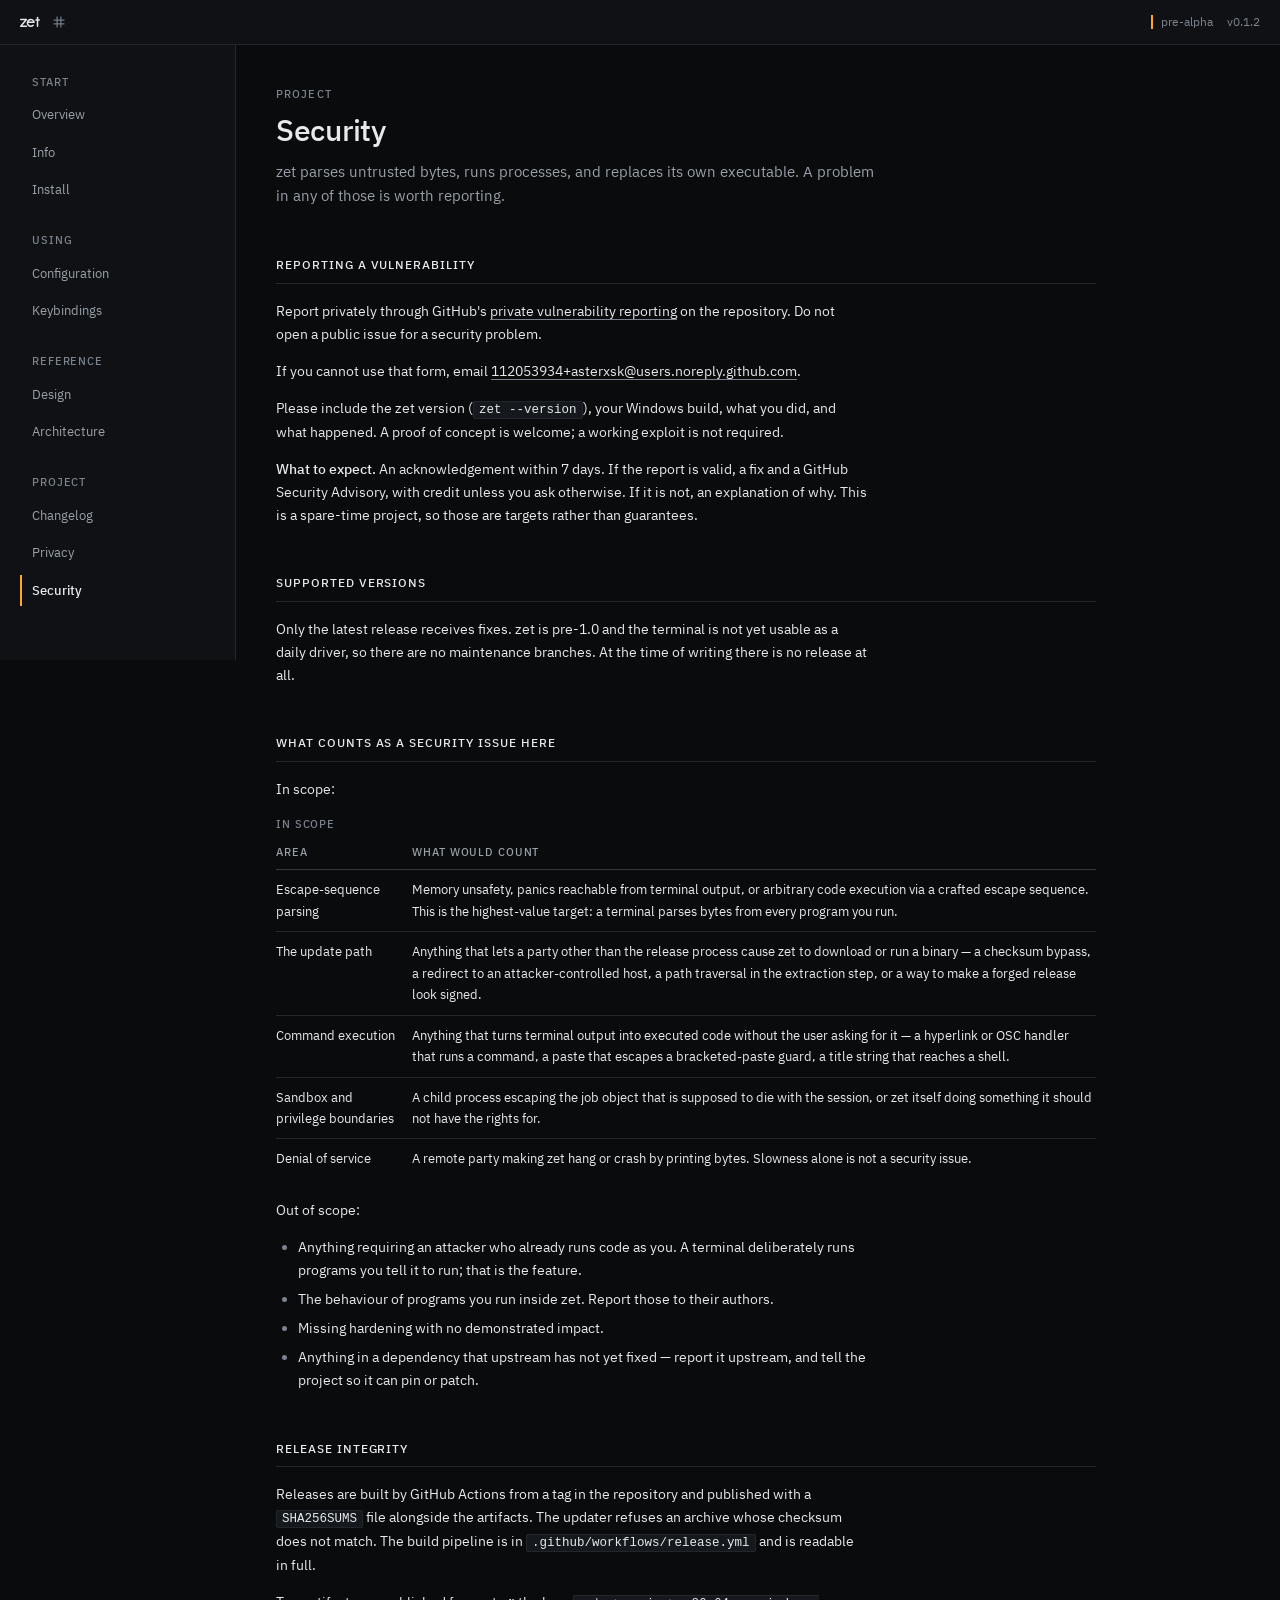
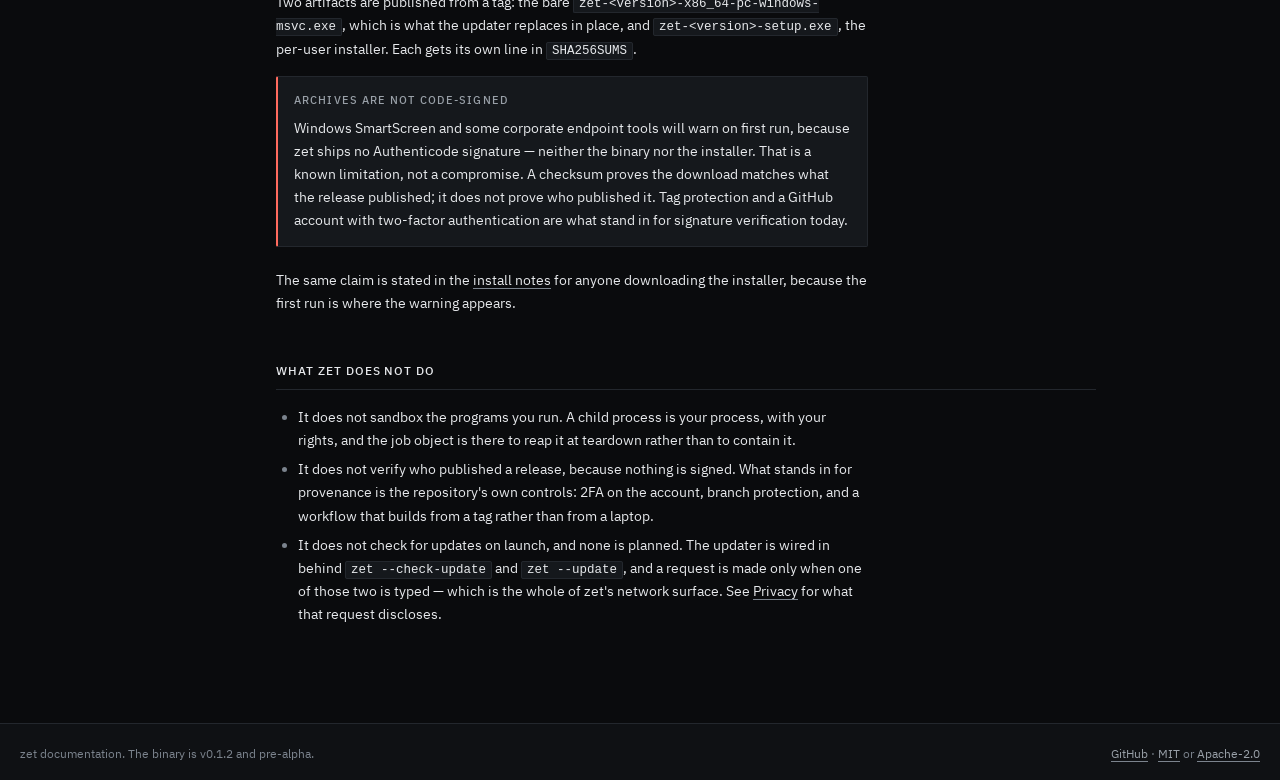
<file: docs/security.html>
<!doctype html>
<html lang="en">
<head>
<meta charset="utf-8">
<meta name="viewport" content="width=device-width, initial-scale=1">
<title>Security — zet</title>
<meta name="description" content="How to report a vulnerability in zet, what is in scope, and what release integrity means here.">
<link rel="stylesheet" href="assets/style.css">
<link rel="icon" href="favicon.ico" sizes="48x48">
<link rel="icon" href="assets/icon.svg" type="image/svg+xml">
<link rel="apple-touch-icon" href="assets/icon-180.png">
<meta name="theme-color" content="#0a0b0d">
<meta property="og:type" content="website">
<meta property="og:site_name" content="zet">
<meta property="og:title" content="Security — zet">
<meta property="og:description" content="How to report a vulnerability in zet, what is in scope, and what release integrity means here.">
<meta property="og:url" content="https://asterxsk.github.io/zet/security.html">
<meta property="og:image" content="https://asterxsk.github.io/zet/assets/og.png">
<meta name="twitter:card" content="summary_large_image">
</head>
<body>
<a class="skip" href="#main">Skip to content</a>

<header class="topbar">
  <div class="topbar__inner">
    <a class="brand" href="index.html" aria-label="zet documentation">
      <svg class="brand__mark" viewBox="0 0 22 16" aria-hidden="true" focusable="false">
        <path d="M0.8 4.8 H6.8 L0.8 12 H6.8"></path>
        <path d="M7.95 7.8 H15.05 A3.6 3.6 0 1 0 14.05 10.95"></path>
        <path d="M18.7 2.6 V12"></path>
        <path d="M16.9 5.2 H20.5"></path>
      </svg>
      <svg class="brand__hash" viewBox="0 0 16 16" aria-hidden="true" focusable="false">
        <path d="M5.5 1.5 V14.5"></path>
        <path d="M10.5 1.5 V14.5"></path>
        <path d="M1.5 5.5 H14.5"></path>
        <path d="M1.5 10.5 H14.5"></path>
      </svg>
    </a>
    <span class="topbar__meta">
      <span class="topbar__status"><span class="lamp" aria-hidden="true"></span>pre-alpha</span>
      <span class="ver">v0.1.2</span>
    </span>
  </div>
</header>

<div class="shell">
  <nav class="nav" aria-label="Documentation">
    <div class="nav__section">
      <p class="nav__label">Start</p>
      <ul class="nav__list">
        <li><a class="nav__link" href="index.html">Overview</a></li>
        <li><a class="nav__link" href="info.html">Info</a></li>
        <li><a class="nav__link" href="install.html">Install</a></li>
      </ul>
    </div>
    <div class="nav__section">
      <p class="nav__label">Using</p>
      <ul class="nav__list">
        <li><a class="nav__link" href="configuration.html">Configuration</a></li>
        <li><a class="nav__link" href="keybindings.html">Keybindings</a></li>
      </ul>
    </div>
    <div class="nav__section">
      <p class="nav__label">Reference</p>
      <ul class="nav__list">
        <li><a class="nav__link" href="design.html">Design</a></li>
        <li><a class="nav__link" href="architecture.html">Architecture</a></li>
      </ul>
    </div>
    <div class="nav__section">
      <p class="nav__label">Project</p>
      <ul class="nav__list">
        <li><a class="nav__link" href="changelog.html">Changelog</a></li>
        <li><a class="nav__link" href="privacy.html">Privacy</a></li>
        <li><a class="nav__link" href="security.html" aria-current="page">Security</a></li>
      </ul>
    </div>
  </nav>

  <main id="main" class="main">
    <article class="doc">
      <p class="eyebrow">Project</p>
      <h1>Security</h1>
      <p class="lede">zet parses untrusted bytes, runs processes, and replaces its own executable. A
      problem in any of those is worth reporting.</p>

      <h2>Reporting a vulnerability</h2>

      <p>Report privately through GitHub's
      <a href="https://github.com/asterxsk/zet/security/advisories/new">private vulnerability
      reporting</a> on the repository. Do not open a public issue for a security problem.</p>

      <p>If you cannot use that form, email
      <a href="mailto:112053934+asterxsk@users.noreply.github.com">112053934+asterxsk@users.noreply.github.com</a>.</p>

      <p>Please include the zet version (<code>zet --version</code>), your Windows build, what you
      did, and what happened. A proof of concept is welcome; a working exploit is not required.</p>

      <p><strong>What to expect.</strong> An acknowledgement within 7 days. If the report is valid, a
      fix and a GitHub Security Advisory, with credit unless you ask otherwise. If it is not, an
      explanation of why. This is a spare-time project, so those are targets rather than
      guarantees.</p>

      <h2>Supported versions</h2>

      <p>Only the latest release receives fixes. zet is pre-1.0 and the terminal is not yet usable as
      a daily driver, so there are no maintenance branches. At the time of writing there is no
      release at all.</p>

      <h2>What counts as a security issue here</h2>

      <p>In scope:</p>

      <table>
        <caption>In scope</caption>
        <thead>
          <tr><th scope="col">Area</th><th scope="col">What would count</th></tr>
        </thead>
        <tbody>
          <tr><td>Escape-sequence parsing</td><td>Memory unsafety, panics reachable from terminal output, or arbitrary code execution via a crafted escape sequence. This is the highest-value target: a terminal parses bytes from every program you run.</td></tr>
          <tr><td>The update path</td><td>Anything that lets a party other than the release process cause zet to download or run a binary — a checksum bypass, a redirect to an attacker-controlled host, a path traversal in the extraction step, or a way to make a forged release look signed.</td></tr>
          <tr><td>Command execution</td><td>Anything that turns terminal output into executed code without the user asking for it — a hyperlink or OSC handler that runs a command, a paste that escapes a bracketed-paste guard, a title string that reaches a shell.</td></tr>
          <tr><td>Sandbox and privilege boundaries</td><td>A child process escaping the job object that is supposed to die with the session, or zet itself doing something it should not have the rights for.</td></tr>
          <tr><td>Denial of service</td><td>A remote party making zet hang or crash by printing bytes. Slowness alone is not a security issue.</td></tr>
        </tbody>
      </table>

      <p>Out of scope:</p>

      <ul>
        <li>Anything requiring an attacker who already runs code as you. A terminal deliberately runs
        programs you tell it to run; that is the feature.</li>
        <li>The behaviour of programs you run inside zet. Report those to their authors.</li>
        <li>Missing hardening with no demonstrated impact.</li>
        <li>Anything in a dependency that upstream has not yet fixed — report it upstream, and tell
        the project so it can pin or patch.</li>
      </ul>

      <h2>Release integrity</h2>

      <p>Releases are built by GitHub Actions from a tag in the repository and published with
      a <code>SHA256SUMS</code> file alongside the artifacts. The updater refuses an archive whose
      checksum does not match. The build pipeline is in
      <code>.github/workflows/release.yml</code> and is readable in full.</p>

      <p>Two artifacts are published from a tag: the bare
      <code>zet-&lt;version&gt;-x86_64-pc-windows-msvc.exe</code>, which is what the updater replaces
      in place, and <code>zet-&lt;version&gt;-setup.exe</code>, the per-user installer. Each gets its
      own line in <code>SHA256SUMS</code>.</p>

      <div class="callout callout--danger">
        <span class="callout__label">Archives are not code-signed</span>
        <p>Windows SmartScreen and some corporate endpoint tools will warn on first run, because zet
        ships no Authenticode signature — neither the binary nor the installer. That is a known
        limitation, not a compromise. A checksum proves the download matches what the release
        published; it does not prove who published it. Tag protection and a GitHub account with
        two-factor authentication are what stand in for signature verification today.</p>
      </div>

      <p>The same claim is stated in the <a href="install.html">install notes</a> for anyone
      downloading the installer, because the first run is where the warning appears.</p>

      <h2>What zet does not do</h2>

      <ul>
        <li>It does not sandbox the programs you run. A child process is your process, with your
        rights, and the job object is there to reap it at teardown rather than to contain it.</li>
        <li>It does not verify who published a release, because nothing is signed. What stands in
        for provenance is the repository's own controls: 2FA on the account, branch protection, and
        a workflow that builds from a tag rather than from a laptop.</li>
        <li>It does not check for updates on launch, and none is planned. The updater is wired in
        behind <code>zet --check-update</code> and <code>zet --update</code>, and a request is made
        only when one of those two is typed — which is the whole of zet's network surface. See
        <a href="privacy.html">Privacy</a> for what that request discloses.</li>
      </ul>
    </article>
  </main>
</div>

<footer class="footer">
  <div class="footer__inner">
    <span>zet documentation. The binary is <span class="ver">v0.1.2</span> and pre-alpha.</span>
    <span>
      <a href="https://github.com/asterxsk/zet">GitHub</a> ·
      <a href="https://github.com/asterxsk/zet/blob/main/LICENSE-MIT">MIT</a> or
      <a href="https://github.com/asterxsk/zet/blob/main/LICENSE-APACHE">Apache-2.0</a>
    </span>
  </div>
</footer>
</body>
</html>
</file>
<file: docs/assets/style.css>
/* zet documentation — Instrument.
 *
 * Every colour below is a token from DESIGN.md's chrome palette, and the only
 * depth mechanism is `hairline` on a one-step surface change. `signal` is a lamp:
 * it marks the active nav item, the focus ring, and the status callout, and it
 * never fills an area with text on it.
 */

@font-face {
  font-family: "IBM Plex Sans";
  src: url("fonts/IBMPlexSans-Regular.ttf") format("truetype");
  font-weight: 400;
  font-style: normal;
  font-display: swap;
}

@font-face {
  font-family: "IBM Plex Sans";
  src: url("fonts/IBMPlexSans-Medium.ttf") format("truetype");
  font-weight: 500;
  font-style: normal;
  font-display: swap;
}

:root {
  --ground: #0a0b0d;
  --surface: #0f1114;
  --surface-raised: #15181c;
  --hairline: #23272d;
  --hairline-strong: #333941;
  --ink: #e7e9ec;
  --ink-mid: #99a0a8;
  --ink-dim: #7b838d;
  --signal: #ffa62b;
  --signal-dim: #8a5a17;
  --danger: #ff6b5e;
  --ok: #57d9a3;

  --sans: "IBM Plex Sans", system-ui, -apple-system, "Segoe UI", sans-serif;
  --mono: ui-monospace, "Cascadia Mono", Consolas, monospace;

  --topbar: 44px;
  --sidebar: 236px;
  --shell: 1400px;

  --t-body: 14px;
  --t-code: 12.5px;
  --t-hint: 12px;
  --t-label: 11px;
}

*,
*::before,
*::after {
  box-sizing: border-box;
}

html {
  -webkit-text-size-adjust: 100%;
}

body {
  margin: 0;
  background: var(--ground);
  color: var(--ink);
  font-family: var(--sans);
  font-size: var(--t-body);
  font-weight: 400;
  line-height: 1.65;
  /* Numbers are the interface. They line up everywhere, always. */
  font-variant-numeric: tabular-nums;
  -webkit-font-smoothing: antialiased;
  text-rendering: optimizeLegibility;
}

::selection {
  background: rgba(255, 166, 43, 0.2);
}

:focus-visible {
  outline: 2px solid var(--signal);
  outline-offset: 1px;
}

/* The underline is the whole affordance: link text is `ink`, the same as the prose
 * around it. It is therefore a graphical object rather than decoration, and it has to
 * clear 3:1 against what it sits on. `ink-dim` measures 5.13:1 on `ground` and 4.93:1
 * on `surface`. `hairline-strong` would have been the on-brand line, and it measures
 * 1.6:1, which is a link nobody can see. */
a {
  color: var(--ink);
  text-decoration-color: var(--ink-dim);
  text-decoration-thickness: 1px;
  text-underline-offset: 3px;
}

a:hover {
  color: var(--ink);
  /* Signal at rest: the indicator previews on hover, as DESIGN.md specifies. */
  text-decoration-color: var(--signal-dim);
}

.skip {
  position: absolute;
  left: -9999px;
  top: 0;
}

.skip:focus {
  left: 12px;
  top: 8px;
  z-index: 100;
  padding: 8px 14px;
  background: var(--surface-raised);
  border: 1px solid var(--signal);
  color: var(--ink);
  font-size: var(--t-hint);
  text-decoration: none;
}

.visually-hidden {
  position: absolute;
  width: 1px;
  height: 1px;
  margin: -1px;
  padding: 0;
  overflow: hidden;
  clip: rect(0 0 0 0);
  white-space: nowrap;
  border: 0;
}

/* ---------------------------------------------------------------- topbar */

.topbar {
  position: sticky;
  top: 0;
  z-index: 10;
  background: var(--surface);
  border-bottom: 1px solid var(--hairline);
}

.topbar__inner {
  display: flex;
  align-items: center;
  gap: 16px;
  height: var(--topbar);
  max-width: var(--shell);
  margin: 0 auto;
  padding: 0 20px;
}

.brand {
  display: inline-flex;
  align-items: center;
  gap: 12px;
  text-decoration: none;
  color: var(--ink);
}

.brand__mark {
  height: 15px;
  width: auto;
  display: block;
  fill: none;
  stroke: currentColor;
  stroke-width: 1.6;
  stroke-linecap: round;
  stroke-linejoin: round;
}

.brand__hash {
  height: 12px;
  width: 12px;
  display: block;
  color: var(--ink-dim);
  fill: none;
  stroke: currentColor;
  stroke-width: 1.5;
  stroke-linecap: square;
}

.brand:hover .brand__hash {
  color: var(--ink-mid);
}

.topbar__meta {
  margin-left: auto;
  display: flex;
  align-items: center;
  gap: 14px;
  font-size: var(--t-hint);
  color: var(--ink-dim);
}

/* The lamp. 2px wide, and it is the only place signal appears at any size. */
.lamp {
  display: inline-block;
  width: 2px;
  height: 14px;
  background: var(--signal);
  vertical-align: -2px;
}

.topbar__status {
  display: inline-flex;
  align-items: center;
  gap: 8px;
}

.ver {
  font-variant-numeric: tabular-nums;
}

/* ---------------------------------------------------------------- layout */

.shell {
  display: grid;
  grid-template-columns: var(--sidebar) minmax(0, 1fr);
  align-items: start;
  max-width: var(--shell);
  margin: 0 auto;
}

.nav {
  position: sticky;
  top: var(--topbar);
  max-height: calc(100vh - var(--topbar));
  overflow-y: auto;
  padding: 28px 20px 48px;
  background: var(--surface);
  border-right: 1px solid var(--hairline);
}

.nav__section + .nav__section {
  margin-top: 26px;
}

.nav__label {
  margin: 0 0 8px;
  padding-left: 12px;
  font-size: var(--t-label);
  font-weight: 500;
  text-transform: uppercase;
  letter-spacing: 0.08em;
  color: var(--ink-dim);
}

.nav__list {
  margin: 0;
  padding: 0;
  list-style: none;
}

.nav__link {
  display: block;
  padding: 5px 0 5px 10px;
  border-left: 2px solid transparent;
  font-size: 13px;
  color: var(--ink-mid);
  text-decoration: none;
}

.nav__link:hover {
  color: var(--ink);
  /* Signal at rest: the indicator previews, it does not light. */
  border-left-color: var(--signal-dim);
}

.nav__link[aria-current="page"] {
  border-left-color: var(--signal);
  color: var(--ink);
  font-weight: 500;
}

.main {
  min-width: 0;
  padding: 40px 40px 80px;
}

.doc {
  max-width: 820px;
}

/* ---------------------------------------------------------------- type */

.eyebrow {
  margin: 0 0 10px;
  font-size: var(--t-label);
  font-weight: 500;
  text-transform: uppercase;
  letter-spacing: 0.1em;
  color: var(--ink-dim);
}

h1 {
  margin: 0 0 12px;
  font-size: 30px;
  font-weight: 500;
  line-height: 1.15;
  letter-spacing: -0.01em;
}

.lede {
  margin: 0 0 30px;
  max-width: 68ch;
  font-size: 15px;
  color: var(--ink-mid);
}

h2 {
  margin: 46px 0 16px;
  padding-bottom: 8px;
  border-bottom: 1px solid var(--hairline);
  font-size: var(--t-hint);
  font-weight: 500;
  text-transform: uppercase;
  letter-spacing: 0.08em;
  color: var(--ink);
}

h3 {
  margin: 26px 0 8px;
  font-size: 14px;
  font-weight: 500;
  color: var(--ink);
}

h4 {
  margin: 20px 0 6px;
  font-size: 13px;
  font-weight: 500;
  color: var(--ink-mid);
}

p {
  margin: 0 0 14px;
  max-width: 74ch;
}

ul,
ol {
  margin: 0 0 16px;
  padding-left: 22px;
  max-width: 74ch;
}

li {
  margin: 0 0 6px;
}

li::marker {
  color: var(--ink-dim);
}

li > ul,
li > ol {
  margin: 6px 0 0;
}

strong {
  font-weight: 500;
}

hr {
  height: 1px;
  margin: 32px 0;
  border: 0;
  background: var(--hairline);
}

/* ---------------------------------------------------------------- code */

code,
kbd,
pre,
samp {
  font-family: var(--mono);
  font-variant-numeric: tabular-nums;
}

code {
  padding: 1px 5px;
  border: 1px solid var(--hairline);
  border-radius: 2px;
  background: var(--surface-raised);
  font-size: var(--t-code);
  color: var(--ink);
}

pre {
  margin: 0 0 18px;
  padding: 14px 16px;
  border: 1px solid var(--hairline);
  border-radius: 2px;
  background: var(--surface-raised);
  overflow-x: auto;
  font-size: var(--t-code);
  line-height: 1.75;
  color: var(--ink);
  tab-size: 4;
}

pre code {
  padding: 0;
  border: 0;
  background: none;
  font-size: inherit;
  color: inherit;
}

/* The one concession to syntax colour: comments recede, nothing else is tinted. */
.c {
  color: var(--ink-mid);
}

/* ---------------------------------------------------------------- tables */

table {
  width: 100%;
  margin: 0 0 20px;
  border-collapse: collapse;
  font-size: 13px;
  font-variant-numeric: tabular-nums;
}

caption {
  padding-bottom: 10px;
  text-align: left;
  font-size: var(--t-label);
  font-weight: 500;
  text-transform: uppercase;
  letter-spacing: 0.08em;
  color: var(--ink-dim);
}

th {
  padding: 0 14px 8px 0;
  border-bottom: 1px solid var(--hairline-strong);
  text-align: left;
  font-size: var(--t-label);
  font-weight: 500;
  text-transform: uppercase;
  letter-spacing: 0.08em;
  color: var(--ink-mid);
  white-space: nowrap;
}

td {
  padding: 9px 14px 9px 0;
  border-bottom: 1px solid var(--hairline);
  vertical-align: top;
  color: var(--ink);
}

th:last-child,
td:last-child {
  padding-right: 0;
}

tbody tr:last-child td {
  border-bottom: 0;
}

td.k,
th.k {
  font-family: var(--mono);
  font-size: var(--t-code);
  white-space: nowrap;
}

td.num {
  text-align: right;
  white-space: nowrap;
}

/* ---------------------------------------------------------------- swatch */

.swatch {
  display: inline-block;
  width: 14px;
  height: 14px;
  border: 1px solid var(--hairline-strong);
  vertical-align: -2px;
}

/* ---------------------------------------------------------------- callout */

.callout {
  margin: 0 0 22px;
  padding: 14px 16px;
  max-width: 74ch;
  border: 1px solid var(--hairline);
  border-left: 2px solid var(--signal);
  border-radius: 2px;
  background: var(--surface-raised);
}

.callout > :last-child {
  margin-bottom: 0;
}

.callout__label {
  display: block;
  margin: 0 0 8px;
  font-size: var(--t-label);
  font-weight: 500;
  text-transform: uppercase;
  letter-spacing: 0.1em;
  color: var(--ink-mid);
}

.callout--note {
  border-left-color: var(--hairline-strong);
}

.callout--danger {
  border-left-color: var(--danger);
}

/* ---------------------------------------------------------------- hero */

/* Overview only: the intro and the status are one band, so the router below
 * starts where the taller column ends instead of after a full-width stack. The
 * status takes the wider column — it is the long text of the two. */
.hero {
  display: grid;
  grid-template-columns: minmax(0, 1fr) minmax(0, 1.25fr);
  gap: 20px 32px;
  align-items: start;
}

/* Both columns sit in one row: a trailing margin here would be counted once per
 * column rather than once for the band. */
.hero .lede,
.hero .callout {
  margin-bottom: 0;
}

/* ---------------------------------------------------------------- cards */

.grid {
  display: grid;
  grid-template-columns: repeat(auto-fit, minmax(240px, 1fr));
  gap: 1px;
  margin: 0 0 22px;
  border: 1px solid var(--hairline);
  background: var(--hairline);
}

.card {
  display: block;
  padding: 16px;
  background: var(--surface-raised);
  text-decoration: none;
}

.card__title {
  display: block;
  margin-bottom: 4px;
  font-size: 13px;
  font-weight: 500;
  color: var(--ink);
}

.card__body {
  display: block;
  font-size: var(--t-hint);
  color: var(--ink-mid);
}

.card:hover {
  background: var(--surface);
}

.card:hover .card__title {
  text-decoration: underline;
  text-decoration-color: var(--signal-dim);
  text-underline-offset: 3px;
}

/* ---------------------------------------------------------------- footer */

.footer {
  border-top: 1px solid var(--hairline);
  background: var(--surface);
}

.footer__inner {
  display: flex;
  flex-wrap: wrap;
  gap: 8px 24px;
  justify-content: space-between;
  max-width: var(--shell);
  margin: 0 auto;
  padding: 20px;
  font-size: var(--t-hint);
  color: var(--ink-dim);
}

.footer a {
  color: var(--ink-mid);
  text-decoration-color: var(--ink-dim);
}

.footer a:hover {
  color: var(--ink);
  text-decoration-color: var(--signal-dim);
}

/* ---------------------------------------------------------------- narrow */

@media (max-width: 900px) {
  .shell {
    grid-template-columns: minmax(0, 1fr);
  }

  .nav {
    position: static;
    max-height: none;
    overflow: visible;
    padding: 18px 20px 20px;
    border-right: 0;
    border-bottom: 1px solid var(--hairline);
  }

  .nav__section {
    display: flex;
    flex-wrap: wrap;
    align-items: baseline;
    gap: 2px 12px;
  }

  .nav__section + .nav__section {
    margin-top: 12px;
  }

  .nav__label {
    padding-left: 0;
    margin: 0;
  }

  .nav__list {
    display: flex;
    flex-wrap: wrap;
    gap: 2px 14px;
  }

  .nav__link {
    padding-left: 8px;
  }

  .main {
    padding: 28px 20px 60px;
  }

  /* Side by side needs the room the sidebar gives back. */
  .hero {
    grid-template-columns: minmax(0, 1fr);
  }

  h1 {
    font-size: 24px;
  }

  .topbar__meta .ver--pre {
    display: none;
  }
}
</file>
